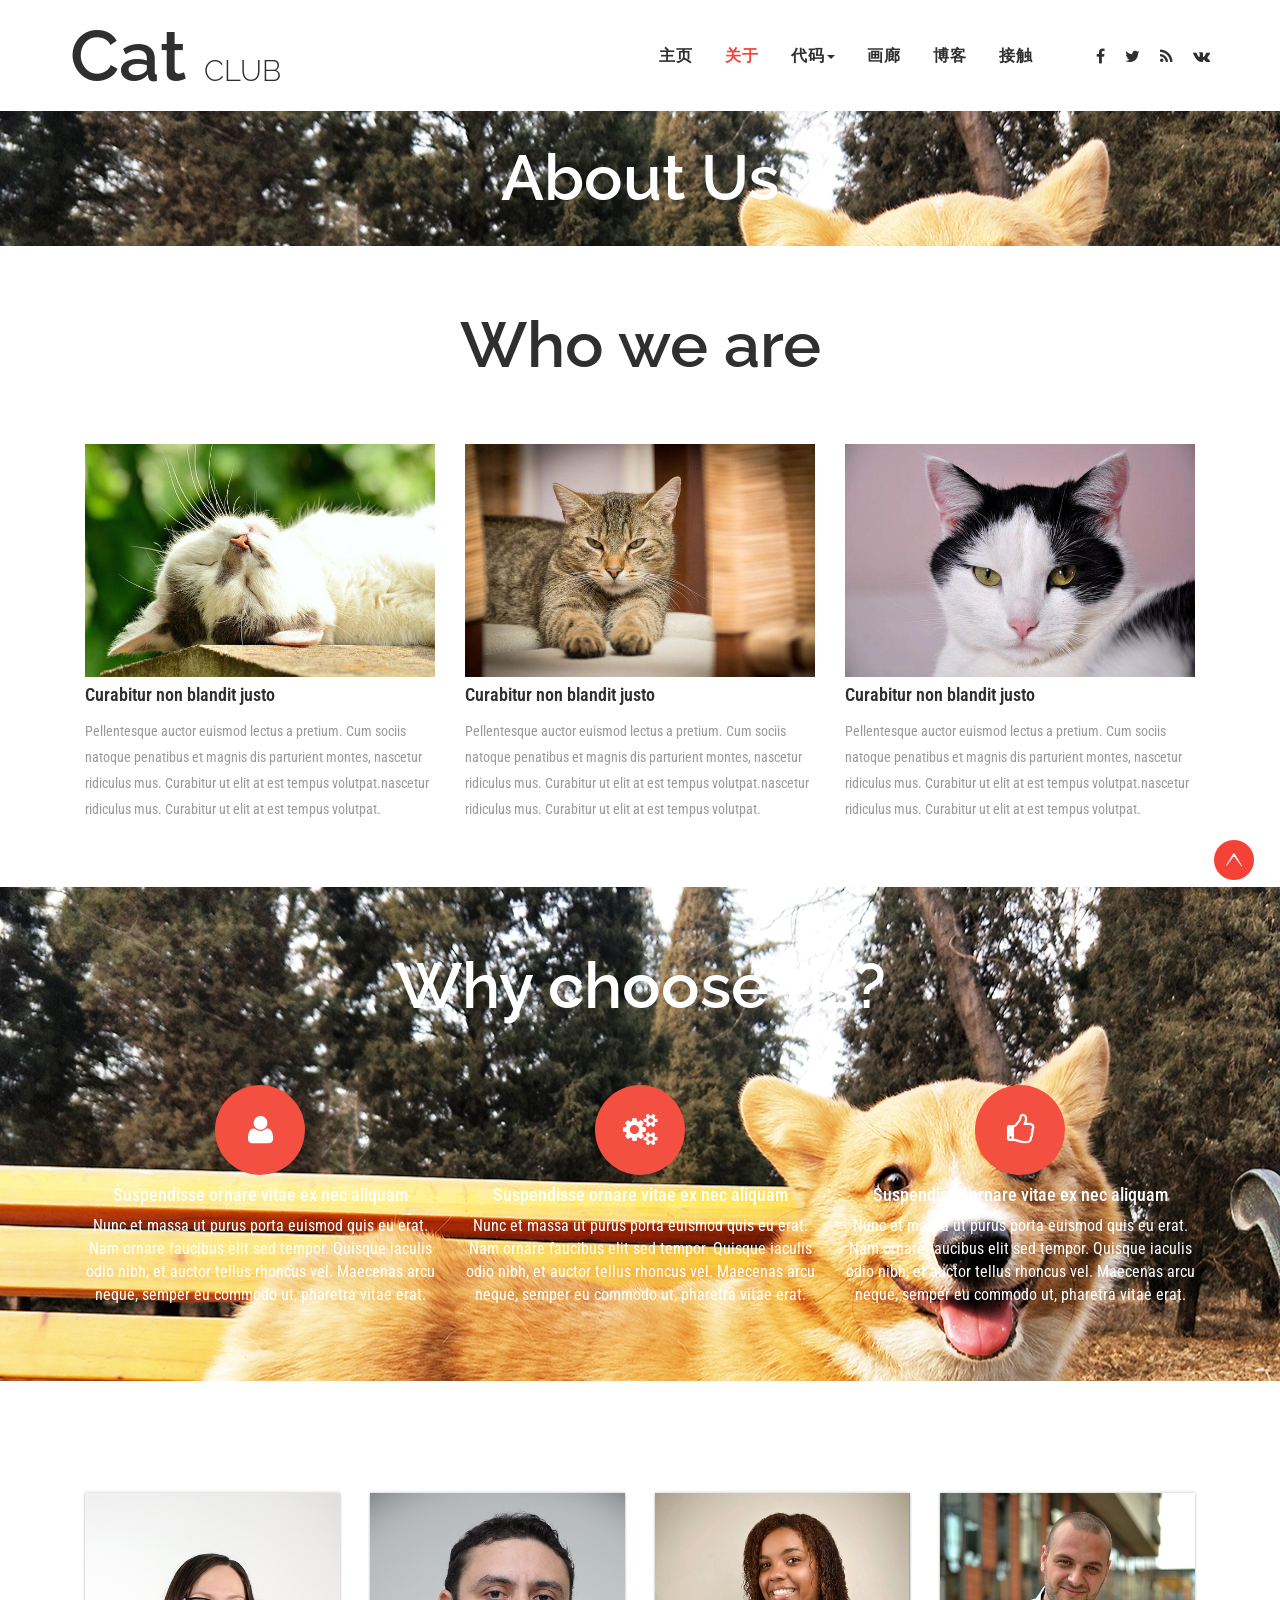
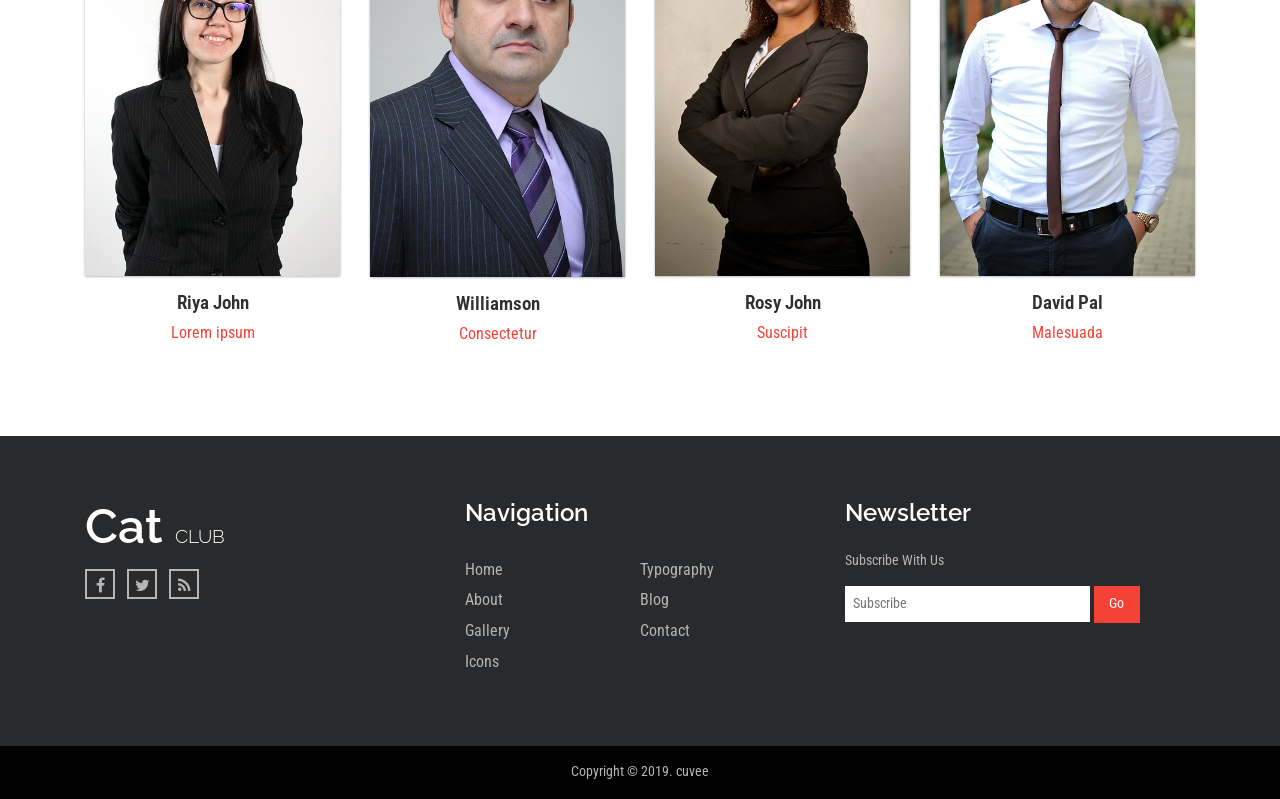
<file: src/main/resources/static/about.html>
<!DOCTYPE html>
<html lang="en">
<head>
<title>About</title>
<meta name="viewport" content="width=device-width, initial-scale=1">
<meta charset="utf-8">
<meta name="keywords" content="" />
<script type="application/x-javascript"> addEventListener("load", function() { setTimeout(hideURLbar, 0); }, false); function hideURLbar(){ window.scrollTo(0,1); } </script>
<!-- bootstrap-css -->
<link href="css/bootstrap.css" rel="stylesheet" type="text/css" media="all" />
<!--// bootstrap-css -->
<!-- css -->
<link rel="stylesheet" href="css/style.css" type="text/css" media="all" />
<!--// css -->
<!-- font-awesome icons -->
<link href="css/font-awesome.css" rel="stylesheet"> 
<!-- //font-awesome icons -->
<!-- font -->
<link href='http://fonts.googleapis.com/css?family=Pacifico' rel='stylesheet' type='text/css'>
<link href="http://fonts.googleapis.com/css?family=Raleway:100,100i,200,200i,300,300i,400,400i,500,500i,600,600i,700,700i,800,800i,900,900i" rel="stylesheet">
<link href='http://fonts.googleapis.com/css?family=Roboto+Condensed:400,700italic,700,400italic,300italic,300' rel='stylesheet' type='text/css'>
<!-- //font -->
<script src="js/jquery-1.11.1.min.js"></script>
<script src="js/bootstrap.js"></script>
<script type="text/javascript">
	jQuery(document).ready(function($) {
		$(".scroll").click(function(event){		
			event.preventDefault();
			$('html,body').animate({scrollTop:$(this.hash).offset().top},1000);
		});
	});
</script> 
<!--[if lt IE 9]>
  <script src="https://oss.maxcdn.com/libs/html5shiv/3.7.0/html5shiv.js"></script>
<![endif]-->
</head>
<body>
	<!-- banner -->
	<div class="banner about-banner">
		<div class="header about-header">
			<div class="container">
				<div class="header-left">
					<div class="w3layouts-logo">
						<h1>
							<a href="index.html">Cat <span>Club</span></a>
						</h1>
					</div>
				</div>
				<div class="header-right">
					<div class="top-nav">
						<nav class="navbar navbar-default">
								<div class="navbar-header">
									<button type="button" class="navbar-toggle collapsed" data-toggle="collapse" data-target="#bs-example-navbar-collapse-1">
										<span class="sr-only">Toggle navigation</span>
										<span class="icon-bar"></span>
										<span class="icon-bar"></span>
										<span class="icon-bar"></span>
									</button>
								</div>
							<!-- Collect the nav links, forms, and other content for toggling -->
							<div class="collapse navbar-collapse" id="bs-example-navbar-collapse-1">
								<ul class="nav navbar-nav">
									<li><a href="index.html">主页</a></li>
									<li><a class="active" href="about.html">关于</a></li>
									<li class=""><a href="#" class="dropdown-toggle hvr-bounce-to-bottom" data-toggle="dropdown" role="button" aria-haspopup="true" aria-expanded="false">代码<span class="caret"></span></a>
										<ul class="dropdown-menu">
											<li><a class="hvr-bounce-to-bottom" href="icons.html">图标</a></li>
											<li><a class="hvr-bounce-to-bottom" href="typography.html">排版</a></li>          
										</ul>
									</li>								
									<li><a href="gallery.html">画廊</a></li>
									<li><a href="blog.html">博客</a></li>
									<li><a href="contact.html">接触</a></li>
								</ul>	
								<div class="clearfix"> </div>
							</div>	
						</nav>		
					</div>
					<div class="agileinfo-social-grids">
						<ul>
							<li><a href="#"><i class="fa fa-facebook"></i></a></li>
							<li><a href="#"><i class="fa fa-twitter"></i></a></li>
							<li><a href="#"><i class="fa fa-rss"></i></a></li>
							<li><a href="#"><i class="fa fa-vk"></i></a></li>
						</ul>
					</div>
					<div class="clearfix"> </div>
				</div>
				<div class="clearfix"> </div>
			</div>
		</div>
		<div class="about-heading">	
			<div class="container">
				<h2>About Us</h2>
			</div>
		</div>
	</div>
	<!-- //banner -->
	<!-- about -->
	<div class="about">
		<!-- about-top -->
		<div class="agileits-about-top">
			<div class="container">
				<div class="agileits-about-top-heading">
					<h3>Who we are</h3>
				</div>
				<div class="agileinfo-top-grids">
					<div class="col-sm-4 wthree-top-grid">
						<img src="images/a1.jpg" alt="" />
						<h4>Curabitur non blandit justo</h4>
						<p>Pellentesque auctor euismod lectus a pretium. Cum sociis natoque penatibus et magnis dis parturient montes, nascetur ridiculus mus. Curabitur ut elit at est tempus volutpat.nascetur ridiculus mus. Curabitur ut elit at est tempus volutpat.</p>
					</div>
					<div class="col-sm-4 wthree-top-grid">
						<img src="images/a2.jpg" alt="" />
						<h4>Curabitur non blandit justo</h4>
						<p>Pellentesque auctor euismod lectus a pretium. Cum sociis natoque penatibus et magnis dis parturient montes, nascetur ridiculus mus. Curabitur ut elit at est tempus volutpat.nascetur ridiculus mus. Curabitur ut elit at est tempus volutpat.</p>
					</div>
					<div class="col-sm-4 wthree-top-grid">
						<img src="images/a3.jpg" alt="" />
						<h4>Curabitur non blandit justo</h4>
						<p>Pellentesque auctor euismod lectus a pretium. Cum sociis natoque penatibus et magnis dis parturient montes, nascetur ridiculus mus. Curabitur ut elit at est tempus volutpat.nascetur ridiculus mus. Curabitur ut elit at est tempus volutpat.</p>
					</div>
					<div class="clearfix"> </div>
				</div>
			</div>
		</div>
		<!-- //about-top -->
		
		<!-- choose -->
		<div class="w3-agileits-choose">
			<div class="container">
				<div class="agileits-about-top-heading agileits-w3layouts-choose-heading">
					<h3>Why choose us?</h3>
				</div>
				<div class="agile-choose-grids">
					<div class="col-sm-4 agile-choose-grid">
						<div class="choose-icon">
							<i class="fa fa-user" aria-hidden="true"></i>
						</div>
						<div class="choose-info">
							<h4>Suspendisse ornare vitae ex nec aliquam</h4>
							<p>Nunc et massa ut purus porta euismod quis eu erat. Nam ornare faucibus elit sed tempor. Quisque iaculis odio nibh, et auctor tellus rhoncus vel. Maecenas arcu neque, semper eu commodo ut, pharetra vitae erat.</p>
						</div>
					</div>
					<div class="col-sm-4 agile-choose-grid">
						<div class="choose-icon">
							<i class="fa fa-cogs" aria-hidden="true"></i>
						</div>
						<div class="choose-info">
							<h4>Suspendisse ornare vitae ex nec aliquam</h4>
							<p>Nunc et massa ut purus porta euismod quis eu erat. Nam ornare faucibus elit sed tempor. Quisque iaculis odio nibh, et auctor tellus rhoncus vel. Maecenas arcu neque, semper eu commodo ut, pharetra vitae erat.</p>
						</div>
					</div>
					<div class="col-sm-4 agile-choose-grid">
						<div class="choose-icon">
							<i class="fa fa-thumbs-o-up" aria-hidden="true"></i>
						</div>
						<div class="choose-info">
							<h4>Suspendisse ornare vitae ex nec aliquam</h4>
							<p>Nunc et massa ut purus porta euismod quis eu erat. Nam ornare faucibus elit sed tempor. Quisque iaculis odio nibh, et auctor tellus rhoncus vel. Maecenas arcu neque, semper eu commodo ut, pharetra vitae erat.</p>
						</div>
					</div>
				</div>	
			</div>
		</div>
		<!-- //choose -->
		<!-- team -->
		<div class="team">
			<div class="container">
				<div class="agile_team_grids">
					<div class="col-md-3 agile_team_grid">
						<div class="agile_team_grid_main">
							<img src="images/t2.jpg" alt=" " class="img-responsive">
							<div class="p-mask">
								<ul class="top-links two">
									<li><a href="#"><i class="fa fa-facebook"></i></a></li>
									<li><a href="#"><i class="fa fa-twitter"></i></a></li>
									<li><a href="#"><i class="fa fa-linkedin"></i></a></li>
									<li><a href="#"><i class="fa fa-google-plus"></i></a></li>
								</ul>
							</div>
						</div>
						<div class="agile_team_grid1">
							<h3>Riya John</h3>
							<p>Lorem ipsum</p>
						</div>
					</div>
					<div class="col-md-3 agile_team_grid">
						<div class="agile_team_grid_main">
							<img src="images/t1.jpg" alt=" " class="img-responsive">
							<div class="p-mask">
								<ul class="top-links two">
									<li><a href="#"><i class="fa fa-facebook"></i></a></li>
									<li><a href="#"><i class="fa fa-twitter"></i></a></li>
									<li><a href="#"><i class="fa fa-linkedin"></i></a></li>
									<li><a href="#"><i class="fa fa-google-plus"></i></a></li>
								</ul>
							</div>
						</div>
						<div class="agile_team_grid1">
							<h3>Williamson </h3>
							<p>Consectetur </p>
						</div>
					</div>
					<div class="col-md-3 agile_team_grid three">
						<div class="agile_team_grid_main">
							<img src="images/t3.jpg" alt=" " class="img-responsive">
							<div class="p-mask">
								<ul class="top-links two">
									<li><a href="#"><i class="fa fa-facebook"></i></a></li>
									<li><a href="#"><i class="fa fa-twitter"></i></a></li>
									<li><a href="#"><i class="fa fa-linkedin"></i></a></li>
									<li><a href="#"><i class="fa fa-google-plus"></i></a></li>
								</ul>
							</div>
						</div>
						<div class="agile_team_grid1">
							<h3>Rosy John</h3>
							<p>Suscipit</p>
						</div>
					</div>
					<div class="col-md-3 agile_team_grid four">
						<div class="agile_team_grid_main">
							<img src="images/t4.jpg" alt=" " class="img-responsive">
							<div class="p-mask">
								<ul class="top-links two">
									<li><a href="#"><i class="fa fa-facebook"></i></a></li>
									<li><a href="#"><i class="fa fa-twitter"></i></a></li>
									<li><a href="#"><i class="fa fa-linkedin"></i></a></li>
									<li><a href="#"><i class="fa fa-google-plus"></i></a></li>
								</ul>
							</div>
						</div>
						<div class="agile_team_grid1">
							<h3>David Pal</h3>
							<p>Malesuada </p>
						</div>
					</div>
					<div class="clearfix"> </div>
				</div>
			</div>
		</div>
		<!-- //team -->
	</div>
	<!-- //about -->
	<!-- footer -->
	<footer>
		<div class="container">
			<div class="agileits-w3layouts-footer-grids">
				<div class="col-md-4 footer-left">
					<h3>
						<a href="index.html">Cat <span>Club</span></a>
					</h3>
					<div class="footer-social-grids">
						<ul>
							<li><a href="#"><i class="fa fa-facebook"></i></a></li>
							<li><a href="#"><i class="fa fa-twitter"></i></a></li>
							<li><a href="#"><i class="fa fa-rss"></i></a></li>
						</ul>
					</div>
				</div>
				<div class="col-md-4 footer-left">
					<h4>Navigation</h4>
					<div class="col-md-6 footer-grid-left">
						<ul>
							<li><a class="active" href="index.html">Home</a></li>
							<li><a href="about.html">About</a></li>								
							<li><a href="gallery.html">Gallery</a></li>
							<li><a href="icons.html">Icons</a></li>
						</ul>
					</div>
					<div class="col-md-6 footer-grid-left">
						<ul>
							<li><a href="typography.html">Typography</a></li>
							<li><a href="blog.html">Blog</a></li>
							<li><a href="contact.html">Contact</a></li>
						</ul>
					</div>
					<div class="clearfix"> </div>
				</div>
				<div class="col-md-4 footer-left">
					<h4>Newsletter</h4>
					<p>Subscribe With Us</p>
					<form action="#" method="post">
						<input type="email" placeholder="Subscribe" name="Subscribe" required="">
						<button class="btn1">Go</button>
					</form>
				</div>
				<div class="clearfix"> </div>
			</div>
		</div>
	</footer>
	<!-- footer -->
	<!-- copyright -->
	<div class="copyright">
		<div class="container">
		<p>Copyright &copy; 2019. cuvee</p>
		</div>
	</div>
	<!-- //copyright -->
	<script src="js/SmoothScroll.min.js"></script>
<script type="text/javascript" src="js/move-top.js"></script>
<script type="text/javascript" src="js/easing.js"></script>
	<!-- here stars scrolling icon -->
	<script type="text/javascript">
		$(document).ready(function() {
			/*
				var defaults = {
				containerID: 'toTop', // fading element id
				containerHoverID: 'toTopHover', // fading element hover id
				scrollSpeed: 1200,
				easingType: 'linear' 
				};
			*/
								
			$().UItoTop({ easingType: 'easeOutQuart' });
								
			});
	</script>
<!-- //here ends scrolling icon -->
</body>	
</html>
</file>
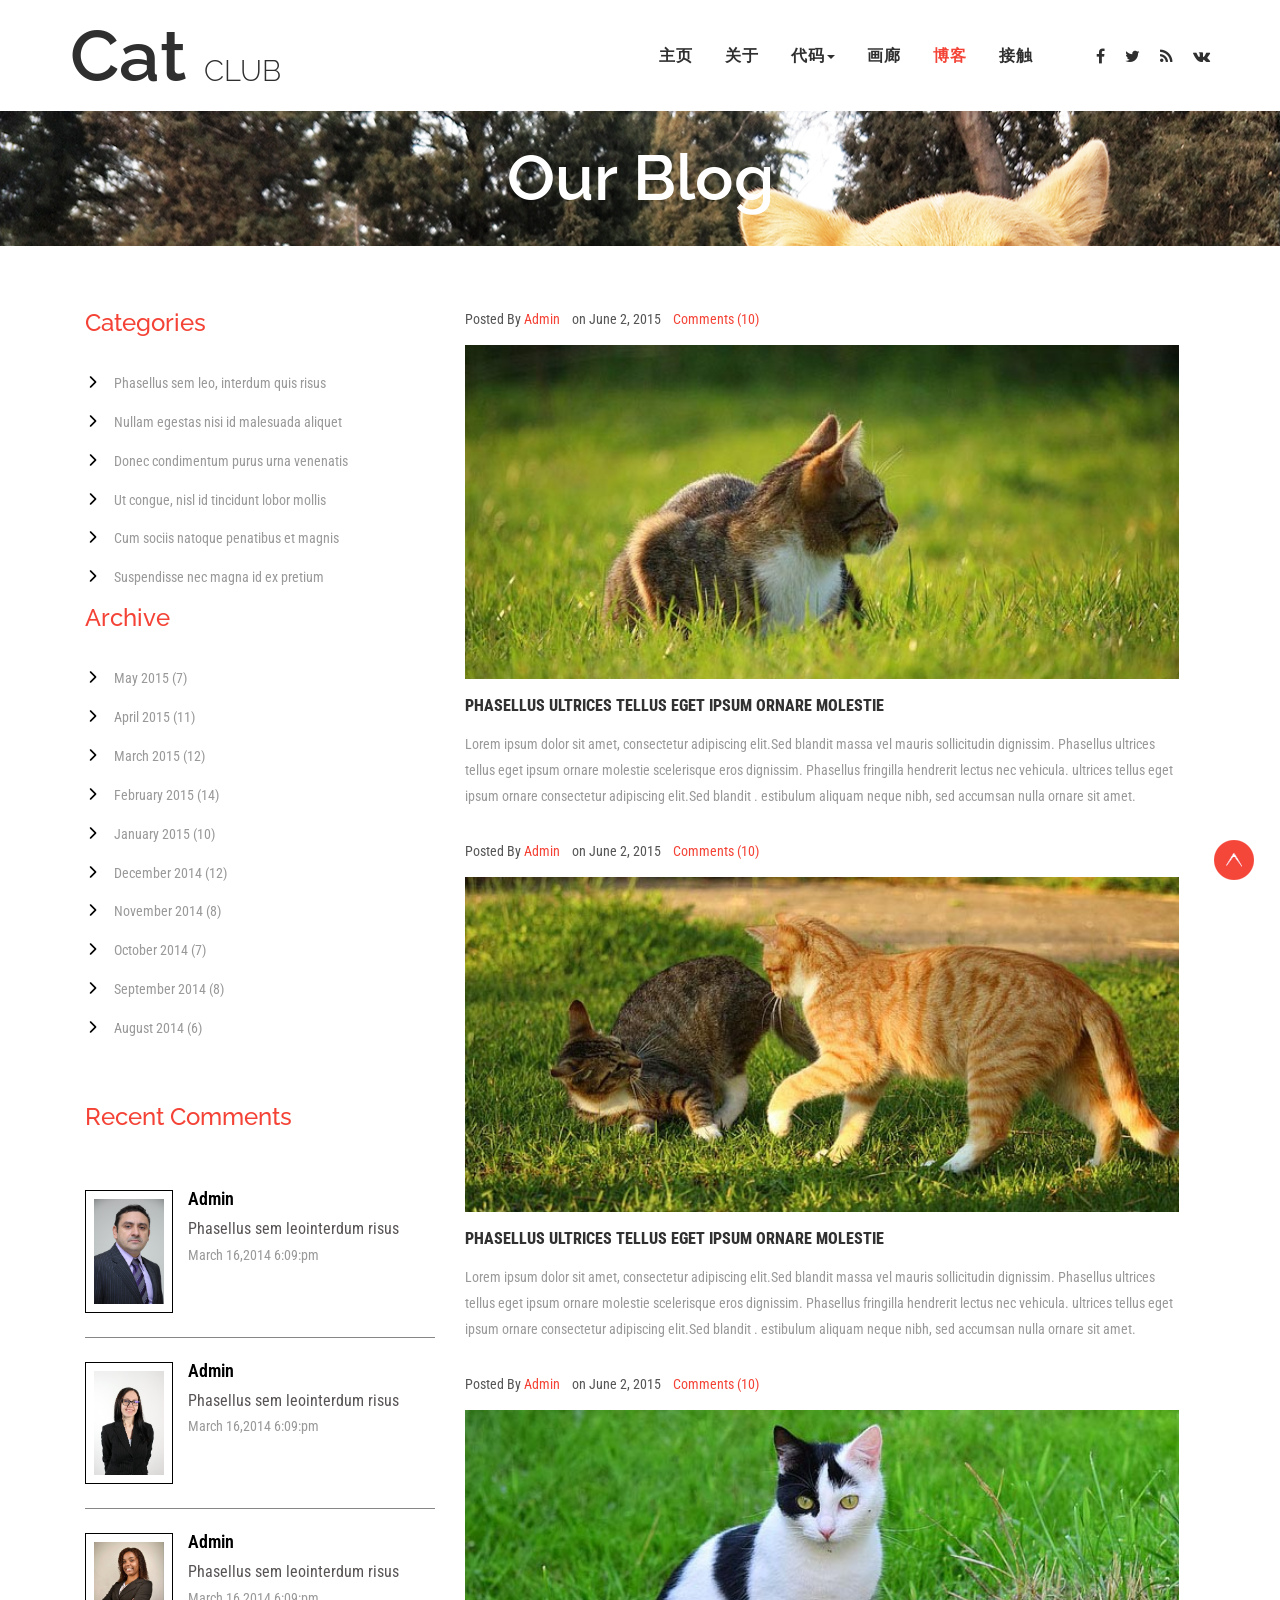
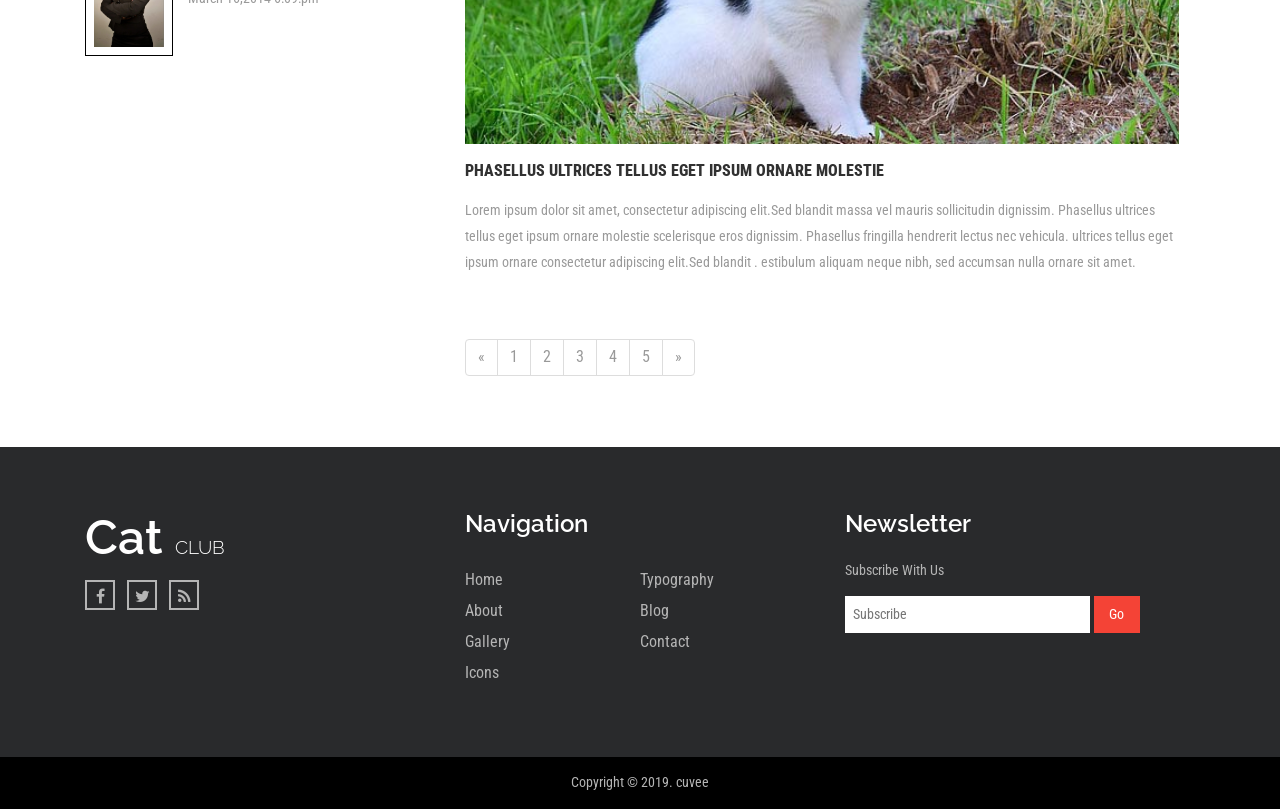
<file: src/main/resources/static/blog.html>
<!DOCTYPE html>
<html lang="en">
<head>
<title>Blog</title>
<meta name="viewport" content="width=device-width, initial-scale=1">
<meta charset="utf-8">
<meta name="keywords" content="" />
<script type="application/x-javascript"> addEventListener("load", function() { setTimeout(hideURLbar, 0); }, false); function hideURLbar(){ window.scrollTo(0,1); } </script>
<!-- bootstrap-css -->
<link href="css/bootstrap.css" rel="stylesheet" type="text/css" media="all" />
<!--// bootstrap-css -->
<!-- css -->
<link rel="stylesheet" href="css/style.css" type="text/css" media="all" />
<!--// css -->
<!-- font-awesome icons -->
<link href="css/font-awesome.css" rel="stylesheet"> 
<!-- //font-awesome icons -->
<!-- font -->
<link href='http://fonts.googleapis.com/css?family=Pacifico' rel='stylesheet' type='text/css'>
<link href="http://fonts.googleapis.com/css?family=Raleway:100,100i,200,200i,300,300i,400,400i,500,500i,600,600i,700,700i,800,800i,900,900i" rel="stylesheet">
<link href='http://fonts.googleapis.com/css?family=Roboto+Condensed:400,700italic,700,400italic,300italic,300' rel='stylesheet' type='text/css'>
<!-- //font -->
<script src="js/jquery-1.11.1.min.js"></script>
<script src="js/bootstrap.js"></script>
<script type="text/javascript">
	jQuery(document).ready(function($) {
		$(".scroll").click(function(event){		
			event.preventDefault();
			$('html,body').animate({scrollTop:$(this.hash).offset().top},1000);
		});
	});
</script> 
<!--[if lt IE 9]>
  <script src="https://oss.maxcdn.com/libs/html5shiv/3.7.0/html5shiv.js"></script>
<![endif]-->
</head>
<body>
	<!-- banner -->
	<div class="banner about-banner">
		<div class="header about-header">
			<div class="container">
				<div class="header-left">
					<div class="w3layouts-logo">
						<h1>
							<a href="index.html">Cat <span>Club</span></a>
						</h1>
					</div>
				</div>
				<div class="header-right">
					<div class="top-nav">
						<nav class="navbar navbar-default">
								<div class="navbar-header">
									<button type="button" class="navbar-toggle collapsed" data-toggle="collapse" data-target="#bs-example-navbar-collapse-1">
										<span class="sr-only">Toggle navigation</span>
										<span class="icon-bar"></span>
										<span class="icon-bar"></span>
										<span class="icon-bar"></span>
									</button>
								</div>
							<!-- Collect the nav links, forms, and other content for toggling -->
							<div class="collapse navbar-collapse" id="bs-example-navbar-collapse-1">
								<ul class="nav navbar-nav">
									<li><a href="index.html">主页</a></li>
									<li><a href="about.html">关于</a></li>
									<li class=""><a href="#" class="dropdown-toggle hvr-bounce-to-bottom" data-toggle="dropdown" role="button" aria-haspopup="true" aria-expanded="false">代码<span class="caret"></span></a>
										<ul class="dropdown-menu">
											<li><a class="hvr-bounce-to-bottom" href="icons.html">图标</a></li>
											<li><a class="hvr-bounce-to-bottom" href="typography.html">排版</a></li>          
										</ul>
									</li>								
									<li><a href="gallery.html">画廊</a></li>
									<li><a class="active" href="blog.html">博客</a></li>
									<li><a href="contact.html">接触</a></li>
								</ul>	
								<div class="clearfix"> </div>
							</div>	
						</nav>		
					</div>
					<div class="agileinfo-social-grids">
						<ul>
							<li><a href="#"><i class="fa fa-facebook"></i></a></li>
							<li><a href="#"><i class="fa fa-twitter"></i></a></li>
							<li><a href="#"><i class="fa fa-rss"></i></a></li>
							<li><a href="#"><i class="fa fa-vk"></i></a></li>
						</ul>
					</div>
					<div class="clearfix"> </div>
				</div>
				<div class="clearfix"> </div>
			</div>
		</div>
		<div class="about-heading">	
			<div class="container">
				<h2>Our Blog</h2>
			</div>
		</div>
	</div>
	<!-- //banner -->
	<!-- blog -->
	<div class="blog">
		<!-- container -->
		<div class="container">
			<div class="blog-top-grids">
				<div class="col-md-8 blog-top-left-grid">
					<div class="left-blog">
						<div class="blog-left">
							<div class="blog-left-left">
								<p>Posted By <a href="#">Admin</a> &nbsp;&nbsp; on June 2, 2015 &nbsp;&nbsp; <a href="#">Comments (10)</a></p>
								<a href="single.html"><img src="images/b1.jpg" alt="" /></a>
							</div>
							<div class="blog-left-right">
								<a href="single.html">Phasellus ultrices tellus eget ipsum ornare molestie </a>
								<p>Lorem ipsum dolor sit amet, consectetur adipiscing elit.Sed blandit massa vel mauris sollicitudin 
								dignissim. Phasellus ultrices tellus eget ipsum ornare molestie scelerisque eros dignissim. Phasellus 
								fringilla hendrerit lectus nec vehicula. ultrices tellus eget ipsum ornare consectetur adipiscing elit.Sed blandit .
								estibulum aliquam neque nibh, sed accumsan nulla ornare sit amet. 
							</p>
							</div>
							<div class="clearfix"> </div>
						</div>
						<div class="blog-left">
							<div class="blog-left-left">
								<p>Posted By <a href="#">Admin</a> &nbsp;&nbsp; on June 2, 2015 &nbsp;&nbsp; <a href="#">Comments (10)</a></p>
								<a href="single.html"><img src="images/b2.jpg" alt="" /></a>
							</div>
							<div class="blog-left-right wow fadeInRight animated animated" data-wow-delay=".5s">
								<a href="single.html">Phasellus ultrices tellus eget ipsum ornare molestie</a>
								<p>Lorem ipsum dolor sit amet, consectetur adipiscing elit.Sed blandit massa vel mauris sollicitudin 
								dignissim. Phasellus ultrices tellus eget ipsum ornare molestie scelerisque eros dignissim. Phasellus 
								fringilla hendrerit lectus nec vehicula. ultrices tellus eget ipsum ornare consectetur adipiscing elit.Sed blandit .
								estibulum aliquam neque nibh, sed accumsan nulla ornare sit amet.
								</p>
							</div>
							<div class="clearfix"> </div>
						</div>
						<div class="blog-left">
							<div class="blog-left-left">
								<p>Posted By <a href="#">Admin</a> &nbsp;&nbsp; on June 2, 2015 &nbsp;&nbsp; <a href="#">Comments (10)</a></p>
								<a href="single.html"><img src="images/b3.jpg" alt="" /></a>
							</div>
							<div class="blog-left-right">
								<a href="single.html">Phasellus ultrices tellus eget ipsum ornare molestie</a>
								<p>Lorem ipsum dolor sit amet, consectetur adipiscing elit.Sed blandit massa vel mauris sollicitudin 
								dignissim. Phasellus ultrices tellus eget ipsum ornare molestie scelerisque eros dignissim. Phasellus 
								fringilla hendrerit lectus nec vehicula. ultrices tellus eget ipsum ornare consectetur adipiscing elit.Sed blandit .
								estibulum aliquam neque nibh, sed accumsan nulla ornare sit amet. 
								</p>
							</div>
							<div class="clearfix"> </div>
						</div>
					</div>
					<nav>
						<ul class="pagination">
							<li>
								<a href="#" aria-label="Previous">
									<span aria-hidden="true">«</span>
								</a>
							</li>
							<li><a href="#">1</a></li>
							<li><a href="#">2</a></li>
							<li><a href="#">3</a></li>
							<li><a href="#">4</a></li>
							<li><a href="#">5</a></li>
							<li>
								<a href="#" aria-label="Next">
									<span aria-hidden="true">»</span>
								</a>
							</li>
						</ul>
					</nav>
				</div>
				<div class="col-md-4 blog-top-right-grid">
					<div class="Categories">
						<h3>Categories</h3>
						<ul>
							<li><a href="#">Phasellus sem leo, interdum quis risus</a></li>
							<li><a href="#">Nullam egestas nisi id malesuada aliquet </a></li>
							<li><a href="#"> Donec condimentum purus urna venenatis</a></li>
							<li><a href="#">Ut congue, nisl id tincidunt lobor mollis</a></li>
							<li><a href="#">Cum sociis natoque penatibus et magnis</a></li>
							<li><a href="#">Suspendisse nec magna id ex pretium</a></li>
						</ul>
					</div>
					<div class="Categories">
						<h3>Archive</h3>
						<ul class="marked-list offs1">
							<li><a href="#">May 2015 (7)</a></li>
							<li><a href="#">April 2015 (11)</a></li>
							<li><a href="#">March 2015 (12)</a></li>
							<li><a href="#">February 2015 (14)</a> </li>
							<li><a href="#">January 2015 (10)</a></li>    
							<li><a href="#">December 2014 (12)</a></li>
							<li><a href="#">November 2014 (8)</a></li>
							<li><a href="#">October 2014 (7)</a> </li>
							<li><a href="#">September 2014 (8)</a></li>
							<li><a href="#">August 2014 (6)</a></li>                          
						</ul>
					</div>
					<div class="comments">
						<h3>Recent Comments</h3>
						<div class="comments-text">
							<div class="col-md-3 comments-left">
								<img src="images/t1.jpg" alt="" />
							</div>
							<div class="col-md-9 comments-right">
								<h5>Admin</h5>
								<a href="#">Phasellus sem leointerdum risus</a> 
								<p>March 16,2014 6:09:pm</p>
							</div>
							<div class="clearfix"> </div>
						</div>
						<div class="comments-text">
							<div class="col-md-3 comments-left">
								<img src="images/t2.jpg" alt="" />
							</div>
							<div class="col-md-9 comments-right">
								<h5>Admin</h5>
								<a href="#">Phasellus sem leointerdum risus</a> 
								<p>March 16,2014 6:09:pm</p>
							</div>
							<div class="clearfix"> </div>
						</div>
						<div class="comments-text">
							<div class="col-md-3 comments-left">
								<img src="images/t3.jpg" alt="" />
							</div>
							<div class="col-md-9 comments-right">
								<h5>Admin</h5>
								<a href="#">Phasellus sem leointerdum risus</a> 
								<p>March 16,2014 6:09:pm</p>
							</div>
							<div class="clearfix"> </div>
						</div>
					</div>
				</div>
				<div class="clearfix"> </div>
			</div>
		</div>
		<!-- //container -->
	</div>
	<!-- //blog -->
	<!-- footer -->
	<footer>
		<div class="container">
			<div class="agileits-w3layouts-footer-grids">
				<div class="col-md-4 footer-left">
					<h3>
						<a href="index.html">Cat <span>Club</span></a>
					</h3>
					<div class="footer-social-grids">
						<ul>
							<li><a href="#"><i class="fa fa-facebook"></i></a></li>
							<li><a href="#"><i class="fa fa-twitter"></i></a></li>
							<li><a href="#"><i class="fa fa-rss"></i></a></li>
						</ul>
					</div>
				</div>
				<div class="col-md-4 footer-left">
					<h4>Navigation</h4>
					<div class="col-md-6 footer-grid-left">
						<ul>
							<li><a class="active" href="index.html">Home</a></li>
							<li><a href="about.html">About</a></li>								
							<li><a href="gallery.html">Gallery</a></li>
							<li><a href="icons.html">Icons</a></li>
						</ul>
					</div>
					<div class="col-md-6 footer-grid-left">
						<ul>
							<li><a href="typography.html">Typography</a></li>
							<li><a href="blog.html">Blog</a></li>
							<li><a href="contact.html">Contact</a></li>
						</ul>
					</div>
					<div class="clearfix"> </div>
				</div>
				<div class="col-md-4 footer-left">
					<h4>Newsletter</h4>
					<p>Subscribe With Us</p>
					<form action="#" method="post">
						<input type="email" placeholder="Subscribe" name="Subscribe" required="">
						<button class="btn1">Go</button>
					</form>
				</div>
				<div class="clearfix"> </div>
			</div>
		</div>
	</footer>
	<!-- footer -->
	<!-- copyright -->
	<div class="copyright">
		<div class="container">
		<p>Copyright &copy; 2019. cuvee</p>
		</div>
	</div>
	<!-- //copyright -->
	<script src="js/SmoothScroll.min.js"></script>
<script type="text/javascript" src="js/move-top.js"></script>
<script type="text/javascript" src="js/easing.js"></script>
	<!-- here stars scrolling icon -->
	<script type="text/javascript">
		$(document).ready(function() {
			/*
				var defaults = {
				containerID: 'toTop', // fading element id
				containerHoverID: 'toTopHover', // fading element hover id
				scrollSpeed: 1200,
				easingType: 'linear' 
				};
			*/
								
			$().UItoTop({ easingType: 'easeOutQuart' });
								
			});
	</script>
<!-- //here ends scrolling icon -->
</body>	
</html>
</file>
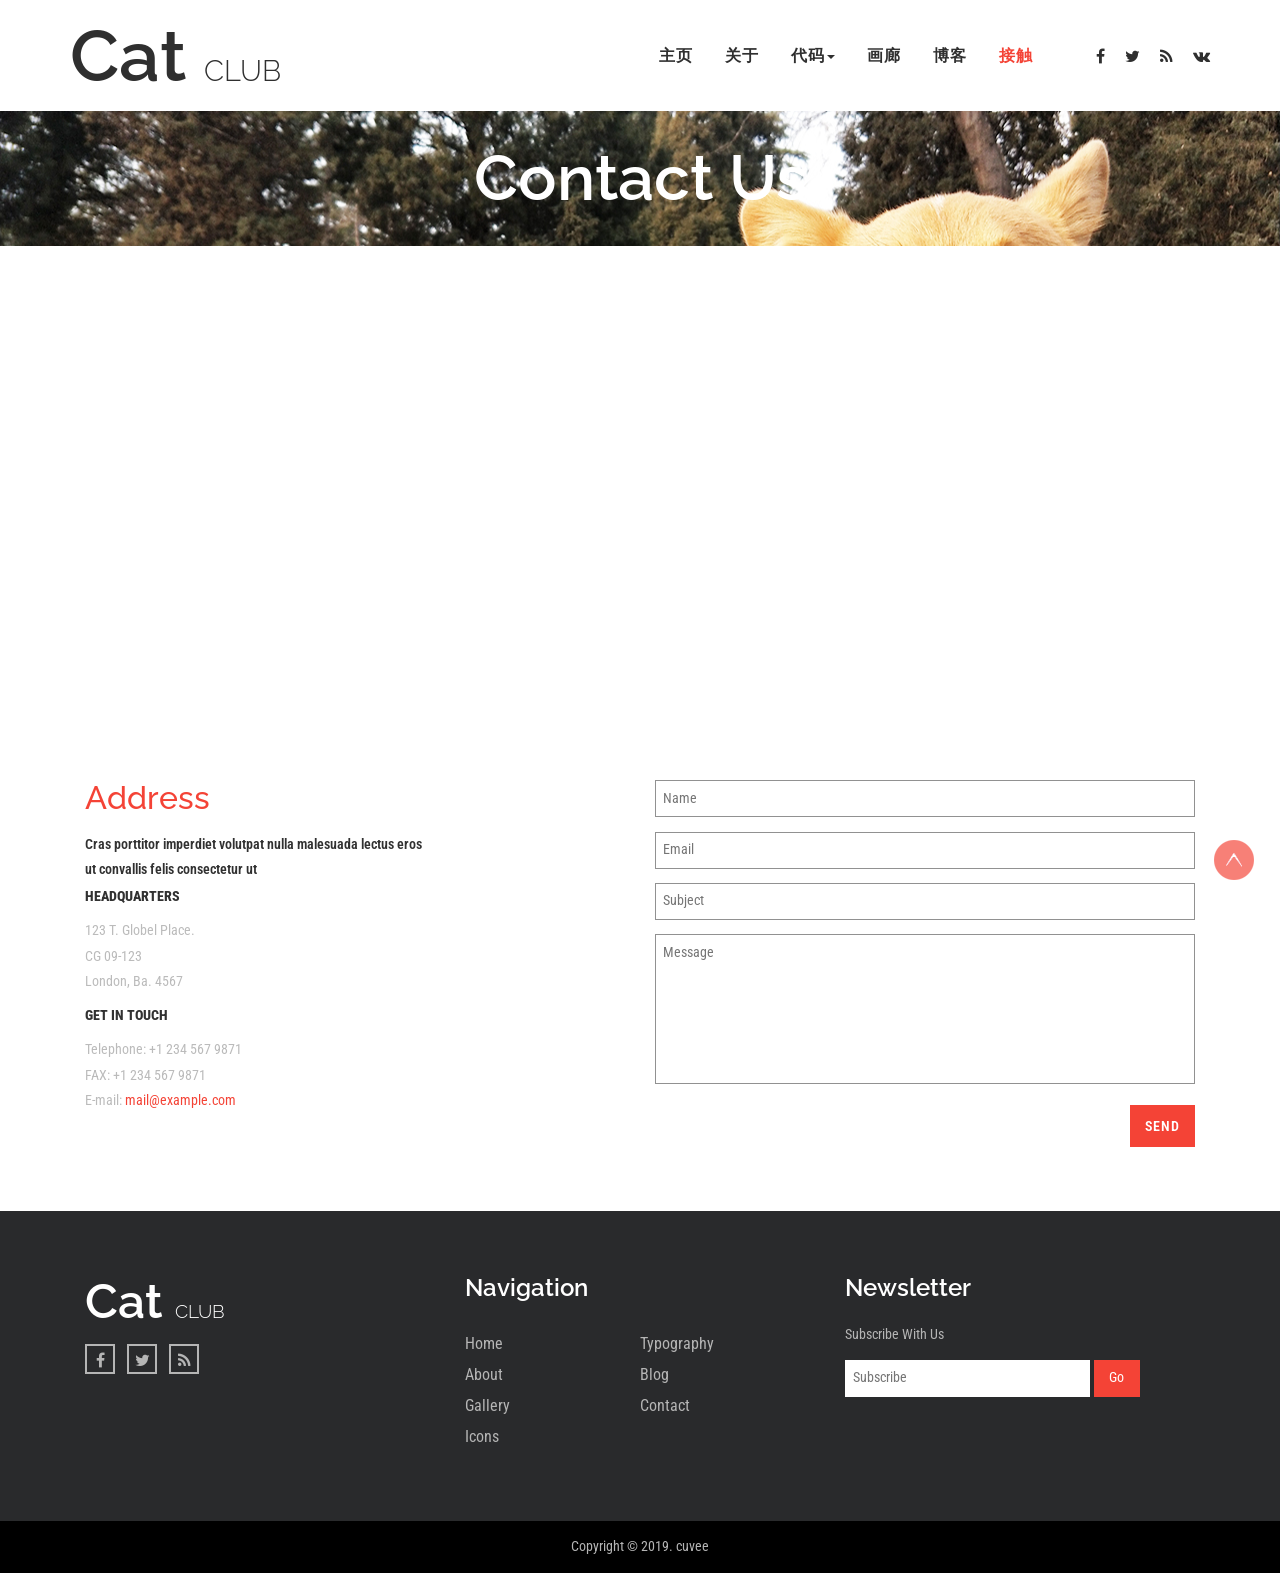
<file: src/main/resources/static/contact.html>
<!DOCTYPE html>
<html lang="en">
<head>
<title>Contact</title>
<meta name="viewport" content="width=device-width, initial-scale=1">
<meta charset="utf-8">
<meta name="keywords" content="" />
<script type="application/x-javascript"> addEventListener("load", function() { setTimeout(hideURLbar, 0); }, false); function hideURLbar(){ window.scrollTo(0,1); } </script>
<!-- bootstrap-css -->
<link href="css/bootstrap.css" rel="stylesheet" type="text/css" media="all" />
<!--// bootstrap-css -->
<!-- css -->
<link rel="stylesheet" href="css/style.css" type="text/css" media="all" />
<!--// css -->
<!-- font-awesome icons -->
<link href="css/font-awesome.css" rel="stylesheet"> 
<!-- //font-awesome icons -->
<!-- font -->
<link href='http://fonts.googleapis.com/css?family=Pacifico' rel='stylesheet' type='text/css'>
<link href="http://fonts.googleapis.com/css?family=Raleway:100,100i,200,200i,300,300i,400,400i,500,500i,600,600i,700,700i,800,800i,900,900i" rel="stylesheet">
<link href='http://fonts.googleapis.com/css?family=Roboto+Condensed:400,700italic,700,400italic,300italic,300' rel='stylesheet' type='text/css'>
<!-- //font -->
<script src="js/jquery-1.11.1.min.js"></script>
<script src="js/bootstrap.js"></script>
<script type="text/javascript">
	jQuery(document).ready(function($) {
		$(".scroll").click(function(event){		
			event.preventDefault();
			$('html,body').animate({scrollTop:$(this.hash).offset().top},1000);
		});
	});
</script> 
<!--[if lt IE 9]>
  <script src="https://oss.maxcdn.com/libs/html5shiv/3.7.0/html5shiv.js"></script>
<![endif]-->
</head>
<body>
	<!-- banner -->
	<div class="banner about-banner">
		<div class="header about-header">
			<div class="container">
				<div class="header-left">
					<div class="w3layouts-logo">
						<h1>
							<a href="index.html">Cat <span>Club</span></a>
						</h1>
					</div>
				</div>
				<div class="header-right">
					<div class="top-nav">
						<nav class="navbar navbar-default">
								<div class="navbar-header">
									<button type="button" class="navbar-toggle collapsed" data-toggle="collapse" data-target="#bs-example-navbar-collapse-1">
										<span class="sr-only">Toggle navigation</span>
										<span class="icon-bar"></span>
										<span class="icon-bar"></span>
										<span class="icon-bar"></span>
									</button>
								</div>
							<!-- Collect the nav links, forms, and other content for toggling -->
							<div class="collapse navbar-collapse" id="bs-example-navbar-collapse-1">
								<ul class="nav navbar-nav">
									<li><a href="index.html">主页</a></li>
									<li><a href="about.html">关于</a></li>
									<li class=""><a href="#" class="dropdown-toggle hvr-bounce-to-bottom" data-toggle="dropdown" role="button" aria-haspopup="true" aria-expanded="false">代码<span class="caret"></span></a>
										<ul class="dropdown-menu">
											<li><a class="hvr-bounce-to-bottom" href="icons.html">图标</a></li>
											<li><a class="hvr-bounce-to-bottom" href="typography.html">排版</a></li>          
										</ul>
									</li>								
									<li><a href="gallery.html">画廊</a></li>
									<li><a href="blog.html">博客</a></li>
									<li><a class="active" href="contact.html">接触</a></li>
								</ul>	
								<div class="clearfix"> </div>
							</div>	
						</nav>		
					</div>
					<div class="agileinfo-social-grids">
						<ul>
							<li><a href="#"><i class="fa fa-facebook"></i></a></li>
							<li><a href="#"><i class="fa fa-twitter"></i></a></li>
							<li><a href="#"><i class="fa fa-rss"></i></a></li>
							<li><a href="#"><i class="fa fa-vk"></i></a></li>
						</ul>
					</div>
					<div class="clearfix"> </div>
				</div>
				<div class="clearfix"> </div>
			</div>
		</div>
		<div class="about-heading">	
			<div class="container">
				<h2>Contact Us</h2>
			</div>
		</div>
	</div>
	<!-- //banner -->
	<!-- contact -->
	<div class="contact-top">
		<!-- container -->
		<div class="container">
			<div class="map">
				<iframe src="https://www.google.com/maps/embed?pb=!1m14!1m12!1m3!1d158858.18237072596!2d-0.10159865000003898!3d51.52864165000001!2m3!1f0!2f0!3f0!3m2!1i1024!2i768!4f13.1!5e0!3m2!1sen!2sin!4v1436514341845" allowfullscreen></iframe>
			</div>
			<div class="mail-grids">
				<div class="col-md-6 mail-grid-left">
					<h3>Address</h3>
					<h5>Cras porttitor imperdiet volutpat nulla malesuada lectus eros <span>ut convallis felis consectetur ut </span></h5>
					<h4>Headquarters</h4>
					<p>123 T. Globel Place.
						<span>CG 09-123</span>
						London, Ba. 4567
					</p>
					<h4>Get In Touch</h4>
					<p>Telephone: +1 234 567 9871
						<span>FAX: +1 234 567 9871</span>
						E-mail: <a href="mailto:info@example.com">mail@example.com</a>
					</p>
				</div>
				<div class="col-md-6 contact-form">
					<form action="#" method="post">
						<input type="text" name="Name" placeholder="Name" required="">
						<input type="email" name="Email" placeholder="Email" required="">
						<input type="text" name="Subject" placeholder="Subject" required="">
						<textarea name="Message" placeholder="Message" required=""></textarea>
						<input type="submit" value="SEND">
					</form>
				</div>
				<div class="clearfix"> </div>
			</div>
		</div>
		<!-- //container -->
	</div>
	<!-- //contact -->
	<!-- footer -->
	<footer>
		<div class="container">
			<div class="agileits-w3layouts-footer-grids">
				<div class="col-md-4 footer-left">
					<h3>
						<a href="index.html">Cat <span>Club</span></a>
					</h3>
					<div class="footer-social-grids">
						<ul>
							<li><a href="#"><i class="fa fa-facebook"></i></a></li>
							<li><a href="#"><i class="fa fa-twitter"></i></a></li>
							<li><a href="#"><i class="fa fa-rss"></i></a></li>
						</ul>
					</div>
				</div>
				<div class="col-md-4 footer-left">
					<h4>Navigation</h4>
					<div class="col-md-6 footer-grid-left">
						<ul>
							<li><a class="active" href="index.html">Home</a></li>
							<li><a href="about.html">About</a></li>								
							<li><a href="gallery.html">Gallery</a></li>
							<li><a href="icons.html">Icons</a></li>
						</ul>
					</div>
					<div class="col-md-6 footer-grid-left">
						<ul>
							<li><a href="typography.html">Typography</a></li>
							<li><a href="blog.html">Blog</a></li>
							<li><a href="contact.html">Contact</a></li>
						</ul>
					</div>
					<div class="clearfix"> </div>
				</div>
				<div class="col-md-4 footer-left">
					<h4>Newsletter</h4>
					<p>Subscribe With Us</p>
					<form action="#" method="post">
						<input type="email" placeholder="Subscribe" name="Subscribe" required="">
						<button class="btn1">Go</button>
					</form>
				</div>
				<div class="clearfix"> </div>
			</div>
		</div>
	</footer>
	<!-- footer -->
	<!-- copyright -->
	<div class="copyright">
		<div class="container">
		<p>Copyright &copy; 2019. cuvee</p>
		</div>
	</div>
	<!-- //copyright -->
	<script src="js/SmoothScroll.min.js"></script>
<script type="text/javascript" src="js/move-top.js"></script>
<script type="text/javascript" src="js/easing.js"></script>
	<!-- here stars scrolling icon -->
	<script type="text/javascript">
		$(document).ready(function() {
			/*
				var defaults = {
				containerID: 'toTop', // fading element id
				containerHoverID: 'toTopHover', // fading element hover id
				scrollSpeed: 1200,
				easingType: 'linear' 
				};
			*/
								
			$().UItoTop({ easingType: 'easeOutQuart' });
								
			});
	</script>
<!-- //here ends scrolling icon -->
</body>	
</html>
</file>
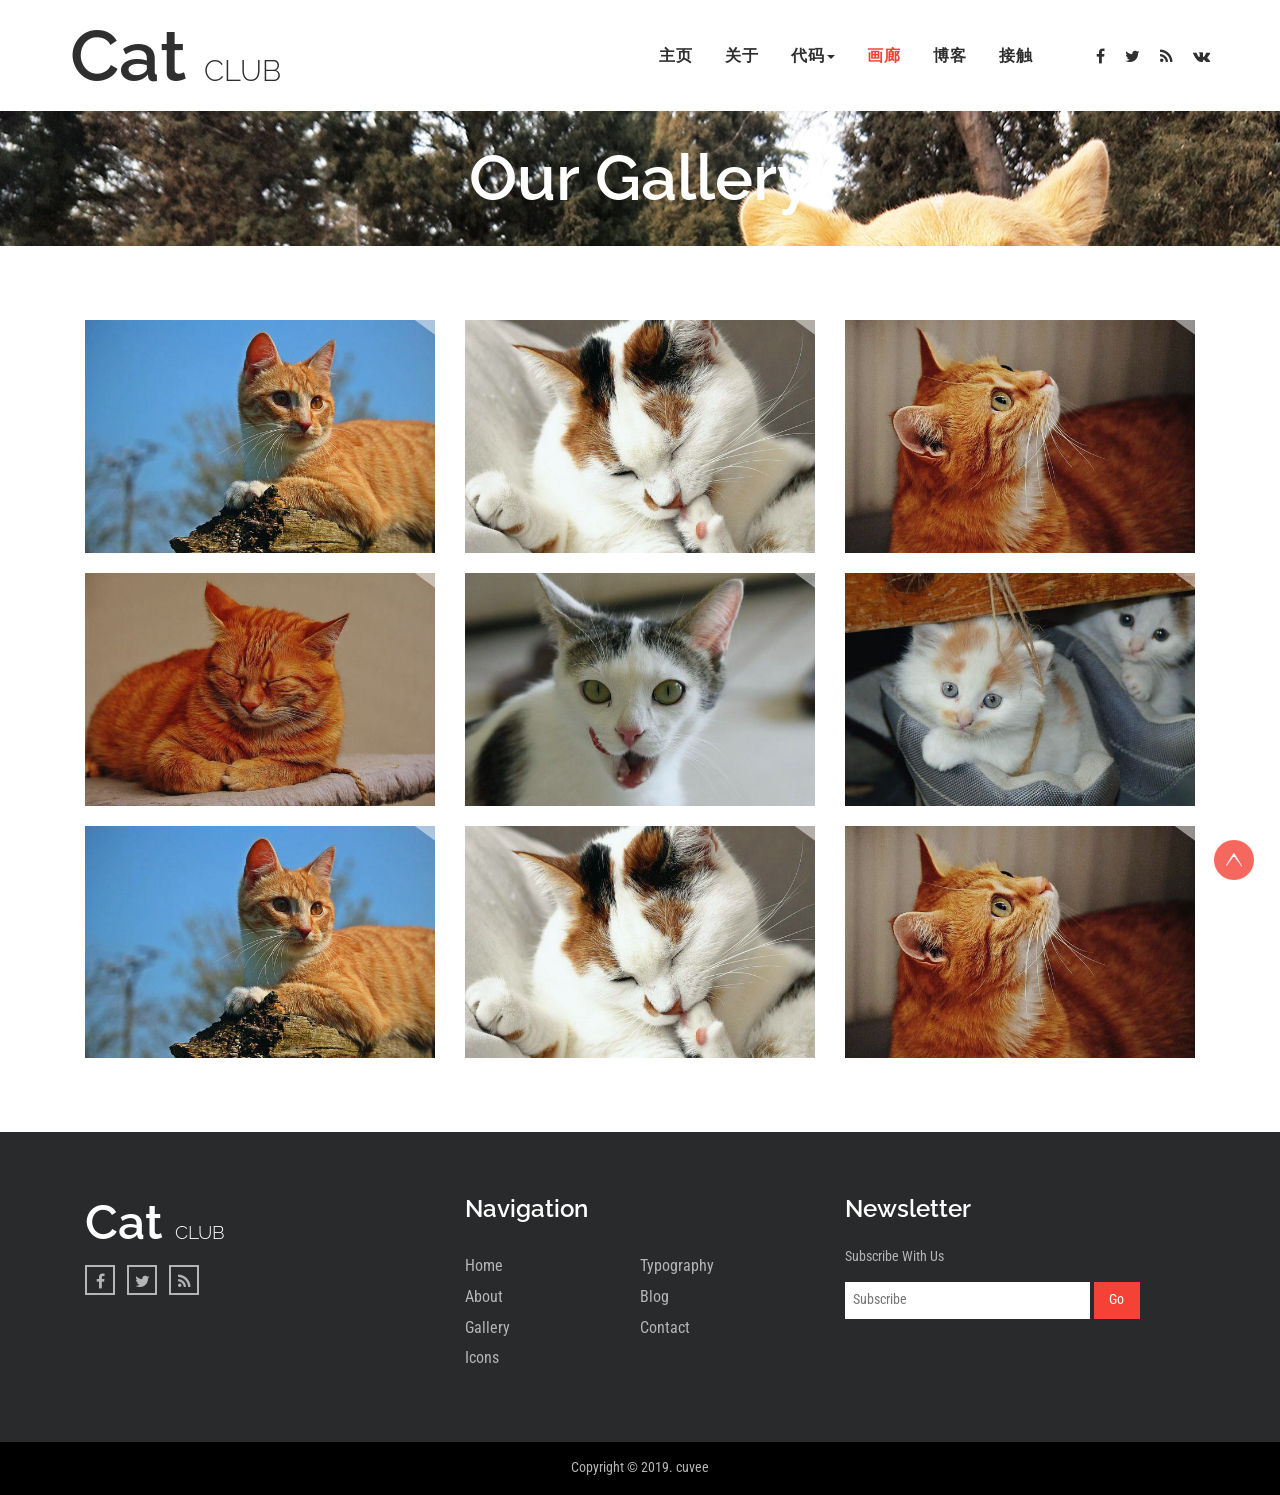
<file: src/main/resources/static/gallery.html>
<!DOCTYPE html>
<html lang="en">
<head>
<title>Gallery</title>
<meta name="viewport" content="width=device-width, initial-scale=1">
<meta charset="utf-8">
<meta name="keywords" content="" />
<script type="application/x-javascript"> addEventListener("load", function() { setTimeout(hideURLbar, 0); }, false); function hideURLbar(){ window.scrollTo(0,1); } </script>
<!-- bootstrap-css -->
<link href="css/bootstrap.css" rel="stylesheet" type="text/css" media="all" />
<!--// bootstrap-css -->
<!-- css -->
<link rel="stylesheet" href="css/style.css" type="text/css" media="all" />
<!--// css -->
<!-- font-awesome icons -->
<link href="css/font-awesome.css" rel="stylesheet"> 
<!-- //font-awesome icons -->
<link rel="stylesheet" href="css/lightbox.css">
<!-- font -->
<link href='http://fonts.googleapis.com/css?family=Pacifico' rel='stylesheet' type='text/css'>
<link href="http://fonts.googleapis.com/css?family=Raleway:100,100i,200,200i,300,300i,400,400i,500,500i,600,600i,700,700i,800,800i,900,900i" rel="stylesheet">
<link href='http://fonts.googleapis.com/css?family=Roboto+Condensed:400,700italic,700,400italic,300italic,300' rel='stylesheet' type='text/css'>
<!-- //font -->
<script src="js/jquery-1.11.1.min.js"></script>
<script src="js/bootstrap.js"></script>
<script type="text/javascript">
	jQuery(document).ready(function($) {
		$(".scroll").click(function(event){		
			event.preventDefault();
			$('html,body').animate({scrollTop:$(this.hash).offset().top},1000);
		});
	});
</script> 
<!--[if lt IE 9]>
  <script src="https://oss.maxcdn.com/libs/html5shiv/3.7.0/html5shiv.js"></script>
<![endif]-->
</head>
<body>
	<!-- banner -->
	<div class="banner about-banner">
		<div class="header about-header">
			<div class="container">
				<div class="header-left">
					<div class="w3layouts-logo">
						<h1>
							<a href="index.html">Cat <span>Club</span></a>
						</h1>
					</div>
				</div>
				<div class="header-right">
					<div class="top-nav">
						<nav class="navbar navbar-default">
								<div class="navbar-header">
									<button type="button" class="navbar-toggle collapsed" data-toggle="collapse" data-target="#bs-example-navbar-collapse-1">
										<span class="sr-only">Toggle navigation</span>
										<span class="icon-bar"></span>
										<span class="icon-bar"></span>
										<span class="icon-bar"></span>
									</button>
								</div>
							<!-- Collect the nav links, forms, and other content for toggling -->
							<div class="collapse navbar-collapse" id="bs-example-navbar-collapse-1">
								<ul class="nav navbar-nav">
									<li><a href="index.html">主页</a></li>
									<li><a href="about.html">关于</a></li>
									<li class=""><a href="#" class="dropdown-toggle hvr-bounce-to-bottom" data-toggle="dropdown" role="button" aria-haspopup="true" aria-expanded="false">代码<span class="caret"></span></a>
										<ul class="dropdown-menu">
											<li><a class="hvr-bounce-to-bottom" href="icons.html">图标</a></li>
											<li><a class="hvr-bounce-to-bottom" href="typography.html">排版</a></li>          
										</ul>
									</li>								
									<li><a class="active" href="gallery.html">画廊</a></li>
									<li><a href="blog.html">博客</a></li>
									<li><a href="contact.html">接触</a></li>
								</ul>	
								<div class="clearfix"> </div>
							</div>	
						</nav>		
					</div>
					<div class="agileinfo-social-grids">
						<ul>
							<li><a href="#"><i class="fa fa-facebook"></i></a></li>
							<li><a href="#"><i class="fa fa-twitter"></i></a></li>
							<li><a href="#"><i class="fa fa-rss"></i></a></li>
							<li><a href="#"><i class="fa fa-vk"></i></a></li>
						</ul>
					</div>
					<div class="clearfix"> </div>
				</div>
				<div class="clearfix"> </div>
			</div>
		</div>
		<div class="about-heading">	
			<div class="container">
				<h2>Our Gallery</h2>
			</div>
		</div>
	</div>
	<!-- //banner -->
	<!-- gallery -->
	<div class="gallery">
		<div class="container">
			<div class="gallery-grids">
					<div class="col-md-4 gallery-grid">
						<div class="grid">
							<figure class="effect-apollo">
								<a class="example-image-link" href="images/g1.jpg" data-lightbox="example-set" data-title="Lorem ipsum dolor sit amet, consectetur adipiscing elit. Duis ut sem ac lectus mattis sagittis. Donec pulvinar quam sit amet est vestibulum volutpat. Phasellus sed nibh odio. Phasellus posuere at purus sit amet porttitor. Cras euismod egestas enim eget molestie. Aenean ornare condimentum odio, in lacinia felis finibus non. Nam faucibus libero et lectus finibus, sed porttitor velit pellentesque.">
									<img src="images/g1.jpg" alt="" />
									<figcaption>
										<p>Proin vitae luctus dui, sit amet ultricies leo</p>
									</figcaption>	
								</a>
							</figure>
						</div>
					</div>
					<div class="col-md-4 gallery-grid">
						<div class="grid">
							<figure class="effect-apollo">
								<a class="example-image-link" href="images/g2.jpg" data-lightbox="example-set" data-title="Lorem ipsum dolor sit amet, consectetur adipiscing elit. Duis ut sem ac lectus mattis sagittis. Donec pulvinar quam sit amet est vestibulum volutpat. Phasellus sed nibh odio. Phasellus posuere at purus sit amet porttitor. Cras euismod egestas enim eget molestie. Aenean ornare condimentum odio, in lacinia felis finibus non. Nam faucibus libero et lectus finibus, sed porttitor velit pellentesque.">
									<img src="images/g2.jpg" alt="" />
									<figcaption>
										<p>Proin vitae luctus dui, sit amet ultricies leo</p>
									</figcaption>	
								</a>
							</figure>
						</div>
					</div>
					<div class="col-md-4 gallery-grid">
						<div class="grid">
							<figure class="effect-apollo">
								<a class="example-image-link" href="images/g3.jpg" data-lightbox="example-set" data-title="Lorem ipsum dolor sit amet, consectetur adipiscing elit. Duis ut sem ac lectus mattis sagittis. Donec pulvinar quam sit amet est vestibulum volutpat. Phasellus sed nibh odio. Phasellus posuere at purus sit amet porttitor. Cras euismod egestas enim eget molestie. Aenean ornare condimentum odio, in lacinia felis finibus non. Nam faucibus libero et lectus finibus, sed porttitor velit pellentesque.">
									<img src="images/g3.jpg" alt="" />
									<figcaption>
										<p>Proin vitae luctus dui, sit amet ultricies leo</p>
									</figcaption>		
								</a>
							</figure>
						</div>
					</div>
					<div class="col-md-4 gallery-grid">
						<div class="grid">
							<figure class="effect-apollo">
								<a class="example-image-link" href="images/g4.jpg" data-lightbox="example-set" data-title="Lorem ipsum dolor sit amet, consectetur adipiscing elit. Duis ut sem ac lectus mattis sagittis. Donec pulvinar quam sit amet est vestibulum volutpat. Phasellus sed nibh odio. Phasellus posuere at purus sit amet porttitor. Cras euismod egestas enim eget molestie. Aenean ornare condimentum odio, in lacinia felis finibus non. Nam faucibus libero et lectus finibus, sed porttitor velit pellentesque.">
									<img src="images/g4.jpg" alt="" />
									<figcaption>
										<p>Proin vitae luctus dui, sit amet ultricies leo</p>
									</figcaption>	
								</a>
							</figure>
						</div>
					</div>
					<div class="col-md-4 gallery-grid">
						<div class="grid">
							<figure class="effect-apollo">
								<a class="example-image-link" href="images/g5.jpg" data-lightbox="example-set" data-title="Lorem ipsum dolor sit amet, consectetur adipiscing elit. Duis ut sem ac lectus mattis sagittis. Donec pulvinar quam sit amet est vestibulum volutpat. Phasellus sed nibh odio. Phasellus posuere at purus sit amet porttitor. Cras euismod egestas enim eget molestie. Aenean ornare condimentum odio, in lacinia felis finibus non. Nam faucibus libero et lectus finibus, sed porttitor velit pellentesque.">
									<img src="images/g5.jpg" alt="" />
									<figcaption>
										<p>Proin vitae luctus dui, sit amet ultricies leo</p>
									</figcaption>	
								</a>
							</figure>
						</div>
					</div>
					<div class="col-md-4 gallery-grid">
						<div class="grid">
							<figure class="effect-apollo">
								<a class="example-image-link" href="images/g6.jpg" data-lightbox="example-set" data-title="Lorem ipsum dolor sit amet, consectetur adipiscing elit. Duis ut sem ac lectus mattis sagittis. Donec pulvinar quam sit amet est vestibulum volutpat. Phasellus sed nibh odio. Phasellus posuere at purus sit amet porttitor. Cras euismod egestas enim eget molestie. Aenean ornare condimentum odio, in lacinia felis finibus non. Nam faucibus libero et lectus finibus, sed porttitor velit pellentesque.">
									<img src="images/g6.jpg" alt="" />
									<figcaption>
										<p>Proin vitae luctus dui, sit amet ultricies leo</p>
									</figcaption>		
								</a>
							</figure>
						</div>
					</div>
					<div class="col-md-4 gallery-grid">
						<div class="grid">
							<figure class="effect-apollo">
								<a class="example-image-link" href="images/g1.jpg" data-lightbox="example-set" data-title="Lorem ipsum dolor sit amet, consectetur adipiscing elit. Duis ut sem ac lectus mattis sagittis. Donec pulvinar quam sit amet est vestibulum volutpat. Phasellus sed nibh odio. Phasellus posuere at purus sit amet porttitor. Cras euismod egestas enim eget molestie. Aenean ornare condimentum odio, in lacinia felis finibus non. Nam faucibus libero et lectus finibus, sed porttitor velit pellentesque.">
									<img src="images/g1.jpg" alt="" />
									<figcaption>
										<p>Proin vitae luctus dui, sit amet ultricies leo</p>
									</figcaption>	
								</a>
							</figure>
						</div>
					</div>
					<div class="col-md-4 gallery-grid">
						<div class="grid">
							<figure class="effect-apollo">
								<a class="example-image-link" href="images/g2.jpg" data-lightbox="example-set" data-title="Lorem ipsum dolor sit amet, consectetur adipiscing elit. Duis ut sem ac lectus mattis sagittis. Donec pulvinar quam sit amet est vestibulum volutpat. Phasellus sed nibh odio. Phasellus posuere at purus sit amet porttitor. Cras euismod egestas enim eget molestie. Aenean ornare condimentum odio, in lacinia felis finibus non. Nam faucibus libero et lectus finibus, sed porttitor velit pellentesque.">
									<img src="images/g2.jpg" alt="" />
									<figcaption>
										<p>Proin vitae luctus dui, sit amet ultricies leo</p>
									</figcaption>	
								</a>
							</figure>
						</div>
					</div>
					<div class="col-md-4 gallery-grid">
						<div class="grid">
							<figure class="effect-apollo">
								<a class="example-image-link" href="images/g3.jpg" data-lightbox="example-set" data-title="Lorem ipsum dolor sit amet, consectetur adipiscing elit. Duis ut sem ac lectus mattis sagittis. Donec pulvinar quam sit amet est vestibulum volutpat. Phasellus sed nibh odio. Phasellus posuere at purus sit amet porttitor. Cras euismod egestas enim eget molestie. Aenean ornare condimentum odio, in lacinia felis finibus non. Nam faucibus libero et lectus finibus, sed porttitor velit pellentesque.">
									<img src="images/g3.jpg" alt="" />
									<figcaption>
										<p>Proin vitae luctus dui, sit amet ultricies leo</p>
									</figcaption>		
								</a>
							</figure>
						</div>
					</div>
					<div class="clearfix"> </div>
					<script src="js/lightbox-plus-jquery.min.js"> </script>
			</div>
		</div>
	</div>
	<!-- //gallery -->
	<!-- footer -->
	<footer>
		<div class="container">
			<div class="agileits-w3layouts-footer-grids">
				<div class="col-md-4 footer-left">
					<h3>
						<a href="index.html">Cat <span>Club</span></a>
					</h3>
					<div class="footer-social-grids">
						<ul>
							<li><a href="#"><i class="fa fa-facebook"></i></a></li>
							<li><a href="#"><i class="fa fa-twitter"></i></a></li>
							<li><a href="#"><i class="fa fa-rss"></i></a></li>
						</ul>
					</div>
				</div>
				<div class="col-md-4 footer-left">
					<h4>Navigation</h4>
					<div class="col-md-6 footer-grid-left">
						<ul>
							<li><a class="active" href="index.html">Home</a></li>
							<li><a href="about.html">About</a></li>								
							<li><a href="gallery.html">Gallery</a></li>
							<li><a href="icons.html">Icons</a></li>
						</ul>
					</div>
					<div class="col-md-6 footer-grid-left">
						<ul>
							<li><a href="typography.html">Typography</a></li>
							<li><a href="blog.html">Blog</a></li>
							<li><a href="contact.html">Contact</a></li>
						</ul>
					</div>
					<div class="clearfix"> </div>
				</div>
				<div class="col-md-4 footer-left">
					<h4>Newsletter</h4>
					<p>Subscribe With Us</p>
					<form action="#" method="post">
						<input type="email" placeholder="Subscribe" name="Subscribe" required="">
						<button class="btn1">Go</button>
					</form>
				</div>
				<div class="clearfix"> </div>
			</div>
		</div>
	</footer>
	<!-- footer -->
	<!-- copyright -->
	<div class="copyright">
		<div class="container">
		<p>Copyright &copy; 2019. cuvee</p>
		</div>
	</div>
	<!-- //copyright -->
	<script src="js/SmoothScroll.min.js"></script>
<script type="text/javascript" src="js/move-top.js"></script>
<script type="text/javascript" src="js/easing.js"></script>
	<!-- here stars scrolling icon -->
	<script type="text/javascript">
		$(document).ready(function() {
			/*
				var defaults = {
				containerID: 'toTop', // fading element id
				containerHoverID: 'toTopHover', // fading element hover id
				scrollSpeed: 1200,
				easingType: 'linear' 
				};
			*/
								
			$().UItoTop({ easingType: 'easeOutQuart' });
								
			});
	</script>
<!-- //here ends scrolling icon -->
</body>	
</html>
</file>
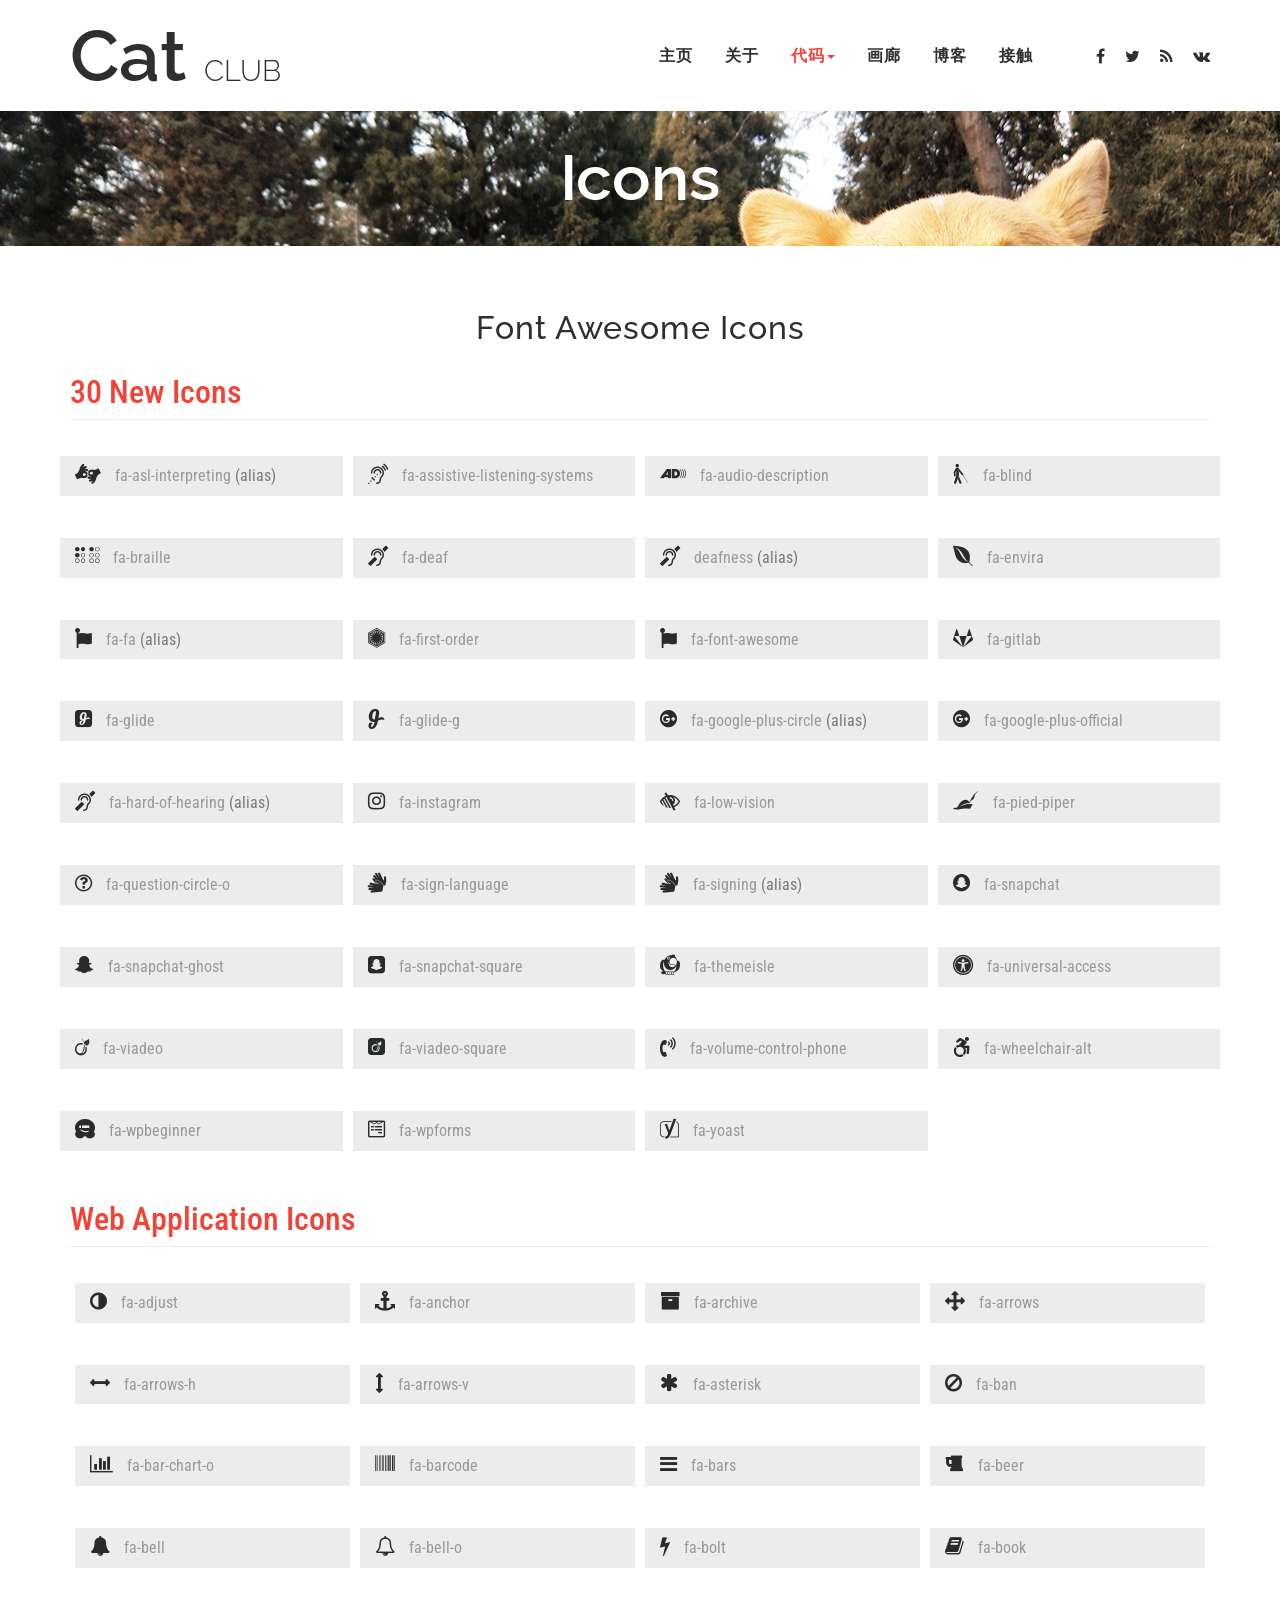
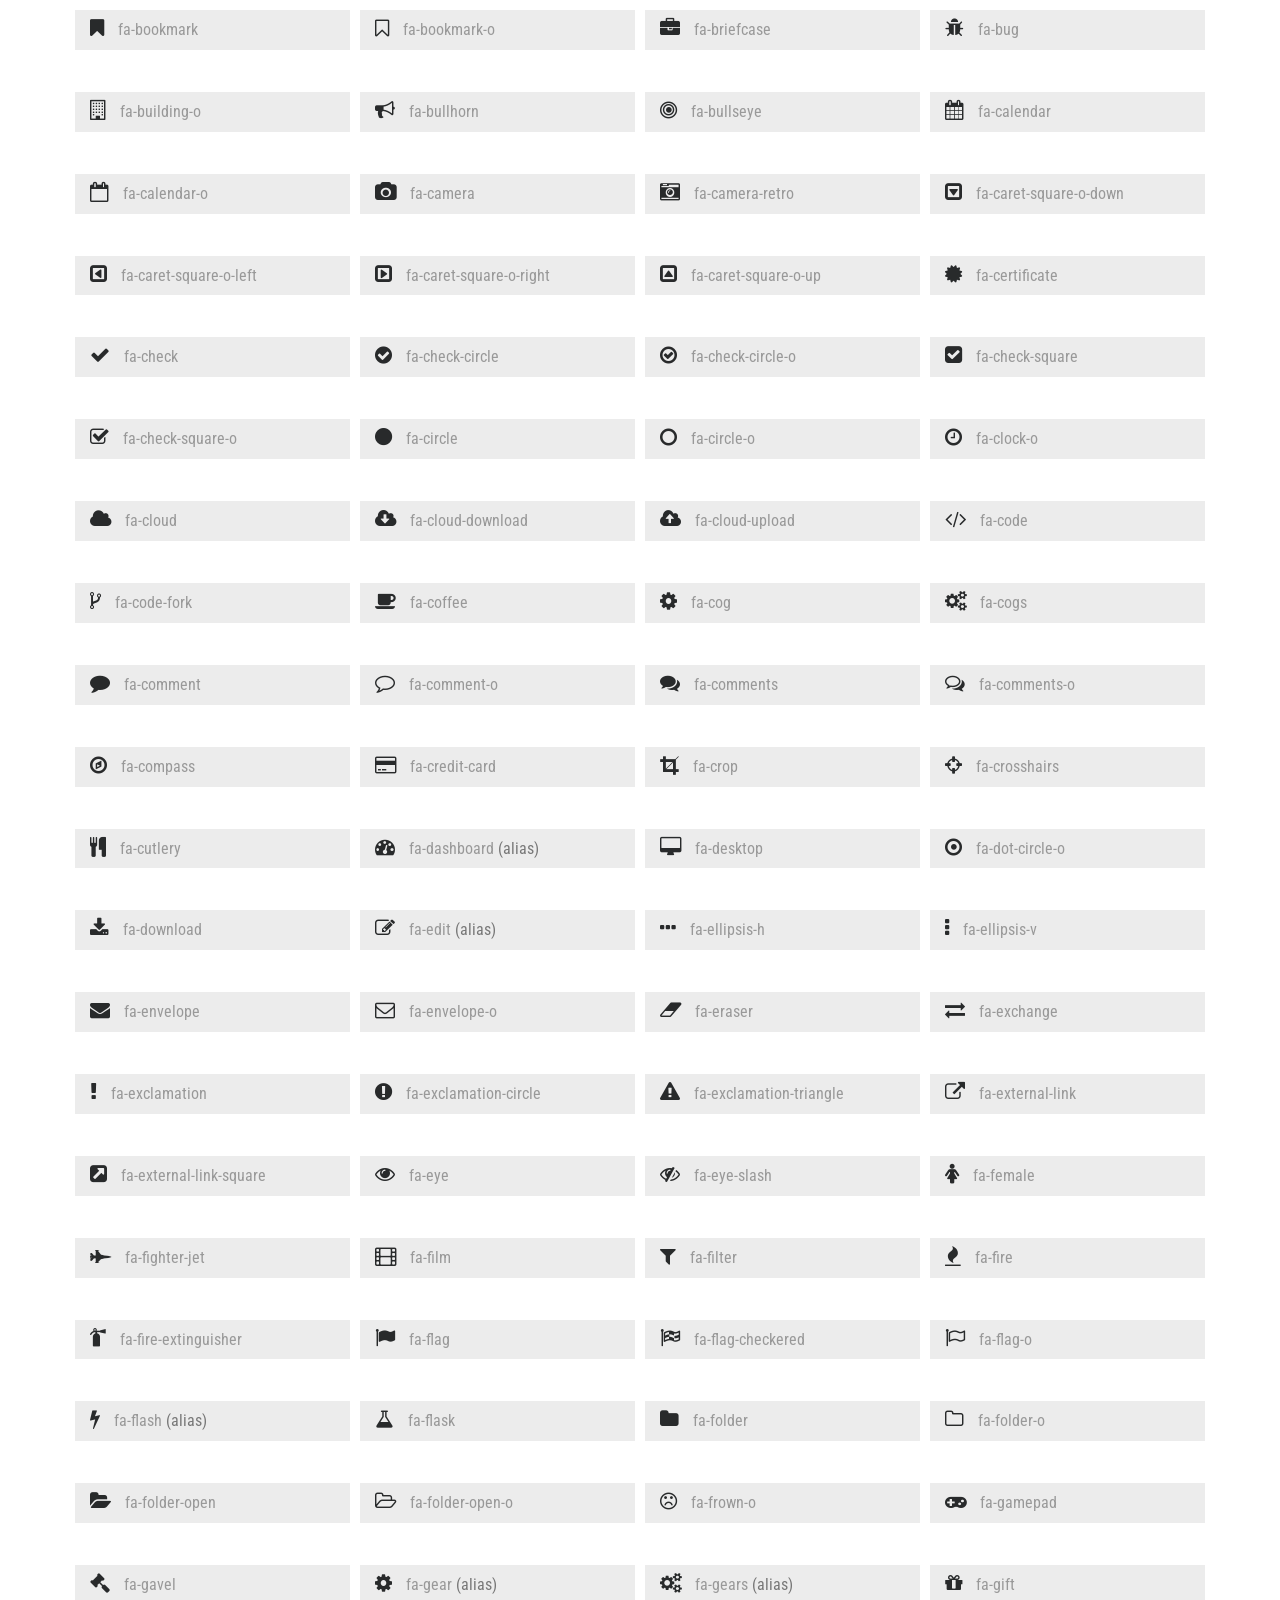
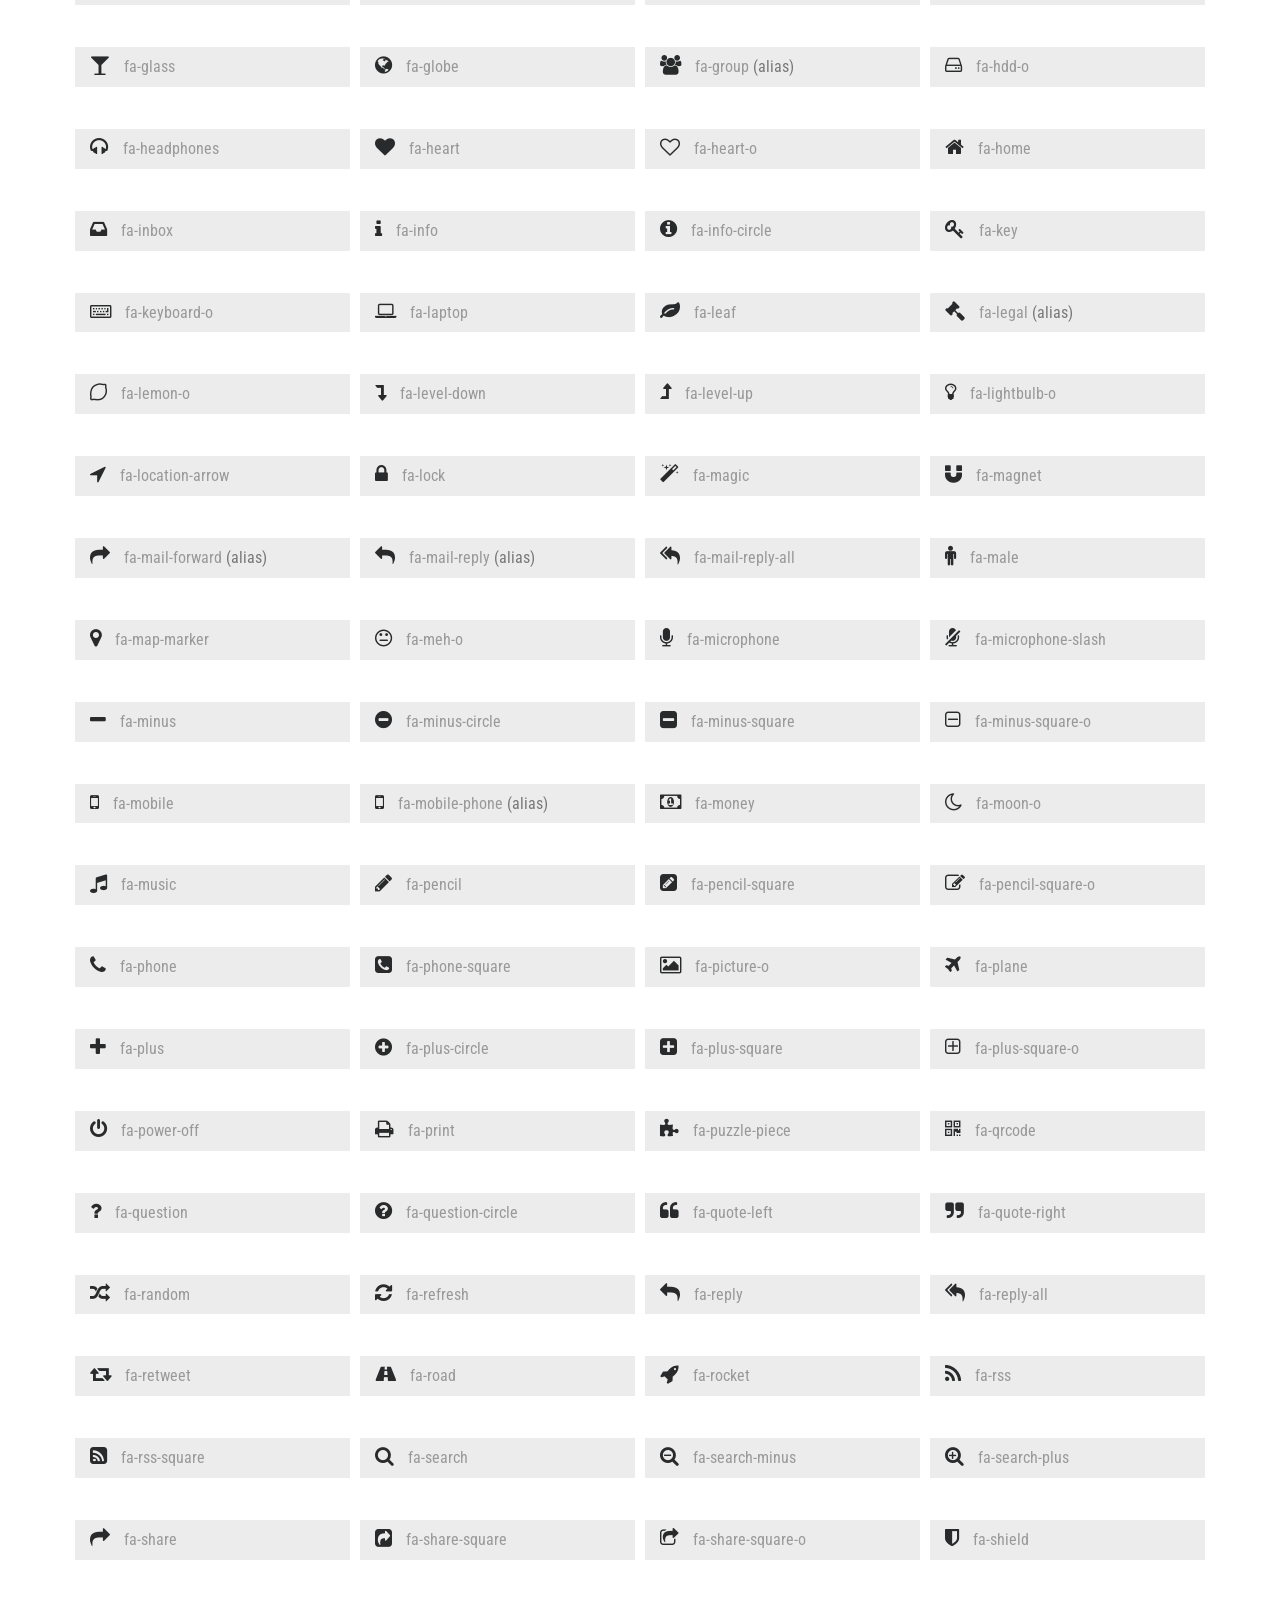
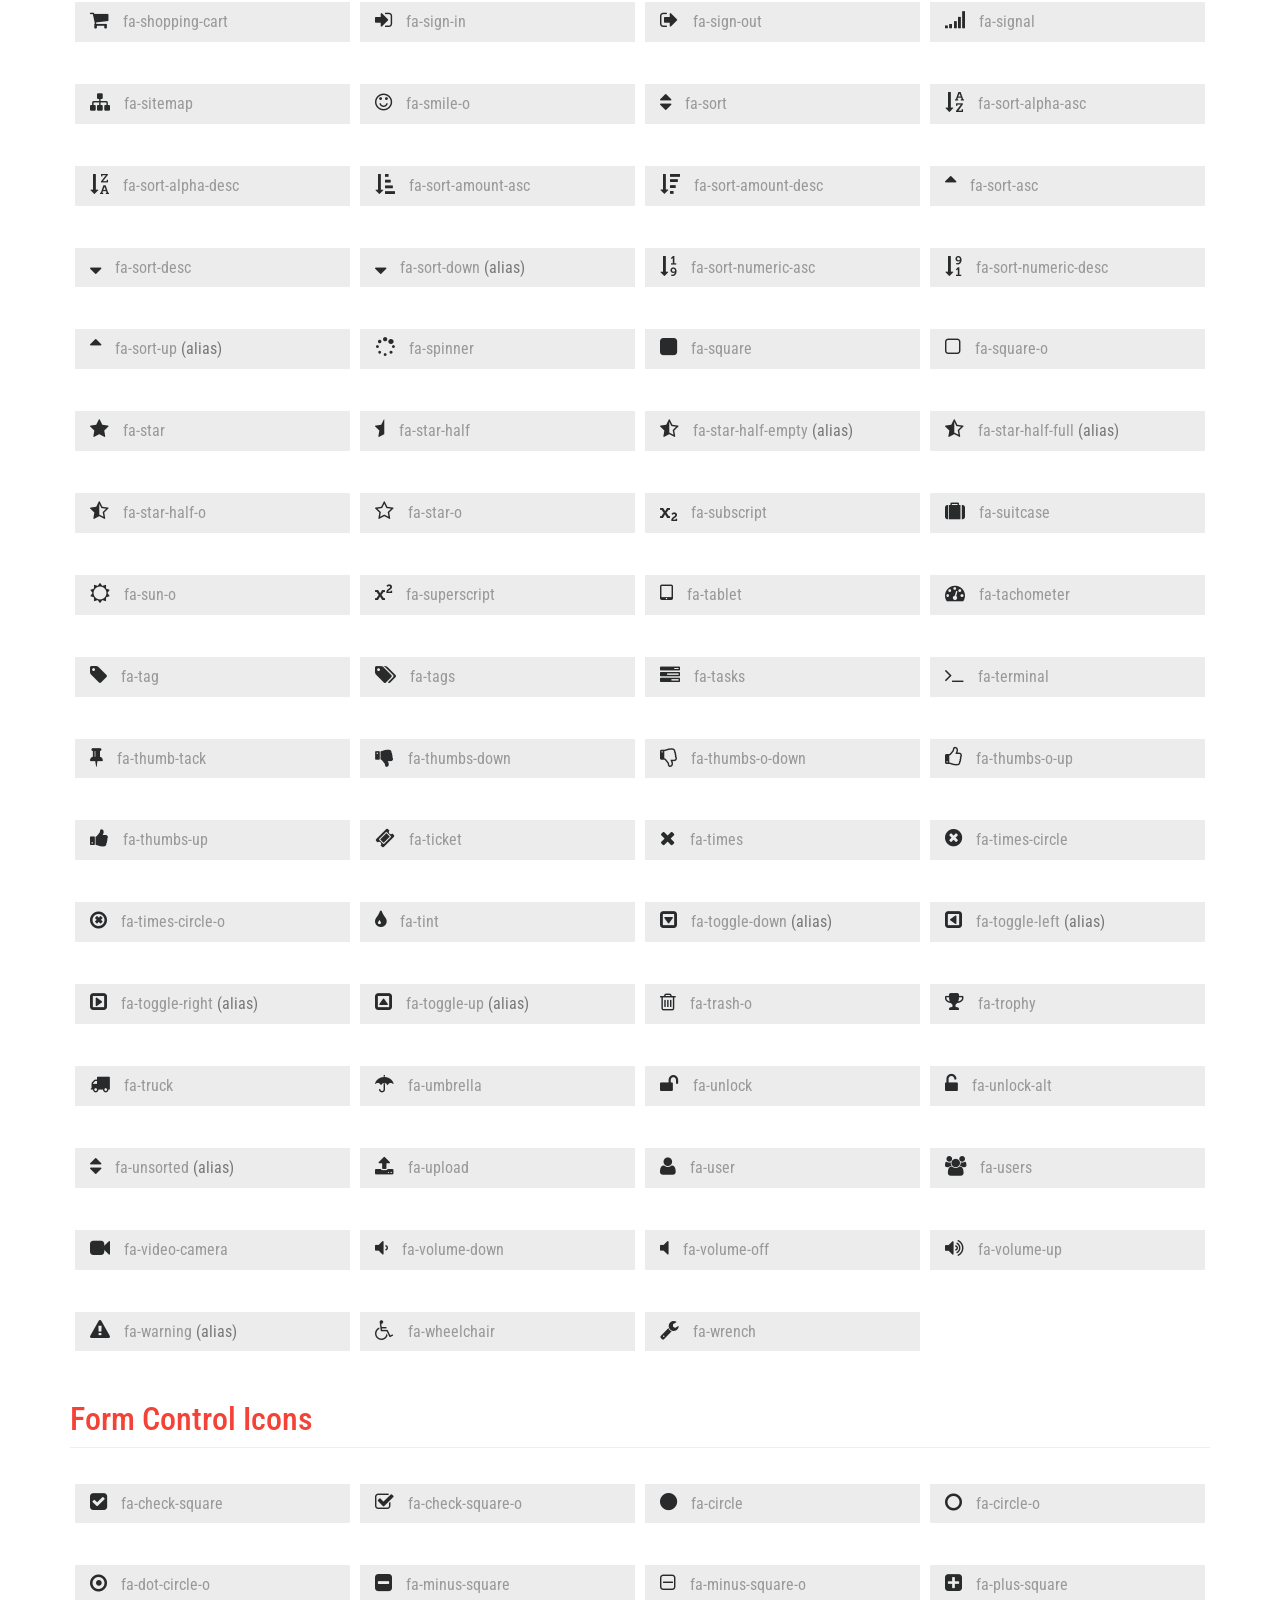
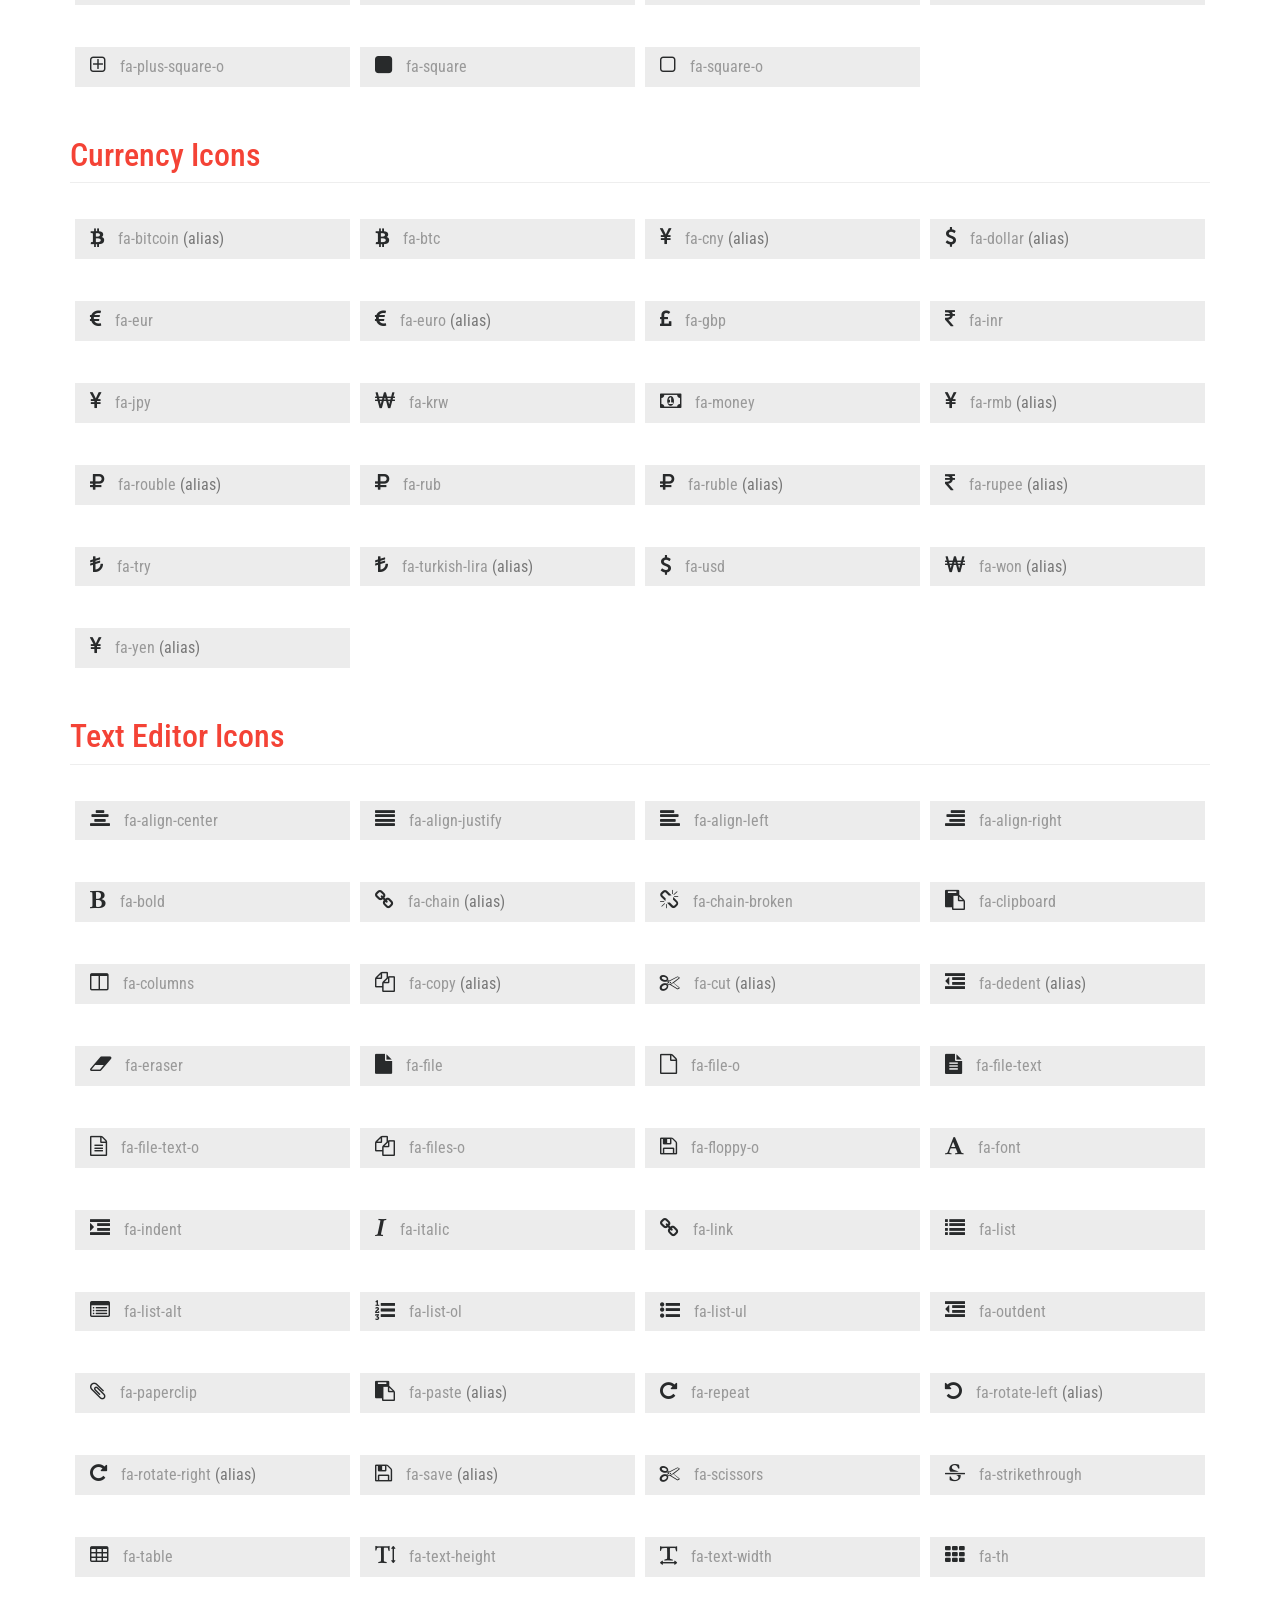
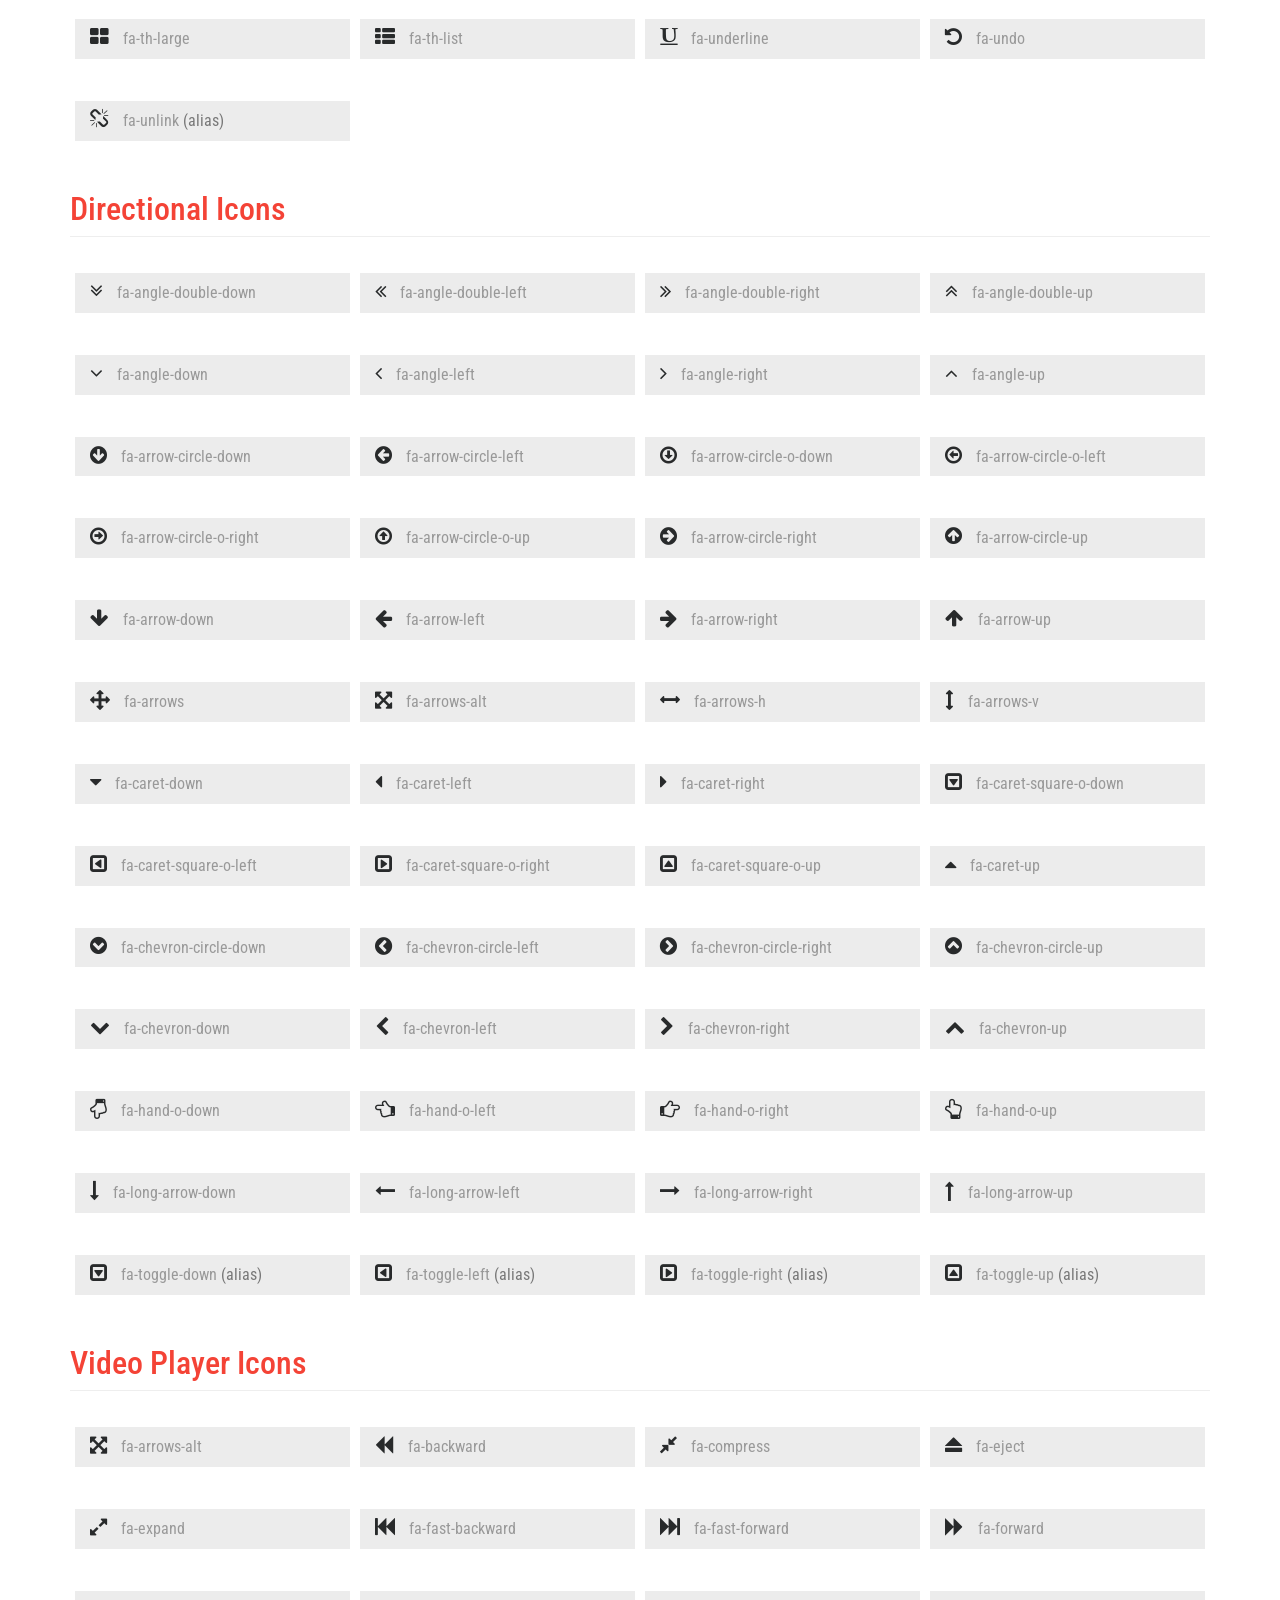
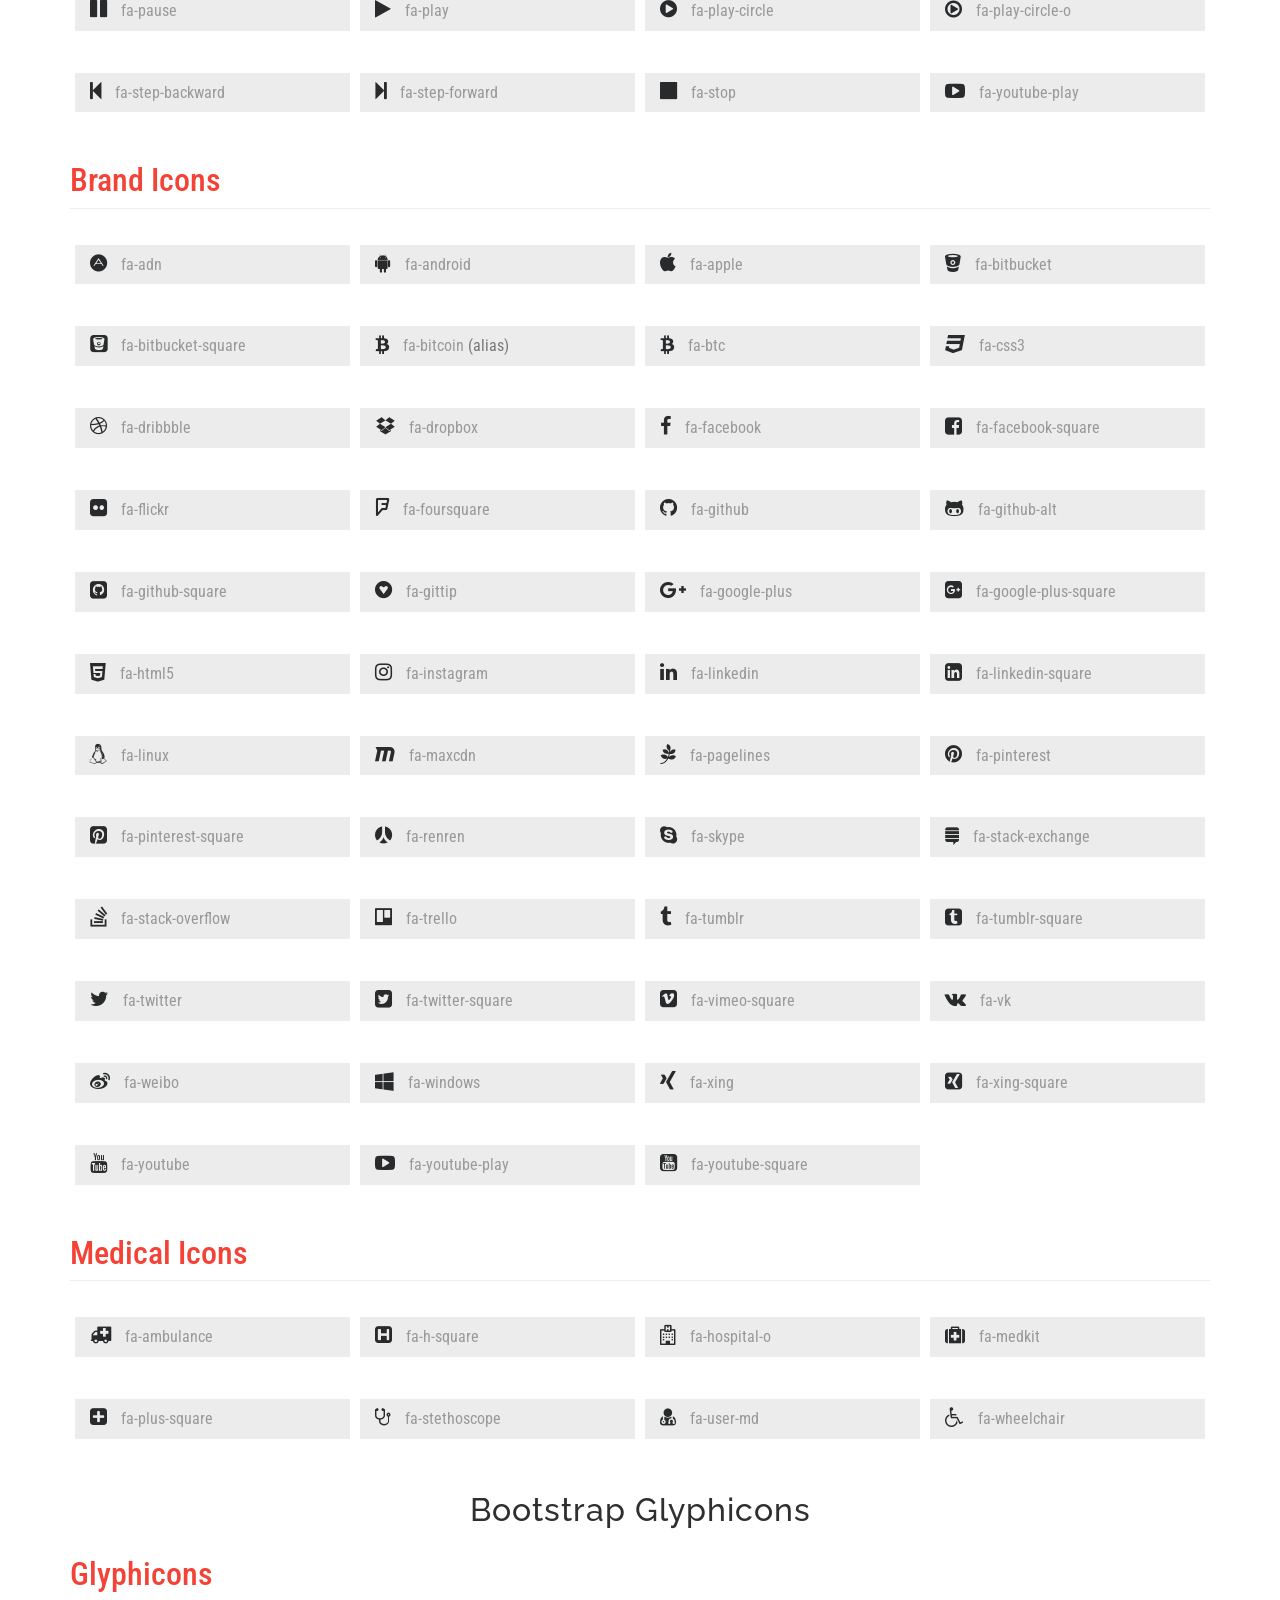
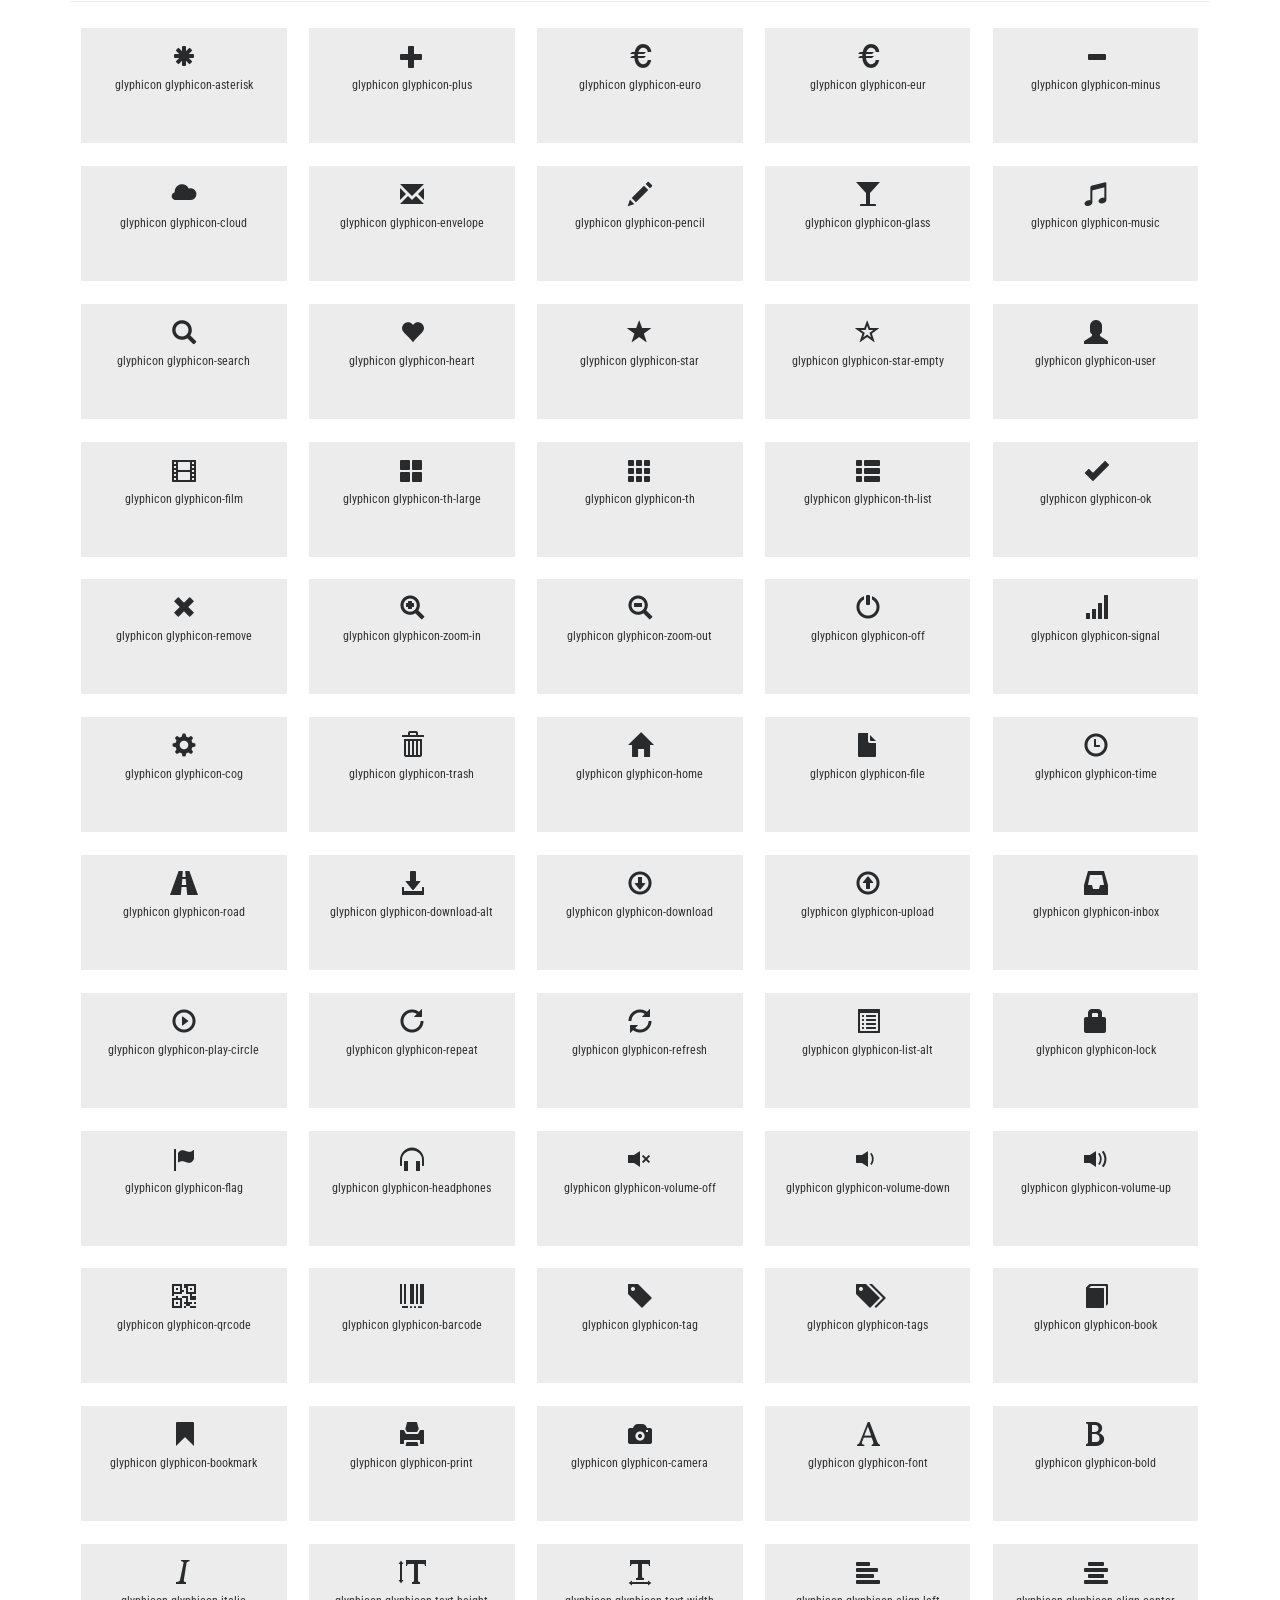
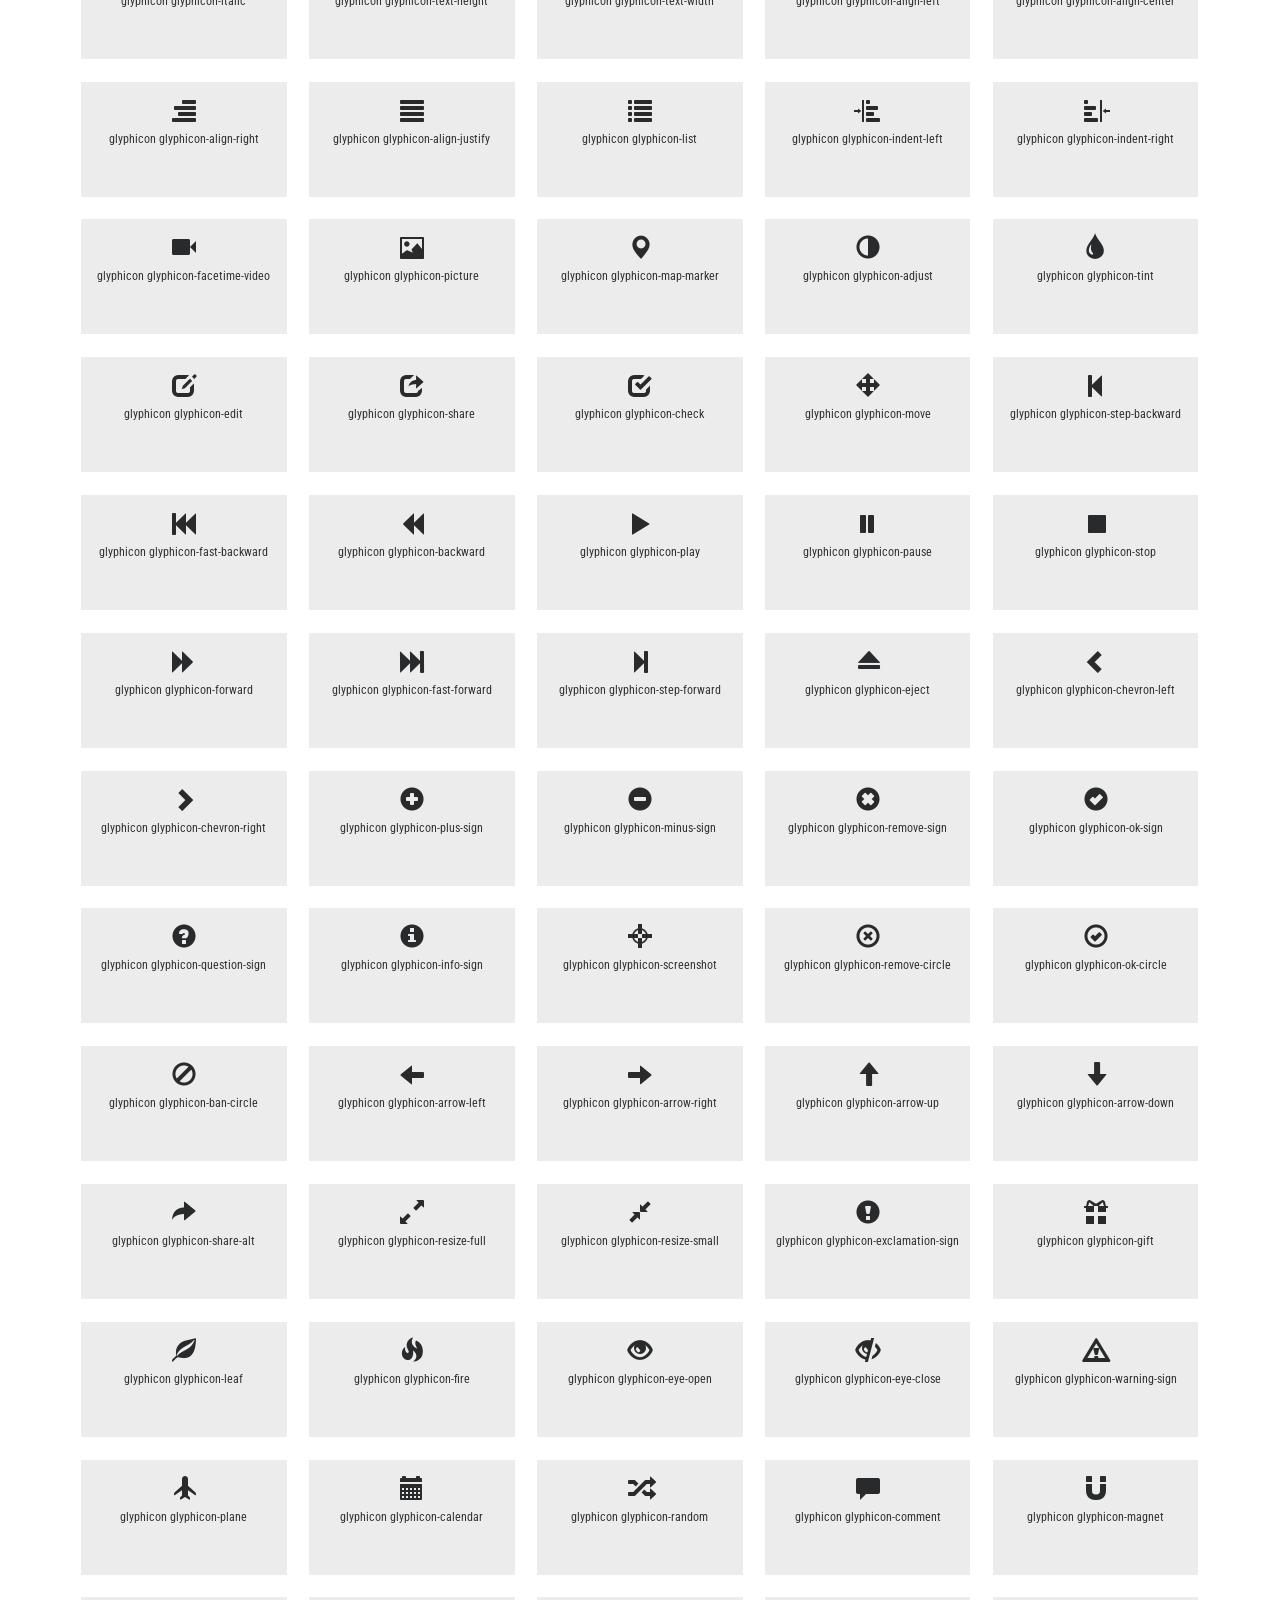
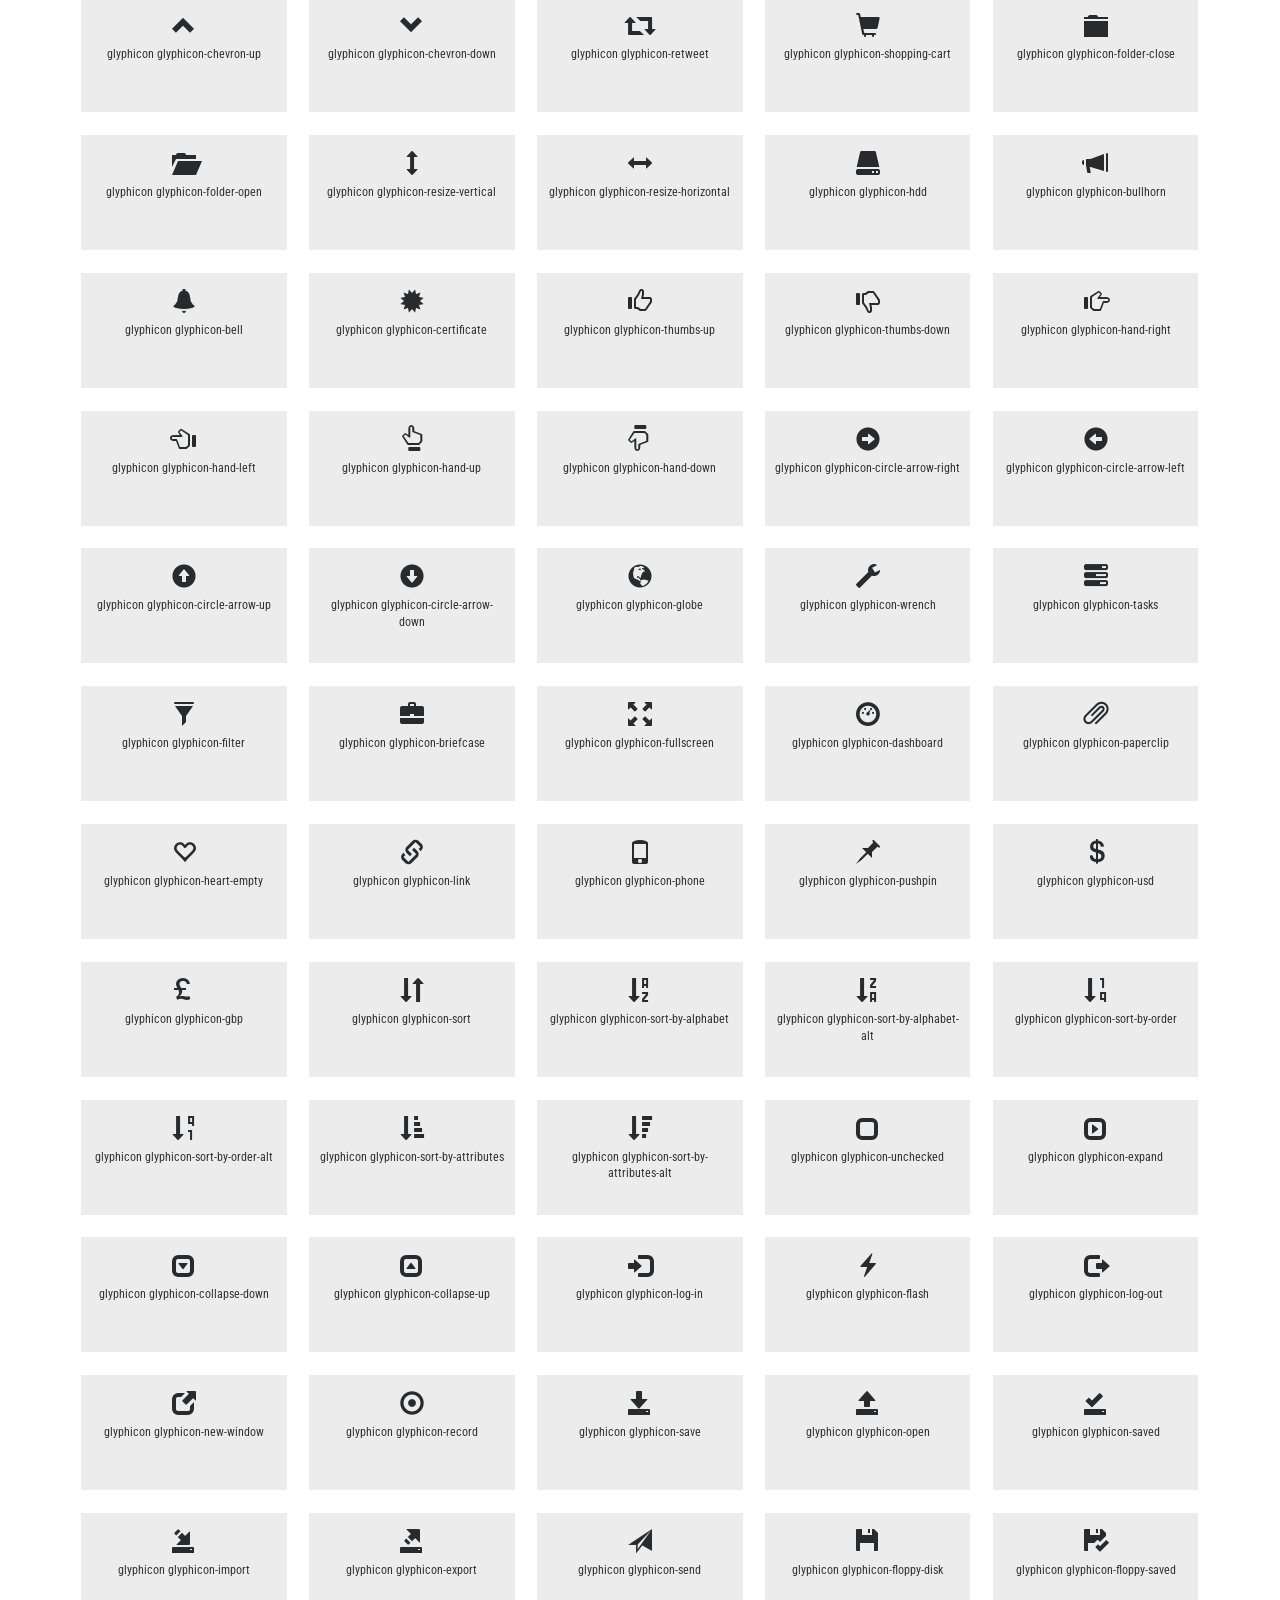
<file: src/main/resources/static/icons.html>
<!DOCTYPE html>
<html lang="en">
<head>
<title>Icons</title>
<meta name="viewport" content="width=device-width, initial-scale=1">
<meta charset="utf-8">
<meta name="keywords" content="" />
<script type="application/x-javascript"> addEventListener("load", function() { setTimeout(hideURLbar, 0); }, false); function hideURLbar(){ window.scrollTo(0,1); } </script>
<!-- bootstrap-css -->
<link href="css/bootstrap.css" rel="stylesheet" type="text/css" media="all" />
<!--// bootstrap-css -->
<!-- css -->
<link rel="stylesheet" href="css/style.css" type="text/css" media="all" />
<!--// css -->
<!-- font-awesome icons -->
<link href="css/font-awesome.css" rel="stylesheet"> 
<!-- //font-awesome icons -->
<!-- font -->
<link href='http://fonts.googleapis.com/css?family=Pacifico' rel='stylesheet' type='text/css'>
<link href="http://fonts.googleapis.com/css?family=Raleway:100,100i,200,200i,300,300i,400,400i,500,500i,600,600i,700,700i,800,800i,900,900i" rel="stylesheet">
<link href='http://fonts.googleapis.com/css?family=Roboto+Condensed:400,700italic,700,400italic,300italic,300' rel='stylesheet' type='text/css'>
<!-- //font -->
<script src="js/jquery-1.11.1.min.js"></script>
<script src="js/bootstrap.js"></script>
<script type="text/javascript">
	jQuery(document).ready(function($) {
		$(".scroll").click(function(event){		
			event.preventDefault();
			$('html,body').animate({scrollTop:$(this.hash).offset().top},1000);
		});
	});
</script> 
<!--[if lt IE 9]>
  <script src="https://oss.maxcdn.com/libs/html5shiv/3.7.0/html5shiv.js"></script>
<![endif]-->
</head>
<body>
	<!-- banner -->
	<div class="banner about-banner">
		<div class="header about-header">
			<div class="container">
				<div class="header-left">
					<div class="w3layouts-logo">
						<h1>
							<a href="index.html">Cat <span>Club</span></a>
						</h1>
					</div>
				</div>
				<div class="header-right">
					<div class="top-nav">
						<nav class="navbar navbar-default">
								<div class="navbar-header">
									<button type="button" class="navbar-toggle collapsed" data-toggle="collapse" data-target="#bs-example-navbar-collapse-1">
										<span class="sr-only">Toggle navigation</span>
										<span class="icon-bar"></span>
										<span class="icon-bar"></span>
										<span class="icon-bar"></span>
									</button>
								</div>
							<!-- Collect the nav links, forms, and other content for toggling -->
							<div class="collapse navbar-collapse" id="bs-example-navbar-collapse-1">
								<ul class="nav navbar-nav">
									<li><a href="index.html">主页</a></li>
									<li><a href="about.html">关于</a></li>
									<li class=""><a class="active" href="#" class="dropdown-toggle hvr-bounce-to-bottom" data-toggle="dropdown" role="button" aria-haspopup="true" aria-expanded="false">代码<span class="caret"></span></a>
										<ul class="dropdown-menu">
											<li><a class="hvr-bounce-to-bottom" href="icons.html">图标</a></li>
											<li><a class="hvr-bounce-to-bottom" href="typography.html">排版</a></li>          
										</ul>
									</li>								
									<li><a href="gallery.html">画廊</a></li>
									<li><a href="blog.html">博客</a></li>
									<li><a href="contact.html">接触</a></li>
								</ul>	
								<div class="clearfix"> </div>
							</div>	
						</nav>		
					</div>
					<div class="agileinfo-social-grids">
						<ul>
							<li><a href="#"><i class="fa fa-facebook"></i></a></li>
							<li><a href="#"><i class="fa fa-twitter"></i></a></li>
							<li><a href="#"><i class="fa fa-rss"></i></a></li>
							<li><a href="#"><i class="fa fa-vk"></i></a></li>
						</ul>
					</div>
					<div class="clearfix"> </div>
				</div>
				<div class="clearfix"> </div>
			</div>
		</div>
		<div class="about-heading">	
			<div class="container">
				<h2>Icons</h2>
			</div>
		</div>
	</div>
	<!-- //banner -->
	<!-- icons -->
	<div class="codes icons main-grid-border">
		<div class="container"> 
			<div class="grid_3 grid_4 w3_agileits_icons_page">
						<div class="icons">
							<h3 class="agileits-icons-title">Font Awesome Icons</h3>
							 <section id="new">
								  <h3 class="page-header page-header icon-subheading">30 New Icons </h3>							  

								  <div class="row fontawesome-icon-list">
									
									
									  <div class="icon-box col-md-3 col-sm-4"><a class="agile-icon" href="#"><i class="fa fa-asl-interpreting" aria-hidden="true"></i> fa-asl-interpreting <span class="text-muted">(alias)</span></a></div>
									
									  <div class="icon-box col-md-3 col-sm-4"><a class="agile-icon" href="#"><i class="fa fa-assistive-listening-systems" aria-hidden="true"></i> fa-assistive-listening-systems</a></div>
									
									  <div class="icon-box col-md-3 col-sm-4"><a class="agile-icon" href="#"><i class="fa fa-audio-description" aria-hidden="true"></i> fa-audio-description</a></div>
									
									  <div class="icon-box col-md-3 col-sm-4"><a class="agile-icon" href="#"><i class="fa fa-blind" aria-hidden="true"></i> fa-blind</a></div>
									
									  <div class="icon-box col-md-3 col-sm-4"><a class="agile-icon" href="#"><i class="fa fa-braille" aria-hidden="true"></i> fa-braille</a></div>
									
									  <div class="icon-box col-md-3 col-sm-4"><a class="agile-icon" href="#"><i class="fa fa-deaf" aria-hidden="true"></i> fa-deaf</a></div>
									
									  <div class="icon-box col-md-3 col-sm-4"><a class="agile-icon" href="#"><i class="fa fa-deafness" aria-hidden="true"></i> deafness <span class="text-muted">(alias)</span></a></div>
									
									  <div class="icon-box col-md-3 col-sm-4"><a class="agile-icon" href="#"><i class="fa fa-envira" aria-hidden="true"></i> fa-envira</a></div>
									
									  <div class="icon-box col-md-3 col-sm-4"><a class="agile-icon" href="#"><i class="fa fa-fa" aria-hidden="true"></i> fa-fa <span class="text-muted">(alias)</span></a></div>
									
									  <div class="icon-box col-md-3 col-sm-4"><a class="agile-icon" href="#"><i class="fa fa-first-order" aria-hidden="true"></i> fa-first-order</a></div>
									
									  <div class="icon-box col-md-3 col-sm-4"><a class="agile-icon" href="#"><i class="fa fa-font-awesome" aria-hidden="true"></i> fa-font-awesome</a></div>
									
									  <div class="icon-box col-md-3 col-sm-4"><a class="agile-icon" href="#"><i class="fa fa-gitlab" aria-hidden="true"></i> fa-gitlab</a></div>
									
									  <div class="icon-box col-md-3 col-sm-4"><a class="agile-icon" href="#"><i class="fa fa-glide" aria-hidden="true"></i> fa-glide</a></div>
									
									  <div class="icon-box col-md-3 col-sm-4"><a class="agile-icon" href="#"><i class="fa fa-glide-g" aria-hidden="true"></i> fa-glide-g</a></div>
									
									  <div class="icon-box col-md-3 col-sm-4"><a class="agile-icon" href="#"><i class="fa fa-google-plus-circle" aria-hidden="true"></i> fa-google-plus-circle <span class="text-muted">(alias)</span></a></div>
									
									  <div class="icon-box col-md-3 col-sm-4"><a class="agile-icon" href="#"><i class="fa fa-google-plus-official" aria-hidden="true"></i> fa-google-plus-official</a></div>
									
									  <div class="icon-box col-md-3 col-sm-4"><a class="agile-icon" href="#"><i class="fa fa-hard-of-hearing" aria-hidden="true"></i> fa-hard-of-hearing <span class="text-muted">(alias)</span></a></div>
									
									  <div class="icon-box col-md-3 col-sm-4"><a class="agile-icon" href="#"><i class="fa fa-instagram" aria-hidden="true"></i> fa-instagram</a></div>
									
									  <div class="icon-box col-md-3 col-sm-4"><a class="agile-icon" href="#"><i class="fa fa-low-vision" aria-hidden="true"></i> fa-low-vision</a></div>
									
									  <div class="icon-box col-md-3 col-sm-4"><a class="agile-icon" href="#"><i class="fa fa-pied-piper" aria-hidden="true"></i> fa-pied-piper</a></div>
									
									  <div class="icon-box col-md-3 col-sm-4"><a class="agile-icon" href="#"><i class="fa fa-question-circle-o" aria-hidden="true"></i> fa-question-circle-o</a></div>
									
									  <div class="icon-box col-md-3 col-sm-4"><a class="agile-icon" href="#"><i class="fa fa-sign-language" aria-hidden="true"></i> fa-sign-language</a></div>
									
									  <div class="icon-box col-md-3 col-sm-4"><a class="agile-icon" href="#"><i class="fa fa-signing" aria-hidden="true"></i> fa-signing <span class="text-muted">(alias)</span></a></div>
									
									  <div class="icon-box col-md-3 col-sm-4"><a class="agile-icon" href="#"><i class="fa fa-snapchat" aria-hidden="true"></i> fa-snapchat</a></div>
									
									  <div class="icon-box col-md-3 col-sm-4"><a class="agile-icon" href="#"><i class="fa fa-snapchat-ghost" aria-hidden="true"></i> fa-snapchat-ghost</a></div>
									
									  <div class="icon-box col-md-3 col-sm-4"><a class="agile-icon" href="#"><i class="fa fa-snapchat-square" aria-hidden="true"></i> fa-snapchat-square</a></div>
									
									  <div class="icon-box col-md-3 col-sm-4"><a class="agile-icon" href="#"><i class="fa fa-themeisle" aria-hidden="true"></i> fa-themeisle</a></div>
									
									  <div class="icon-box col-md-3 col-sm-4"><a class="agile-icon" href="#"><i class="fa fa-universal-access" aria-hidden="true"></i> fa-universal-access</a></div>
									
									  <div class="icon-box col-md-3 col-sm-4"><a class="agile-icon" href="#"><i class="fa fa-viadeo" aria-hidden="true"></i> fa-viadeo</a></div>
									
									  <div class="icon-box col-md-3 col-sm-4"><a class="agile-icon" href="#"><i class="fa fa-viadeo-square" aria-hidden="true"></i> fa-viadeo-square</a></div>
									
									  <div class="icon-box col-md-3 col-sm-4"><a class="agile-icon" href="#"><i class="fa fa-volume-control-phone" aria-hidden="true"></i> fa-volume-control-phone</a></div>
									
									  <div class="icon-box col-md-3 col-sm-4"><a class="agile-icon" href="#"><i class="fa fa-wheelchair-alt" aria-hidden="true"></i> fa-wheelchair-alt</a></div>
									
									  <div class="icon-box col-md-3 col-sm-4"><a class="agile-icon" href="#"><i class="fa fa-wpbeginner" aria-hidden="true"></i> fa-wpbeginner</a></div>
									
									  <div class="icon-box col-md-3 col-sm-4"><a class="agile-icon" href="#"><i class="fa fa-wpforms" aria-hidden="true"></i> fa-wpforms</a></div>
									
									  <div class="icon-box col-md-3 col-sm-4"><a class="agile-icon" href="#"><i class="fa fa-yoast" aria-hidden="true"></i> fa-yoast</a></div>
									
								  </div>

								</section>
							<div class="section group">
									<div class="box"> 
										<div class="title ">
											<h3 class="page-header icon-subheading">Web Application Icons</h3>
										</div>
										<div class="box_content"> 
											<div class="fontawesome-icon-list"> 
												<div class="icon-box col-md-3 col-sm-4"><a class="agile-icon" href="#"><i class="fa fa-adjust"></i> fa-adjust</a></div>
										
												<div class="icon-box col-md-3 col-sm-4"><a class="agile-icon" href="#"><i class="fa fa-anchor"></i> fa-anchor</a></div>
										
												<div class="icon-box col-md-3 col-sm-4"><a class="agile-icon" href="#"><i class="fa fa-archive"></i> fa-archive</a></div>
										
												<div class="icon-box col-md-3 col-sm-4"><a class="agile-icon" href="#"><i class="fa fa-arrows"></i> fa-arrows</a></div>
										
												<div class="icon-box col-md-3 col-sm-4"><a class="agile-icon" href="#"><i class="fa fa-arrows-h"></i> fa-arrows-h</a></div>
										
												<div class="icon-box col-md-3 col-sm-4"><a class="agile-icon" href="#"><i class="fa fa-arrows-v"></i> fa-arrows-v</a></div>
										
												<div class="icon-box col-md-3 col-sm-4"><a class="agile-icon" href="#"><i class="fa fa-asterisk"></i> fa-asterisk</a></div>
										
												<div class="icon-box col-md-3 col-sm-4"><a class="agile-icon" href="#"><i class="fa fa-ban"></i> fa-ban</a></div>
										
												<div class="icon-box col-md-3 col-sm-4"><a class="agile-icon" href="#"><i class="fa fa-bar-chart-o"></i> fa-bar-chart-o</a></div>
										
												<div class="icon-box col-md-3 col-sm-4"><a class="agile-icon" href="#"><i class="fa fa-barcode"></i> fa-barcode</a></div>
										
												<div class="icon-box col-md-3 col-sm-4"><a class="agile-icon" href="#"><i class="fa fa-bars"></i> fa-bars</a></div>
										
												<div class="icon-box col-md-3 col-sm-4"><a class="agile-icon" href="#"><i class="fa fa-beer"></i> fa-beer</a></div>
										
												<div class="icon-box col-md-3 col-sm-4"><a class="agile-icon" href="#"><i class="fa fa-bell"></i> fa-bell</a></div>
										
												<div class="icon-box col-md-3 col-sm-4"><a class="agile-icon" href="#"><i class="fa fa-bell-o"></i> fa-bell-o</a></div>
										
												<div class="icon-box col-md-3 col-sm-4"><a class="agile-icon" href="#"><i class="fa fa-bolt"></i> fa-bolt</a></div>
										
												<div class="icon-box col-md-3 col-sm-4"><a class="agile-icon" href="#"><i class="fa fa-book"></i> fa-book</a></div>
										
												<div class="icon-box col-md-3 col-sm-4"><a class="agile-icon" href="#"><i class="fa fa-bookmark"></i> fa-bookmark</a></div>
										
												<div class="icon-box col-md-3 col-sm-4"><a class="agile-icon" href="#"><i class="fa fa-bookmark-o"></i> fa-bookmark-o</a></div>
										
												<div class="icon-box col-md-3 col-sm-4"><a class="agile-icon" href="#"><i class="fa fa-briefcase"></i> fa-briefcase</a></div>
										
												<div class="icon-box col-md-3 col-sm-4"><a class="agile-icon" href="#"><i class="fa fa-bug"></i> fa-bug</a></div>
										
												<div class="icon-box col-md-3 col-sm-4"><a class="agile-icon" href="#"><i class="fa fa-building-o"></i> fa-building-o</a></div>
										
												<div class="icon-box col-md-3 col-sm-4"><a class="agile-icon" href="#"><i class="fa fa-bullhorn"></i> fa-bullhorn</a></div>
										
												<div class="icon-box col-md-3 col-sm-4"><a class="agile-icon" href="#"><i class="fa fa-bullseye"></i> fa-bullseye</a></div>
										
												<div class="icon-box col-md-3 col-sm-4"><a class="agile-icon" href="#"><i class="fa fa-calendar"></i> fa-calendar</a></div>
										
												<div class="icon-box col-md-3 col-sm-4"><a class="agile-icon" href="#"><i class="fa fa-calendar-o"></i> fa-calendar-o</a></div>
										
												<div class="icon-box col-md-3 col-sm-4"><a class="agile-icon" href="#"><i class="fa fa-camera"></i> fa-camera</a></div>
										
												<div class="icon-box col-md-3 col-sm-4"><a class="agile-icon" href="#"><i class="fa fa-camera-retro"></i> fa-camera-retro</a></div>
										
												<div class="icon-box col-md-3 col-sm-4"><a class="agile-icon" href="#"><i class="fa fa-caret-square-o-down"></i> fa-caret-square-o-down</a></div>
										
												<div class="icon-box col-md-3 col-sm-4"><a class="agile-icon" href="#"><i class="fa fa-caret-square-o-left"></i> fa-caret-square-o-left</a></div>
										
												<div class="icon-box col-md-3 col-sm-4"><a class="agile-icon" href="#"><i class="fa fa-caret-square-o-right"></i> fa-caret-square-o-right</a></div>
										
												<div class="icon-box col-md-3 col-sm-4"><a class="agile-icon" href="#"><i class="fa fa-caret-square-o-up"></i> fa-caret-square-o-up</a></div>
										
												<div class="icon-box col-md-3 col-sm-4"><a class="agile-icon" href="#"><i class="fa fa-certificate"></i> fa-certificate</a></div>
										
												<div class="icon-box col-md-3 col-sm-4"><a class="agile-icon" href="#"><i class="fa fa-check"></i> fa-check</a></div>
										
												<div class="icon-box col-md-3 col-sm-4"><a class="agile-icon" href="#"><i class="fa fa-check-circle"></i> fa-check-circle</a></div>
										
												<div class="icon-box col-md-3 col-sm-4"><a class="agile-icon" href="#"><i class="fa fa-check-circle-o"></i> fa-check-circle-o</a></div>
										
												<div class="icon-box col-md-3 col-sm-4"><a class="agile-icon" href="#"><i class="fa fa-check-square"></i> fa-check-square</a></div>
										
												<div class="icon-box col-md-3 col-sm-4"><a class="agile-icon" href="#"><i class="fa fa-check-square-o"></i> fa-check-square-o</a></div>
										
												<div class="icon-box col-md-3 col-sm-4"><a class="agile-icon" href="#"><i class="fa fa-circle"></i> fa-circle</a></div>
										
												<div class="icon-box col-md-3 col-sm-4"><a class="agile-icon" href="#"><i class="fa fa-circle-o"></i> fa-circle-o</a></div>
										
												<div class="icon-box col-md-3 col-sm-4"><a class="agile-icon" href="#"><i class="fa fa-clock-o"></i> fa-clock-o</a></div>
										
												<div class="icon-box col-md-3 col-sm-4"><a class="agile-icon" href="#"><i class="fa fa-cloud"></i> fa-cloud</a></div>
										
												<div class="icon-box col-md-3 col-sm-4"><a class="agile-icon" href="#"><i class="fa fa-cloud-download"></i> fa-cloud-download</a></div>
										
												<div class="icon-box col-md-3 col-sm-4"><a class="agile-icon" href="#"><i class="fa fa-cloud-upload"></i> fa-cloud-upload</a></div>
										
												<div class="icon-box col-md-3 col-sm-4"><a class="agile-icon" href="#"><i class="fa fa-code"></i> fa-code</a></div>
										
												<div class="icon-box col-md-3 col-sm-4"><a class="agile-icon" href="#"><i class="fa fa-code-fork"></i> fa-code-fork</a></div>
										
												<div class="icon-box col-md-3 col-sm-4"><a class="agile-icon" href="#"><i class="fa fa-coffee"></i> fa-coffee</a></div>
										
												<div class="icon-box col-md-3 col-sm-4"><a class="agile-icon" href="#"><i class="fa fa-cog"></i> fa-cog</a></div>
										
												<div class="icon-box col-md-3 col-sm-4"><a class="agile-icon" href="#"><i class="fa fa-cogs"></i> fa-cogs</a></div>
										
												<div class="icon-box col-md-3 col-sm-4"><a class="agile-icon" href="#"><i class="fa fa-comment"></i> fa-comment</a></div>
										
												<div class="icon-box col-md-3 col-sm-4"><a class="agile-icon" href="#"><i class="fa fa-comment-o"></i> fa-comment-o</a></div>
										
												<div class="icon-box col-md-3 col-sm-4"><a class="agile-icon" href="#"><i class="fa fa-comments"></i> fa-comments</a></div>
										
												<div class="icon-box col-md-3 col-sm-4"><a class="agile-icon" href="#"><i class="fa fa-comments-o"></i> fa-comments-o</a></div>
										
												<div class="icon-box col-md-3 col-sm-4"><a class="agile-icon" href="#"><i class="fa fa-compass"></i> fa-compass</a></div>
										
												<div class="icon-box col-md-3 col-sm-4"><a class="agile-icon" href="#"><i class="fa fa-credit-card"></i> fa-credit-card</a></div>
										
												<div class="icon-box col-md-3 col-sm-4"><a class="agile-icon" href="#"><i class="fa fa-crop"></i> fa-crop</a></div>
										
												<div class="icon-box col-md-3 col-sm-4"><a class="agile-icon" href="#"><i class="fa fa-crosshairs"></i> fa-crosshairs</a></div>
										
												<div class="icon-box col-md-3 col-sm-4"><a class="agile-icon" href="#"><i class="fa fa-cutlery"></i> fa-cutlery</a></div>
										
												<div class="icon-box col-md-3 col-sm-4"><a class="agile-icon" href="#"><i class="fa fa-dashboard"></i> fa-dashboard <span class="text-muted">(alias)</span></a></div>
										
												<div class="icon-box col-md-3 col-sm-4"><a class="agile-icon" href="#"><i class="fa fa-desktop"></i> fa-desktop</a></div>
										
												<div class="icon-box col-md-3 col-sm-4"><a class="agile-icon" href="#"><i class="fa fa-dot-circle-o"></i> fa-dot-circle-o</a></div>
										
												<div class="icon-box col-md-3 col-sm-4"><a class="agile-icon" href="#"><i class="fa fa-download"></i> fa-download</a></div>
										
												<div class="icon-box col-md-3 col-sm-4"><a class="agile-icon" href="#"><i class="fa fa-edit"></i> fa-edit <span class="text-muted">(alias)</span></a></div>
										
												<div class="icon-box col-md-3 col-sm-4"><a class="agile-icon" href="#"><i class="fa fa-ellipsis-h"></i> fa-ellipsis-h</a></div>
										
												<div class="icon-box col-md-3 col-sm-4"><a class="agile-icon" href="#"><i class="fa fa-ellipsis-v"></i> fa-ellipsis-v</a></div>
										
												<div class="icon-box col-md-3 col-sm-4"><a class="agile-icon" href="#"><i class="fa fa-envelope"></i> fa-envelope</a></div>
										
												<div class="icon-box col-md-3 col-sm-4"><a class="agile-icon" href="#"><i class="fa fa-envelope-o"></i> fa-envelope-o</a></div>
										
												<div class="icon-box col-md-3 col-sm-4"><a class="agile-icon" href="#"><i class="fa fa-eraser"></i> fa-eraser</a></div>
										
												<div class="icon-box col-md-3 col-sm-4"><a class="agile-icon" href="#"><i class="fa fa-exchange"></i> fa-exchange</a></div>
										
												<div class="icon-box col-md-3 col-sm-4"><a class="agile-icon" href="#"><i class="fa fa-exclamation"></i> fa-exclamation</a></div>
										
												<div class="icon-box col-md-3 col-sm-4"><a class="agile-icon" href="#"><i class="fa fa-exclamation-circle"></i> fa-exclamation-circle</a></div>
										
												<div class="icon-box col-md-3 col-sm-4"><a class="agile-icon" href="#"><i class="fa fa-exclamation-triangle"></i> fa-exclamation-triangle</a></div>
										
												<div class="icon-box col-md-3 col-sm-4"><a class="agile-icon" href="#"><i class="fa fa-external-link"></i> fa-external-link</a></div>
										
												<div class="icon-box col-md-3 col-sm-4"><a class="agile-icon" href="#"><i class="fa fa-external-link-square"></i> fa-external-link-square</a></div>
										
												<div class="icon-box col-md-3 col-sm-4"><a class="agile-icon" href="#"><i class="fa fa-eye"></i> fa-eye</a></div>
										
												<div class="icon-box col-md-3 col-sm-4"><a class="agile-icon" href="#"><i class="fa fa-eye-slash"></i> fa-eye-slash</a></div>
										
												<div class="icon-box col-md-3 col-sm-4"><a class="agile-icon" href="#"><i class="fa fa-female"></i> fa-female</a></div>
										
												<div class="icon-box col-md-3 col-sm-4"><a class="agile-icon" href="#"><i class="fa fa-fighter-jet"></i> fa-fighter-jet</a></div>
										
												<div class="icon-box col-md-3 col-sm-4"><a class="agile-icon" href="#"><i class="fa fa-film"></i> fa-film</a></div>
										
												<div class="icon-box col-md-3 col-sm-4"><a class="agile-icon" href="#"><i class="fa fa-filter"></i> fa-filter</a></div>
										
												<div class="icon-box col-md-3 col-sm-4"><a class="agile-icon" href="#"><i class="fa fa-fire"></i> fa-fire</a></div>
										
												<div class="icon-box col-md-3 col-sm-4"><a class="agile-icon" href="#"><i class="fa fa-fire-extinguisher"></i> fa-fire-extinguisher</a></div>
										
												<div class="icon-box col-md-3 col-sm-4"><a class="agile-icon" href="#"><i class="fa fa-flag"></i> fa-flag</a></div>
										
												<div class="icon-box col-md-3 col-sm-4"><a class="agile-icon" href="#"><i class="fa fa-flag-checkered"></i> fa-flag-checkered</a></div>
										
												<div class="icon-box col-md-3 col-sm-4"><a class="agile-icon" href="#"><i class="fa fa-flag-o"></i> fa-flag-o</a></div>
										
												<div class="icon-box col-md-3 col-sm-4"><a class="agile-icon" href="#"><i class="fa fa-flash"></i> fa-flash <span class="text-muted">(alias)</span></a></div>
										
												<div class="icon-box col-md-3 col-sm-4"><a class="agile-icon" href="#"><i class="fa fa-flask"></i> fa-flask</a></div>
										
												<div class="icon-box col-md-3 col-sm-4"><a class="agile-icon" href="#"><i class="fa fa-folder"></i> fa-folder</a></div>
										
												<div class="icon-box col-md-3 col-sm-4"><a class="agile-icon" href="#"><i class="fa fa-folder-o"></i> fa-folder-o</a></div>
										
												<div class="icon-box col-md-3 col-sm-4"><a class="agile-icon" href="#"><i class="fa fa-folder-open"></i> fa-folder-open</a></div>
										
												<div class="icon-box col-md-3 col-sm-4"><a class="agile-icon" href="#"><i class="fa fa-folder-open-o"></i> fa-folder-open-o</a></div>
										
												<div class="icon-box col-md-3 col-sm-4"><a class="agile-icon" href="#"><i class="fa fa-frown-o"></i> fa-frown-o</a></div>
										
												<div class="icon-box col-md-3 col-sm-4"><a class="agile-icon" href="#"><i class="fa fa-gamepad"></i> fa-gamepad</a></div>
										
												<div class="icon-box col-md-3 col-sm-4"><a class="agile-icon" href="#"><i class="fa fa-gavel"></i> fa-gavel</a></div>
										
												<div class="icon-box col-md-3 col-sm-4"><a class="agile-icon" href="#"><i class="fa fa-gear"></i> fa-gear <span class="text-muted">(alias)</span></a></div>
										
												<div class="icon-box col-md-3 col-sm-4"><a class="agile-icon" href="#"><i class="fa fa-gears"></i> fa-gears <span class="text-muted">(alias)</span></a></div>
										
												<div class="icon-box col-md-3 col-sm-4"><a class="agile-icon" href="#"><i class="fa fa-gift"></i> fa-gift</a></div>
										
												<div class="icon-box col-md-3 col-sm-4"><a class="agile-icon" href="#"><i class="fa fa-glass"></i> fa-glass</a></div>
										
												<div class="icon-box col-md-3 col-sm-4"><a class="agile-icon" href="#"><i class="fa fa-globe"></i> fa-globe</a></div>
										
												<div class="icon-box col-md-3 col-sm-4"><a class="agile-icon" href="#"><i class="fa fa-group"></i> fa-group <span class="text-muted">(alias)</span></a></div>
										
												<div class="icon-box col-md-3 col-sm-4"><a class="agile-icon" href="#"><i class="fa fa-hdd-o"></i> fa-hdd-o</a></div>
										
												<div class="icon-box col-md-3 col-sm-4"><a class="agile-icon" href="#"><i class="fa fa-headphones"></i> fa-headphones</a></div>
										
												<div class="icon-box col-md-3 col-sm-4"><a class="agile-icon" href="#"><i class="fa fa-heart"></i> fa-heart</a></div>
										
												<div class="icon-box col-md-3 col-sm-4"><a class="agile-icon" href="#"><i class="fa fa-heart-o"></i> fa-heart-o</a></div>
										
												<div class="icon-box col-md-3 col-sm-4"><a class="agile-icon" href="#"><i class="fa fa-home"></i> fa-home</a></div>
										
												<div class="icon-box col-md-3 col-sm-4"><a class="agile-icon" href="#"><i class="fa fa-inbox"></i> fa-inbox</a></div>
										
												<div class="icon-box col-md-3 col-sm-4"><a class="agile-icon" href="#"><i class="fa fa-info"></i> fa-info</a></div>
										
												<div class="icon-box col-md-3 col-sm-4"><a class="agile-icon" href="#info-circle"><i class="fa fa-info-circle"></i> fa-info-circle</a></div>
										
												<div class="icon-box col-md-3 col-sm-4"><a class="agile-icon" href="#key"><i class="fa fa-key"></i> fa-key</a></div>
										
												<div class="icon-box col-md-3 col-sm-4"><a class="agile-icon" href="#keyboard-o"><i class="fa fa-keyboard-o"></i> fa-keyboard-o</a></div>
										
												<div class="icon-box col-md-3 col-sm-4"><a class="agile-icon" href="#laptop"><i class="fa fa-laptop"></i> fa-laptop</a></div>
										
												<div class="icon-box col-md-3 col-sm-4"><a class="agile-icon" href="#leaf"><i class="fa fa-leaf"></i> fa-leaf</a></div>
										
												<div class="icon-box col-md-3 col-sm-4"><a class="agile-icon" href="#gavel"><i class="fa fa-legal"></i> fa-legal <span class="text-muted">(alias)</span></a></div>
										
												<div class="icon-box col-md-3 col-sm-4"><a class="agile-icon" href="#lemon-o"><i class="fa fa-lemon-o"></i> fa-lemon-o</a></div>
										
												<div class="icon-box col-md-3 col-sm-4"><a class="agile-icon" href="#level-down"><i class="fa fa-level-down"></i> fa-level-down</a></div>
										
												<div class="icon-box col-md-3 col-sm-4"><a class="agile-icon" href="#level-up"><i class="fa fa-level-up"></i> fa-level-up</a></div>
										
												<div class="icon-box col-md-3 col-sm-4"><a class="agile-icon" href="#lightbulb-o"><i class="fa fa-lightbulb-o"></i> fa-lightbulb-o</a></div>
										
												<div class="icon-box col-md-3 col-sm-4"><a class="agile-icon" href="#location-arrow"><i class="fa fa-location-arrow"></i> fa-location-arrow</a></div>
										
												<div class="icon-box col-md-3 col-sm-4"><a class="agile-icon" href="#lock"><i class="fa fa-lock"></i> fa-lock</a></div>
										
												<div class="icon-box col-md-3 col-sm-4"><a class="agile-icon" href="#magic"><i class="fa fa-magic"></i> fa-magic</a></div>
										
												<div class="icon-box col-md-3 col-sm-4"><a class="agile-icon" href="#magnet"><i class="fa fa-magnet"></i> fa-magnet</a></div>
										
												<div class="icon-box col-md-3 col-sm-4"><a class="agile-icon" href="#share"><i class="fa fa-mail-forward"></i> fa-mail-forward <span class="text-muted">(alias)</span></a></div>
										
												<div class="icon-box col-md-3 col-sm-4"><a class="agile-icon" href="#reply"><i class="fa fa-mail-reply"></i> fa-mail-reply <span class="text-muted">(alias)</span></a></div>
										
												<div class="icon-box col-md-3 col-sm-4"><a class="agile-icon" href="#mail-reply-all"><i class="fa fa-mail-reply-all"></i> fa-mail-reply-all</a></div>
										
												<div class="icon-box col-md-3 col-sm-4"><a class="agile-icon" href="#male"><i class="fa fa-male"></i> fa-male</a></div>
										
												<div class="icon-box col-md-3 col-sm-4"><a class="agile-icon" href="#map-marker"><i class="fa fa-map-marker"></i> fa-map-marker</a></div>
										
												<div class="icon-box col-md-3 col-sm-4"><a class="agile-icon" href="#meh-o"><i class="fa fa-meh-o"></i> fa-meh-o</a></div>
										
												<div class="icon-box col-md-3 col-sm-4"><a class="agile-icon" href="#microphone"><i class="fa fa-microphone"></i> fa-microphone</a></div>
										
												<div class="icon-box col-md-3 col-sm-4"><a class="agile-icon" href="#microphone-slash"><i class="fa fa-microphone-slash"></i> fa-microphone-slash</a></div>
										
												<div class="icon-box col-md-3 col-sm-4"><a class="agile-icon" href="#minus"><i class="fa fa-minus"></i> fa-minus</a></div>
										
												<div class="icon-box col-md-3 col-sm-4"><a class="agile-icon" href="#minus-circle"><i class="fa fa-minus-circle"></i> fa-minus-circle</a></div>
										
												<div class="icon-box col-md-3 col-sm-4"><a class="agile-icon" href="#minus-square"><i class="fa fa-minus-square"></i> fa-minus-square</a></div>
										
												<div class="icon-box col-md-3 col-sm-4"><a class="agile-icon" href="#minus-square-o"><i class="fa fa-minus-square-o"></i> fa-minus-square-o</a></div>
										
												<div class="icon-box col-md-3 col-sm-4"><a class="agile-icon" href="#mobile"><i class="fa fa-mobile"></i> fa-mobile</a></div>
										
												<div class="icon-box col-md-3 col-sm-4"><a class="agile-icon" href="#mobile"><i class="fa fa-mobile-phone"></i> fa-mobile-phone <span class="text-muted">(alias)</span></a></div>
										
												<div class="icon-box col-md-3 col-sm-4"><a class="agile-icon" href="#money"><i class="fa fa-money"></i> fa-money</a></div>
										
												<div class="icon-box col-md-3 col-sm-4"><a class="agile-icon" href="#moon-o"><i class="fa fa-moon-o"></i> fa-moon-o</a></div>
										
												<div class="icon-box col-md-3 col-sm-4"><a class="agile-icon" href="#music"><i class="fa fa-music"></i> fa-music</a></div>
										
												<div class="icon-box col-md-3 col-sm-4"><a class="agile-icon" href="#pencil"><i class="fa fa-pencil"></i> fa-pencil</a></div>
										
												<div class="icon-box col-md-3 col-sm-4"><a class="agile-icon" href="#pencil-square"><i class="fa fa-pencil-square"></i> fa-pencil-square</a></div>
										
												<div class="icon-box col-md-3 col-sm-4"><a class="agile-icon" href="#pencil-square-o"><i class="fa fa-pencil-square-o"></i> fa-pencil-square-o</a></div>
										
												<div class="icon-box col-md-3 col-sm-4"><a class="agile-icon" href="#phone"><i class="fa fa-phone"></i> fa-phone</a></div>
										
												<div class="icon-box col-md-3 col-sm-4"><a class="agile-icon" href="#phone-square"><i class="fa fa-phone-square"></i> fa-phone-square</a></div>
										
												<div class="icon-box col-md-3 col-sm-4"><a class="agile-icon" href="#picture-o"><i class="fa fa-picture-o"></i> fa-picture-o</a></div>
										
												<div class="icon-box col-md-3 col-sm-4"><a class="agile-icon" href="#plane"><i class="fa fa-plane"></i> fa-plane</a></div>
										
												<div class="icon-box col-md-3 col-sm-4"><a class="agile-icon" href="#plus"><i class="fa fa-plus"></i> fa-plus</a></div>
										
												<div class="icon-box col-md-3 col-sm-4"><a class="agile-icon" href="#plus-circle"><i class="fa fa-plus-circle"></i> fa-plus-circle</a></div>
										
												<div class="icon-box col-md-3 col-sm-4"><a class="agile-icon" href="#plus-square"><i class="fa fa-plus-square"></i> fa-plus-square</a></div>
										
												<div class="icon-box col-md-3 col-sm-4"><a class="agile-icon" href="#plus-square-o"><i class="fa fa-plus-square-o"></i> fa-plus-square-o</a></div>
										
												<div class="icon-box col-md-3 col-sm-4"><a class="agile-icon" href="#power-off"><i class="fa fa-power-off"></i> fa-power-off</a></div>
										
												<div class="icon-box col-md-3 col-sm-4"><a class="agile-icon" href="#print"><i class="fa fa-print"></i> fa-print</a></div>
										
												<div class="icon-box col-md-3 col-sm-4"><a class="agile-icon" href="#puzzle-piece"><i class="fa fa-puzzle-piece"></i> fa-puzzle-piece</a></div>
										
												<div class="icon-box col-md-3 col-sm-4"><a class="agile-icon" href="#qrcode"><i class="fa fa-qrcode"></i> fa-qrcode</a></div>
										
												<div class="icon-box col-md-3 col-sm-4"><a class="agile-icon" href="#question"><i class="fa fa-question"></i> fa-question</a></div>
										
												<div class="icon-box col-md-3 col-sm-4"><a class="agile-icon" href="#question-circle"><i class="fa fa-question-circle"></i> fa-question-circle</a></div>
										
												<div class="icon-box col-md-3 col-sm-4"><a class="agile-icon" href="#quote-left"><i class="fa fa-quote-left"></i> fa-quote-left</a></div>
										
												<div class="icon-box col-md-3 col-sm-4"><a class="agile-icon" href="#quote-right"><i class="fa fa-quote-right"></i> fa-quote-right</a></div>
										
												<div class="icon-box col-md-3 col-sm-4"><a class="agile-icon" href="#random"><i class="fa fa-random"></i> fa-random</a></div>
										
												<div class="icon-box col-md-3 col-sm-4"><a class="agile-icon" href="#refresh"><i class="fa fa-refresh"></i> fa-refresh</a></div>
										
												<div class="icon-box col-md-3 col-sm-4"><a class="agile-icon" href="#reply"><i class="fa fa-reply"></i> fa-reply</a></div>
										
												<div class="icon-box col-md-3 col-sm-4"><a class="agile-icon" href="#reply-all"><i class="fa fa-reply-all"></i> fa-reply-all</a></div>
										
												<div class="icon-box col-md-3 col-sm-4"><a class="agile-icon" href="#retweet"><i class="fa fa-retweet"></i> fa-retweet</a></div>
										
												<div class="icon-box col-md-3 col-sm-4"><a class="agile-icon" href="#road"><i class="fa fa-road"></i> fa-road</a></div>
										
												<div class="icon-box col-md-3 col-sm-4"><a class="agile-icon" href="#rocket"><i class="fa fa-rocket"></i> fa-rocket</a></div>
										
												<div class="icon-box col-md-3 col-sm-4"><a class="agile-icon" href="#rss"><i class="fa fa-rss"></i> fa-rss</a></div>
										
												<div class="icon-box col-md-3 col-sm-4"><a class="agile-icon" href="#rss-square"><i class="fa fa-rss-square"></i> fa-rss-square</a></div>
										
												<div class="icon-box col-md-3 col-sm-4"><a class="agile-icon" href="#search"><i class="fa fa-search"></i> fa-search</a></div>
										
												<div class="icon-box col-md-3 col-sm-4"><a class="agile-icon" href="#search-minus"><i class="fa fa-search-minus"></i> fa-search-minus</a></div>
										
												<div class="icon-box col-md-3 col-sm-4"><a class="agile-icon" href="#search-plus"><i class="fa fa-search-plus"></i> fa-search-plus</a></div>
										
												<div class="icon-box col-md-3 col-sm-4"><a class="agile-icon" href="#share"><i class="fa fa-share"></i> fa-share</a></div>
										
												<div class="icon-box col-md-3 col-sm-4"><a class="agile-icon" href="#share-square"><i class="fa fa-share-square"></i> fa-share-square</a></div>
										
												<div class="icon-box col-md-3 col-sm-4"><a class="agile-icon" href="#share-square-o"><i class="fa fa-share-square-o"></i> fa-share-square-o</a></div>
										
												<div class="icon-box col-md-3 col-sm-4"><a class="agile-icon" href="#shield"><i class="fa fa-shield"></i> fa-shield</a></div>
										
												<div class="icon-box col-md-3 col-sm-4"><a class="agile-icon" href="#shopping-cart"><i class="fa fa-shopping-cart"></i> fa-shopping-cart</a></div>
										
												<div class="icon-box col-md-3 col-sm-4"><a class="agile-icon" href="#sign-in"><i class="fa fa-sign-in"></i> fa-sign-in</a></div>
										
												<div class="icon-box col-md-3 col-sm-4"><a class="agile-icon" href="#sign-out"><i class="fa fa-sign-out"></i> fa-sign-out</a></div>
										
												<div class="icon-box col-md-3 col-sm-4"><a class="agile-icon" href="#signal"><i class="fa fa-signal"></i> fa-signal</a></div>
										
												<div class="icon-box col-md-3 col-sm-4"><a class="agile-icon" href="#sitemap"><i class="fa fa-sitemap"></i> fa-sitemap</a></div>
										
												<div class="icon-box col-md-3 col-sm-4"><a class="agile-icon" href="#smile-o"><i class="fa fa-smile-o"></i> fa-smile-o</a></div>
										
												<div class="icon-box col-md-3 col-sm-4"><a class="agile-icon" href="#sort"><i class="fa fa-sort"></i> fa-sort</a></div>
										
												<div class="icon-box col-md-3 col-sm-4"><a class="agile-icon" href="#sort-alpha-asc"><i class="fa fa-sort-alpha-asc"></i> fa-sort-alpha-asc</a></div>
										
												<div class="icon-box col-md-3 col-sm-4"><a class="agile-icon" href="#sort-alpha-desc"><i class="fa fa-sort-alpha-desc"></i> fa-sort-alpha-desc</a></div>
										
												<div class="icon-box col-md-3 col-sm-4"><a class="agile-icon" href="#sort-amount-asc"><i class="fa fa-sort-amount-asc"></i> fa-sort-amount-asc</a></div>
										
												<div class="icon-box col-md-3 col-sm-4"><a class="agile-icon" href="#sort-amount-desc"><i class="fa fa-sort-amount-desc"></i> fa-sort-amount-desc</a></div>
										
												<div class="icon-box col-md-3 col-sm-4"><a class="agile-icon" href="#sort-asc"><i class="fa fa-sort-asc"></i> fa-sort-asc</a></div>
										
												<div class="icon-box col-md-3 col-sm-4"><a class="agile-icon" href="#sort-desc"><i class="fa fa-sort-desc"></i> fa-sort-desc</a></div>
										
												<div class="icon-box col-md-3 col-sm-4"><a class="agile-icon" href="#sort-asc"><i class="fa fa-sort-down"></i> fa-sort-down <span class="text-muted">(alias)</span></a></div>
										
												<div class="icon-box col-md-3 col-sm-4"><a class="agile-icon" href="#sort-numeric-asc"><i class="fa fa-sort-numeric-asc"></i> fa-sort-numeric-asc</a></div>
										
												<div class="icon-box col-md-3 col-sm-4"><a class="agile-icon" href="#sort-numeric-desc"><i class="fa fa-sort-numeric-desc"></i> fa-sort-numeric-desc</a></div>
										
												<div class="icon-box col-md-3 col-sm-4"><a class="agile-icon" href="#sort-desc"><i class="fa fa-sort-up"></i> fa-sort-up <span class="text-muted">(alias)</span></a></div>
										
												<div class="icon-box col-md-3 col-sm-4"><a class="agile-icon" href="#spinner"><i class="fa fa-spinner"></i> fa-spinner</a></div>
										
												<div class="icon-box col-md-3 col-sm-4"><a class="agile-icon" href="#square"><i class="fa fa-square"></i> fa-square</a></div>
										
												<div class="icon-box col-md-3 col-sm-4"><a class="agile-icon" href="#square-o"><i class="fa fa-square-o"></i> fa-square-o</a></div>
										
												<div class="icon-box col-md-3 col-sm-4"><a class="agile-icon" href="#star"><i class="fa fa-star"></i> fa-star</a></div>
										
												<div class="icon-box col-md-3 col-sm-4"><a class="agile-icon" href="#star-half"><i class="fa fa-star-half"></i> fa-star-half</a></div>
										
												<div class="icon-box col-md-3 col-sm-4"><a class="agile-icon" href="#star-half-o"><i class="fa fa-star-half-empty"></i> fa-star-half-empty <span class="text-muted">(alias)</span></a></div>
										
												<div class="icon-box col-md-3 col-sm-4"><a class="agile-icon" href="#star-half-o"><i class="fa fa-star-half-full"></i> fa-star-half-full <span class="text-muted">(alias)</span></a></div>
										
												<div class="icon-box col-md-3 col-sm-4"><a class="agile-icon" href="#star-half-o"><i class="fa fa-star-half-o"></i> fa-star-half-o</a></div>
										
												<div class="icon-box col-md-3 col-sm-4"><a class="agile-icon" href="#star-o"><i class="fa fa-star-o"></i> fa-star-o</a></div>
										
												<div class="icon-box col-md-3 col-sm-4"><a class="agile-icon" href="#subscript"><i class="fa fa-subscript"></i> fa-subscript</a></div>
										
												<div class="icon-box col-md-3 col-sm-4"><a class="agile-icon" href="#suitcase"><i class="fa fa-suitcase"></i> fa-suitcase</a></div>
										
												<div class="icon-box col-md-3 col-sm-4"><a class="agile-icon" href="#sun-o"><i class="fa fa-sun-o"></i> fa-sun-o</a></div>
										
												<div class="icon-box col-md-3 col-sm-4"><a class="agile-icon" href="#superscript"><i class="fa fa-superscript"></i> fa-superscript</a></div>
										
												<div class="icon-box col-md-3 col-sm-4"><a class="agile-icon" href="#tablet"><i class="fa fa-tablet"></i> fa-tablet</a></div>
										
												<div class="icon-box col-md-3 col-sm-4"><a class="agile-icon" href="#tachometer"><i class="fa fa-tachometer"></i> fa-tachometer</a></div>
										
												<div class="icon-box col-md-3 col-sm-4"><a class="agile-icon" href="#tag"><i class="fa fa-tag"></i> fa-tag</a></div>
										
												<div class="icon-box col-md-3 col-sm-4"><a class="agile-icon" href="#tags"><i class="fa fa-tags"></i> fa-tags</a></div>
										
												<div class="icon-box col-md-3 col-sm-4"><a class="agile-icon" href="#tasks"><i class="fa fa-tasks"></i> fa-tasks</a></div>
										
												<div class="icon-box col-md-3 col-sm-4"><a class="agile-icon" href="#terminal"><i class="fa fa-terminal"></i> fa-terminal</a></div>
										
												<div class="icon-box col-md-3 col-sm-4"><a class="agile-icon" href="#thumb-tack"><i class="fa fa-thumb-tack"></i> fa-thumb-tack</a></div>
										
												<div class="icon-box col-md-3 col-sm-4"><a class="agile-icon" href="#thumbs-down"><i class="fa fa-thumbs-down"></i> fa-thumbs-down</a></div>
										
												<div class="icon-box col-md-3 col-sm-4"><a class="agile-icon" href="#thumbs-o-down"><i class="fa fa-thumbs-o-down"></i> fa-thumbs-o-down</a></div>
										
												<div class="icon-box col-md-3 col-sm-4"><a class="agile-icon" href="#thumbs-o-up"><i class="fa fa-thumbs-o-up"></i> fa-thumbs-o-up</a></div>
										
												<div class="icon-box col-md-3 col-sm-4"><a class="agile-icon" href="#thumbs-up"><i class="fa fa-thumbs-up"></i> fa-thumbs-up</a></div>
										
												<div class="icon-box col-md-3 col-sm-4"><a class="agile-icon" href="#ticket"><i class="fa fa-ticket"></i> fa-ticket</a></div>
										
												<div class="icon-box col-md-3 col-sm-4"><a class="agile-icon" href="#times"><i class="fa fa-times"></i> fa-times</a></div>
										
												<div class="icon-box col-md-3 col-sm-4"><a class="agile-icon" href="#times-circle"><i class="fa fa-times-circle"></i> fa-times-circle</a></div>
										
												<div class="icon-box col-md-3 col-sm-4"><a class="agile-icon" href="#times-circle-o"><i class="fa fa-times-circle-o"></i> fa-times-circle-o</a></div>
										
												<div class="icon-box col-md-3 col-sm-4"><a class="agile-icon" href="#tint"><i class="fa fa-tint"></i> fa-tint</a></div>
										
												<div class="icon-box col-md-3 col-sm-4"><a class="agile-icon" href="#caret-square-o-down"><i class="fa fa-toggle-down"></i> fa-toggle-down <span class="text-muted">(alias)</span></a></div>
										
												<div class="icon-box col-md-3 col-sm-4"><a class="agile-icon" href="#caret-square-o-left"><i class="fa fa-toggle-left"></i> fa-toggle-left <span class="text-muted">(alias)</span></a></div>
										
												<div class="icon-box col-md-3 col-sm-4"><a class="agile-icon" href="#caret-square-o-right"><i class="fa fa-toggle-right"></i> fa-toggle-right <span class="text-muted">(alias)</span></a></div>
										
												<div class="icon-box col-md-3 col-sm-4"><a class="agile-icon" href="#caret-square-o-up"><i class="fa fa-toggle-up"></i> fa-toggle-up <span class="text-muted">(alias)</span></a></div>
										
												<div class="icon-box col-md-3 col-sm-4"><a class="agile-icon" href="#trash-o"><i class="fa fa-trash-o"></i> fa-trash-o</a></div>
										
												<div class="icon-box col-md-3 col-sm-4"><a class="agile-icon" href="#trophy"><i class="fa fa-trophy"></i> fa-trophy</a></div>
										
												<div class="icon-box col-md-3 col-sm-4"><a class="agile-icon" href="#truck"><i class="fa fa-truck"></i> fa-truck</a></div>
										
												<div class="icon-box col-md-3 col-sm-4"><a class="agile-icon" href="#umbrella"><i class="fa fa-umbrella"></i> fa-umbrella</a></div>
										
												<div class="icon-box col-md-3 col-sm-4"><a class="agile-icon" href="#unlock"><i class="fa fa-unlock"></i> fa-unlock</a></div>
										
												<div class="icon-box col-md-3 col-sm-4"><a class="agile-icon" href="#unlock-alt"><i class="fa fa-unlock-alt"></i> fa-unlock-alt</a></div>
										
												<div class="icon-box col-md-3 col-sm-4"><a class="agile-icon" href="#sort"><i class="fa fa-unsorted"></i> fa-unsorted <span class="text-muted">(alias)</span></a></div>
										
												<div class="icon-box col-md-3 col-sm-4"><a class="agile-icon" href="#upload"><i class="fa fa-upload"></i> fa-upload</a></div>
										
												<div class="icon-box col-md-3 col-sm-4"><a class="agile-icon" href="#user"><i class="fa fa-user"></i> fa-user</a></div>
										
												<div class="icon-box col-md-3 col-sm-4"><a class="agile-icon" href="#users"><i class="fa fa-users"></i> fa-users</a></div>
										
												<div class="icon-box col-md-3 col-sm-4"><a class="agile-icon" href="#video-camera"><i class="fa fa-video-camera"></i> fa-video-camera</a></div>
										
												<div class="icon-box col-md-3 col-sm-4"><a class="agile-icon" href="#volume-down"><i class="fa fa-volume-down"></i> fa-volume-down</a></div>
										
												<div class="icon-box col-md-3 col-sm-4"><a class="agile-icon" href="#volume-off"><i class="fa fa-volume-off"></i> fa-volume-off</a></div>
										
												<div class="icon-box col-md-3 col-sm-4"><a class="agile-icon" href="#volume-up"><i class="fa fa-volume-up"></i> fa-volume-up</a></div>
										
												<div class="icon-box col-md-3 col-sm-4"><a class="agile-icon" href="#exclamation-triangle"><i class="fa fa-warning"></i> fa-warning <span class="text-muted">(alias)</span></a></div>
										
												<div class="icon-box col-md-3 col-sm-4"><a class="agile-icon" href="#wheelchair"><i class="fa fa-wheelchair"></i> fa-wheelchair</a></div>
										
												<div class="icon-box col-md-3 col-sm-4"><a class="agile-icon" href="#wrench"><i class="fa fa-wrench"></i> fa-wrench</a></div>
												<div class="clearfix"></div>
											</div> 
											<div class="title margin-top">
												<h3 class="page-header icon-subheading">Form Control Icons</h3>
											</div>
											<div class="box_content">
												<div class="fontawesome-icon-list"> 
													<div class="icon-box col-md-3 col-sm-4"><a class="agile-icon" href="#check-square"><i class="fa fa-check-square"></i> fa-check-square</a></div>
									
													<div class="icon-box col-md-3 col-sm-4"><a class="agile-icon" href="#check-square-o"><i class="fa fa-check-square-o"></i> fa-check-square-o</a></div>
									
													<div class="icon-box col-md-3 col-sm-4"><a class="agile-icon" href="#circle"><i class="fa fa-circle"></i> fa-circle</a></div>
									
													<div class="icon-box col-md-3 col-sm-4"><a class="agile-icon" href="#circle-o"><i class="fa fa-circle-o"></i> fa-circle-o</a></div>
									
													<div class="icon-box col-md-3 col-sm-4"><a class="agile-icon" href="#dot-circle-o"><i class="fa fa-dot-circle-o"></i> fa-dot-circle-o</a></div>
									
													<div class="icon-box col-md-3 col-sm-4"><a class="agile-icon" href="#minus-square"><i class="fa fa-minus-square"></i> fa-minus-square</a></div>
									
													<div class="icon-box col-md-3 col-sm-4"><a class="agile-icon" href="#minus-square-o"><i class="fa fa-minus-square-o"></i> fa-minus-square-o</a></div>
									
													<div class="icon-box col-md-3 col-sm-4"><a class="agile-icon" href="#plus-square"><i class="fa fa-plus-square"></i> fa-plus-square</a></div>
									
													<div class="icon-box col-md-3 col-sm-4"><a class="agile-icon" href="#plus-square-o"><i class="fa fa-plus-square-o"></i> fa-plus-square-o</a></div>
									
													<div class="icon-box col-md-3 col-sm-4"><a class="agile-icon" href="#square"><i class="fa fa-square"></i> fa-square</a></div>
									
													<div class="icon-box col-md-3 col-sm-4"><a class="agile-icon" href="#square-o"><i class="fa fa-square-o"></i> fa-square-o</a></div>
													<div class="clearfix"></div>
												</div>
											</div> 
											<div class="title  margin-top">
												<h3 class="page-header icon-subheading">Currency Icons</h3>
											</div>
											<div class="box_content">
												<div class="fontawesome-icon-list">
													<div class="icon-box col-md-3 col-sm-4"><a class="agile-icon" href="#btc"><i class="fa fa-bitcoin"></i> fa-bitcoin <span class="text-muted">(alias)</span></a></div>
									
													<div class="icon-box col-md-3 col-sm-4"><a class="agile-icon" href="#btc"><i class="fa fa-btc"></i> fa-btc</a></div>
									
													<div class="icon-box col-md-3 col-sm-4"><a class="agile-icon" href="#jpy"><i class="fa fa-cny"></i> fa-cny <span class="text-muted">(alias)</span></a></div>
									
													<div class="icon-box col-md-3 col-sm-4"><a class="agile-icon" href="#usd"><i class="fa fa-dollar"></i> fa-dollar <span class="text-muted">(alias)</span></a></div>
									
													<div class="icon-box col-md-3 col-sm-4"><a class="agile-icon" href="#eur"><i class="fa fa-eur"></i> fa-eur</a></div>
									
													<div class="icon-box col-md-3 col-sm-4"><a class="agile-icon" href="#eur"><i class="fa fa-euro"></i> fa-euro <span class="text-muted">(alias)</span></a></div>
									
													<div class="icon-box col-md-3 col-sm-4"><a class="agile-icon" href="#gbp"><i class="fa fa-gbp"></i> fa-gbp</a></div>
									
													<div class="icon-box col-md-3 col-sm-4"><a class="agile-icon" href="#inr"><i class="fa fa-inr"></i> fa-inr</a></div>
									
													<div class="icon-box col-md-3 col-sm-4"><a class="agile-icon" href="#jpy"><i class="fa fa-jpy"></i> fa-jpy</a></div>
									
													<div class="icon-box col-md-3 col-sm-4"><a class="agile-icon" href="#krw"><i class="fa fa-krw"></i> fa-krw</a></div>
									
													<div class="icon-box col-md-3 col-sm-4"><a class="agile-icon" href="#money"><i class="fa fa-money"></i> fa-money</a></div>
									
													<div class="icon-box col-md-3 col-sm-4"><a class="agile-icon" href="#jpy"><i class="fa fa-rmb"></i> fa-rmb <span class="text-muted">(alias)</span></a></div>
									
													<div class="icon-box col-md-3 col-sm-4"><a class="agile-icon" href="#rub"><i class="fa fa-rouble"></i> fa-rouble <span class="text-muted">(alias)</span></a></div>
									
													<div class="icon-box col-md-3 col-sm-4"><a class="agile-icon" href="#rub"><i class="fa fa-rub"></i> fa-rub</a></div>
									
													<div class="icon-box col-md-3 col-sm-4"><a class="agile-icon" href="#rub"><i class="fa fa-ruble"></i> fa-ruble <span class="text-muted">(alias)</span></a></div>
									
													<div class="icon-box col-md-3 col-sm-4"><a class="agile-icon" href="#inr"><i class="fa fa-rupee"></i> fa-rupee <span class="text-muted">(alias)</span></a></div>
									
													<div class="icon-box col-md-3 col-sm-4"><a class="agile-icon" href="#try"><i class="fa fa-try"></i> fa-try</a></div>
									
													<div class="icon-box col-md-3 col-sm-4"><a class="agile-icon" href="#try"><i class="fa fa-turkish-lira"></i> fa-turkish-lira <span class="text-muted">(alias)</span></a></div>
									
													<div class="icon-box col-md-3 col-sm-4"><a class="agile-icon" href="#usd"><i class="fa fa-usd"></i> fa-usd</a></div>
									
													<div class="icon-box col-md-3 col-sm-4"><a class="agile-icon" href="#krw"><i class="fa fa-won"></i> fa-won <span class="text-muted">(alias)</span></a></div>
									
													<div class="icon-box col-md-3 col-sm-4"><a class="agile-icon" href="#jpy"><i class="fa fa-yen"></i> fa-yen <span class="text-muted">(alias)</span></a></div>
													<div class="clearfix"></div>
												</div>
											</div> 
											<div class="title margin-top">
												 <h3 class="page-header icon-subheading">Text Editor Icons</h3>
											</div>
											<div class="box_content">
												<div class="fontawesome-icon-list">
													<div class="icon-box col-md-3 col-sm-4"><a class="agile-icon" href="#align-center"><i class="fa fa-align-center"></i> fa-align-center</a></div>
									
													<div class="icon-box col-md-3 col-sm-4"><a class="agile-icon" href="#align-justify"><i class="fa fa-align-justify"></i> fa-align-justify</a></div>
									
													<div class="icon-box col-md-3 col-sm-4"><a class="agile-icon" href="#align-left"><i class="fa fa-align-left"></i> fa-align-left</a></div>
									
													<div class="icon-box col-md-3 col-sm-4"><a class="agile-icon" href="#align-right"><i class="fa fa-align-right"></i> fa-align-right</a></div>
									
													<div class="icon-box col-md-3 col-sm-4"><a class="agile-icon" href="#bold"><i class="fa fa-bold"></i> fa-bold</a></div>
									
													<div class="icon-box col-md-3 col-sm-4"><a class="agile-icon" href="#link"><i class="fa fa-chain"></i> fa-chain <span class="text-muted">(alias)</span></a></div>
									
													<div class="icon-box col-md-3 col-sm-4"><a class="agile-icon" href="#chain-broken"><i class="fa fa-chain-broken"></i> fa-chain-broken</a></div>
									
													<div class="icon-box col-md-3 col-sm-4"><a class="agile-icon" href="#clipboard"><i class="fa fa-clipboard"></i> fa-clipboard</a></div>
									
													<div class="icon-box col-md-3 col-sm-4"><a class="agile-icon" href="#columns"><i class="fa fa-columns"></i> fa-columns</a></div>
									
													<div class="icon-box col-md-3 col-sm-4"><a class="agile-icon" href="#files-o"><i class="fa fa-copy"></i> fa-copy <span class="text-muted">(alias)</span></a></div>
									
													<div class="icon-box col-md-3 col-sm-4"><a class="agile-icon" href="#scissors"><i class="fa fa-cut"></i> fa-cut <span class="text-muted">(alias)</span></a></div>
									
													<div class="icon-box col-md-3 col-sm-4"><a class="agile-icon" href="#outdent"><i class="fa fa-dedent"></i> fa-dedent <span class="text-muted">(alias)</span></a></div>
									
													<div class="icon-box col-md-3 col-sm-4"><a class="agile-icon" href="#eraser"><i class="fa fa-eraser"></i> fa-eraser</a></div>
									
													<div class="icon-box col-md-3 col-sm-4"><a class="agile-icon" href="#file"><i class="fa fa-file"></i> fa-file</a></div>
									
													<div class="icon-box col-md-3 col-sm-4"><a class="agile-icon" href="#file-o"><i class="fa fa-file-o"></i> fa-file-o</a></div>
									
													<div class="icon-box col-md-3 col-sm-4"><a class="agile-icon" href="#file-text"><i class="fa fa-file-text"></i> fa-file-text</a></div>
									
													<div class="icon-box col-md-3 col-sm-4"><a class="agile-icon" href="#file-text-o"><i class="fa fa-file-text-o"></i> fa-file-text-o</a></div>
									
													<div class="icon-box col-md-3 col-sm-4"><a class="agile-icon" href="#files-o"><i class="fa fa-files-o"></i> fa-files-o</a></div>
									
													<div class="icon-box col-md-3 col-sm-4"><a class="agile-icon" href="#floppy-o"><i class="fa fa-floppy-o"></i> fa-floppy-o</a></div>
									
													<div class="icon-box col-md-3 col-sm-4"><a class="agile-icon" href="#font"><i class="fa fa-font"></i> fa-font</a></div>
									
													<div class="icon-box col-md-3 col-sm-4"><a class="agile-icon" href="#indent"><i class="fa fa-indent"></i> fa-indent</a></div>
									
													<div class="icon-box col-md-3 col-sm-4"><a class="agile-icon" href="#italic"><i class="fa fa-italic"></i> fa-italic</a></div>
									
													<div class="icon-box col-md-3 col-sm-4"><a class="agile-icon" href="#link"><i class="fa fa-link"></i> fa-link</a></div>
									
													<div class="icon-box col-md-3 col-sm-4"><a class="agile-icon" href="#list"><i class="fa fa-list"></i> fa-list</a></div>
									
													<div class="icon-box col-md-3 col-sm-4"><a class="agile-icon" href="#list-alt"><i class="fa fa-list-alt"></i> fa-list-alt</a></div>
									
													<div class="icon-box col-md-3 col-sm-4"><a class="agile-icon" href="#list-ol"><i class="fa fa-list-ol"></i> fa-list-ol</a></div>
									
													<div class="icon-box col-md-3 col-sm-4"><a class="agile-icon" href="#list-ul"><i class="fa fa-list-ul"></i> fa-list-ul</a></div>
									
													<div class="icon-box col-md-3 col-sm-4"><a class="agile-icon" href="#outdent"><i class="fa fa-outdent"></i> fa-outdent</a></div>
									
													<div class="icon-box col-md-3 col-sm-4"><a class="agile-icon" href="#paperclip"><i class="fa fa-paperclip"></i> fa-paperclip</a></div>
									
													<div class="icon-box col-md-3 col-sm-4"><a class="agile-icon" href="#clipboard"><i class="fa fa-paste"></i> fa-paste <span class="text-muted">(alias)</span></a></div>
									
													<div class="icon-box col-md-3 col-sm-4"><a class="agile-icon" href="#repeat"><i class="fa fa-repeat"></i> fa-repeat</a></div>
									
													<div class="icon-box col-md-3 col-sm-4"><a class="agile-icon" href="#undo"><i class="fa fa-rotate-left"></i> fa-rotate-left <span class="text-muted">(alias)</span></a></div>
									
													<div class="icon-box col-md-3 col-sm-4"><a class="agile-icon" href="#repeat"><i class="fa fa-rotate-right"></i> fa-rotate-right <span class="text-muted">(alias)</span></a></div>
									
													<div class="icon-box col-md-3 col-sm-4"><a class="agile-icon" href="#floppy-o"><i class="fa fa-save"></i> fa-save <span class="text-muted">(alias)</span></a></div>
									
													<div class="icon-box col-md-3 col-sm-4"><a class="agile-icon" href="#scissors"><i class="fa fa-scissors"></i> fa-scissors</a></div>
									
													<div class="icon-box col-md-3 col-sm-4"><a class="agile-icon" href="#strikethrough"><i class="fa fa-strikethrough"></i> fa-strikethrough</a></div>
									
													<div class="icon-box col-md-3 col-sm-4"><a class="agile-icon" href="#table"><i class="fa fa-table"></i> fa-table</a></div>
									
													<div class="icon-box col-md-3 col-sm-4"><a class="agile-icon" href="#text-height"><i class="fa fa-text-height"></i> fa-text-height</a></div>
									
													<div class="icon-box col-md-3 col-sm-4"><a class="agile-icon" href="#text-width"><i class="fa fa-text-width"></i> fa-text-width</a></div>
									
													<div class="icon-box col-md-3 col-sm-4"><a class="agile-icon" href="#th"><i class="fa fa-th"></i> fa-th</a></div>
									
													<div class="icon-box col-md-3 col-sm-4"><a class="agile-icon" href="#th-large"><i class="fa fa-th-large"></i> fa-th-large</a></div>
									
													<div class="icon-box col-md-3 col-sm-4"><a class="agile-icon" href="#th-list"><i class="fa fa-th-list"></i> fa-th-list</a></div>
									
													<div class="icon-box col-md-3 col-sm-4"><a class="agile-icon" href="#underline"><i class="fa fa-underline"></i> fa-underline</a></div>
									
													<div class="icon-box col-md-3 col-sm-4"><a class="agile-icon" href="#undo"><i class="fa fa-undo"></i> fa-undo</a></div>
									
													<div class="icon-box col-md-3 col-sm-4"><a class="agile-icon" href="#chain-broken"><i class="fa fa-unlink"></i> fa-unlink <span class="text-muted">(alias)</span></a></div>
													<div class="clearfix"></div>
												</div>
											</div> 
											<div class="title margin-top">
												<h3 class="page-header icon-subheading">Directional Icons</h3>
											</div>
											<div class="box_content">
												<div class="fontawesome-icon-list">
													<div class="icon-box col-md-3 col-sm-4"><a class="agile-icon" href="#angle-double-down"><i class="fa fa-angle-double-down"></i> fa-angle-double-down</a></div>
									
													<div class="icon-box col-md-3 col-sm-4"><a class="agile-icon" href="#angle-double-left"><i class="fa fa-angle-double-left"></i> fa-angle-double-left</a></div>
									
													<div class="icon-box col-md-3 col-sm-4"><a class="agile-icon" href="#angle-double-right"><i class="fa fa-angle-double-right"></i> fa-angle-double-right</a></div>
									
													<div class="icon-box col-md-3 col-sm-4"><a class="agile-icon" href="#angle-double-up"><i class="fa fa-angle-double-up"></i> fa-angle-double-up</a></div>
									
													<div class="icon-box col-md-3 col-sm-4"><a class="agile-icon" href="#angle-down"><i class="fa fa-angle-down"></i> fa-angle-down</a></div>
									
													<div class="icon-box col-md-3 col-sm-4"><a class="agile-icon" href="#angle-left"><i class="fa fa-angle-left"></i> fa-angle-left</a></div>
									
													<div class="icon-box col-md-3 col-sm-4"><a class="agile-icon" href="#angle-right"><i class="fa fa-angle-right"></i> fa-angle-right</a></div>
									
													<div class="icon-box col-md-3 col-sm-4"><a class="agile-icon" href="#angle-up"><i class="fa fa-angle-up"></i> fa-angle-up</a></div>
									
													<div class="icon-box col-md-3 col-sm-4"><a class="agile-icon" href="#arrow-circle-down"><i class="fa fa-arrow-circle-down"></i> fa-arrow-circle-down</a></div>
									
													<div class="icon-box col-md-3 col-sm-4"><a class="agile-icon" href="#arrow-circle-left"><i class="fa fa-arrow-circle-left"></i> fa-arrow-circle-left</a></div>
									
													<div class="icon-box col-md-3 col-sm-4"><a class="agile-icon" href="#arrow-circle-o-down"><i class="fa fa-arrow-circle-o-down"></i> fa-arrow-circle-o-down</a></div>
									
													<div class="icon-box col-md-3 col-sm-4"><a class="agile-icon" href="#arrow-circle-o-left"><i class="fa fa-arrow-circle-o-left"></i> fa-arrow-circle-o-left</a></div>
									
													<div class="icon-box col-md-3 col-sm-4"><a class="agile-icon" href="#arrow-circle-o-right"><i class="fa fa-arrow-circle-o-right"></i> fa-arrow-circle-o-right</a></div>
									
													<div class="icon-box col-md-3 col-sm-4"><a class="agile-icon" href="#arrow-circle-o-up"><i class="fa fa-arrow-circle-o-up"></i> fa-arrow-circle-o-up</a></div>
									
													<div class="icon-box col-md-3 col-sm-4"><a class="agile-icon" href="#arrow-circle-right"><i class="fa fa-arrow-circle-right"></i> fa-arrow-circle-right</a></div>
									
													<div class="icon-box col-md-3 col-sm-4"><a class="agile-icon" href="#arrow-circle-up"><i class="fa fa-arrow-circle-up"></i> fa-arrow-circle-up</a></div>
									
													<div class="icon-box col-md-3 col-sm-4"><a class="agile-icon" href="#arrow-down"><i class="fa fa-arrow-down"></i> fa-arrow-down</a></div>
									
													<div class="icon-box col-md-3 col-sm-4"><a class="agile-icon" href="#arrow-left"><i class="fa fa-arrow-left"></i> fa-arrow-left</a></div>
									
													<div class="icon-box col-md-3 col-sm-4"><a class="agile-icon" href="#arrow-right"><i class="fa fa-arrow-right"></i> fa-arrow-right</a></div>
									
													<div class="icon-box col-md-3 col-sm-4"><a class="agile-icon" href="#arrow-up"><i class="fa fa-arrow-up"></i> fa-arrow-up</a></div>
									
													<div class="icon-box col-md-3 col-sm-4"><a class="agile-icon" href="#arrows"><i class="fa fa-arrows"></i> fa-arrows</a></div>
									
													<div class="icon-box col-md-3 col-sm-4"><a class="agile-icon" href="#arrows-alt"><i class="fa fa-arrows-alt"></i> fa-arrows-alt</a></div>
									
													<div class="icon-box col-md-3 col-sm-4"><a class="agile-icon" href="#arrows-h"><i class="fa fa-arrows-h"></i> fa-arrows-h</a></div>
									
													<div class="icon-box col-md-3 col-sm-4"><a class="agile-icon" href="#arrows-v"><i class="fa fa-arrows-v"></i> fa-arrows-v</a></div>
									
													<div class="icon-box col-md-3 col-sm-4"><a class="agile-icon" href="#caret-down"><i class="fa fa-caret-down"></i> fa-caret-down</a></div>
									
													<div class="icon-box col-md-3 col-sm-4"><a class="agile-icon" href="#caret-left"><i class="fa fa-caret-left"></i> fa-caret-left</a></div>
									
													<div class="icon-box col-md-3 col-sm-4"><a class="agile-icon" href="#caret-right"><i class="fa fa-caret-right"></i> fa-caret-right</a></div>
									
													<div class="icon-box col-md-3 col-sm-4"><a class="agile-icon" href="#caret-square-o-down"><i class="fa fa-caret-square-o-down"></i> fa-caret-square-o-down</a></div>
									
													<div class="icon-box col-md-3 col-sm-4"><a class="agile-icon" href="#caret-square-o-left"><i class="fa fa-caret-square-o-left"></i> fa-caret-square-o-left</a></div>
									
													<div class="icon-box col-md-3 col-sm-4"><a class="agile-icon" href="#caret-square-o-right"><i class="fa fa-caret-square-o-right"></i> fa-caret-square-o-right</a></div>
									
													<div class="icon-box col-md-3 col-sm-4"><a class="agile-icon" href="#caret-square-o-up"><i class="fa fa-caret-square-o-up"></i> fa-caret-square-o-up</a></div>
									
													<div class="icon-box col-md-3 col-sm-4"><a class="agile-icon" href="#caret-up"><i class="fa fa-caret-up"></i> fa-caret-up</a></div>
									
													<div class="icon-box col-md-3 col-sm-4"><a class="agile-icon" href="#chevron-circle-down"><i class="fa fa-chevron-circle-down"></i> fa-chevron-circle-down</a></div>
									
													<div class="icon-box col-md-3 col-sm-4"><a class="agile-icon" href="#chevron-circle-left"><i class="fa fa-chevron-circle-left"></i> fa-chevron-circle-left</a></div>
									
													<div class="icon-box col-md-3 col-sm-4"><a class="agile-icon" href="#chevron-circle-right"><i class="fa fa-chevron-circle-right"></i> fa-chevron-circle-right</a></div>
									
													<div class="icon-box col-md-3 col-sm-4"><a class="agile-icon" href="#chevron-circle-up"><i class="fa fa-chevron-circle-up"></i> fa-chevron-circle-up</a></div>
									
													<div class="icon-box col-md-3 col-sm-4"><a class="agile-icon" href="#chevron-down"><i class="fa fa-chevron-down"></i> fa-chevron-down</a></div>
									
													<div class="icon-box col-md-3 col-sm-4"><a class="agile-icon" href="#chevron-left"><i class="fa fa-chevron-left"></i> fa-chevron-left</a></div>
									
													<div class="icon-box col-md-3 col-sm-4"><a class="agile-icon" href="#chevron-right"><i class="fa fa-chevron-right"></i> fa-chevron-right</a></div>
									
													<div class="icon-box col-md-3 col-sm-4"><a class="agile-icon" href="#chevron-up"><i class="fa fa-chevron-up"></i> fa-chevron-up</a></div>
									
													<div class="icon-box col-md-3 col-sm-4"><a class="agile-icon" href="#hand-o-down"><i class="fa fa-hand-o-down"></i> fa-hand-o-down</a></div>
									
													<div class="icon-box col-md-3 col-sm-4"><a class="agile-icon" href="#hand-o-left"><i class="fa fa-hand-o-left"></i> fa-hand-o-left</a></div>
									
													<div class="icon-box col-md-3 col-sm-4"><a class="agile-icon" href="#hand-o-right"><i class="fa fa-hand-o-right"></i> fa-hand-o-right</a></div>
									
													<div class="icon-box col-md-3 col-sm-4"><a class="agile-icon" href="#hand-o-up"><i class="fa fa-hand-o-up"></i> fa-hand-o-up</a></div>
									
													<div class="icon-box col-md-3 col-sm-4"><a class="agile-icon" href="#long-arrow-down"><i class="fa fa-long-arrow-down"></i> fa-long-arrow-down</a></div>
									
													<div class="icon-box col-md-3 col-sm-4"><a class="agile-icon" href="#long-arrow-left"><i class="fa fa-long-arrow-left"></i> fa-long-arrow-left</a></div>
									
													<div class="icon-box col-md-3 col-sm-4"><a class="agile-icon" href="#long-arrow-right"><i class="fa fa-long-arrow-right"></i> fa-long-arrow-right</a></div>
									
													<div class="icon-box col-md-3 col-sm-4"><a class="agile-icon" href="#long-arrow-up"><i class="fa fa-long-arrow-up"></i> fa-long-arrow-up</a></div>
									
													<div class="icon-box col-md-3 col-sm-4"><a class="agile-icon" href="#caret-square-o-down"><i class="fa fa-toggle-down"></i> fa-toggle-down <span class="text-muted">(alias)</span></a></div>
									
													<div class="icon-box col-md-3 col-sm-4"><a class="agile-icon" href="#caret-square-o-left"><i class="fa fa-toggle-left"></i> fa-toggle-left <span class="text-muted">(alias)</span></a></div>
									
													<div class="icon-box col-md-3 col-sm-4"><a class="agile-icon" href="#caret-square-o-right"><i class="fa fa-toggle-right"></i> fa-toggle-right <span class="text-muted">(alias)</span></a></div>
									
													<div class="icon-box col-md-3 col-sm-4"><a class="agile-icon" href="#caret-square-o-up"><i class="fa fa-toggle-up"></i> fa-toggle-up <span class="text-muted">(alias)</span></a></div>
													<div class="clearfix"></div>
												</div>
											</div>	
										   
											<div class="title margin-top">
												 <h3 class="page-header icon-subheading">Video Player Icons</h3>
											</div>
										   <div class="box_content">
											<div class="fontawesome-icon-list">
													<div class="icon-box col-md-3 col-sm-4"><a class="agile-icon" href="#arrows-alt"><i class="fa fa-arrows-alt"></i> fa-arrows-alt</a></div>
									
													<div class="icon-box col-md-3 col-sm-4"><a class="agile-icon" href="#backward"><i class="fa fa-backward"></i> fa-backward</a></div>
									
													<div class="icon-box col-md-3 col-sm-4"><a class="agile-icon" href="#compress"><i class="fa fa-compress"></i> fa-compress</a></div>
									
													<div class="icon-box col-md-3 col-sm-4"><a class="agile-icon" href="#eject"><i class="fa fa-eject"></i> fa-eject</a></div>
									
													<div class="icon-box col-md-3 col-sm-4"><a class="agile-icon" href="#expand"><i class="fa fa-expand"></i> fa-expand</a></div>
									
													<div class="icon-box col-md-3 col-sm-4"><a class="agile-icon" href="#fast-backward"><i class="fa fa-fast-backward"></i> fa-fast-backward</a></div>
									
													<div class="icon-box col-md-3 col-sm-4"><a class="agile-icon" href="#fast-forward"><i class="fa fa-fast-forward"></i> fa-fast-forward</a></div>
									
													<div class="icon-box col-md-3 col-sm-4"><a class="agile-icon" href="#forward"><i class="fa fa-forward"></i> fa-forward</a></div>
									
													<div class="icon-box col-md-3 col-sm-4"><a class="agile-icon" href="#pause"><i class="fa fa-pause"></i> fa-pause</a></div>
									
													<div class="icon-box col-md-3 col-sm-4"><a class="agile-icon" href="#play"><i class="fa fa-play"></i> fa-play</a></div>
									
													<div class="icon-box col-md-3 col-sm-4"><a class="agile-icon" href="#play-circle"><i class="fa fa-play-circle"></i> fa-play-circle</a></div>
									
													<div class="icon-box col-md-3 col-sm-4"><a class="agile-icon" href="#play-circle-o"><i class="fa fa-play-circle-o"></i> fa-play-circle-o</a></div>
									
													<div class="icon-box col-md-3 col-sm-4"><a class="agile-icon" href="#step-backward"><i class="fa fa-step-backward"></i> fa-step-backward</a></div>
									
													<div class="icon-box col-md-3 col-sm-4"><a class="agile-icon" href="#step-forward"><i class="fa fa-step-forward"></i> fa-step-forward</a></div>
									
													<div class="icon-box col-md-3 col-sm-4"><a class="agile-icon" href="#stop"><i class="fa fa-stop"></i> fa-stop</a></div>
									
													<div class="icon-box col-md-3 col-sm-4"><a class="agile-icon" href="#youtube-play"><i class="fa fa-youtube-play"></i> fa-youtube-play</a></div>
													<div class="clearfix"></div>
												</div>
											</div> 
											<div class="title margin-top">
												<h3 class="page-header icon-subheading">Brand Icons</h3>
											</div>
											<div class="box_content">
												<div class="fontawesome-icon-list">
													<div class="icon-box col-md-3 col-sm-4"><a class="agile-icon" href="#adn"><i class="fa fa-adn"></i> fa-adn</a></div>
									
													<div class="icon-box col-md-3 col-sm-4"><a class="agile-icon" href="#android"><i class="fa fa-android"></i> fa-android</a></div>
									
													<div class="icon-box col-md-3 col-sm-4"><a class="agile-icon" href="#apple"><i class="fa fa-apple"></i> fa-apple</a></div>
									
													<div class="icon-box col-md-3 col-sm-4"><a class="agile-icon" href="#bitbucket"><i class="fa fa-bitbucket"></i> fa-bitbucket</a></div>
									
													<div class="icon-box col-md-3 col-sm-4"><a class="agile-icon" href="#bitbucket-square"><i class="fa fa-bitbucket-square"></i> fa-bitbucket-square</a></div>
									
													<div class="icon-box col-md-3 col-sm-4"><a class="agile-icon" href="#btc"><i class="fa fa-bitcoin"></i> fa-bitcoin <span class="text-muted">(alias)</span></a></div>
									
													<div class="icon-box col-md-3 col-sm-4"><a class="agile-icon" href="#btc"><i class="fa fa-btc"></i> fa-btc</a></div>
									
													<div class="icon-box col-md-3 col-sm-4"><a class="agile-icon" href="#css3"><i class="fa fa-css3"></i> fa-css3</a></div>
									
													<div class="icon-box col-md-3 col-sm-4"><a class="agile-icon" href="#dribbble"><i class="fa fa-dribbble"></i> fa-dribbble</a></div>
									
													<div class="icon-box col-md-3 col-sm-4"><a class="agile-icon" href="#dropbox"><i class="fa fa-dropbox"></i> fa-dropbox</a></div>
									
													<div class="icon-box col-md-3 col-sm-4"><a class="agile-icon" href="#facebook"><i class="fa fa-facebook"></i> fa-facebook</a></div>
									
													<div class="icon-box col-md-3 col-sm-4"><a class="agile-icon" href="#facebook-square"><i class="fa fa-facebook-square"></i> fa-facebook-square</a></div>
									
													<div class="icon-box col-md-3 col-sm-4"><a class="agile-icon" href="#flickr"><i class="fa fa-flickr"></i> fa-flickr</a></div>
									
													<div class="icon-box col-md-3 col-sm-4"><a class="agile-icon" href="#foursquare"><i class="fa fa-foursquare"></i> fa-foursquare</a></div>
									
													<div class="icon-box col-md-3 col-sm-4"><a class="agile-icon" href="#github"><i class="fa fa-github"></i> fa-github</a></div>
									
													<div class="icon-box col-md-3 col-sm-4"><a class="agile-icon" href="#github-alt"><i class="fa fa-github-alt"></i> fa-github-alt</a></div>
									
													<div class="icon-box col-md-3 col-sm-4"><a class="agile-icon" href="#github-square"><i class="fa fa-github-square"></i> fa-github-square</a></div>
									
													<div class="icon-box col-md-3 col-sm-4"><a class="agile-icon" href="#gittip"><i class="fa fa-gittip"></i> fa-gittip</a></div>
									
													<div class="icon-box col-md-3 col-sm-4"><a class="agile-icon" href="#google-plus"><i class="fa fa-google-plus"></i> fa-google-plus</a></div>
									
													<div class="icon-box col-md-3 col-sm-4"><a class="agile-icon" href="#google-plus-square"><i class="fa fa-google-plus-square"></i> fa-google-plus-square</a></div>
									
													<div class="icon-box col-md-3 col-sm-4"><a class="agile-icon" href="#html5"><i class="fa fa-html5"></i> fa-html5</a></div>
									
													<div class="icon-box col-md-3 col-sm-4"><a class="agile-icon" href="#instagram"><i class="fa fa-instagram"></i> fa-instagram</a></div>
									
													<div class="icon-box col-md-3 col-sm-4"><a class="agile-icon" href="#linkedin"><i class="fa fa-linkedin"></i> fa-linkedin</a></div>
									
													<div class="icon-box col-md-3 col-sm-4"><a class="agile-icon" href="#linkedin-square"><i class="fa fa-linkedin-square"></i> fa-linkedin-square</a></div>
									
													<div class="icon-box col-md-3 col-sm-4"><a class="agile-icon" href="#linux"><i class="fa fa-linux"></i> fa-linux</a></div>
									
													<div class="icon-box col-md-3 col-sm-4"><a class="agile-icon" href="#maxcdn"><i class="fa fa-maxcdn"></i> fa-maxcdn</a></div>
									
													<div class="icon-box col-md-3 col-sm-4"><a class="agile-icon" href="#pagelines"><i class="fa fa-pagelines"></i> fa-pagelines</a></div>
									
													<div class="icon-box col-md-3 col-sm-4"><a class="agile-icon" href="#pinterest"><i class="fa fa-pinterest"></i> fa-pinterest</a></div>
									
													<div class="icon-box col-md-3 col-sm-4"><a class="agile-icon" href="#pinterest-square"><i class="fa fa-pinterest-square"></i> fa-pinterest-square</a></div>
									
													<div class="icon-box col-md-3 col-sm-4"><a class="agile-icon" href="#renren"><i class="fa fa-renren"></i> fa-renren</a></div>
									
													<div class="icon-box col-md-3 col-sm-4"><a class="agile-icon" href="#skype"><i class="fa fa-skype"></i> fa-skype</a></div>
									
													<div class="icon-box col-md-3 col-sm-4"><a class="agile-icon" href="#stack-exchange"><i class="fa fa-stack-exchange"></i> fa-stack-exchange</a></div>
									
													<div class="icon-box col-md-3 col-sm-4"><a class="agile-icon" href="#stack-overflow"><i class="fa fa-stack-overflow"></i> fa-stack-overflow</a></div>
									
													<div class="icon-box col-md-3 col-sm-4"><a class="agile-icon" href="#trello"><i class="fa fa-trello"></i> fa-trello</a></div>
									
													<div class="icon-box col-md-3 col-sm-4"><a class="agile-icon" href="#tumblr"><i class="fa fa-tumblr"></i> fa-tumblr</a></div>
									
													<div class="icon-box col-md-3 col-sm-4"><a class="agile-icon" href="#tumblr-square"><i class="fa fa-tumblr-square"></i> fa-tumblr-square</a></div>
									
													<div class="icon-box col-md-3 col-sm-4"><a class="agile-icon" href="#twitter"><i class="fa fa-twitter"></i> fa-twitter</a></div>
									
													<div class="icon-box col-md-3 col-sm-4"><a class="agile-icon" href="#twitter-square"><i class="fa fa-twitter-square"></i> fa-twitter-square</a></div>
									
													<div class="icon-box col-md-3 col-sm-4"><a class="agile-icon" href="#vimeo-square"><i class="fa fa-vimeo-square"></i> fa-vimeo-square</a></div>
									
													<div class="icon-box col-md-3 col-sm-4"><a class="agile-icon" href="#vk"><i class="fa fa-vk"></i> fa-vk</a></div>
									
													<div class="icon-box col-md-3 col-sm-4"><a class="agile-icon" href="#weibo"><i class="fa fa-weibo"></i> fa-weibo</a></div>
									
													<div class="icon-box col-md-3 col-sm-4"><a class="agile-icon" href="#windows"><i class="fa fa-windows"></i> fa-windows</a></div>
									
													<div class="icon-box col-md-3 col-sm-4"><a class="agile-icon" href="#xing"><i class="fa fa-xing"></i> fa-xing</a></div>
									
													<div class="icon-box col-md-3 col-sm-4"><a class="agile-icon" href="#xing-square"><i class="fa fa-xing-square"></i> fa-xing-square</a></div>
									
													<div class="icon-box col-md-3 col-sm-4"><a class="agile-icon" href="#youtube"><i class="fa fa-youtube"></i> fa-youtube</a></div>
									
													<div class="icon-box col-md-3 col-sm-4"><a class="agile-icon" href="#youtube-play"><i class="fa fa-youtube-play"></i> fa-youtube-play</a></div>
									
													<div class="icon-box col-md-3 col-sm-4"><a class="agile-icon" href="#youtube-square"><i class="fa fa-youtube-square"></i> fa-youtube-square</a></div>
													<div class="clearfix"></div>
												</div>
											</div> 
											<div class="title margin-top">
												<h3 class="page-header icon-subheading">Medical Icons</h3>
											</div>
											<div class="box_content">
												<div class="fontawesome-icon-list">
													<div class="icon-box col-md-3 col-sm-4"><a class="agile-icon" href="#ambulance"><i class="fa fa-ambulance"></i> fa-ambulance</a></div>
									
													<div class="icon-box col-md-3 col-sm-4"><a class="agile-icon" href="#h-square"><i class="fa fa-h-square"></i> fa-h-square</a></div>
									
													<div class="icon-box col-md-3 col-sm-4"><a class="agile-icon" href="#hospital-o"><i class="fa fa-hospital-o"></i> fa-hospital-o</a></div>
									
													<div class="icon-box col-md-3 col-sm-4"><a class="agile-icon" href="#medkit"><i class="fa fa-medkit"></i> fa-medkit</a></div>
									
													<div class="icon-box col-md-3 col-sm-4"><a class="agile-icon" href="#plus-square"><i class="fa fa-plus-square"></i> fa-plus-square</a></div>
									
													<div class="icon-box col-md-3 col-sm-4"><a class="agile-icon" href="#stethoscope"><i class="fa fa-stethoscope"></i> fa-stethoscope</a></div>
									
													<div class="icon-box col-md-3 col-sm-4"><a class="agile-icon" href="#user-md"><i class="fa fa-user-md"></i> fa-user-md</a></div>
									
													<div class="icon-box col-md-3 col-sm-4"><a class="agile-icon" href="#wheelchair"><i class="fa fa-wheelchair"></i> fa-wheelchair</a></div>
													<div class="clearfix"></div>
												</div>
											</div>   
										</div>
									</div>
							</div> 
						</div>
					</div>
					<div class="grid_3 grid_4">
						<h3 class="agileits-icons-title">Bootstrap Glyphicons</h3>
						<h3 class="page-header icon-subheading">Glyphicons</h3>
						<div class="bs-glyphicons"> 
						<ul class="bs-glyphicons-list"> 
						<li> <span class="glyphicon glyphicon-asterisk" aria-hidden="true"></span> <span class="glyphicon-class">glyphicon glyphicon-asterisk</span> </li> 
						<li> <span class="glyphicon glyphicon-plus" aria-hidden="true"></span> <span class="glyphicon-class">glyphicon glyphicon-plus</span> </li> 
						<li> <span class="glyphicon glyphicon-euro" aria-hidden="true"></span> <span class="glyphicon-class">glyphicon glyphicon-euro</span> </li> 
						<li> <span class="glyphicon glyphicon-eur" aria-hidden="true"></span> <span class="glyphicon-class">glyphicon glyphicon-eur</span> </li>
						<li> <span class="glyphicon glyphicon-minus" aria-hidden="true"></span> <span class="glyphicon-class">glyphicon glyphicon-minus</span> </li> <li> <span class="glyphicon glyphicon-cloud" aria-hidden="true"></span> <span class="glyphicon-class">glyphicon glyphicon-cloud</span> </li> <li> <span class="glyphicon glyphicon-envelope" aria-hidden="true"></span> <span class="glyphicon-class">glyphicon glyphicon-envelope</span> </li> <li> <span class="glyphicon glyphicon-pencil" aria-hidden="true"></span> <span class="glyphicon-class">glyphicon glyphicon-pencil</span> </li> <li> <span class="glyphicon glyphicon-glass" aria-hidden="true"></span> <span class="glyphicon-class">glyphicon glyphicon-glass</span> </li> <li> <span class="glyphicon glyphicon-music" aria-hidden="true"></span> <span class="glyphicon-class">glyphicon glyphicon-music</span> </li> <li> <span class="glyphicon glyphicon-search" aria-hidden="true"></span> <span class="glyphicon-class">glyphicon glyphicon-search</span> </li> <li> <span class="glyphicon glyphicon-heart" aria-hidden="true"></span> <span class="glyphicon-class">glyphicon glyphicon-heart</span> </li> <li> <span class="glyphicon glyphicon-star" aria-hidden="true"></span> <span class="glyphicon-class">glyphicon glyphicon-star</span> </li> <li> <span class="glyphicon glyphicon-star-empty" aria-hidden="true"></span> <span class="glyphicon-class">glyphicon glyphicon-star-empty</span> </li> <li> <span class="glyphicon glyphicon-user" aria-hidden="true"></span> <span class="glyphicon-class">glyphicon glyphicon-user</span> </li> <li> <span class="glyphicon glyphicon-film" aria-hidden="true"></span> <span class="glyphicon-class">glyphicon glyphicon-film</span> </li> <li> <span class="glyphicon glyphicon-th-large" aria-hidden="true"></span> <span class="glyphicon-class">glyphicon glyphicon-th-large</span> </li> <li> <span class="glyphicon glyphicon-th" aria-hidden="true"></span> <span class="glyphicon-class">glyphicon glyphicon-th</span> </li> <li> <span class="glyphicon glyphicon-th-list" aria-hidden="true"></span> <span class="glyphicon-class">glyphicon glyphicon-th-list</span> </li> <li> <span class="glyphicon glyphicon-ok" aria-hidden="true"></span> <span class="glyphicon-class">glyphicon glyphicon-ok</span> </li> <li> <span class="glyphicon glyphicon-remove" aria-hidden="true"></span> <span class="glyphicon-class">glyphicon glyphicon-remove</span> </li> <li> <span class="glyphicon glyphicon-zoom-in" aria-hidden="true"></span> <span class="glyphicon-class">glyphicon glyphicon-zoom-in</span> </li> <li> <span class="glyphicon glyphicon-zoom-out" aria-hidden="true"></span> <span class="glyphicon-class">glyphicon glyphicon-zoom-out</span> </li> <li> <span class="glyphicon glyphicon-off" aria-hidden="true"></span> <span class="glyphicon-class">glyphicon glyphicon-off</span> </li> <li> <span class="glyphicon glyphicon-signal" aria-hidden="true"></span> <span class="glyphicon-class">glyphicon glyphicon-signal</span> </li> <li> <span class="glyphicon glyphicon-cog" aria-hidden="true"></span> <span class="glyphicon-class">glyphicon glyphicon-cog</span> </li> <li> <span class="glyphicon glyphicon-trash" aria-hidden="true"></span> <span class="glyphicon-class">glyphicon glyphicon-trash</span> </li> <li> <span class="glyphicon glyphicon-home" aria-hidden="true"></span> <span class="glyphicon-class">glyphicon glyphicon-home</span> </li> <li> <span class="glyphicon glyphicon-file" aria-hidden="true"></span> <span class="glyphicon-class">glyphicon glyphicon-file</span> </li> <li> <span class="glyphicon glyphicon-time" aria-hidden="true"></span> <span class="glyphicon-class">glyphicon glyphicon-time</span> </li> <li> <span class="glyphicon glyphicon-road" aria-hidden="true"></span> <span class="glyphicon-class">glyphicon glyphicon-road</span> </li> <li> <span class="glyphicon glyphicon-download-alt" aria-hidden="true"></span> <span class="glyphicon-class">glyphicon glyphicon-download-alt</span> </li> <li> <span class="glyphicon glyphicon-download" aria-hidden="true"></span> <span class="glyphicon-class">glyphicon glyphicon-download</span> </li> <li> <span class="glyphicon glyphicon-upload" aria-hidden="true"></span> <span class="glyphicon-class">glyphicon glyphicon-upload</span> </li> <li> <span class="glyphicon glyphicon-inbox" aria-hidden="true"></span> <span class="glyphicon-class">glyphicon glyphicon-inbox</span> </li> <li> <span class="glyphicon glyphicon-play-circle" aria-hidden="true"></span> <span class="glyphicon-class">glyphicon glyphicon-play-circle</span> </li> <li> <span class="glyphicon glyphicon-repeat" aria-hidden="true"></span> <span class="glyphicon-class">glyphicon glyphicon-repeat</span> </li> <li> <span class="glyphicon glyphicon-refresh" aria-hidden="true"></span> <span class="glyphicon-class">glyphicon glyphicon-refresh</span> </li> <li> <span class="glyphicon glyphicon-list-alt" aria-hidden="true"></span> <span class="glyphicon-class">glyphicon glyphicon-list-alt</span> </li> <li> <span class="glyphicon glyphicon-lock" aria-hidden="true"></span> <span class="glyphicon-class">glyphicon glyphicon-lock</span> </li> <li> <span class="glyphicon glyphicon-flag" aria-hidden="true"></span> <span class="glyphicon-class">glyphicon glyphicon-flag</span> </li> <li> <span class="glyphicon glyphicon-headphones" aria-hidden="true"></span> <span class="glyphicon-class">glyphicon glyphicon-headphones</span> </li> <li> <span class="glyphicon glyphicon-volume-off" aria-hidden="true"></span> <span class="glyphicon-class">glyphicon glyphicon-volume-off</span> </li> <li> <span class="glyphicon glyphicon-volume-down" aria-hidden="true"></span> <span class="glyphicon-class">glyphicon glyphicon-volume-down</span> </li> <li> <span class="glyphicon glyphicon-volume-up" aria-hidden="true"></span> <span class="glyphicon-class">glyphicon glyphicon-volume-up</span> </li> <li> <span class="glyphicon glyphicon-qrcode" aria-hidden="true"></span> <span class="glyphicon-class">glyphicon glyphicon-qrcode</span> </li> <li> <span class="glyphicon glyphicon-barcode" aria-hidden="true"></span> <span class="glyphicon-class">glyphicon glyphicon-barcode</span> </li> <li> <span class="glyphicon glyphicon-tag" aria-hidden="true"></span> <span class="glyphicon-class">glyphicon glyphicon-tag</span> </li> <li> <span class="glyphicon glyphicon-tags" aria-hidden="true"></span> <span class="glyphicon-class">glyphicon glyphicon-tags</span> </li> <li> <span class="glyphicon glyphicon-book" aria-hidden="true"></span> <span class="glyphicon-class">glyphicon glyphicon-book</span> </li> <li> <span class="glyphicon glyphicon-bookmark" aria-hidden="true"></span> <span class="glyphicon-class">glyphicon glyphicon-bookmark</span> </li> <li> <span class="glyphicon glyphicon-print" aria-hidden="true"></span> <span class="glyphicon-class">glyphicon glyphicon-print</span> </li> <li> <span class="glyphicon glyphicon-camera" aria-hidden="true"></span> <span class="glyphicon-class">glyphicon glyphicon-camera</span> </li> <li> <span class="glyphicon glyphicon-font" aria-hidden="true"></span> <span class="glyphicon-class">glyphicon glyphicon-font</span> </li> <li> <span class="glyphicon glyphicon-bold" aria-hidden="true"></span> <span class="glyphicon-class">glyphicon glyphicon-bold</span> </li> <li> <span class="glyphicon glyphicon-italic" aria-hidden="true"></span> <span class="glyphicon-class">glyphicon glyphicon-italic</span> </li> <li> <span class="glyphicon glyphicon-text-height" aria-hidden="true"></span> <span class="glyphicon-class">glyphicon glyphicon-text-height</span> </li> <li> <span class="glyphicon glyphicon-text-width" aria-hidden="true"></span> <span class="glyphicon-class">glyphicon glyphicon-text-width</span> </li> <li> <span class="glyphicon glyphicon-align-left" aria-hidden="true"></span> <span class="glyphicon-class">glyphicon glyphicon-align-left</span> </li> <li> <span class="glyphicon glyphicon-align-center" aria-hidden="true"></span> <span class="glyphicon-class">glyphicon glyphicon-align-center</span> </li> <li> <span class="glyphicon glyphicon-align-right" aria-hidden="true"></span> <span class="glyphicon-class">glyphicon glyphicon-align-right</span> </li> <li> <span class="glyphicon glyphicon-align-justify" aria-hidden="true"></span> <span class="glyphicon-class">glyphicon glyphicon-align-justify</span> </li> <li> <span class="glyphicon glyphicon-list" aria-hidden="true"></span> <span class="glyphicon-class">glyphicon glyphicon-list</span> </li> <li> <span class="glyphicon glyphicon-indent-left" aria-hidden="true"></span> <span class="glyphicon-class">glyphicon glyphicon-indent-left</span> </li> <li> <span class="glyphicon glyphicon-indent-right" aria-hidden="true"></span> <span class="glyphicon-class">glyphicon glyphicon-indent-right</span> </li> <li> <span class="glyphicon glyphicon-facetime-video" aria-hidden="true"></span> <span class="glyphicon-class">glyphicon glyphicon-facetime-video</span> </li> <li> <span class="glyphicon glyphicon-picture" aria-hidden="true"></span> <span class="glyphicon-class">glyphicon glyphicon-picture</span> </li> <li> <span class="glyphicon glyphicon-map-marker" aria-hidden="true"></span> <span class="glyphicon-class">glyphicon glyphicon-map-marker</span> </li> <li> <span class="glyphicon glyphicon-adjust" aria-hidden="true"></span> <span class="glyphicon-class">glyphicon glyphicon-adjust</span> </li> <li> <span class="glyphicon glyphicon-tint" aria-hidden="true"></span> <span class="glyphicon-class">glyphicon glyphicon-tint</span> </li> <li> <span class="glyphicon glyphicon-edit" aria-hidden="true"></span> <span class="glyphicon-class">glyphicon glyphicon-edit</span> </li> <li> <span class="glyphicon glyphicon-share" aria-hidden="true"></span> <span class="glyphicon-class">glyphicon glyphicon-share</span> </li> <li> <span class="glyphicon glyphicon-check" aria-hidden="true"></span> <span class="glyphicon-class">glyphicon glyphicon-check</span> </li> <li> <span class="glyphicon glyphicon-move" aria-hidden="true"></span> <span class="glyphicon-class">glyphicon glyphicon-move</span> </li> <li> <span class="glyphicon glyphicon-step-backward" aria-hidden="true"></span> <span class="glyphicon-class">glyphicon glyphicon-step-backward</span> </li> <li> <span class="glyphicon glyphicon-fast-backward" aria-hidden="true"></span> <span class="glyphicon-class">glyphicon glyphicon-fast-backward</span> </li> <li> <span class="glyphicon glyphicon-backward" aria-hidden="true"></span> <span class="glyphicon-class">glyphicon glyphicon-backward</span> </li> <li> <span class="glyphicon glyphicon-play" aria-hidden="true"></span> <span class="glyphicon-class">glyphicon glyphicon-play</span> </li> <li> <span class="glyphicon glyphicon-pause" aria-hidden="true"></span> <span class="glyphicon-class">glyphicon glyphicon-pause</span> </li> <li> <span class="glyphicon glyphicon-stop" aria-hidden="true"></span> <span class="glyphicon-class">glyphicon glyphicon-stop</span> </li> <li> <span class="glyphicon glyphicon-forward" aria-hidden="true"></span> <span class="glyphicon-class">glyphicon glyphicon-forward</span> </li> <li> <span class="glyphicon glyphicon-fast-forward" aria-hidden="true"></span> <span class="glyphicon-class">glyphicon glyphicon-fast-forward</span> </li> <li> <span class="glyphicon glyphicon-step-forward" aria-hidden="true"></span> <span class="glyphicon-class">glyphicon glyphicon-step-forward</span> </li> <li> <span class="glyphicon glyphicon-eject" aria-hidden="true"></span> <span class="glyphicon-class">glyphicon glyphicon-eject</span> </li> <li> <span class="glyphicon glyphicon-chevron-left" aria-hidden="true"></span> <span class="glyphicon-class">glyphicon glyphicon-chevron-left</span> </li> <li> <span class="glyphicon glyphicon-chevron-right" aria-hidden="true"></span> <span class="glyphicon-class">glyphicon glyphicon-chevron-right</span> </li> <li> <span class="glyphicon glyphicon-plus-sign" aria-hidden="true"></span> <span class="glyphicon-class">glyphicon glyphicon-plus-sign</span> </li> <li> <span class="glyphicon glyphicon-minus-sign" aria-hidden="true"></span> <span class="glyphicon-class">glyphicon glyphicon-minus-sign</span> </li> <li> <span class="glyphicon glyphicon-remove-sign" aria-hidden="true"></span> <span class="glyphicon-class">glyphicon glyphicon-remove-sign</span> </li> <li> <span class="glyphicon glyphicon-ok-sign" aria-hidden="true"></span> <span class="glyphicon-class">glyphicon glyphicon-ok-sign</span> </li> <li> <span class="glyphicon glyphicon-question-sign" aria-hidden="true"></span> <span class="glyphicon-class">glyphicon glyphicon-question-sign</span> </li> <li> <span class="glyphicon glyphicon-info-sign" aria-hidden="true"></span> <span class="glyphicon-class">glyphicon glyphicon-info-sign</span> </li> <li> <span class="glyphicon glyphicon-screenshot" aria-hidden="true"></span> <span class="glyphicon-class">glyphicon glyphicon-screenshot</span> </li> <li> <span class="glyphicon glyphicon-remove-circle" aria-hidden="true"></span> <span class="glyphicon-class">glyphicon glyphicon-remove-circle</span> </li> <li> <span class="glyphicon glyphicon-ok-circle" aria-hidden="true"></span> <span class="glyphicon-class">glyphicon glyphicon-ok-circle</span> </li> <li> <span class="glyphicon glyphicon-ban-circle" aria-hidden="true"></span> <span class="glyphicon-class">glyphicon glyphicon-ban-circle</span> </li> <li> <span class="glyphicon glyphicon-arrow-left" aria-hidden="true"></span> <span class="glyphicon-class">glyphicon glyphicon-arrow-left</span> </li> <li> <span class="glyphicon glyphicon-arrow-right" aria-hidden="true"></span> <span class="glyphicon-class">glyphicon glyphicon-arrow-right</span> </li> <li> <span class="glyphicon glyphicon-arrow-up" aria-hidden="true"></span> <span class="glyphicon-class">glyphicon glyphicon-arrow-up</span> </li> <li> <span class="glyphicon glyphicon-arrow-down" aria-hidden="true"></span> <span class="glyphicon-class">glyphicon glyphicon-arrow-down</span> </li> <li> <span class="glyphicon glyphicon-share-alt" aria-hidden="true"></span> <span class="glyphicon-class">glyphicon glyphicon-share-alt</span> </li> <li> <span class="glyphicon glyphicon-resize-full" aria-hidden="true"></span> <span class="glyphicon-class">glyphicon glyphicon-resize-full</span> </li> <li> <span class="glyphicon glyphicon-resize-small" aria-hidden="true"></span> <span class="glyphicon-class">glyphicon glyphicon-resize-small</span> </li> <li> <span class="glyphicon glyphicon-exclamation-sign" aria-hidden="true"></span> <span class="glyphicon-class">glyphicon glyphicon-exclamation-sign</span> </li> <li> <span class="glyphicon glyphicon-gift" aria-hidden="true"></span> <span class="glyphicon-class">glyphicon glyphicon-gift</span> </li> <li> <span class="glyphicon glyphicon-leaf" aria-hidden="true"></span> <span class="glyphicon-class">glyphicon glyphicon-leaf</span> </li> <li> <span class="glyphicon glyphicon-fire" aria-hidden="true"></span> <span class="glyphicon-class">glyphicon glyphicon-fire</span> </li> <li> <span class="glyphicon glyphicon-eye-open" aria-hidden="true"></span> <span class="glyphicon-class">glyphicon glyphicon-eye-open</span> </li> <li> <span class="glyphicon glyphicon-eye-close" aria-hidden="true"></span> <span class="glyphicon-class">glyphicon glyphicon-eye-close</span> </li> <li> <span class="glyphicon glyphicon-warning-sign" aria-hidden="true"></span> <span class="glyphicon-class">glyphicon glyphicon-warning-sign</span> </li> <li> <span class="glyphicon glyphicon-plane" aria-hidden="true"></span> <span class="glyphicon-class">glyphicon glyphicon-plane</span> </li> <li> <span class="glyphicon glyphicon-calendar" aria-hidden="true"></span> <span class="glyphicon-class">glyphicon glyphicon-calendar</span> </li> <li> <span class="glyphicon glyphicon-random" aria-hidden="true"></span> <span class="glyphicon-class">glyphicon glyphicon-random</span> </li> <li> <span class="glyphicon glyphicon-comment" aria-hidden="true"></span> <span class="glyphicon-class">glyphicon glyphicon-comment</span> </li> <li> <span class="glyphicon glyphicon-magnet" aria-hidden="true"></span> <span class="glyphicon-class">glyphicon glyphicon-magnet</span> </li> <li> <span class="glyphicon glyphicon-chevron-up" aria-hidden="true"></span> <span class="glyphicon-class">glyphicon glyphicon-chevron-up</span> </li> <li> <span class="glyphicon glyphicon-chevron-down" aria-hidden="true"></span> <span class="glyphicon-class">glyphicon glyphicon-chevron-down</span> </li> <li> <span class="glyphicon glyphicon-retweet" aria-hidden="true"></span> <span class="glyphicon-class">glyphicon glyphicon-retweet</span> </li> <li> <span class="glyphicon glyphicon-shopping-cart" aria-hidden="true"></span> <span class="glyphicon-class">glyphicon glyphicon-shopping-cart</span> </li> <li> <span class="glyphicon glyphicon-folder-close" aria-hidden="true"></span> <span class="glyphicon-class">glyphicon glyphicon-folder-close</span> </li> <li> <span class="glyphicon glyphicon-folder-open" aria-hidden="true"></span> <span class="glyphicon-class">glyphicon glyphicon-folder-open</span> </li> <li> <span class="glyphicon glyphicon-resize-vertical" aria-hidden="true"></span> <span class="glyphicon-class">glyphicon glyphicon-resize-vertical</span> </li> <li> <span class="glyphicon glyphicon-resize-horizontal" aria-hidden="true"></span> <span class="glyphicon-class">glyphicon glyphicon-resize-horizontal</span> </li> <li> <span class="glyphicon glyphicon-hdd" aria-hidden="true"></span> <span class="glyphicon-class">glyphicon glyphicon-hdd</span> </li> <li> <span class="glyphicon glyphicon-bullhorn" aria-hidden="true"></span> <span class="glyphicon-class">glyphicon glyphicon-bullhorn</span> </li> <li> <span class="glyphicon glyphicon-bell" aria-hidden="true"></span> <span class="glyphicon-class">glyphicon glyphicon-bell</span> </li> <li> <span class="glyphicon glyphicon-certificate" aria-hidden="true"></span> <span class="glyphicon-class">glyphicon glyphicon-certificate</span> </li> <li> <span class="glyphicon glyphicon-thumbs-up" aria-hidden="true"></span> <span class="glyphicon-class">glyphicon glyphicon-thumbs-up</span> </li> <li> <span class="glyphicon glyphicon-thumbs-down" aria-hidden="true"></span> <span class="glyphicon-class">glyphicon glyphicon-thumbs-down</span> </li> <li> <span class="glyphicon glyphicon-hand-right" aria-hidden="true"></span> <span class="glyphicon-class">glyphicon glyphicon-hand-right</span> </li> <li> <span class="glyphicon glyphicon-hand-left" aria-hidden="true"></span> <span class="glyphicon-class">glyphicon glyphicon-hand-left</span> </li> <li> <span class="glyphicon glyphicon-hand-up" aria-hidden="true"></span> <span class="glyphicon-class">glyphicon glyphicon-hand-up</span> </li> <li> <span class="glyphicon glyphicon-hand-down" aria-hidden="true"></span> <span class="glyphicon-class">glyphicon glyphicon-hand-down</span> </li> <li> <span class="glyphicon glyphicon-circle-arrow-right" aria-hidden="true"></span> <span class="glyphicon-class">glyphicon glyphicon-circle-arrow-right</span> </li> <li> <span class="glyphicon glyphicon-circle-arrow-left" aria-hidden="true"></span> <span class="glyphicon-class">glyphicon glyphicon-circle-arrow-left</span> </li> <li> <span class="glyphicon glyphicon-circle-arrow-up" aria-hidden="true"></span> <span class="glyphicon-class">glyphicon glyphicon-circle-arrow-up</span> </li> <li> <span class="glyphicon glyphicon-circle-arrow-down" aria-hidden="true"></span> <span class="glyphicon-class">glyphicon glyphicon-circle-arrow-down</span> </li> <li> <span class="glyphicon glyphicon-globe" aria-hidden="true"></span> <span class="glyphicon-class">glyphicon glyphicon-globe</span> </li> <li> <span class="glyphicon glyphicon-wrench" aria-hidden="true"></span> <span class="glyphicon-class">glyphicon glyphicon-wrench</span> </li> <li> <span class="glyphicon glyphicon-tasks" aria-hidden="true"></span> <span class="glyphicon-class">glyphicon glyphicon-tasks</span> </li> <li> <span class="glyphicon glyphicon-filter" aria-hidden="true"></span> <span class="glyphicon-class">glyphicon glyphicon-filter</span> </li> <li> <span class="glyphicon glyphicon-briefcase" aria-hidden="true"></span> <span class="glyphicon-class">glyphicon glyphicon-briefcase</span> </li> <li> <span class="glyphicon glyphicon-fullscreen" aria-hidden="true"></span> <span class="glyphicon-class">glyphicon glyphicon-fullscreen</span> </li> <li> <span class="glyphicon glyphicon-dashboard" aria-hidden="true"></span> <span class="glyphicon-class">glyphicon glyphicon-dashboard</span> </li> <li> <span class="glyphicon glyphicon-paperclip" aria-hidden="true"></span> <span class="glyphicon-class">glyphicon glyphicon-paperclip</span> </li> <li> <span class="glyphicon glyphicon-heart-empty" aria-hidden="true"></span> <span class="glyphicon-class">glyphicon glyphicon-heart-empty</span> </li> <li> <span class="glyphicon glyphicon-link" aria-hidden="true"></span> <span class="glyphicon-class">glyphicon glyphicon-link</span> </li> <li> <span class="glyphicon glyphicon-phone" aria-hidden="true"></span> <span class="glyphicon-class">glyphicon glyphicon-phone</span> </li> <li> <span class="glyphicon glyphicon-pushpin" aria-hidden="true"></span> <span class="glyphicon-class">glyphicon glyphicon-pushpin</span> </li> <li> <span class="glyphicon glyphicon-usd" aria-hidden="true"></span> <span class="glyphicon-class">glyphicon glyphicon-usd</span> </li> <li> <span class="glyphicon glyphicon-gbp" aria-hidden="true"></span> <span class="glyphicon-class">glyphicon glyphicon-gbp</span> </li> <li> <span class="glyphicon glyphicon-sort" aria-hidden="true"></span> <span class="glyphicon-class">glyphicon glyphicon-sort</span> </li> <li> <span class="glyphicon glyphicon-sort-by-alphabet" aria-hidden="true"></span> <span class="glyphicon-class">glyphicon glyphicon-sort-by-alphabet</span> </li> <li> <span class="glyphicon glyphicon-sort-by-alphabet-alt" aria-hidden="true"></span> <span class="glyphicon-class">glyphicon glyphicon-sort-by-alphabet-alt</span> </li> <li> <span class="glyphicon glyphicon-sort-by-order" aria-hidden="true"></span> <span class="glyphicon-class">glyphicon glyphicon-sort-by-order</span> </li> <li> <span class="glyphicon glyphicon-sort-by-order-alt" aria-hidden="true"></span> <span class="glyphicon-class">glyphicon glyphicon-sort-by-order-alt</span> </li> <li> <span class="glyphicon glyphicon-sort-by-attributes" aria-hidden="true"></span> <span class="glyphicon-class">glyphicon glyphicon-sort-by-attributes</span> </li> <li> <span class="glyphicon glyphicon-sort-by-attributes-alt" aria-hidden="true"></span> <span class="glyphicon-class">glyphicon glyphicon-sort-by-attributes-alt</span> </li> <li> <span class="glyphicon glyphicon-unchecked" aria-hidden="true"></span> <span class="glyphicon-class">glyphicon glyphicon-unchecked</span> </li> <li> <span class="glyphicon glyphicon-expand" aria-hidden="true"></span> <span class="glyphicon-class">glyphicon glyphicon-expand</span> </li> <li> <span class="glyphicon glyphicon-collapse-down" aria-hidden="true"></span> <span class="glyphicon-class">glyphicon glyphicon-collapse-down</span> </li> <li> <span class="glyphicon glyphicon-collapse-up" aria-hidden="true"></span> <span class="glyphicon-class">glyphicon glyphicon-collapse-up</span> </li> <li> <span class="glyphicon glyphicon-log-in" aria-hidden="true"></span> <span class="glyphicon-class">glyphicon glyphicon-log-in</span> </li> <li> <span class="glyphicon glyphicon-flash" aria-hidden="true"></span> <span class="glyphicon-class">glyphicon glyphicon-flash</span> </li> <li> <span class="glyphicon glyphicon-log-out" aria-hidden="true"></span> <span class="glyphicon-class">glyphicon glyphicon-log-out</span> </li> <li> <span class="glyphicon glyphicon-new-window" aria-hidden="true"></span> <span class="glyphicon-class">glyphicon glyphicon-new-window</span> </li> <li> <span class="glyphicon glyphicon-record" aria-hidden="true"></span> <span class="glyphicon-class">glyphicon glyphicon-record</span> </li> <li> <span class="glyphicon glyphicon-save" aria-hidden="true"></span> <span class="glyphicon-class">glyphicon glyphicon-save</span> </li> <li> <span class="glyphicon glyphicon-open" aria-hidden="true"></span> <span class="glyphicon-class">glyphicon glyphicon-open</span> </li> <li> <span class="glyphicon glyphicon-saved" aria-hidden="true"></span> <span class="glyphicon-class">glyphicon glyphicon-saved</span> </li> <li> <span class="glyphicon glyphicon-import" aria-hidden="true"></span> <span class="glyphicon-class">glyphicon glyphicon-import</span> </li> <li> <span class="glyphicon glyphicon-export" aria-hidden="true"></span> <span class="glyphicon-class">glyphicon glyphicon-export</span> </li> <li> <span class="glyphicon glyphicon-send" aria-hidden="true"></span> <span class="glyphicon-class">glyphicon glyphicon-send</span> </li> <li> <span class="glyphicon glyphicon-floppy-disk" aria-hidden="true"></span> <span class="glyphicon-class">glyphicon glyphicon-floppy-disk</span> </li> <li> <span class="glyphicon glyphicon-floppy-saved" aria-hidden="true"></span> <span class="glyphicon-class">glyphicon glyphicon-floppy-saved</span> </li> <li> <span class="glyphicon glyphicon-floppy-remove" aria-hidden="true"></span> <span class="glyphicon-class">glyphicon glyphicon-floppy-remove</span> </li> <li> <span class="glyphicon glyphicon-floppy-save" aria-hidden="true"></span> <span class="glyphicon-class">glyphicon glyphicon-floppy-save</span> </li> <li> <span class="glyphicon glyphicon-floppy-open" aria-hidden="true"></span> <span class="glyphicon-class">glyphicon glyphicon-floppy-open</span> </li> <li> <span class="glyphicon glyphicon-credit-card" aria-hidden="true"></span> <span class="glyphicon-class">glyphicon glyphicon-credit-card</span> </li> <li> <span class="glyphicon glyphicon-transfer" aria-hidden="true"></span> <span class="glyphicon-class">glyphicon glyphicon-transfer</span> </li> <li> <span class="glyphicon glyphicon-cutlery" aria-hidden="true"></span> <span class="glyphicon-class">glyphicon glyphicon-cutlery</span> </li> <li> <span class="glyphicon glyphicon-header" aria-hidden="true"></span> <span class="glyphicon-class">glyphicon glyphicon-header</span> </li> <li> <span class="glyphicon glyphicon-compressed" aria-hidden="true"></span> <span class="glyphicon-class">glyphicon glyphicon-compressed</span> </li> <li> <span class="glyphicon glyphicon-earphone" aria-hidden="true"></span> <span class="glyphicon-class">glyphicon glyphicon-earphone</span> </li> <li> <span class="glyphicon glyphicon-phone-alt" aria-hidden="true"></span> <span class="glyphicon-class">glyphicon glyphicon-phone-alt</span> </li> <li> <span class="glyphicon glyphicon-tower" aria-hidden="true"></span> <span class="glyphicon-class">glyphicon glyphicon-tower</span> </li> <li> <span class="glyphicon glyphicon-stats" aria-hidden="true"></span> <span class="glyphicon-class">glyphicon glyphicon-stats</span> </li> <li> <span class="glyphicon glyphicon-sd-video" aria-hidden="true"></span> <span class="glyphicon-class">glyphicon glyphicon-sd-video</span> </li> <li> <span class="glyphicon glyphicon-hd-video" aria-hidden="true"></span> <span class="glyphicon-class">glyphicon glyphicon-hd-video</span> </li> <li> <span class="glyphicon glyphicon-subtitles" aria-hidden="true"></span> <span class="glyphicon-class">glyphicon glyphicon-subtitles</span> </li> <li> <span class="glyphicon glyphicon-sound-stereo" aria-hidden="true"></span> <span class="glyphicon-class">glyphicon glyphicon-sound-stereo</span> </li> <li> <span class="glyphicon glyphicon-sound-dolby" aria-hidden="true"></span> <span class="glyphicon-class">glyphicon glyphicon-sound-dolby</span> </li> <li> <span class="glyphicon glyphicon-sound-5-1" aria-hidden="true"></span> <span class="glyphicon-class">glyphicon glyphicon-sound-5-1</span> </li> <li> <span class="glyphicon glyphicon-sound-6-1" aria-hidden="true"></span> <span class="glyphicon-class">glyphicon glyphicon-sound-6-1</span> </li> <li> <span class="glyphicon glyphicon-sound-7-1" aria-hidden="true"></span> <span class="glyphicon-class">glyphicon glyphicon-sound-7-1</span> </li> <li> <span class="glyphicon glyphicon-copyright-mark" aria-hidden="true"></span> <span class="glyphicon-class">glyphicon glyphicon-copyright-mark</span> </li> <li> <span class="glyphicon glyphicon-registration-mark" aria-hidden="true"></span> <span class="glyphicon-class">glyphicon glyphicon-registration-mark</span> </li> <li> <span class="glyphicon glyphicon-cloud-download" aria-hidden="true"></span> <span class="glyphicon-class">glyphicon glyphicon-cloud-download</span> </li> <li> <span class="glyphicon glyphicon-cloud-upload" aria-hidden="true"></span> <span class="glyphicon-class">glyphicon glyphicon-cloud-upload</span> </li> <li> <span class="glyphicon glyphicon-tree-conifer" aria-hidden="true"></span> <span class="glyphicon-class">glyphicon glyphicon-tree-conifer</span> </li> <li> <span class="glyphicon glyphicon-tree-deciduous" aria-hidden="true"></span> <span class="glyphicon-class">glyphicon glyphicon-tree-deciduous</span> </li> <li> <span class="glyphicon glyphicon-cd" aria-hidden="true"></span> <span class="glyphicon-class">glyphicon glyphicon-cd</span> </li> <li> <span class="glyphicon glyphicon-save-file" aria-hidden="true"></span> <span class="glyphicon-class">glyphicon glyphicon-save-file</span> </li> <li> <span class="glyphicon glyphicon-open-file" aria-hidden="true"></span> <span class="glyphicon-class">glyphicon glyphicon-open-file</span> </li> <li> <span class="glyphicon glyphicon-level-up" aria-hidden="true"></span> <span class="glyphicon-class">glyphicon glyphicon-level-up</span> </li> <li> <span class="glyphicon glyphicon-copy" aria-hidden="true"></span> <span class="glyphicon-class">glyphicon glyphicon-copy</span> </li> <li> <span class="glyphicon glyphicon-paste" aria-hidden="true"></span> <span class="glyphicon-class">glyphicon glyphicon-paste</span> </li> <li> <span class="glyphicon glyphicon-alert" aria-hidden="true"></span> <span class="glyphicon-class">glyphicon glyphicon-alert</span> </li> <li> <span class="glyphicon glyphicon-equalizer" aria-hidden="true"></span> <span class="glyphicon-class">glyphicon glyphicon-equalizer</span> </li> <li> <span class="glyphicon glyphicon-king" aria-hidden="true"></span> <span class="glyphicon-class">glyphicon glyphicon-king</span> </li> <li> <span class="glyphicon glyphicon-queen" aria-hidden="true"></span> <span class="glyphicon-class">glyphicon glyphicon-queen</span> </li> <li> <span class="glyphicon glyphicon-pawn" aria-hidden="true"></span> <span class="glyphicon-class">glyphicon glyphicon-pawn</span> </li> <li> <span class="glyphicon glyphicon-bishop" aria-hidden="true"></span> <span class="glyphicon-class">glyphicon glyphicon-bishop</span> </li> <li> <span class="glyphicon glyphicon-knight" aria-hidden="true"></span> <span class="glyphicon-class">glyphicon glyphicon-knight</span> </li> <li> <span class="glyphicon glyphicon-baby-formula" aria-hidden="true"></span> <span class="glyphicon-class">glyphicon glyphicon-baby-formula</span> </li> <li> <span class="glyphicon glyphicon-tent" aria-hidden="true"></span> <span class="glyphicon-class">glyphicon glyphicon-tent</span> </li> <li> <span class="glyphicon glyphicon-blackboard" aria-hidden="true"></span> <span class="glyphicon-class">glyphicon glyphicon-blackboard</span> </li> <li> <span class="glyphicon glyphicon-bed" aria-hidden="true"></span> <span class="glyphicon-class">glyphicon glyphicon-bed</span> </li> <li> <span class="glyphicon glyphicon-apple" aria-hidden="true"></span> <span class="glyphicon-class">glyphicon glyphicon-apple</span> </li> <li> <span class="glyphicon glyphicon-erase" aria-hidden="true"></span> <span class="glyphicon-class">glyphicon glyphicon-erase</span> </li> <li> <span class="glyphicon glyphicon-hourglass" aria-hidden="true"></span> <span class="glyphicon-class">glyphicon glyphicon-hourglass</span> </li> <li> <span class="glyphicon glyphicon-lamp" aria-hidden="true"></span> <span class="glyphicon-class">glyphicon glyphicon-lamp</span> </li> <li> <span class="glyphicon glyphicon-duplicate" aria-hidden="true"></span> <span class="glyphicon-class">glyphicon glyphicon-duplicate</span> </li> <li> <span class="glyphicon glyphicon-piggy-bank" aria-hidden="true"></span> <span class="glyphicon-class">glyphicon glyphicon-piggy-bank</span> </li> <li> <span class="glyphicon glyphicon-scissors" aria-hidden="true"></span> <span class="glyphicon-class">glyphicon glyphicon-scissors</span> </li> <li> <span class="glyphicon glyphicon-bitcoin" aria-hidden="true"></span> <span class="glyphicon-class">glyphicon glyphicon-bitcoin</span> </li> <li> <span class="glyphicon glyphicon-btc" aria-hidden="true"></span> <span class="glyphicon-class">glyphicon glyphicon-btc</span> </li> <li> <span class="glyphicon glyphicon-xbt" aria-hidden="true"></span> <span class="glyphicon-class">glyphicon glyphicon-xbt</span> </li> <li> <span class="glyphicon glyphicon-yen" aria-hidden="true"></span> <span class="glyphicon-class">glyphicon glyphicon-yen</span> </li> <li> <span class="glyphicon glyphicon-jpy" aria-hidden="true"></span> <span class="glyphicon-class">glyphicon glyphicon-jpy</span> </li> <li> <span class="glyphicon glyphicon-ruble" aria-hidden="true"></span> <span class="glyphicon-class">glyphicon glyphicon-ruble</span> </li> <li> <span class="glyphicon glyphicon-rub" aria-hidden="true"></span> <span class="glyphicon-class">glyphicon glyphicon-rub</span> </li> <li> <span class="glyphicon glyphicon-scale" aria-hidden="true"></span> <span class="glyphicon-class">glyphicon glyphicon-scale</span> </li> <li> <span class="glyphicon glyphicon-ice-lolly" aria-hidden="true"></span> <span class="glyphicon-class">glyphicon glyphicon-ice-lolly</span> </li> <li> <span class="glyphicon glyphicon-ice-lolly-tasted" aria-hidden="true"></span> <span class="glyphicon-class">glyphicon glyphicon-ice-lolly-tasted</span> </li> <li> <span class="glyphicon glyphicon-education" aria-hidden="true"></span> <span class="glyphicon-class">glyphicon glyphicon-education</span> </li> <li> <span class="glyphicon glyphicon-option-horizontal" aria-hidden="true"></span> <span class="glyphicon-class">glyphicon glyphicon-option-horizontal</span> </li> <li> <span class="glyphicon glyphicon-option-vertical" aria-hidden="true"></span> <span class="glyphicon-class">glyphicon glyphicon-option-vertical</span> </li> <li> <span class="glyphicon glyphicon-menu-hamburger" aria-hidden="true"></span> <span class="glyphicon-class">glyphicon glyphicon-menu-hamburger</span> </li> <li> <span class="glyphicon glyphicon-modal-window" aria-hidden="true"></span> <span class="glyphicon-class">glyphicon glyphicon-modal-window</span> </li> <li> <span class="glyphicon glyphicon-oil" aria-hidden="true"></span> <span class="glyphicon-class">glyphicon glyphicon-oil</span> </li> <li> <span class="glyphicon glyphicon-grain" aria-hidden="true"></span> <span class="glyphicon-class">glyphicon glyphicon-grain</span> </li> <li> <span class="glyphicon glyphicon-sunglasses" aria-hidden="true"></span> <span class="glyphicon-class">glyphicon glyphicon-sunglasses</span> </li> <li> <span class="glyphicon glyphicon-text-size" aria-hidden="true"></span> <span class="glyphicon-class">glyphicon glyphicon-text-size</span> </li> <li> <span class="glyphicon glyphicon-text-color" aria-hidden="true"></span> <span class="glyphicon-class">glyphicon glyphicon-text-color</span> </li> <li> <span class="glyphicon glyphicon-text-background" aria-hidden="true"></span> <span class="glyphicon-class">glyphicon glyphicon-text-background</span> </li> <li> <span class="glyphicon glyphicon-object-align-top" aria-hidden="true"></span> <span class="glyphicon-class">glyphicon glyphicon-object-align-top</span> </li> <li> <span class="glyphicon glyphicon-object-align-bottom" aria-hidden="true"></span> <span class="glyphicon-class">glyphicon glyphicon-object-align-bottom</span> </li> <li> <span class="glyphicon glyphicon-object-align-horizontal" aria-hidden="true"></span> <span class="glyphicon-class">glyphicon glyphicon-object-align-horizontal</span> </li> <li> <span class="glyphicon glyphicon-object-align-left" aria-hidden="true"></span> <span class="glyphicon-class">glyphicon glyphicon-object-align-left</span> </li> <li> <span class="glyphicon glyphicon-object-align-vertical" aria-hidden="true"></span> <span class="glyphicon-class">glyphicon glyphicon-object-align-vertical</span> </li> <li> <span class="glyphicon glyphicon-object-align-right" aria-hidden="true"></span> <span class="glyphicon-class">glyphicon glyphicon-object-align-right</span> </li> <li> <span class="glyphicon glyphicon-triangle-right" aria-hidden="true"></span> <span class="glyphicon-class">glyphicon glyphicon-triangle-right</span> </li> <li> <span class="glyphicon glyphicon-triangle-left" aria-hidden="true"></span> <span class="glyphicon-class">glyphicon glyphicon-triangle-left</span> </li> <li> <span class="glyphicon glyphicon-triangle-bottom" aria-hidden="true"></span> <span class="glyphicon-class">glyphicon glyphicon-triangle-bottom</span> </li> <li> <span class="glyphicon glyphicon-triangle-top" aria-hidden="true"></span> <span class="glyphicon-class">glyphicon glyphicon-triangle-top</span> </li> <li> <span class="glyphicon glyphicon-console" aria-hidden="true"></span> <span class="glyphicon-class">glyphicon glyphicon-console</span> </li> <li> <span class="glyphicon glyphicon-superscript" aria-hidden="true"></span> <span class="glyphicon-class">glyphicon glyphicon-superscript</span> </li> <li> <span class="glyphicon glyphicon-subscript" aria-hidden="true"></span> <span class="glyphicon-class">glyphicon glyphicon-subscript</span> </li> <li> <span class="glyphicon glyphicon-menu-left" aria-hidden="true"></span> <span class="glyphicon-class">glyphicon glyphicon-menu-left</span> </li> <li> <span class="glyphicon glyphicon-menu-right" aria-hidden="true"></span> <span class="glyphicon-class">glyphicon glyphicon-menu-right</span> </li> <li> <span class="glyphicon glyphicon-menu-down" aria-hidden="true"></span> <span class="glyphicon-class">glyphicon glyphicon-menu-down</span> </li> <li> <span class="glyphicon glyphicon-menu-up" aria-hidden="true"></span> <span class="glyphicon-class">glyphicon glyphicon-menu-up</span> </li> 
						<div class="clearfix"> </div>
						</ul> </div>
						
					</div>

		</div>	
	</div>
	<!-- //icons -->
	<!-- footer -->
	<footer>
		<div class="container">
			<div class="agileits-w3layouts-footer-grids">
				<div class="col-md-4 footer-left">
					<h3>
						<a href="index.html">Cat <span>Club</span></a>
					</h3>
					<div class="footer-social-grids">
						<ul>
							<li><a href="#"><i class="fa fa-facebook"></i></a></li>
							<li><a href="#"><i class="fa fa-twitter"></i></a></li>
							<li><a href="#"><i class="fa fa-rss"></i></a></li>
						</ul>
					</div>
				</div>
				<div class="col-md-4 footer-left">
					<h4>Navigation</h4>
					<div class="col-md-6 footer-grid-left">
						<ul>
							<li><a class="active" href="index.html">Home</a></li>
							<li><a href="about.html">About</a></li>								
							<li><a href="gallery.html">Gallery</a></li>
							<li><a href="icons.html">Icons</a></li>
						</ul>
					</div>
					<div class="col-md-6 footer-grid-left">
						<ul>
							<li><a href="typography.html">Typography</a></li>
							<li><a href="blog.html">Blog</a></li>
							<li><a href="contact.html">Contact</a></li>
						</ul>
					</div>
					<div class="clearfix"> </div>
				</div>
				<div class="col-md-4 footer-left">
					<h4>Newsletter</h4>
					<p>Subscribe With Us</p>
					<form action="#" method="post">
						<input type="email" placeholder="Subscribe" name="Subscribe" required="">
						<button class="btn1">Go</button>
					</form>
				</div>
				<div class="clearfix"> </div>
			</div>
		</div>
	</footer>
	<!-- footer -->
	<!-- copyright -->
	<div class="copyright">
		<div class="container">
		<p>Copyright &copy; 2019. cuvee</p>
		</div>
	</div>
	<!-- //copyright -->
	<script src="js/SmoothScroll.min.js"></script>
<script type="text/javascript" src="js/move-top.js"></script>
<script type="text/javascript" src="js/easing.js"></script>
	<!-- here stars scrolling icon -->
	<script type="text/javascript">
		$(document).ready(function() {
			/*
				var defaults = {
				containerID: 'toTop', // fading element id
				containerHoverID: 'toTopHover', // fading element hover id
				scrollSpeed: 1200,
				easingType: 'linear' 
				};
			*/
								
			$().UItoTop({ easingType: 'easeOutQuart' });
								
			});
	</script>
<!-- //here ends scrolling icon -->
</body>	
</html>
</file>
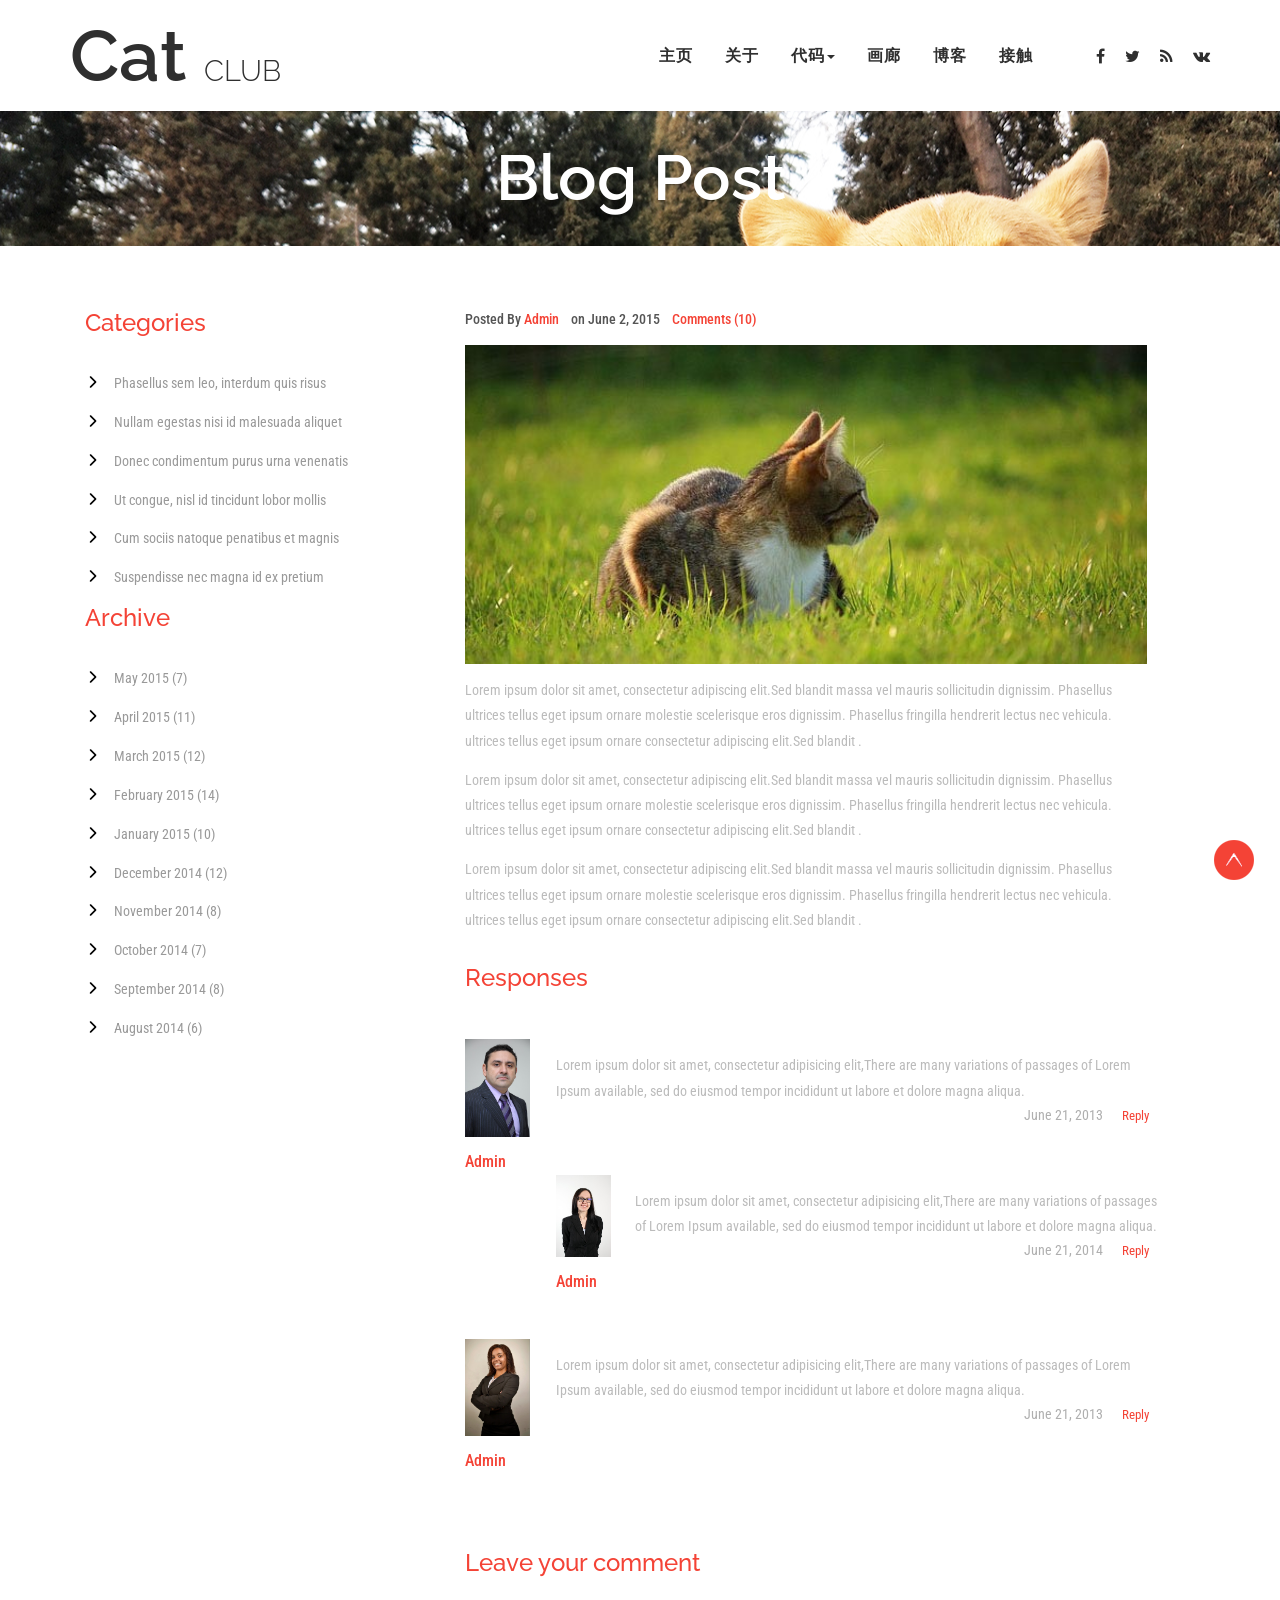
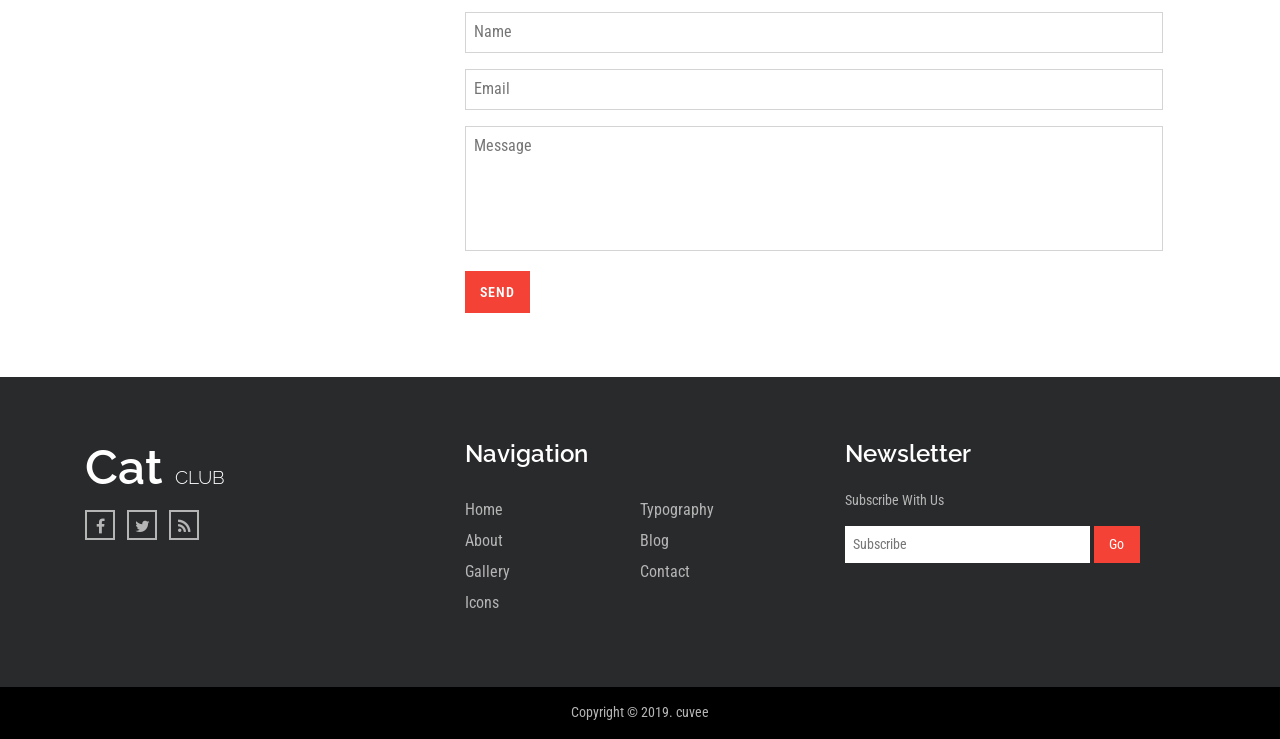
<file: src/main/resources/static/single.html>
<!DOCTYPE html>
<html lang="en">
<head>
<title>Single</title>
<meta name="viewport" content="width=device-width, initial-scale=1">
<meta charset="utf-8">
<meta name="keywords" content="" />
<script type="application/x-javascript"> addEventListener("load", function() { setTimeout(hideURLbar, 0); }, false); function hideURLbar(){ window.scrollTo(0,1); } </script>
<!-- bootstrap-css -->
<link href="css/bootstrap.css" rel="stylesheet" type="text/css" media="all" />
<!--// bootstrap-css -->
<!-- css -->
<link rel="stylesheet" href="css/style.css" type="text/css" media="all" />
<!--// css -->
<!-- font-awesome icons -->
<link href="css/font-awesome.css" rel="stylesheet"> 
<!-- //font-awesome icons -->
<link rel="stylesheet" href="css/lightbox.css">
<!-- font -->
<link href='http://fonts.googleapis.com/css?family=Pacifico' rel='stylesheet' type='text/css'>
<link href="http://fonts.googleapis.com/css?family=Raleway:100,100i,200,200i,300,300i,400,400i,500,500i,600,600i,700,700i,800,800i,900,900i" rel="stylesheet">
<link href='http://fonts.googleapis.com/css?family=Roboto+Condensed:400,700italic,700,400italic,300italic,300' rel='stylesheet' type='text/css'>
<!-- //font -->
<script src="js/jquery-1.11.1.min.js"></script>
<script src="js/bootstrap.js"></script>
<script type="text/javascript">
	jQuery(document).ready(function($) {
		$(".scroll").click(function(event){		
			event.preventDefault();
			$('html,body').animate({scrollTop:$(this.hash).offset().top},1000);
		});
	});
</script> 
<!--[if lt IE 9]>
  <script src="https://oss.maxcdn.com/libs/html5shiv/3.7.0/html5shiv.js"></script>
<![endif]-->
</head>
<body>
	<!-- banner -->
	<div class="banner about-banner">
		<div class="header about-header">
			<div class="container">
				<div class="header-left">
					<div class="w3layouts-logo">
						<h1>
							<a href="index.html">Cat <span>Club</span></a>
						</h1>
					</div>
				</div>
				<div class="header-right">
					<div class="top-nav">
						<nav class="navbar navbar-default">
								<div class="navbar-header">
									<button type="button" class="navbar-toggle collapsed" data-toggle="collapse" data-target="#bs-example-navbar-collapse-1">
										<span class="sr-only">Toggle navigation</span>
										<span class="icon-bar"></span>
										<span class="icon-bar"></span>
										<span class="icon-bar"></span>
									</button>
								</div>
							<!-- Collect the nav links, forms, and other content for toggling -->
							<div class="collapse navbar-collapse" id="bs-example-navbar-collapse-1">
								<ul class="nav navbar-nav">
									<li><a href="index.html">主页</a></li>
									<li><a href="about.html">关于</a></li>
									<li class=""><a href="#" class="dropdown-toggle hvr-bounce-to-bottom" data-toggle="dropdown" role="button" aria-haspopup="true" aria-expanded="false">代码<span class="caret"></span></a>
										<ul class="dropdown-menu">
											<li><a class="hvr-bounce-to-bottom" href="icons.html">图标</a></li>
											<li><a class="hvr-bounce-to-bottom" href="typography.html">排版</a></li>          
										</ul>
									</li>								
									<li><a href="gallery.html">画廊</a></li>
									<li><a href="blog.html">博客</a></li>
									<li><a href="contact.html">接触</a></li>
								</ul>	
								<div class="clearfix"> </div>
							</div>	
						</nav>		
					</div>
					<div class="agileinfo-social-grids">
						<ul>
							<li><a href="#"><i class="fa fa-facebook"></i></a></li>
							<li><a href="#"><i class="fa fa-twitter"></i></a></li>
							<li><a href="#"><i class="fa fa-rss"></i></a></li>
							<li><a href="#"><i class="fa fa-vk"></i></a></li>
						</ul>
					</div>
					<div class="clearfix"> </div>
				</div>
				<div class="clearfix"> </div>
			</div>
		</div>
		<div class="about-heading">	
			<div class="container">
				<h2>Blog Post</h2>
			</div>
		</div>
	</div>
	<!-- //banner -->
	<!-- blog -->
	<div class="blog">
			<!-- container -->
			<div class="container">
				<div class="col-md-8 blog-top-left-grid">
					<div class="left-blog left-single">
						<div class="blog-left">
							<div class="single-left-left">
								<p>Posted By <a href="#">Admin</a> &nbsp;&nbsp; on June 2, 2015 &nbsp;&nbsp; <a href="#">Comments (10)</a></p>
								<img src="images/b1.jpg" alt="" />
							</div>
							<div class="blog-left-bottom">
								<p>Lorem ipsum dolor sit amet, consectetur adipiscing elit.Sed blandit massa vel mauris sollicitudin 
									dignissim. Phasellus ultrices tellus eget ipsum ornare molestie scelerisque eros dignissim. Phasellus 
									fringilla hendrerit lectus nec vehicula. ultrices tellus eget ipsum ornare consectetur adipiscing elit.Sed blandit .
								</p>
							</div>
							<div class="blog-left-bottom left-bottom">
								<p>Lorem ipsum dolor sit amet, consectetur adipiscing elit.Sed blandit massa vel mauris sollicitudin 
									dignissim. Phasellus ultrices tellus eget ipsum ornare molestie scelerisque eros dignissim. Phasellus 
									fringilla hendrerit lectus nec vehicula. ultrices tellus eget ipsum ornare consectetur adipiscing elit.Sed blandit .
								</p>
							</div>
							<div class="blog-left-bottom left-bottom">
								<p>Lorem ipsum dolor sit amet, consectetur adipiscing elit.Sed blandit massa vel mauris sollicitudin 
									dignissim. Phasellus ultrices tellus eget ipsum ornare molestie scelerisque eros dignissim. Phasellus 
									fringilla hendrerit lectus nec vehicula. ultrices tellus eget ipsum ornare consectetur adipiscing elit.Sed blandit .
								</p>
							</div>
						</div>
						<div class="response">
							<h3>Responses</h3>
							<div class="media response-info">
								<div class="media-left response-text-left">
									<a href="#">
										<img class="media-object" src="images/t1.jpg" alt="">
									</a>
									<h5><a href="#">Admin</a></h5>
								</div>
								<div class="media-body response-text-right">
									<p>Lorem ipsum dolor sit amet, consectetur adipisicing elit,There are many variations of passages of Lorem Ipsum available, 
										sed do eiusmod tempor incididunt ut labore et dolore magna aliqua.</p>
									<ul>
										<li>June 21, 2013</li>
										<li><a href="single.html">Reply</a></li>
									</ul>
									<div class="media response-info">
										<div class="media-left response-text-left">
											<a href="#">
												<img class="media-object" src="images/t2.jpg" alt="">
											</a>
											<h5><a href="#">Admin</a></h5>
										</div>
										<div class="media-body response-text-right">
											<p>Lorem ipsum dolor sit amet, consectetur adipisicing elit,There are many variations of passages of Lorem Ipsum available, 
												sed do eiusmod tempor incididunt ut labore et dolore magna aliqua.</p>
											<ul>
												<li>June 21, 2014</li>
												<li><a href="single.html">Reply</a></li>
											</ul>		
										</div>
										<div class="clearfix"> </div>
									</div>
								</div>
								<div class="clearfix"> </div>
							</div>
							<div class="media response-info">
								<div class="media-left response-text-left">
									<a href="#">
										<img class="media-object" src="images/t3.jpg" alt="">
									</a>
									<h5><a href="#">Admin</a></h5>
								</div>
								<div class="media-body response-text-right">
									<p>Lorem ipsum dolor sit amet, consectetur adipisicing elit,There are many variations of passages of Lorem Ipsum available, 
										sed do eiusmod tempor incididunt ut labore et dolore magna aliqua.</p>
									<ul>
										<li>June 21, 2013</li>
										<li><a href="single.html">Reply</a></li>
									</ul>		
								</div>
								<div class="clearfix"> </div>
							</div>
						</div>
						<div class="opinion">
							<h3>Leave your comment</h3>
							<form action="#" method="post">
								<input type="text" name="Name" placeholder="Name" required="">
								<input type="email" name="Email" placeholder="Email" required="">
								<textarea name="Message" placeholder="Message" required=""></textarea>
								<input type="submit" value="SEND">
							</form>
						</div>
					</div>
				</div>
				<div class="col-md-4 blog-top-right-grid">
					<div class="Categories">
						<h3>Categories</h3>
						<ul>
							<li><a href="#">Phasellus sem leo, interdum quis risus</a></li>
							<li><a href="#">Nullam egestas nisi id malesuada aliquet </a></li>
							<li><a href="#"> Donec condimentum purus urna venenatis</a></li>
							<li><a href="#">Ut congue, nisl id tincidunt lobor mollis</a></li>
							<li><a href="#">Cum sociis natoque penatibus et magnis</a></li>
							<li><a href="#">Suspendisse nec magna id ex pretium</a></li>
						</ul>
					</div>
					<div class="Categories">
						<h3>Archive</h3>
						<ul class="marked-list offs1">
							<li><a href="#">May 2015 (7)</a></li>
							<li><a href="#">April 2015 (11)</a></li>
							<li><a href="#">March 2015 (12)</a></li>
							<li><a href="#">February 2015 (14)</a> </li>
							<li><a href="#">January 2015 (10)</a></li>    
							<li><a href="#">December 2014 (12)</a></li>
							<li><a href="#">November 2014 (8)</a></li>
							<li><a href="#">October 2014 (7)</a> </li>
							<li><a href="#">September 2014 (8)</a></li>
							<li><a href="#">August 2014 (6)</a></li>                          
						</ul>
					</div>
				</div>
				<div class="clearfix"> </div>
			</div>
			<!-- //container -->
	</div>
	<!-- //blog -->
	<!-- footer -->
	<footer>
		<div class="container">
			<div class="agileits-w3layouts-footer-grids">
				<div class="col-md-4 footer-left">
					<h3>
						<a href="index.html">Cat <span>Club</span></a>
					</h3>
					<div class="footer-social-grids">
						<ul>
							<li><a href="#"><i class="fa fa-facebook"></i></a></li>
							<li><a href="#"><i class="fa fa-twitter"></i></a></li>
							<li><a href="#"><i class="fa fa-rss"></i></a></li>
						</ul>
					</div>
				</div>
				<div class="col-md-4 footer-left">
					<h4>Navigation</h4>
					<div class="col-md-6 footer-grid-left">
						<ul>
							<li><a class="active" href="index.html">Home</a></li>
							<li><a href="about.html">About</a></li>								
							<li><a href="gallery.html">Gallery</a></li>
							<li><a href="icons.html">Icons</a></li>
						</ul>
					</div>
					<div class="col-md-6 footer-grid-left">
						<ul>
							<li><a href="typography.html">Typography</a></li>
							<li><a href="blog.html">Blog</a></li>
							<li><a href="contact.html">Contact</a></li>
						</ul>
					</div>
					<div class="clearfix"> </div>
				</div>
				<div class="col-md-4 footer-left">
					<h4>Newsletter</h4>
					<p>Subscribe With Us</p>
					<form action="#" method="post">
						<input type="email" placeholder="Subscribe" name="Subscribe" required="">
						<button class="btn1">Go</button>
					</form>
				</div>
				<div class="clearfix"> </div>
			</div>
		</div>
	</footer>
	<!-- footer -->
	<!-- copyright -->
	<div class="copyright">
		<div class="container">
		<p>Copyright &copy; 2019. cuvee</p>
		</div>
	</div>
	<!-- //copyright -->
	<script src="js/SmoothScroll.min.js"></script>
<script type="text/javascript" src="js/move-top.js"></script>
<script type="text/javascript" src="js/easing.js"></script>
	<!-- here stars scrolling icon -->
	<script type="text/javascript">
		$(document).ready(function() {
			/*
				var defaults = {
				containerID: 'toTop', // fading element id
				containerHoverID: 'toTopHover', // fading element hover id
				scrollSpeed: 1200,
				easingType: 'linear' 
				};
			*/
								
			$().UItoTop({ easingType: 'easeOutQuart' });
								
			});
	</script>
<!-- //here ends scrolling icon -->
</body>	
</html>
</file>
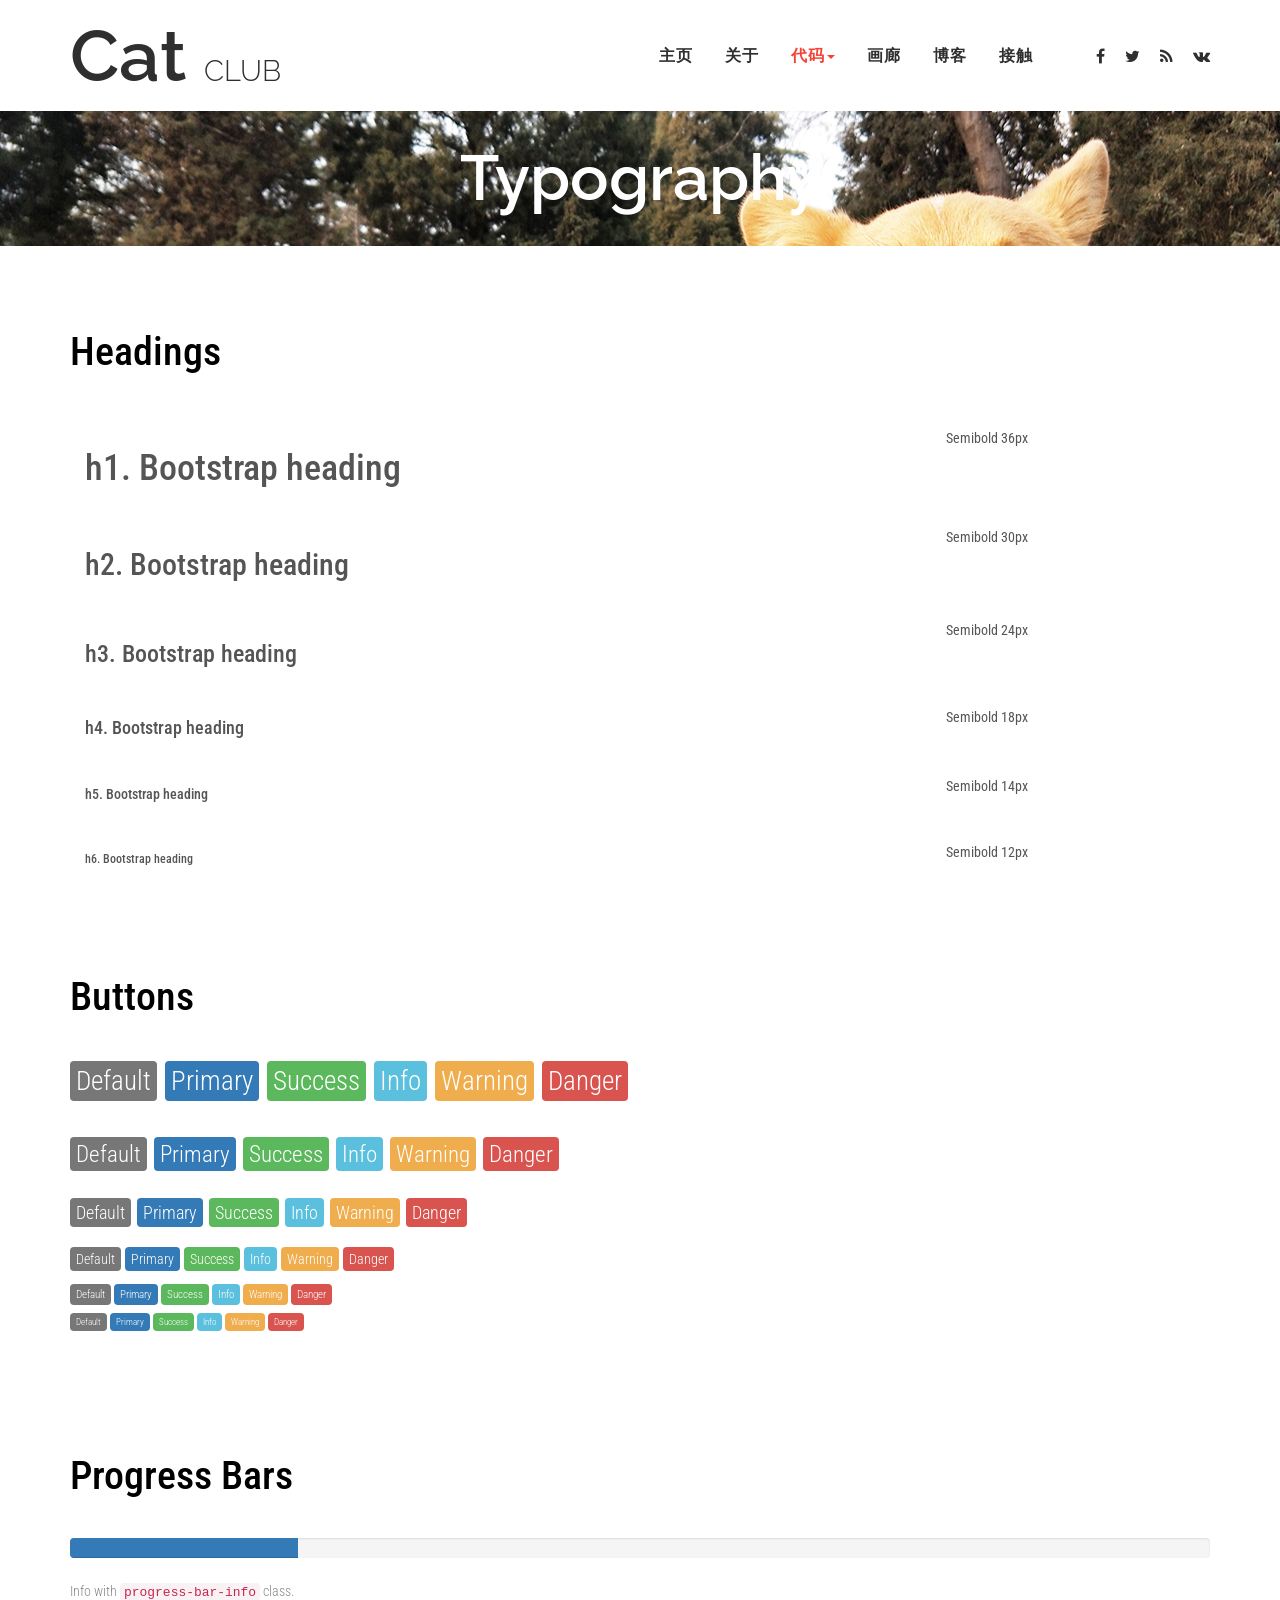
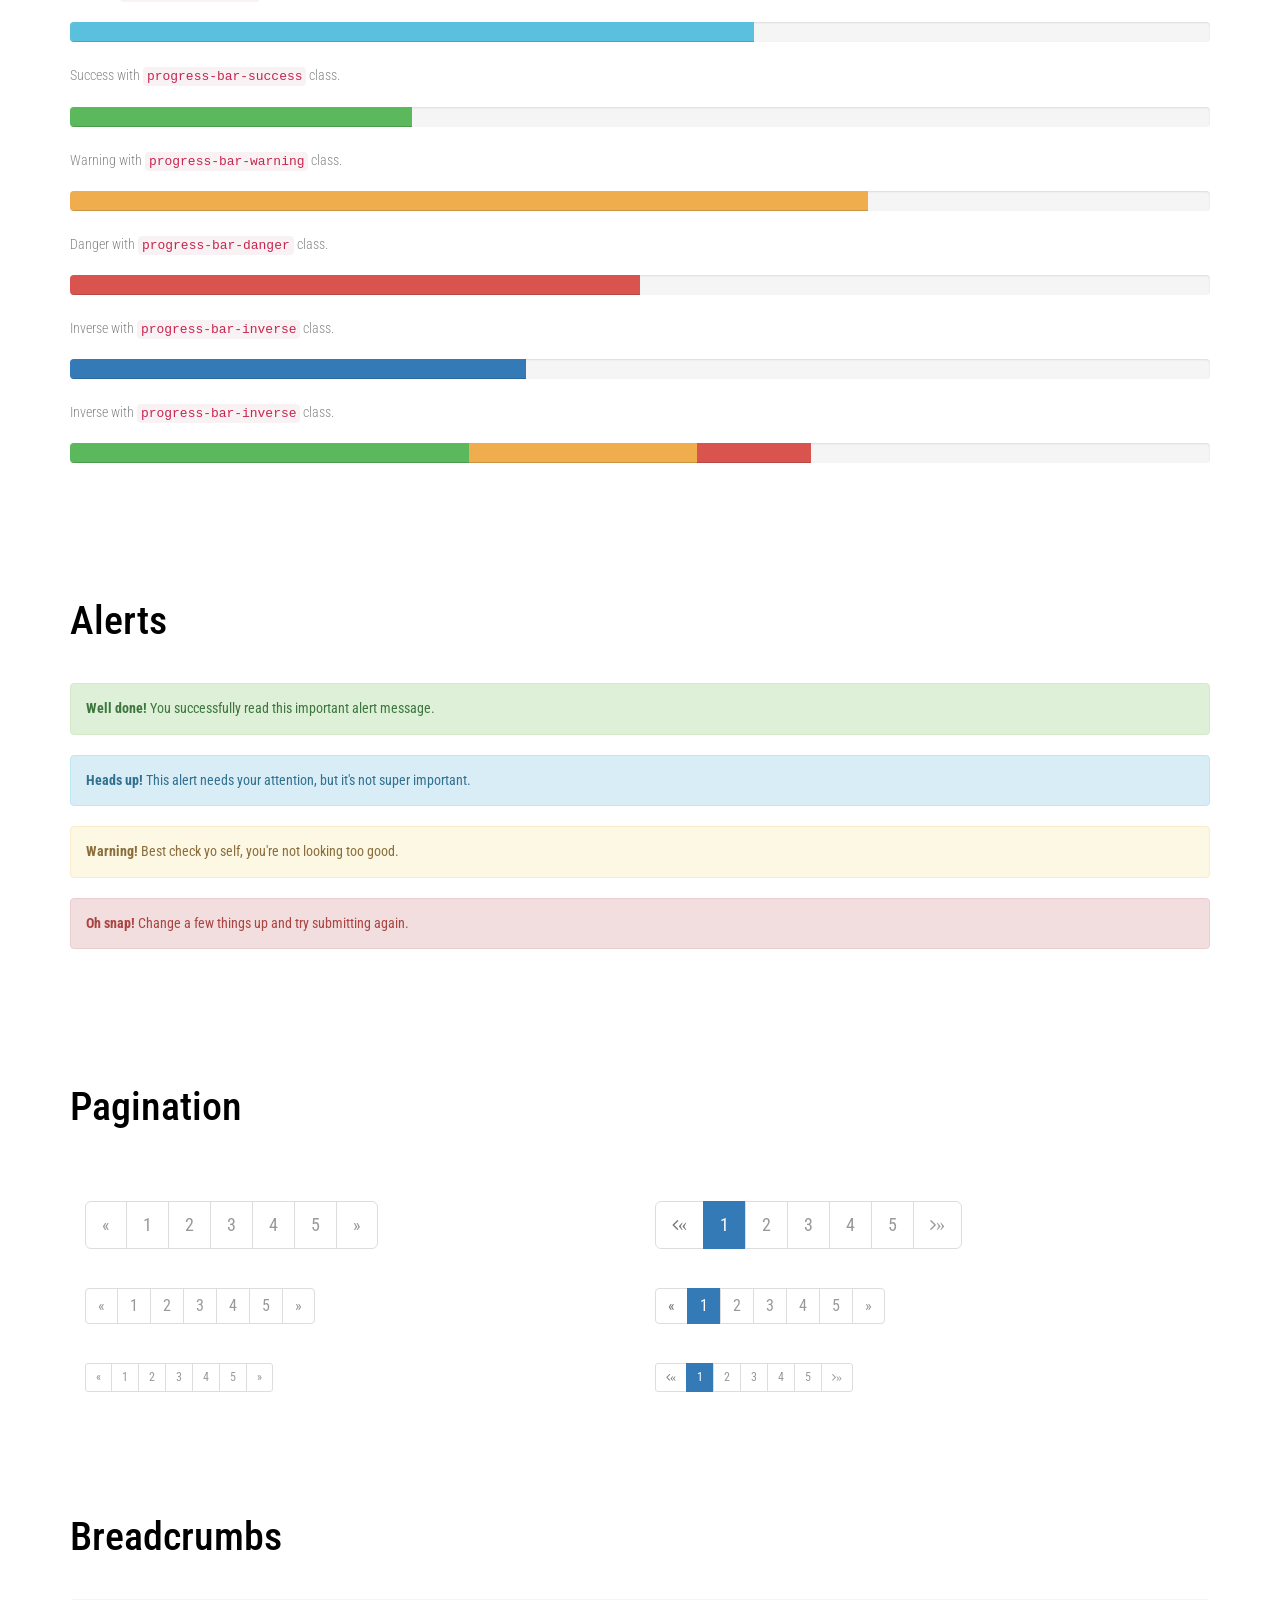
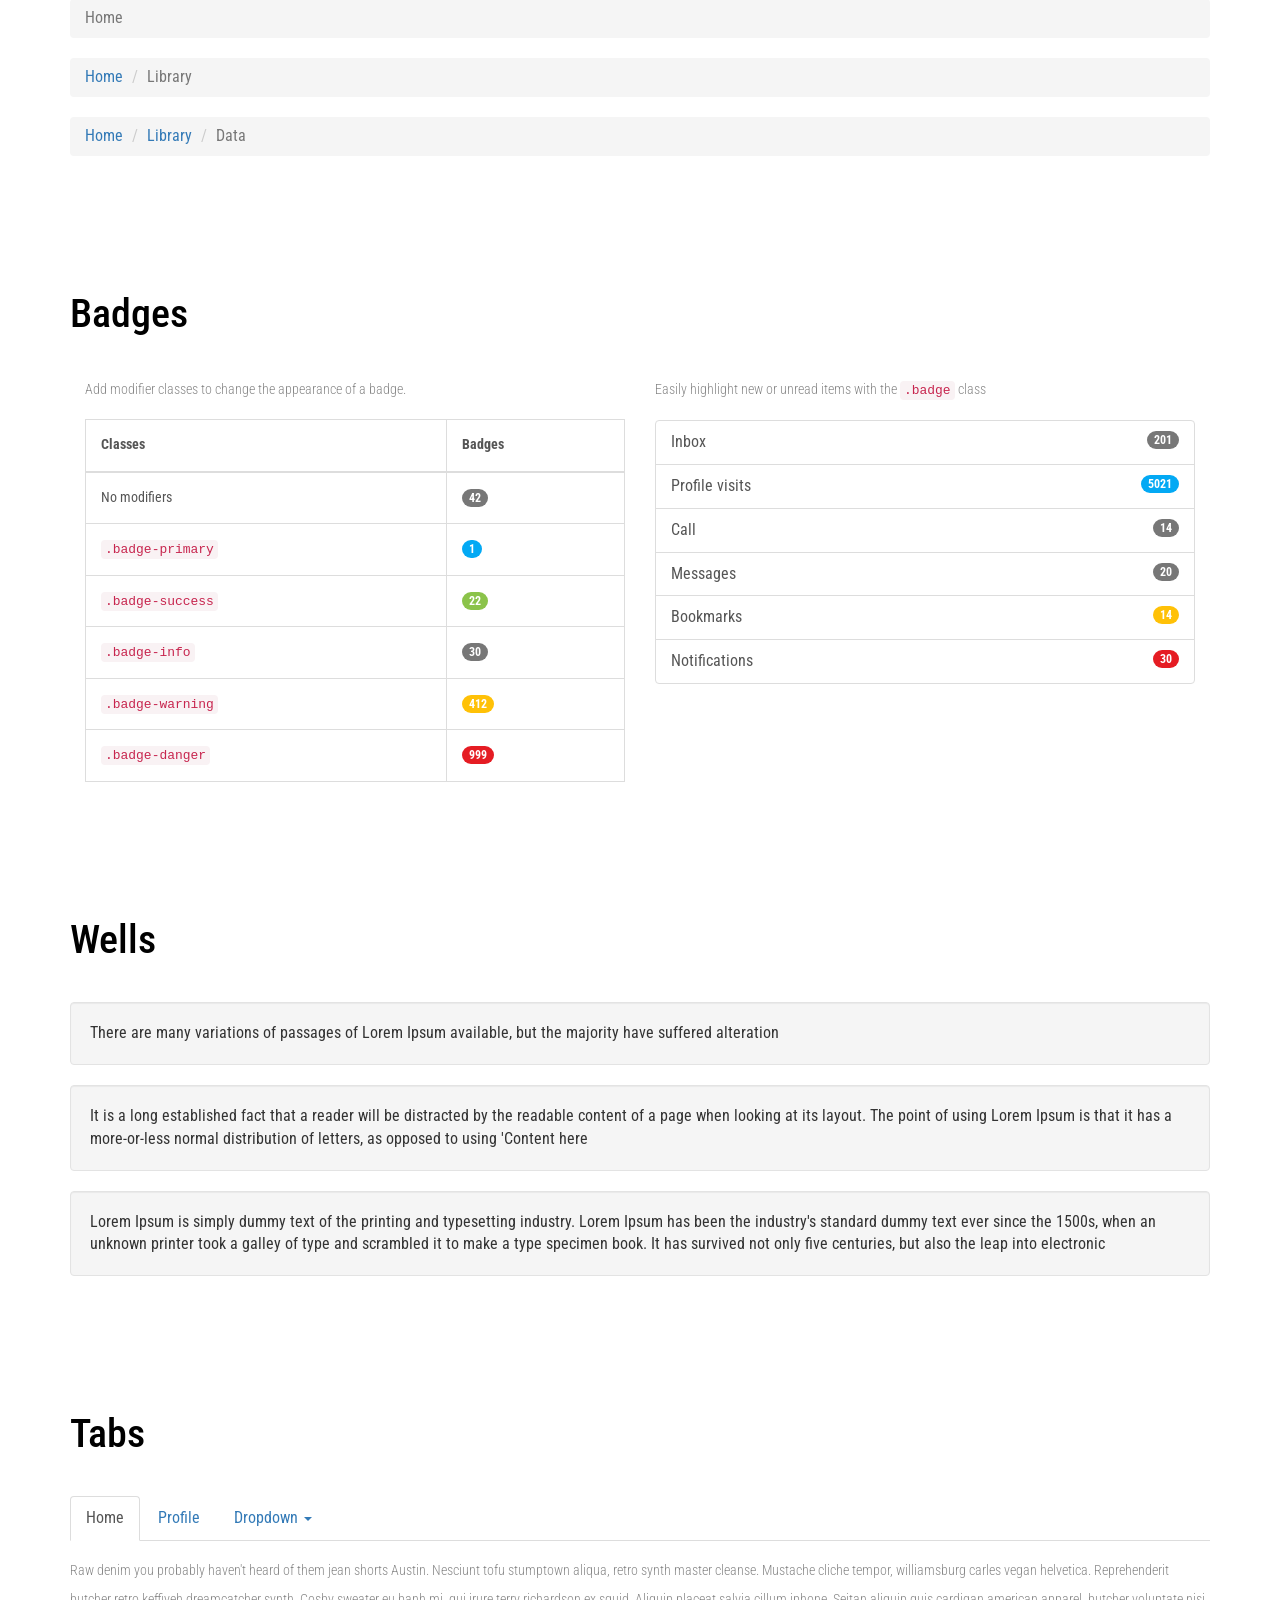
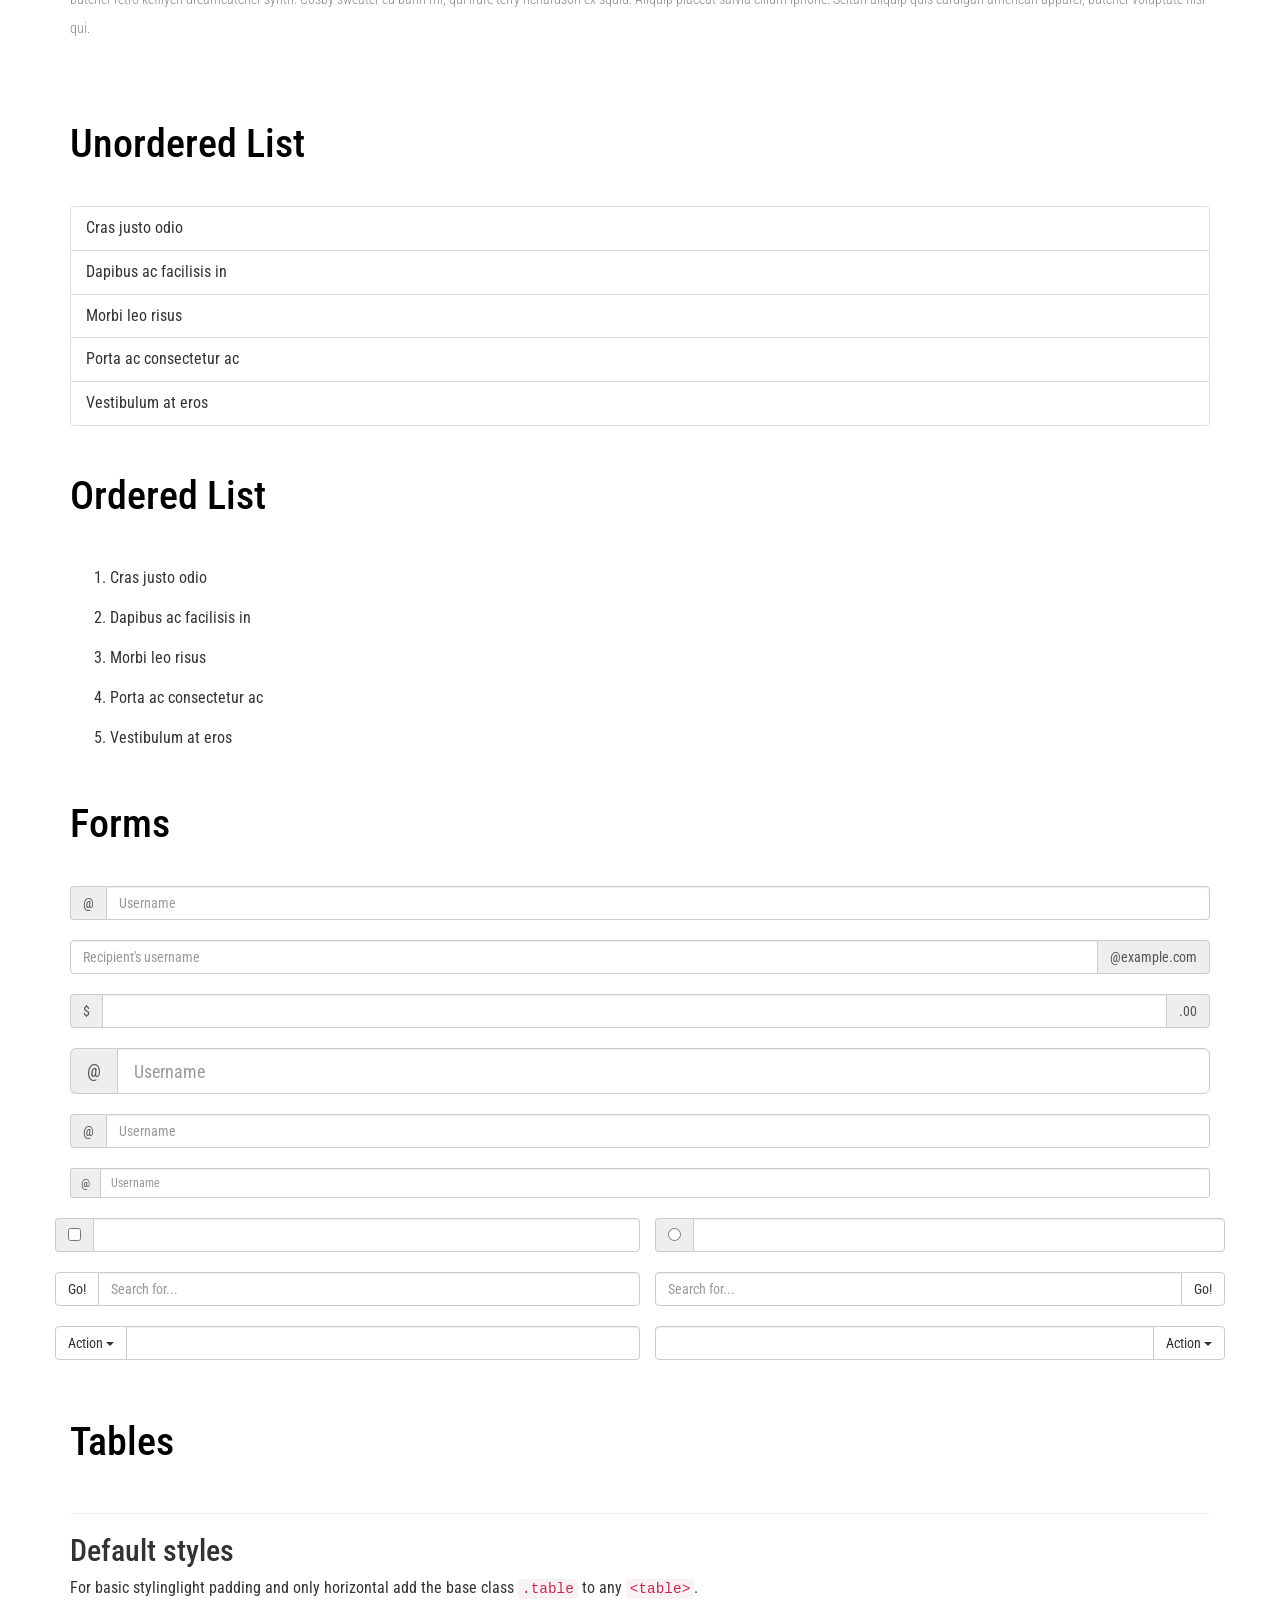
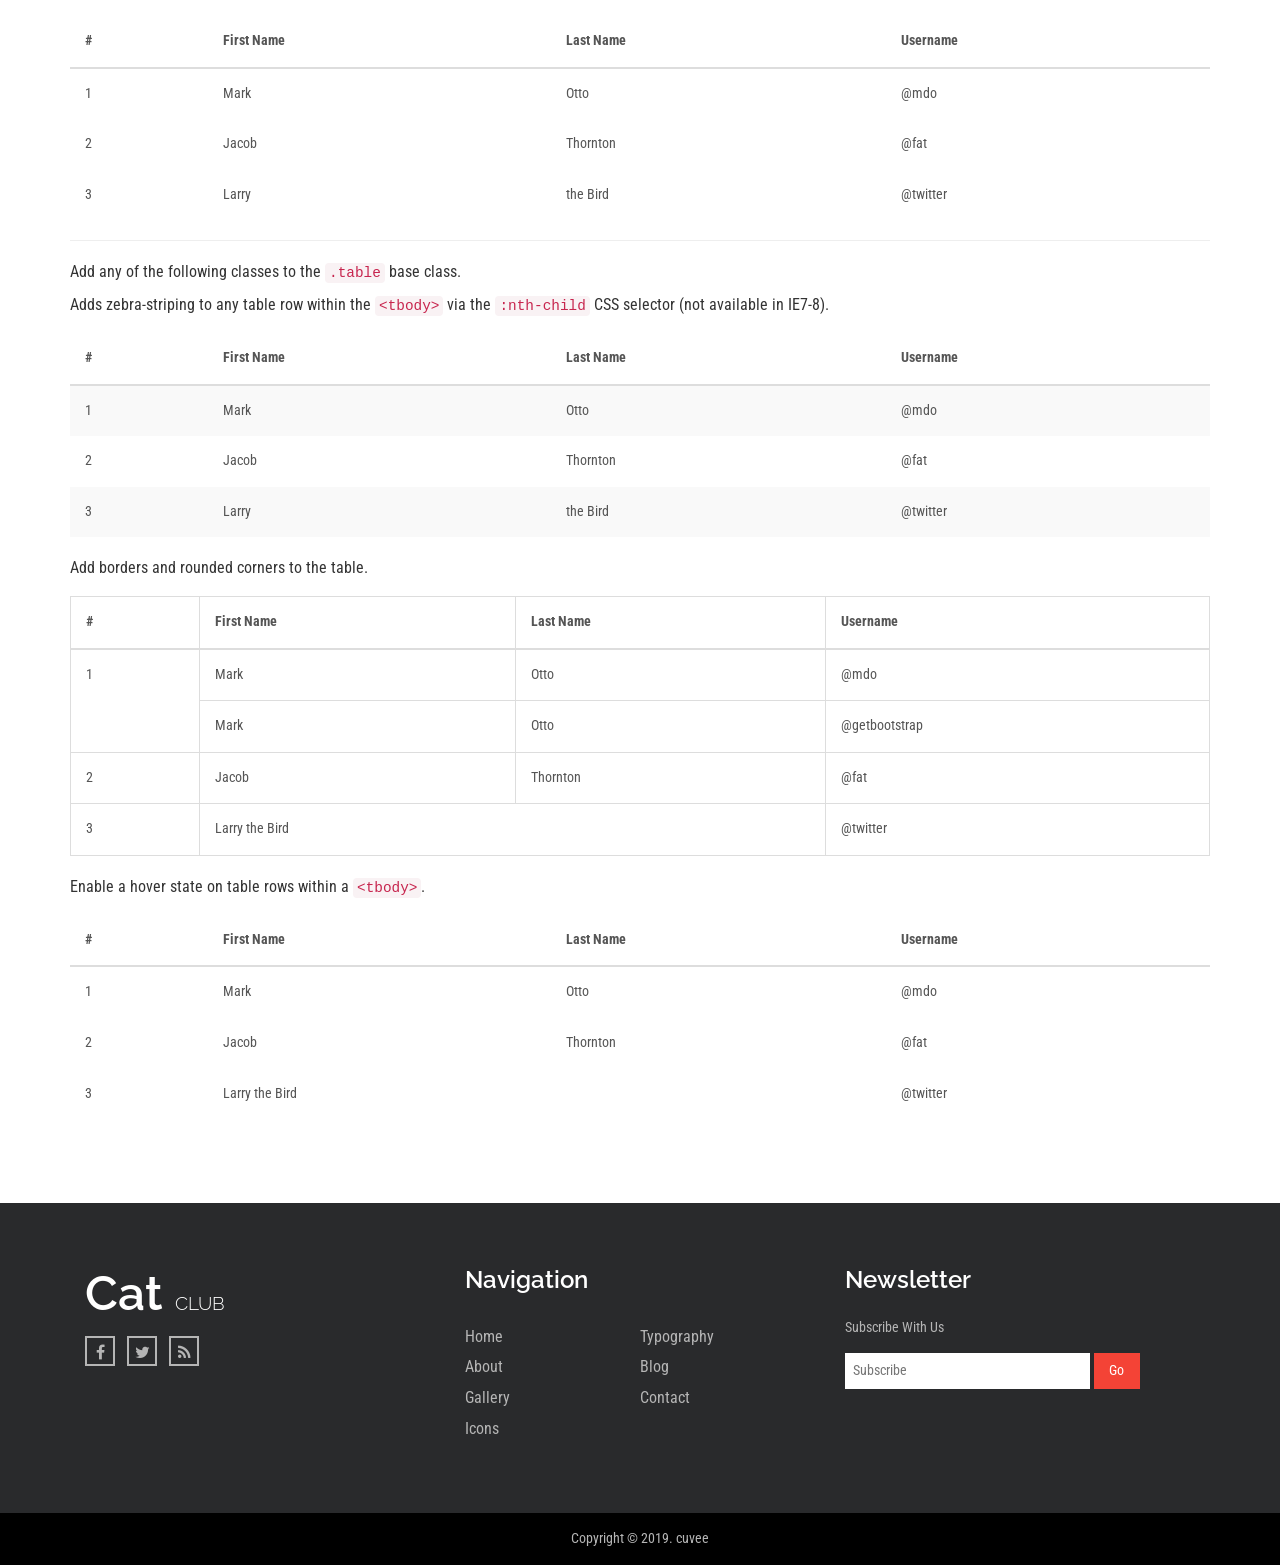
<file: src/main/resources/static/typography.html>
<!DOCTYPE html>
<html lang="en">
<head>
<title>Typography</title>
<meta name="viewport" content="width=device-width, initial-scale=1">
<meta charset="utf-8">
<meta name="keywords" content="" />
<script type="application/x-javascript"> addEventListener("load", function() { setTimeout(hideURLbar, 0); }, false); function hideURLbar(){ window.scrollTo(0,1); } </script>
<!-- bootstrap-css -->
<link href="css/bootstrap.css" rel="stylesheet" type="text/css" media="all" />
<!--// bootstrap-css -->
<!-- css -->
<link rel="stylesheet" href="css/style.css" type="text/css" media="all" />
<!--// css -->
<!-- font-awesome icons -->
<link href="css/font-awesome.css" rel="stylesheet"> 
<!-- //font-awesome icons -->
<!-- font -->
<link href='http://fonts.googleapis.com/css?family=Pacifico' rel='stylesheet' type='text/css'>
<link href="http://fonts.googleapis.com/css?family=Raleway:100,100i,200,200i,300,300i,400,400i,500,500i,600,600i,700,700i,800,800i,900,900i" rel="stylesheet">
<link href='http://fonts.googleapis.com/css?family=Roboto+Condensed:400,700italic,700,400italic,300italic,300' rel='stylesheet' type='text/css'>
<!-- //font -->
<script src="js/jquery-1.11.1.min.js"></script>
<script src="js/bootstrap.js"></script>
<script type="text/javascript">
	jQuery(document).ready(function($) {
		$(".scroll").click(function(event){		
			event.preventDefault();
			$('html,body').animate({scrollTop:$(this.hash).offset().top},1000);
		});
	});
</script> 
<!--[if lt IE 9]>
  <script src="https://oss.maxcdn.com/libs/html5shiv/3.7.0/html5shiv.js"></script>
<![endif]-->
</head>
<body>
	<!-- banner -->
	<div class="banner about-banner">
		<div class="header about-header">
			<div class="container">
				<div class="header-left">
					<div class="w3layouts-logo">
						<h1>
							<a href="index.html">Cat <span>Club</span></a>
						</h1>
					</div>
				</div>
				<div class="header-right">
					<div class="top-nav">
						<nav class="navbar navbar-default">
								<div class="navbar-header">
									<button type="button" class="navbar-toggle collapsed" data-toggle="collapse" data-target="#bs-example-navbar-collapse-1">
										<span class="sr-only">Toggle navigation</span>
										<span class="icon-bar"></span>
										<span class="icon-bar"></span>
										<span class="icon-bar"></span>
									</button>
								</div>
							<!-- Collect the nav links, forms, and other content for toggling -->
							<div class="collapse navbar-collapse" id="bs-example-navbar-collapse-1">
								<ul class="nav navbar-nav">
									<li><a  href="index.html">主页</a></li>
									<li><a href="about.html">关于</a></li>
									<li class=""><a class="active" href="#" class="dropdown-toggle hvr-bounce-to-bottom" data-toggle="dropdown" role="button" aria-haspopup="true" aria-expanded="false">代码<span class="caret"></span></a>
										<ul class="dropdown-menu">
											<li><a class="hvr-bounce-to-bottom" href="icons.html">图标</a></li>
											<li><a class="hvr-bounce-to-bottom" href="typography.html">排版</a></li>          
										</ul>
									</li>								
									<li><a href="gallery.html">画廊</a></li>
									<li><a href="blog.html">博客</a></li>
									<li><a href="contact.html">接触</a></li>
								</ul>
								<div class="clearfix"> </div>
							</div>	
						</nav>		
					</div>
					<div class="agileinfo-social-grids">
						<ul>
							<li><a href="#"><i class="fa fa-facebook"></i></a></li>
							<li><a href="#"><i class="fa fa-twitter"></i></a></li>
							<li><a href="#"><i class="fa fa-rss"></i></a></li>
							<li><a href="#"><i class="fa fa-vk"></i></a></li>
						</ul>
					</div>
					<div class="clearfix"> </div>
				</div>
				<div class="clearfix"> </div>
			</div>
		</div>
		<div class="about-heading">	
			<div class="container">
				<h2>Typography</h2>
			</div>
		</div>
	</div>
	<!-- //banner -->
	<!-- typography -->
	<div class="typography">
				<div class="container">
					<div class="grid_3 grid_4">
						<h3 class="hdg">Headings</h3>
						<div class="bs-example">
							<table class="table">
								<tbody>
									<tr>
										<td><h1 id="h1.-bootstrap-heading">h1. Bootstrap heading<a class="anchorjs-link" href="#h1.-bootstrap-heading"><span class="anchorjs-icon"></span></a></h1></td>
										<td class="type-info">Semibold 36px</td>
									</tr>
									<tr>
										<td><h2 id="h2.-bootstrap-heading">h2. Bootstrap heading<a class="anchorjs-link" href="#h2.-bootstrap-heading"><span class="anchorjs-icon"></span></a></h2></td>
										<td class="type-info">Semibold 30px</td>
									</tr>
									<tr>
										<td><h3 id="h3.-bootstrap-heading">h3. Bootstrap heading<a class="anchorjs-link" href="#h3.-bootstrap-heading"><span class="anchorjs-icon"></span></a></h3></td>
										<td class="type-info">Semibold 24px</td>
									</tr>
									<tr>
										<td><h4 id="h4.-bootstrap-heading">h4. Bootstrap heading<a class="anchorjs-link" href="#h4.-bootstrap-heading"><span class="anchorjs-icon"></span></a></h4></td>
										<td class="type-info">Semibold 18px</td>
									</tr>
									<tr>
										<td><h5 id="h5.-bootstrap-heading">h5. Bootstrap heading<a class="anchorjs-link" href="#h5.-bootstrap-heading"><span class="anchorjs-icon"></span></a></h5></td>
										<td class="type-info">Semibold 14px</td>
									</tr>
									<tr>
										<td><h6>h6. Bootstrap heading</h6></td>
										<td class="type-info">Semibold 12px</td>
									</tr>
								</tbody>
							</table>
						</div>
					</div>
					
					<div class="grid_3 grid_5 wow fadeInUp animated" data-wow-delay=".5s">
						<h3 class="hdg">Buttons</h3>
						<h1>
							<a href="#"><span class="label label-default">Default</span></a>
							<a href="#"><span class="label label-primary">Primary</span></a>
							<a href="#"><span class="label label-success">Success</span></a>
							<a href="#"><span class="label label-info">Info</span></a>
							<a href="#"><span class="label label-warning">Warning</span></a>
							<a href="#"><span class="label label-danger">Danger</span></a>
						</h1>
						<h2>
							<a href="#"><span class="label label-default">Default</span></a>
							<a href="#"><span class="label label-primary">Primary</span></a>
							<a href="#"><span class="label label-success">Success</span></a>
							<a href="#"><span class="label label-info">Info</span></a>
							<a href="#"><span class="label label-warning">Warning</span></a>
							<a href="#"><span class="label label-danger">Danger</span></a>
						</h2>
						<h3>
							<a href="#"><span class="label label-default">Default</span></a>
							<a href="#"><span class="label label-primary">Primary</span></a>
							<a href="#"><span class="label label-success">Success</span></a>
							<a href="#"><span class="label label-info">Info</span></a>
							<a href="#"><span class="label label-warning">Warning</span></a>
							<a href="#"><span class="label label-danger">Danger</span></a>
						</h3>
						<h4>
							<a href="#"><span class="label label-default">Default</span></a>
							<a href="#"><span class="label label-primary">Primary</span></a>
							<a href="#"><span class="label label-success">Success</span></a>
							<a href="#"><span class="label label-info">Info</span></a>
							<a href="#"><span class="label label-warning">Warning</span></a>
							<a href="#"><span class="label label-danger">Danger</span></a>
						</h4>
						<h5>
							<a href="#"><span class="label label-default">Default</span></a>
							<a href="#"><span class="label label-primary">Primary</span></a>
							<a href="#"><span class="label label-success">Success</span></a>
							<a href="#"><span class="label label-info">Info</span></a>
							<a href="#"><span class="label label-warning">Warning</span></a>
							<a href="#"><span class="label label-danger">Danger</span></a>
						</h5>
						<h6>
							<a href="#"><span class="label label-default">Default</span></a>
							<a href="#"><span class="label label-primary">Primary</span></a>
							<a href="#"><span class="label label-success">Success</span></a>
							<a href="#"><span class="label label-info">Info</span></a>
							<a href="#"><span class="label label-warning">Warning</span></a>
							<a href="#"><span class="label label-danger">Danger</span></a>
						</h6>
					</div>		
					
					<div class="grid_3 grid_5 wow fadeInUp animated" data-wow-delay=".5s">
						<h3 class="hdg">Progress Bars</h3>
						<div class="tab-content">
							<div class="tab-pane active" id="domprogress">
								<div class="progress">    
									<div class="progress-bar progress-bar-primary" style="width: 20%"></div>
								</div>
								<p>Info with <code>progress-bar-info</code> class.</p>
								<div class="progress">    
									<div class="progress-bar progress-bar-info" style="width: 60%"></div>
								</div>
								<p>Success with <code>progress-bar-success</code> class.</p>
								<div class="progress">
									<div class="progress-bar progress-bar-success" style="width: 30%"></div>
								</div>
								<p>Warning with <code>progress-bar-warning</code> class.</p>
								<div class="progress">
									<div class="progress-bar progress-bar-warning" style="width: 70%"></div>
								</div>
								<p>Danger with <code>progress-bar-danger</code> class.</p>
								<div class="progress">
									<div class="progress-bar progress-bar-danger" style="width: 50%"></div>
								</div>
								<p>Inverse with <code>progress-bar-inverse</code> class.</p>
								<div class="progress">
									<div class="progress-bar progress-bar-inverse" style="width: 40%"></div>
								</div>
								<p>Inverse with <code>progress-bar-inverse</code> class.</p>
								<div class="progress">
									<div class="progress-bar progress-bar-success" style="width: 35%"><span class="sr-only">35% Complete (success)</span></div>
									<div class="progress-bar progress-bar-warning" style="width: 20%"><span class="sr-only">20% Complete (warning)</span></div>
									<div class="progress-bar progress-bar-danger" style="width: 10%"><span class="sr-only">10% Complete (danger)</span></div>
								</div>
							</div>
						</div>
					</div>
					<div class="grid_3 grid_5 wow fadeInUp animated" data-wow-delay=".5s">
						<h3 class="hdg">Alerts</h3>
						<div class="alert alert-success" role="alert">
							<strong>Well done!</strong> You successfully read this important alert message.
						</div>
						<div class="alert alert-info" role="alert">
							<strong>Heads up!</strong> This alert needs your attention, but it's not super important.
						</div>
						<div class="alert alert-warning" role="alert">
							<strong>Warning!</strong> Best check yo self, you're not looking too good.
						</div>
						<div class="alert alert-danger" role="alert">
							<strong>Oh snap!</strong> Change a few things up and try submitting again.
						</div>
					</div>
					<div class="grid_3 grid_5 wow fadeInUp animated" data-wow-delay=".5s">
						<h3 class="hdg">Pagination</h3>
						<div class="col-md-6">
							<nav>
								<ul class="pagination pagination-lg">
									<li><a href="#" aria-label="Previous"><span aria-hidden="true">«</span></a></li>
									<li><a href="#">1</a></li>
									<li><a href="#">2</a></li>
									<li><a href="#">3</a></li>
									<li><a href="#">4</a></li>
									<li><a href="#">5</a></li>
									<li><a href="#" aria-label="Next"><span aria-hidden="true">»</span></a></li>
								</ul>
							</nav>
							<nav>
								<ul class="pagination">
									<li><a href="#" aria-label="Previous"><span aria-hidden="true">«</span></a></li>
									<li><a href="#">1</a></li>
									<li><a href="#">2</a></li>
									<li><a href="#">3</a></li>
									<li><a href="#">4</a></li>
									<li><a href="#">5</a></li>
									<li><a href="#" aria-label="Next"><span aria-hidden="true">»</span></a></li>
								</ul>
							</nav>
							<nav>
								<ul class="pagination pagination-sm">
									<li><a href="#" aria-label="Previous"><span aria-hidden="true">«</span></a></li>
									<li><a href="#">1</a></li>
									<li><a href="#">2</a></li>
									<li><a href="#">3</a></li>
									<li><a href="#">4</a></li>
									<li><a href="#">5</a></li>
									<li><a href="#" aria-label="Next"><span aria-hidden="true">»</span></a></li>
								</ul>
							</nav>
						</div>
						<div class="col-md-6">
							<ul class="pagination pagination-lg">
								<li class="disabled"><a href="#"><i class="fa fa-angle-left">«</i></a></li>
								<li class="active"><a href="#">1</a></li>
								<li><a href="#">2</a></li>
								<li><a href="#">3</a></li>
								<li><a href="#">4</a></li>
								<li><a href="#">5</a></li>
								<li><a href="#"><i class="fa fa-angle-right">»</i></a></li>
							</ul>
							<nav>
								<ul class="pagination">
									<li class="disabled"><a href="#" aria-label="Previous"><span aria-hidden="true">«</span></a></li>
									<li class="active"><a href="#">1 <span class="sr-only">(current)</span></a></li>
									<li><a href="#">2</a></li>
									<li><a href="#">3</a></li>
									<li><a href="#">4</a></li>
									<li><a href="#">5</a></li>
									<li><a href="#" aria-label="Next"><span aria-hidden="true">»</span></a></li>
								</ul>
							</nav>
							<ul class="pagination pagination-sm">
								<li class="disabled"><a href="#"><i class="fa fa-angle-left">«</i></a></li>
								<li class="active"><a href="#">1</a></li>
								<li><a href="#">2</a></li>
								<li><a href="#">3</a></li>
								<li><a href="#">4</a></li>
								<li><a href="#">5</a></li>
								<li><a href="#"><i class="fa fa-angle-right">»</i></a></li>
							</ul>
						</div>
						<div class="clearfix"> </div>
					</div>
					<div class="grid_3 grid_5 wow fadeInUp animated" data-wow-delay=".5s">
						<h3 class="hdg">Breadcrumbs</h3>
						<ol class="breadcrumb">
							<li class="active">Home</li>
						</ol>
						<ol class="breadcrumb">
							<li><a href="#">Home</a></li>
							<li class="active">Library</li>
						</ol>
						<ol class="breadcrumb">
							<li><a href="#">Home</a></li>
							<li><a href="#">Library</a></li>
							<li class="active">Data</li>
						</ol>
					</div>
					<div class="grid_3 grid_5 wow fadeInUp animated" data-wow-delay=".5s">
						<h3 class="hdg">Badges</h3>
						<div class="col-md-6">
							<p>Add modifier classes to change the appearance of a badge.</p>
							<table class="table table-bordered">
								<thead>
									<tr>
										<th>Classes</th>
										<th>Badges</th>
									</tr>
								</thead>
								<tbody>
									<tr>
										<td>No modifiers</td>
										<td><span class="badge">42</span></td>
									</tr>
									<tr>
										<td><code>.badge-primary</code></td>
										<td><span class="badge badge-primary">1</span></td>
									</tr>
									<tr>
										<td><code>.badge-success</code></td>
										<td><span class="badge badge-success">22</span></td>
									</tr>
									<tr>
										<td><code>.badge-info</code></td>
										<td><span class="badge badge-info">30</span></td>
									</tr>
									<tr>
										<td><code>.badge-warning</code></td>
										<td><span class="badge badge-warning">412</span></td>
									</tr>
									<tr>
										<td><code>.badge-danger</code></td>
										<td><span class="badge badge-danger">999</span></td>
									</tr>
								</tbody>
							</table>                    
						</div>
						<div class="col-md-6">
							<p>Easily highlight new or unread items with the <code>.badge</code> class</p>
							<div class="list-group list-group-alternate"> 
								<a href="#" class="list-group-item"><span class="badge">201</span> <i class="ti ti-email"></i> Inbox </a> 
								<a href="#" class="list-group-item"><span class="badge badge-primary">5021</span> <i class="ti ti-eye"></i> Profile visits </a> 
								<a href="#" class="list-group-item"><span class="badge">14</span> <i class="ti ti-headphone-alt"></i> Call </a> 
								<a href="#" class="list-group-item"><span class="badge">20</span> <i class="ti ti-comments"></i> Messages </a> 
								<a href="#" class="list-group-item"><span class="badge badge-warning">14</span> <i class="ti ti-bookmark"></i> Bookmarks </a> 
								<a href="#" class="list-group-item"><span class="badge badge-danger">30</span> <i class="ti ti-bell"></i> Notifications </a> 
							</div>
						</div>
					   <div class="clearfix"> </div>
					</div>	 
					<div class="grid_3 grid_5 wow fadeInUp animated" data-wow-delay=".5s">
						<h3 class="hdg">Wells</h3>
						<div class="well">
							There are many variations of passages of Lorem Ipsum available, but the majority have suffered alteration
						</div>
						<div class="well">
							It is a long established fact that a reader will be distracted by the readable content of a page when looking at its layout. The point of using Lorem Ipsum is that it has a more-or-less normal distribution of letters, as opposed to using 'Content here
						</div>
						<div class="well">
								Lorem Ipsum is simply dummy text of the printing and typesetting industry. Lorem Ipsum has been the industry's standard dummy text ever since the 1500s, when an unknown printer took a galley of type and scrambled it to make a type specimen book. It has survived not only five centuries, but also the leap into electronic
						</div>
					</div>
					<div class="grid_3 grid_5 wow fadeInUp animated" data-wow-delay=".5s">
						<h3 class="hdg">Tabs</h3>
						<div class="bs-example bs-example-tabs" role="tabpanel" data-example-id="togglable-tabs">
							<ul id="myTab" class="nav nav-tabs" role="tablist">
								<li role="presentation" class="active"><a href="#home" id="home-tab" role="tab" data-toggle="tab" aria-controls="home" aria-expanded="true">Home</a></li>
								<li role="presentation"><a href="#profile" role="tab" id="profile-tab" data-toggle="tab" aria-controls="profile">Profile</a></li>
								<li role="presentation" class="dropdown">
									<a href="#" id="myTabDrop1" class="dropdown-toggle" data-toggle="dropdown" aria-controls="myTabDrop1-contents">Dropdown <span class="caret"></span></a>
									<ul class="dropdown-menu" role="menu" aria-labelledby="myTabDrop1" id="myTabDrop1-contents">
										<li><a href="#dropdown1" tabindex="-1" role="tab" id="dropdown1-tab" data-toggle="tab" aria-controls="dropdown1">@fat</a></li>
										<li><a href="#dropdown2" tabindex="-1" role="tab" id="dropdown2-tab" data-toggle="tab" aria-controls="dropdown2">@mdo</a></li>
									</ul>
								</li>
							</ul>
							<div id="myTabContent" class="tab-content">
								<div role="tabpanel" class="tab-pane fade in active" id="home" aria-labelledby="home-tab">
									<p>Raw denim you probably haven't heard of them jean shorts Austin. Nesciunt tofu stumptown aliqua, retro synth master cleanse. Mustache cliche tempor, williamsburg carles vegan helvetica. Reprehenderit butcher retro keffiyeh dreamcatcher synth. Cosby sweater eu banh mi, qui irure terry richardson ex squid. Aliquip placeat salvia cillum iphone. Seitan aliquip quis cardigan american apparel, butcher voluptate nisi qui.</p>
								</div>
								<div role="tabpanel" class="tab-pane fade" id="profile" aria-labelledby="profile-tab">
									<p>Food truck fixie locavore, accusamus mcsweeney's marfa nulla single-origin coffee squid. Exercitation +1 labore velit, blog sartorial PBR leggings next level wes anderson artisan four loko farm-to-table craft beer twee. Qui photo booth letterpress, commodo enim craft beer mlkshk aliquip jean shorts ullamco ad vinyl cillum PBR. Homo nostrud organic, assumenda labore aesthetic magna delectus mollit. Keytar helvetica VHS salvia yr, vero magna velit sapiente labore stumptown. Vegan fanny pack odio cillum wes anderson 8-bit, sustainable jean shorts beard ut DIY ethical culpa terry richardson biodiesel. Art party scenester stumptown, tumblr butcher vero sint qui sapiente accusamus tattooed echo park.</p>
								</div>
								<div role="tabpanel" class="tab-pane fade" id="dropdown1" aria-labelledby="dropdown1-tab">
									<p>Etsy mixtape wayfarers, ethical wes anderson tofu before they sold out mcsweeney's organic lomo retro fanny pack lo-fi farm-to-table readymade. Messenger bag gentrify pitchfork tattooed craft beer, iphone skateboard locavore carles etsy salvia banksy hoodie helvetica. DIY synth PBR banksy irony. Leggings gentrify squid 8-bit cred pitchfork. Williamsburg banh mi whatever gluten-free, carles pitchfork biodiesel fixie etsy retro mlkshk vice blog. Scenester cred you probably haven't heard of them, vinyl craft beer blog stumptown. Pitchfork sustainable tofu synth chambray yr.</p>
								</div>
								<div role="tabpanel" class="tab-pane fade" id="dropdown2" aria-labelledby="dropdown2-tab">
									<p>Trust fund seitan letterpress, keytar raw denim keffiyeh etsy art party before they sold out master cleanse gluten-free squid scenester freegan cosby sweater. Fanny pack portland seitan DIY, art party locavore wolf cliche high life echo park Austin. Cred vinyl keffiyeh DIY salvia PBR, banh mi before they sold out farm-to-table VHS viral locavore cosby sweater. Lomo wolf viral, mustache readymade thundercats keffiyeh craft beer marfa ethical. Wolf salvia freegan, sartorial keffiyeh echo park vegan.</p>
								</div>
							</div>
						</div>
					</div>
					<h3 class="hdg wow fadeInUp animated" data-wow-delay=".5s">Unordered List</h3>
					<ul class="list-group wow fadeInUp animated" data-wow-delay=".5s">
					  <li class="list-group-item">Cras justo odio</li>
					  <li class="list-group-item">Dapibus ac facilisis in</li>
					  <li class="list-group-item">Morbi leo risus</li>
					  <li class="list-group-item">Porta ac consectetur ac</li>
					  <li class="list-group-item">Vestibulum at eros</li>
					</ul>
					<h3 class="hdg wow fadeInUp animated" data-wow-delay=".5s">Ordered List</h3>
					<ol class="wow fadeInUp animated" data-wow-delay=".5s">
						<li class="list-group-item1">Cras justo odio</li>
						<li class="list-group-item1">Dapibus ac facilisis in</li>
						<li class="list-group-item1">Morbi leo risus</li>
						<li class="list-group-item1">Porta ac consectetur ac</li>
						<li class="list-group-item1">Vestibulum at eros</li>
					</ol>
					<h3 class="hdg wow fadeInUp animated" data-wow-delay=".5s">Forms</h3>
					<div class="input-group wow fadeInUp animated" data-wow-delay=".5s">
						<span class="input-group-addon" id="basic-addon1">@</span>
						<input type="text" class="form-control" placeholder="Username" aria-describedby="basic-addon1">
					</div>
					<div class="input-group wow fadeInUp animated" data-wow-delay=".5s">
						<input type="text" class="form-control" placeholder="Recipient's username" aria-describedby="basic-addon2">
						<span class="input-group-addon" id="basic-addon2">@example.com</span>
					</div>
					<div class="input-group wow fadeInUp animated" data-wow-delay=".5s">
						<span class="input-group-addon">$</span>
							<input type="text" class="form-control" aria-label="Amount (to the nearest dollar)">
						<span class="input-group-addon">.00</span>
					</div>
					<div class="input-group input-group-lg wow fadeInUp animated" data-wow-delay=".5s">
						<span class="input-group-addon" id="sizing-addon1">@</span>
						<input type="text" class="form-control" placeholder="Username" aria-describedby="sizing-addon1">
					</div>
					<div class="input-group wow fadeInUp animated" data-wow-delay=".5s">
						<span class="input-group-addon" id="sizing-addon2">@</span>
						<input type="text" class="form-control" placeholder="Username" aria-describedby="sizing-addon2">
					</div>
					<div class="input-group input-group-sm wow fadeInUp animated" data-wow-delay=".5s">
						<span class="input-group-addon" id="sizing-addon3">@</span>
						<input type="text" class="form-control" placeholder="Username" aria-describedby="sizing-addon3">
					</div>
					<div class="row wow fadeInUp animated" data-wow-delay=".5s">
						<div class="col-lg-6 in-gp-tl">
							<div class="input-group">
								<span class="input-group-addon">
									<input type="checkbox" aria-label="...">
								</span>
								<input type="text" class="form-control" aria-label="...">
							</div><!-- /input-group -->
						</div><!-- /.col-lg-6 -->
						<div class="col-lg-6 in-gp-tb">
							<div class="input-group">
								<span class="input-group-addon">
									<input type="radio" aria-label="...">
								</span>
								<input type="text" class="form-control" aria-label="...">
							</div><!-- /input-group -->
						</div><!-- /.col-lg-6 -->
					</div><!-- /.row -->
					<div class="row wow fadeInUp animated" data-wow-delay=".5s">
						<div class="col-lg-6 in-gp-tl">
							<div class="input-group">
								<span class="input-group-btn">
									<button class="btn btn-default" type="button">Go!</button>
								</span>
								<input type="text" class="form-control" placeholder="Search for...">
							</div><!-- /input-group -->
						</div><!-- /.col-lg-6 -->
						<div class="col-lg-6 in-gp-tb">
							<div class="input-group">
								<input type="text" class="form-control" placeholder="Search for...">
								<span class="input-group-btn">
									<button class="btn btn-default" type="button">Go!</button>
								</span>
							</div><!-- /input-group -->
						</div><!-- /.col-lg-6 -->
					</div><!-- /.row -->
					<div class="row wow fadeInUp animated" data-wow-delay=".5s">
						<div class="col-lg-6 in-gp-tl">
							<div class="input-group">
								<div class="input-group-btn">
									<button type="button" class="btn btn-default dropdown-toggle" data-toggle="dropdown" aria-haspopup="true" aria-expanded="false">Action <span class="caret"></span></button>
									<ul class="dropdown-menu">
										<li><a href="#">Action</a></li>
										<li><a href="#">Another action</a></li>
										<li><a href="#">Something else here</a></li>
										<li role="separator" class="divider"></li>
										<li><a href="#">Separated link</a></li>
									</ul>
								</div><!-- /btn-group -->
								<input type="text" class="form-control" aria-label="...">
							</div><!-- /input-group -->
						</div><!-- /.col-lg-6 -->
						<div class="col-lg-6 in-gp-tb">
							<div class="input-group">
								<input type="text" class="form-control" aria-label="...">
								<div class="input-group-btn">
									<button type="button" class="btn btn-default dropdown-toggle" data-toggle="dropdown" aria-haspopup="true" aria-expanded="false">Action <span class="caret"></span></button>
									<ul class="dropdown-menu dropdown-menu-right">
										<li><a href="#">Action</a></li>
										<li><a href="#">Another action</a></li>
										<li><a href="#">Something else here</a></li>
										<li role="separator" class="divider"></li>
										<li><a href="#">Separated link</a></li>
									</ul>
								</div><!-- /btn-group -->
							</div><!-- /input-group -->
						</div><!-- /.col-lg-6 -->
					</div><!-- /.row -->
					<div class="page-header wow fadeInUp animated" data-wow-delay=".5s">
						<h3 class="hdg">Tables</h3>
					</div>
					<h2 class="typoh2 wow fadeInUp animated" data-wow-delay=".5s">Default styles</h2>
					<p class="wow fadeInUp animated" data-wow-delay=".5s">For basic stylinglight padding and only horizontal add the base class <code>.table</code> to any <code>&lt;table&gt;</code>.</p>
					<div class="bs-docs-example wow fadeInUp animated" data-wow-delay=".5s">
						<table class="table">
							<thead>
								<tr>
									<th>#</th>
									<th>First Name</th>
									<th>Last Name</th>
									<th>Username</th>
								</tr>
							</thead>
							<tbody>
								<tr>
									<td>1</td>
									<td>Mark</td>
									<td>Otto</td>
									<td>@mdo</td>
								</tr>
								<tr>
									<td>2</td>
									<td>Jacob</td>
									<td>Thornton</td>
									<td>@fat</td>
								</tr>
								<tr>
									<td>3</td>
									<td>Larry</td>
									<td>the Bird</td>
									<td>@twitter</td>
								</tr>
							</tbody>
						</table>
					</div>
					<hr class="bs-docs-separator">
					<p class="wow fadeInUp animated" data-wow-delay=".5s">Add any of the following classes to the <code>.table</code> base class.</p>
					<p class="wow fadeInUp animated" data-wow-delay=".5s">Adds zebra-striping to any table row within the <code>&lt;tbody&gt;</code> via the <code>:nth-child</code> CSS selector (not available in IE7-8).</p>
					<div class="bs-docs-example wow fadeInUp animated" data-wow-delay=".5s">
						<table class="table table-striped">
							<thead>
								<tr>
									<th>#</th>
									<th>First Name</th>
									<th>Last Name</th>
									<th>Username</th>
								</tr>
							</thead>
							<tbody>
								<tr>
									<td>1</td>
									<td>Mark</td>
									<td>Otto</td>
									<td>@mdo</td>
								</tr>
								<tr>
									<td>2</td>
									<td>Jacob</td>
									<td>Thornton</td>
									<td>@fat</td>
								</tr>
								<tr>
									<td>3</td>
									<td>Larry</td>
									<td>the Bird</td>
									<td>@twitter</td>
								</tr>
							</tbody>
						</table>
					</div>
					<p class="wow fadeInUp animated" data-wow-delay=".5s">Add borders and rounded corners to the table.</p>
					<div class="bs-docs-example wow fadeInUp animated" data-wow-delay=".5s">
						<table class="table table-bordered">
							<thead>
								<tr>
									<th>#</th>
									<th>First Name</th>
									<th>Last Name</th>
									<th>Username</th>
								</tr>
							</thead>
							<tbody>
								<tr>
									<td rowspan="2">1</td>
									<td>Mark</td>
									<td>Otto</td>
									<td>@mdo</td>
								</tr>
								<tr>
									<td>Mark</td>
									<td>Otto</td>
									<td>@getbootstrap</td>
								</tr>
								<tr>
									<td>2</td>
									<td>Jacob</td>
									<td>Thornton</td>
									<td>@fat</td>
								</tr>
								<tr>
									<td>3</td>
									<td colspan="2">Larry the Bird</td>
									<td>@twitter</td>
								</tr>
							</tbody>
						</table>
					</div>
					<p class="wow fadeInUp animated" data-wow-delay=".5s">Enable a hover state on table rows within a <code>&lt;tbody&gt;</code>.</p>
					<div class="bs-docs-example wow fadeInUp animated" data-wow-delay=".5s">
						<table class="table table-hover">
							<thead>
								<tr>
								  <th>#</th>
								  <th>First Name</th>
								  <th>Last Name</th>
								  <th>Username</th>
								</tr>
							</thead>
							<tbody>
								<tr>
								  <td>1</td>
								  <td>Mark</td>
								  <td>Otto</td>
								  <td>@mdo</td>
								</tr>
								<tr>
								  <td>2</td>
								  <td>Jacob</td>
								  <td>Thornton</td>
								  <td>@fat</td>
								</tr>
								<tr>
								  <td>3</td>
								  <td colspan="2">Larry the Bird</td>
								  <td>@twitter</td>
								</tr>
							</tbody>
						</table>
					</div>
				</div>
	</div>
	<!-- //typography -->
	<!-- footer -->
	<footer>
		<div class="container">
			<div class="agileits-w3layouts-footer-grids">
				<div class="col-md-4 footer-left">
					<h3>
						<a href="index.html">Cat <span>Club</span></a>
					</h3>
					<div class="footer-social-grids">
						<ul>
							<li><a href="#"><i class="fa fa-facebook"></i></a></li>
							<li><a href="#"><i class="fa fa-twitter"></i></a></li>
							<li><a href="#"><i class="fa fa-rss"></i></a></li>
						</ul>
					</div>
				</div>
				<div class="col-md-4 footer-left">
					<h4>Navigation</h4>
					<div class="col-md-6 footer-grid-left">
						<ul>
							<li><a class="active" href="index.html">Home</a></li>
							<li><a href="about.html">About</a></li>								
							<li><a href="gallery.html">Gallery</a></li>
							<li><a href="icons.html">Icons</a></li>
						</ul>
					</div>
					<div class="col-md-6 footer-grid-left">
						<ul>
							<li><a href="typography.html">Typography</a></li>
							<li><a href="blog.html">Blog</a></li>
							<li><a href="contact.html">Contact</a></li>
						</ul>
					</div>
					<div class="clearfix"> </div>
				</div>
				<div class="col-md-4 footer-left">
					<h4>Newsletter</h4>
					<p>Subscribe With Us</p>
					<form action="#" method="post">
						<input type="email" placeholder="Subscribe" name="Subscribe" required="">
						<button class="btn1">Go</button>
					</form>
				</div>
				<div class="clearfix"> </div>
			</div>
		</div>
	</footer>
	<!-- footer -->
	<!-- copyright -->
	<div class="copyright">
		<div class="container">
		<p>Copyright &copy; 2019. cuvee</p>
		</div>
	</div>
	<!-- //copyright -->
	<script src="js/SmoothScroll.min.js"></script>
<script type="text/javascript" src="js/move-top.js"></script>
<script type="text/javascript" src="js/easing.js"></script>
	<!-- here stars scrolling icon -->
	<script type="text/javascript">
		$(document).ready(function() {
			/*
				var defaults = {
				containerID: 'toTop', // fading element id
				containerHoverID: 'toTopHover', // fading element hover id
				scrollSpeed: 1200,
				easingType: 'linear' 
				};
			*/
								
			$().UItoTop({ easingType: 'easeOutQuart' });
								
			});
	</script>
<!-- //here ends scrolling icon -->
</body>	
</html>
</file>
<file: src/main/resources/static/css/style.css>
body a {
  transition: 0.5s all;
  -webkit-transition: 0.5s all;
  -o-transition: 0.5s all;
  -moz-transition: 0.5s all;
  -ms-transition: 0.5s all;
}
html, body{
    font-size: 100%;
	font-family: 'Roboto Condensed', sans-serif;
}
body{
	background:#FFFFFF;
}
/*-- banner --*/
.banner{
	background: url(../images/1.jpg) no-repeat 0px 0px;
    background-size: cover;
    padding: 0em 0 4em;
}
/*-- header-left --*/
.header {
    background: #ffffff;
    padding: 1em 0;
}
.header-left{
	float: left;
}
.w3layouts-logo h1 {
    margin: 0;
}
.w3layouts-logo h1 a {
    color: #2f2f2f;
    font-size: 2em;
    text-decoration: none;
    font-weight: 600;
    font-family: 'Raleway', sans-serif;
}
.w3layouts-logo h1 a span{
    font-weight: 300;
    font-size: .4em;
    text-transform: uppercase;
}
/*-- //header-left --*/
.header-right{
	float: right;
    margin: 1.4em 0 0 0;
}
/*-- top-nav --*/
.top-nav{
    margin: .5em 0 0 0;
    float: left;
}
.top-nav ul{
    padding: 0;
    margin: 0;
}
.top-nav ul li{
    display: inline-block;
    margin: 0 1em;
    float: left;
}
.top-nav ul li:nth-child(6){
	margin-right:0;
}
ul.nav.navbar-nav {
    float: right;
}
.navbar-default{
    background: none;
    border: none;
    margin: 0;
}
.tlinks{text-indent:-9999px;height:0;line-height:0;font-size:0;overflow:hidden;}
.navbar {
    min-height: 0;
}
.navbar-default .navbar-nav > .open > a, .navbar-default .navbar-nav > .open > a:hover, .navbar-default .navbar-nav > .open > a:focus {
    background: none !important;
    box-shadow: 1px 0px 0px 0px rgba(72, 72, 72, 0);
}
.top-nav ul li a{
    color: #2f2f2f !important;
    font-size: 1em;
    margin: 0;
    text-decoration: none;
    padding: 0;
    font-weight: 600;
    font-family: 'Roboto Condensed', sans-serif;
    letter-spacing: 1px;
}
.top-nav ul li a:hover{
    color: #F44336 !important;
}
.top-nav ul li a.active{
    color: #F44336 !important;
}
ul.dropdown-menu {
	background: rgba(0, 0, 0, 0.27);
    box-shadow: 0 0 0;
    border: none;
    margin: 0;
    top: 3em;
    left: 0;
    min-width: 90px;
}
.dropdown-menu > li > a {
    display: block;
    padding: 0px 0px !important;
    clear: both;
    margin: .2em 0 !important;
    font-weight: normal;
    line-height: 1.42857143;
    color: #FFF !important;
    border: none !important;
}
.dropdown-menu > li > a:hover, .dropdown-menu > li > a:focus {
    background: none;
}
.dropdown-submenu {
    position: relative;
}

.dropdown-submenu>.dropdown-menu {
    top: 0;
    left: 103%;
    margin-top: -6px;
    margin-left: -1px;
    -webkit-border-radius: 0 6px 6px 6px;
    -moz-border-radius: 0 6px 6px;
    border-radius: 0 6px 6px 6px;
}

.dropdown-submenu:hover>.dropdown-menu {
    display: block;
}

.dropdown-submenu>a:after {
    display: block;
    content: " ";
    float: right;
    width: 0;
    height: 0;
    border-color: transparent;
    border-width: 5px 0 5px 5px;
    margin-top: 5px;
    margin-right: -10px;
}

.dropdown-submenu:hover>a:after {
    border-left-color: #fff;
}

.dropdown-submenu.pull-left {
    float: none;
}

.dropdown-submenu.pull-left>.dropdown-menu {
    left: -100%;
    margin-left: 10px;
    -webkit-border-radius: 6px 0 6px 6px;
    -moz-border-radius: 6px 0 6px 6px;
    border-radius: 6px 0 6px 6px;
}
/*-- //top-nav --*/
/*-- social-icons --*/
.agileinfo-social-grids{
    float: right;
    margin-left: 3em;
}
.agileinfo-social-grids ul{
	padding:0;
	margin:0;
}
.agileinfo-social-grids ul li{
    display: inline-block;
}
.agileinfo-social-grids ul li a {
	color: #333;
    text-align: center;
}
.agileinfo-social-grids ul li a i.fa.fa-facebook{
    color: #2f2f2f;
    transition: 0.5s all;
    -webkit-transition: 0.5s all;
    -moz-transition: 0.5s all;
    -o-transition: 0.5s all;
    -ms-transition: 0.5s all;
}
.agileinfo-social-grids ul li a i.fa.fa-facebook:hover {
    color: #3b5998;
}
.agileinfo-social-grids ul li a i.fa.fa-twitter{
	margin:0 1em;
    color: #2f2f2f;
    transition: 0.5s all;
    -webkit-transition: 0.5s all;
    -moz-transition: 0.5s all;
    -o-transition: 0.5s all;
    -ms-transition: 0.5s all;
}
.agileinfo-social-grids ul li a i.fa.fa-twitter:hover{
	color: #55acee;
}
.agileinfo-social-grids ul li a i.fa.fa-rss{
	margin:0 1em 0 0;
    color: #2f2f2f;
    transition: 0.5s all;
    -webkit-transition: 0.5s all;
    -moz-transition: 0.5s all;
    -o-transition: 0.5s all;
    -ms-transition: 0.5s all;
}
.agileinfo-social-grids ul li a i.fa.fa-rss:hover{
	color: #f26522;
}
.agileinfo-social-grids ul li a i.fa.fa-vk{
    color: #2f2f2f;
    transition: 0.5s all;
    -webkit-transition: 0.5s all;
    -moz-transition: 0.5s all;
    -o-transition: 0.5s all;
    -ms-transition: 0.5s all;
}
.agileinfo-social-grids ul li a i.fa.fa-vk:hover{
	color: #45668e;
}
.agileinfo-social-grids ul li:nth-child(2){
	margin:.5em 0;
}
.agileinfo-social-grids ul li:nth-child(3){
	margin:0 0 .5em 0;
}
/*-- //social-icons --*/
.w3layouts-banner-slider {
    margin: 8em 0;
}
.agileits-banner-info {
	text-align:center;
}
.agileits-banner-info h3{
	color: rgba(255, 255, 255, 0.57);
    font-size: 7em;
    margin: 0;
    font-family: 'Raleway', sans-serif;
}
.agileits-banner-info h3 span{
    display: block;
    font-size: .15em !important;
    margin: 2.5em 0 1em 0;
    font-family: 'Roboto Condensed', sans-serif;
    text-transform: uppercase;
    letter-spacing: 12px;
    font-weight: 600;
    color: #FFFFFF !important;
}
.w3-button{
    margin: 2em 0 1em 0;
}
.w3-button a{
	color: #FFFFFF;
    font-size: 1em;
    text-decoration: none;
    padding: .5em 2em;
    background: #F44336;
    text-align: center;
    border: solid 2px #F44336;
}
.w3-button a:hover{
	background:none;
	border: solid 2px #FFFFFF;
}
/*--slider--*/
#slider2,
#slider3 {
  box-shadow: none;
  -moz-box-shadow: none;
  -webkit-box-shadow: none;
  margin: 0 auto;
}
.rslides_tabs li:first-child {
  margin-left: 0;
}
.rslides_tabs .rslides_here a {
  background: rgba(255,255,255,.1);
  color: #fff;
  font-weight: bold;
}
.events {
  list-style: none;
}
.callbacks_container {
  position: relative;
  float: left;
  width: 100%;
}
.callbacks {
  position: relative;
  list-style: none;
  overflow: hidden;
  width: 100%;
  padding: 0;
  margin: 0;
}
.callbacks li {
  position: absolute;
  width: 100%;
}
.callbacks img {
  position: relative;
  z-index: 1;
  height: auto;
  border: 0;
}
.callbacks .caption {
	display: block;
	position: absolute;
	z-index: 2;
	font-size: 20px;
	text-shadow: none;
	color: #fff;
	left: 0;
	right: 0;
	padding: 10px 20px;
	margin: 0;
	max-width: none;
	top: 10%;
	text-align: center;
}
.callbacks_nav {
    position: absolute;
    -webkit-tap-highlight-color: rgba(0,0,0,0);
    bottom: 109px;
    left: 0;
    z-index: 3;
    text-indent: -9999px;
    overflow: hidden;
    text-decoration: none;
    width: 50px;
    height: 50px;
    background: transparent url(../images/arrows.png) no-repeat left top;
}
.callbacks_nav.next {
  left: auto;
    background-position: right top;
  left: 95.5%;
 }
 .callbacks_nav.prev {
    right: auto;
    background-position: left top;
    left: 0;
}
#slider3-pager a {
  display: inline-block;
}
#slider3-pager span{
  float: left;
}
#slider3-pager span{
	width:100px;
	height:15px;
	background:#fff;
	display:inline-block;
	border-radius:30em;
	opacity:0.6;
}
#slider3-pager .rslides_here a {
  background: #FFF;
  border-radius:30em;
  opacity:1;
}
#slider3-pager a {
  padding: 0;
}
#slider3-pager li{
	display:inline-block;
}
.rslides {
  position: relative;
  list-style: none;
  overflow: hidden;
  width: 100%;
  padding: 0;
}
.rslides li {
  -webkit-backface-visibility: hidden;
  position: absolute;
  display:none;
  width: 100%;
  left: 0;
  top: 0;
}
.rslides li{
  position: relative;
  display: block;
  float: left;
}
.rslides img {
  height: auto;
  border: 0;
  }
.callbacks_tabs{
    list-style: none;
    position: absolute;
    top: 124%;
    left: 48%;
    padding: 0;
    margin: 0;
    display: block;
    z-index: 999;
}
.slider-top span{
	font-weight:600;
}
.callbacks_tabs li{
    display: inline-block;
    margin: 0;
}
/*----*/
.callbacks_tabs a{
 visibility: hidden;
}
.callbacks_tabs a:after {
    content: "\f111";
    font-size: 0;
    font-family: FontAwesome;
    visibility: visible;
    display: block;
    height: 10px;
    width: 10px;
    display: inline-block;
    background: #ffffff;
    border: 2px solid #ffffff;
    border-radius: 50%;
    -webkit-border-radius: 50%;
    -o-border-radius: 50%;
    -moz-border-radius: 50%;
    -ms-border-radius: 50%;
}
.callbacks_here a:after{
    background: #f44336;
    border: 2px solid #f44336;
}
/*-- //slider --*/
/*-- banner-bottom --*/
.welcome,.services,.news,footer,.team,.codes,.typography,.gallery,.blog,.contact-top{
	padding:4em 0;
}
.w3ls-heading h2,.w3ls-heading h3,.agileits-about-top-heading h3{
	color: #2f2f2f;
    font-size: 4em;
    margin: 0;
    font-family: 'Raleway', sans-serif;
    font-weight: 600;
}
.welcome-grids{
	margin:4em 0 0 0;
}
/* Common style */
.grid figure {
    position: relative;
    float: left;
    overflow: hidden;
    height: auto;
    background: #3085a3;
    text-align: center;
}

.grid figure img {
	position: relative;
	display: block;
	max-width: 100%;
	opacity: 0.8;
}

.grid figure figcaption {
	padding: 2em;
	color: #fff;
	-webkit-backface-visibility: hidden;
	backface-visibility: hidden;
}

.grid figure figcaption::before,
.grid figure figcaption::after {
	pointer-events: none;
}

.grid figure figcaption,
.grid figure figcaption > a {
	position: absolute;
	top: 0;
	left: 0;
	width: 100%;
	height: 100%;
}
/*---------------*/
/***** Chico *****/
/*---------------*/

figure.effect-chico img {
	-webkit-transition: opacity 0.35s, -webkit-transform 0.35s;
	transition: opacity 0.35s, transform 0.35s;
	-webkit-transform: scale(1.12);
	transform: scale(1.12);
}

figure.effect-chico:hover img {
	opacity: 0.5;
	-webkit-transform: scale(1);
	transform: scale(1);
}

figure.effect-chico figcaption {
	padding: 3em;
}

figure.effect-chico figcaption::before {
	position: absolute;
	top: 30px;
	right: 30px;
	bottom: 30px;
	left: 30px;
	border: 1px solid #fff;
	content: '';
	-webkit-transform: scale(1.1);
	transform: scale(1.1);
}

figure.effect-chico figcaption::before,
figure.effect-chico p {
	opacity: 0;
	-webkit-transition: opacity 0.35s, -webkit-transform 0.35s;
	transition: opacity 0.35s, transform 0.35s;
}

figure.effect-chico h4 {
    margin: 1.5em 0 1em 0;
    font-size: 1.5em;
    color: #FFFFFF;
    font-family: 'Raleway', sans-serif;
    text-transform: capitalize;
}

figure.effect-chico p {
	margin: 0 auto !important;
    max-width: 200px;
    -webkit-transform: scale(1.5);
    transform: scale(1.5);
}

figure.effect-chico:hover figcaption::before,
figure.effect-chico:hover p {
	opacity: 1;
	-webkit-transform: scale(1);
	transform: scale(1);
}
.grid {
    position: relative;
}
.agileits-left img{
	width:100%;
}
.agileits-left {
    padding-left: 0;
}
.agile-welcome-grid {
    padding-left: 0;
}
.agileinfo-welcome-right h4{
	color:#2f2f2f;
	font-size:1em;
	font-weight:600;
	margin:0;
	line-height:1.5em;
}
.agileinfo-welcome-right p{
	color:#999999;
	font-size:.9em;
	margin:1em 0 0 0;
	line-height:1.8em;
}
.agileinfo-welcome-right p span{
    display: block;
    margin: 1em 0 0 0;
}
/*-- //banner-bottom --*/
/*-- services --*/
.services{
    background: #cf9f58;
}
.wthree-services-grids{
	margin:4em 0 0 0;
}
.icon-left{
    float: left;
    width: 70px;
    height: 70px;
    border: solid 1px #ffffff;
    text-align: center;
    padding: 1.2em 0 0 0;
    margin-right: 1.5em;
}
.icon-right{
    float: left;
    width: 80%;
}
.icon-left i.fa.fa-cog,.icon-left i.fa.fa-heart,.icon-left i.fa.fa-paper-plane,.icon-left i.fa.fa-user,.icon-left i.fa.fa-thumbs-up,.icon-left i.fa.fa-bell{
    color: #ffffff;
    font-size: 2em;
}
.icon-right h5{
	color: #2f2f2f;
    font-size: 1.1em;
    font-weight: 600;
    margin: 0 0 .5em 0;
}
.icon-right p{
    color: #ffffff;
    font-size: .9em;
    line-height: 1.8em;
    margin: 0;
}
.agileits-icon-grid:nth-child(2){
	margin:2em 0;
}

/* Radial Out */
.hvr-radial-out {
  display: inline-block;
  vertical-align: middle;
  -webkit-transform: translateZ(0);
  transform: translateZ(0);
  box-shadow: 0 0 1px rgba(0, 0, 0, 0);
  -webkit-backface-visibility: hidden;
  backface-visibility: hidden;
  -moz-osx-font-smoothing: grayscale;
  position: relative;
  overflow: hidden;
  background: none;
  -webkit-transition-property: color;
  transition-property: color;
  -webkit-transition-duration: 0.3s;
  transition-duration: 0.3s;
}
.hvr-radial-out:before {
    content: "";
    position: absolute;
    z-index: -1;
    top: 0;
    left: 0;
    right: 0;
    bottom: 0;
    background: #2f2f2f;
    border-radius: 100%;
    -webkit-transform: scale(0);
    transform: scale(0);
    -webkit-transition-property: transform;
    transition-property: transform;
    -webkit-transition-duration: 0.3s;
    transition-duration: 0.3s;
    -webkit-transition-timing-function: ease-out;
    transition-timing-function: ease-out;
}
.hvr-radial-out:hover, .hvr-radial-out:focus, .hvr-radial-out:active {
  color: #FFFFFF;
}
.agileits-icon-grid:hover div.hvr-radial-out:before{
  -webkit-transform: scale(2);
  transform: scale(2);	
  color:#FFFFFF;
    transition: 0.5s all;
  -webkit-transition: 0.5s all;
  -o-transition: 0.5s all;
  -moz-transition: 0.5s all;
  -ms-transition: 0.5s all;
}
.agileits-icon-grid:hover i.fa.fa-cog,.agileits-icon-grid:hover i.fa.fa-heart,.agileits-icon-grid:hover i.fa.fa-paper-plane,.agileits-icon-grid:hover i.fa.fa-user,.agileits-icon-grid:hover i.fa.fa-thumbs-up,.agileits-icon-grid:hover i.fa.fa-bell{
	color:#FFFFFF;
  transition: 0.5s all;
  -webkit-transition: 0.5s all;
  -o-transition: 0.5s all;
  -moz-transition: 0.5s all;
  -ms-transition: 0.5s all;	
}
/*-- //services --*/
/*-- news --*/
.w3-agileits-news-grids{
	margin:4em 0 0 0;
}
.w3-agile-news-date{
    float: left;
    width: 20%;
}
.agile-news-icon{
	text-align: right;
    padding: 1em 0;
}
.w3-agile-news-img{
	float: right;
    width: 75%;
}
.agile-news-icon i.fa.fa-calendar,.agile-news-icon a i.fa.fa-comments-o,.agile-news-icon a i.fa.fa-thumbs-o-up{
    color: #999999;
    font-size: 1.5em;
	text-decoration:none;
}
.agile-news-icon p{
	color:#999999;
	font-size:1em;
	margin:.2em 0 0 0;
}
.agileits-line {
    height: 2px;
    background: #F44336;
    width: 30%;
    margin: 0 0 0 auto;
    top: 11px;
}
.w3-agile-news-img a img{
	width:100%;
	margin:0 0 1em 0;
}
.w3-agile-news-img h4{
    margin: 0;
    font-size: 1.1em;
}
.w3-agile-news-img h4 a{
    color: #2f2f2f;
    font-size: 1em;
    font-weight: 600;
    text-decoration: none;
    line-height: 1.5em;
}
.w3-agile-news-img h4 a:hover{
	color:#F44336;
}
.w3-agile-news-img p{
	color:#999999;
	font-size:.9em;
	margin:1em 0 0 0;
	line-height:1.8em;
}
.news-right-grid a{
    color: #2f2f2f;
    font-size: 1.1em;
    font-weight: 600;
    text-decoration: none;
    line-height: 1.5em;
}
.news-right-grid a:hover{
	color:#F44336;	
}
.news-right-grid h5{
	color:#F44336;
	font-size:.9em;
	margin:.5em 0;
}
.news-right-grid p{
	color:#999999;
	font-size:.9em;
	margin:1em 0 0 0;
	line-height:1.8em;	
}
.news-right-grid:nth-child(2){
	margin:1em 0;
}
/*-- //news --*/
/*-- footer --*/
footer{
	background:#292a2c;
}
.footer-left h3{
	margin:0;
}
.footer-left h3 a {
	color: #FFFFFF;
    font-size: 2em;
    text-decoration: none;
    font-weight: 600;
    font-family: 'Raleway', sans-serif;
}
.footer-left h3 a span {
    font-weight: 300;
    font-size: .4em;
    text-transform: uppercase;
}
.footer-social-grids {
    margin: 1em 0 0 0;
}
.footer-social-grids ul {
    padding: 0;
    margin: 0;
}
.footer-social-grids ul li {
    display: inline-block !important;
    margin: 0 .5em 0 0 !important;
}
.footer-social-grids ul li a {
    text-align: center;
}
.footer-social-grids ul li a i.fa.fa-facebook, .footer-social-grids ul li a i.fa.fa-twitter, .footer-social-grids ul li a i.fa.fa-rss{
    height: 30px;
    width: 30px;
    border: solid 2px #b5b5b5;
    line-height: 29px;
    background: none;
    color: #b5b5b5;
    transition: 0.5s all;
    -webkit-transition: 0.5s all;
    -moz-transition: 0.5s all;
    -o-transition: 0.5s all;
    -ms-transition: 0.5s all;
}
.footer-social-grids ul li a i.fa.fa-facebook:hover {
	border: solid 2px #3b5998;
	background:#3b5998;
    color: #FFFFFF;
}
.footer-social-grids ul li a i.fa.fa-twitter:hover{
	border: solid 2px #55acee;
	background:#55acee;
	color: #FFFFFF;
}
.footer-social-grids ul li a i.fa.fa-rss:hover{
	border: solid 2px #f26522;
	background:#f26522;
	color: #FFFFFF;
}
.footer-left h4{
	color:#FFFFFF;
	font-size:1.5em;
	font-weight:600;
	margin:0 0 1em 0;
	font-family: 'Raleway', sans-serif;
}
.footer-left ul{
	padding:0;
	margin:0;
}
.footer-left ul li{
	display:block;
	margin:.5em 0;
}
.footer-left ul li a{
	color: #b5b5b5;
    font-size: 1em;
    text-decoration: none;
}
.footer-left ul li a:hover{
	color:#FFFFFF;
}
.footer-grid-left {
    padding-left: 0;
}
.footer-left p {
    color: #b5b5b5;
    font-size: .9em;
    margin: 0 0 1em 0;
}
.footer-left input[type="email"] {
    display: inline-block;
    background: #FFFFFF;
    width: 70%;
    outline: none;
    padding: .5em;
    font-size: .9em;
    color: #999999;
    border: solid 1px #FFFFFF;
}
.footer-left button.btn1 {
    color: #FFFFFF;
    font-size: .9em;
    border: none;
    padding: .5em 1em;
    text-align: center;
    text-decoration: none;
    background: #F44336;
    border: solid 1px #F44336;
    transition: 0.5s all;
    -webkit-transition: 0.5s all;
    -moz-transition: 0.5s all;
    -o-transition: 0.5s all;
    -ms-transition: 0.5s all;
}
.footer-left button.btn1:hover {
    background: none;
    color: #FFFFFF;
    border: solid 1px #FFFFFF;
}
/*-- //footer --*/
/*-- copyright --*/
.copyright{
	padding:1em 0;
	background:#000000;
}
.copyright p{
	color:#b5b5b5;
	font-size:.9em;
	margin:0;
	text-align:center;
}
.copyright p a{
	color:#FFFFFF;
	text-decoration:none;
}
.copyright p a:hover{
	color:#F44336;
}
/*-- //copyright --*/
/*-- about --*/
.about-header{
	margin:0 0 2em 0;
}
.about-banner{
    padding: 0em 0 2em 0;
}
.about-heading h2{
	color: #FFFFFF;
    font-size: 4em;
    margin: 0;
    font-family: 'Raleway', sans-serif;
    font-weight: 600;
	text-align:center;
}
/*-- about-top --*/
.agileits-about-top{
	padding:4em 0;
	background:#FFFFFF;
}
.agileinfo-top-grids {
    margin: 4em 0 0 0;
}
.agileits-about-top-heading{
	text-align:center;
}
.wthree-top-grid img{
	width:100%;
}
.wthree-top-grid h4{
	color: #2f2f2f;
    font-size: 1.1em;
    font-weight: 600;
    margin: .5em 0;
}
.wthree-top-grid p{
    color: #999999;
    font-size: .9em;
    margin: 1em 0 0 0;
    line-height: 1.8em;
}
/*-- //about-top --*/
/*-- choose --*/
.w3-agileits-choose{
    padding: 4em 0;
    background: url(../images/1.jpg) no-repeat 0px 0px;
    background-size: cover;	
}
.agileits-w3layouts-choose-heading h3{
	color:#FFFFFF !important;
}
.agile-choose-grids{
	margin:4em 0 0 0;
}
.agile-choose-grid{
	text-align:center;
}
.choose-info h4{
	color:#FFFFFF;
}
.choose-info p{
	color:#FFFFFF;
}
.choose-icon i.fa.fa-user,.choose-icon i.fa.fa-cogs,.choose-icon i.fa.fa-thumbs-o-up {
    background: #f35041;
    padding: .9em 0 0 0;
    width: 90px;
    height: 90px;
    color: #FFFFFF;
    font-size: 2em;
    border-radius: 50%;
    -webkit-border-radius: 50%;
    -moz-border-radius: 50%;
    -ms-border-radius: 50%;
    -o-border-radius: 50%;
    transition: 0.5s all;
    -webkit-transition: 0.5s all;
    -o-transition: 0.5s all;
    -moz-transition: 0.5s all;
    -ms-transition: 0.5s all;
}
/*-- //choose --*/
.agile_team_grids{
	margin:3em 0 0;
}
.agile_team_grid1{
	padding: 1em 0;
    text-align: center;
}
.agile_team_grid1 h3{
    font-size: 1.2em;
    color: #2f2f2f;
    margin-bottom: .3em;
    font-weight: 600;
    margin: 0 0 .5em 0;
}
.agile_team_grid1 p{
    color: #F44336;
    font-size: 1em;
}
.agile_team_grid_main{
    position: relative;
    overflow: hidden;
    box-shadow: 0 -1px 3px rgba(0,0,0,.12),0 1px 2px rgba(0,0,0,.24);
}
.agile_team_grid_main img{
	width:100%;
}
.agile_team_grid_main .p-mask{
    opacity: 0;
    visibility: hidden;
    background: rgba(0, 0, 0, 0.72);
    bottom: 0%;
    position: absolute;
    padding:1em 0 .6em;
    width: 100%;
    -webkit-transform: translate3d( 0px, 100%, 0px );
    -moz-transform: translate3d( 0px, 100%, 0px );
    -ms-transform: translate3d( 0px, 100%, 0px );
    -o-transform: translate3d( 0px, 100%, 0px );
    transform: translate3d( 0px, 100%, 0px );
    -webkit-transition: all .5s ease 0s;
    -moz-transition: all .5s ease 0s;
    transition: all .5s ease 0s;
    text-align: center;
}
.agile_team_grid:hover .p-mask{
    opacity: 1;
    visibility: visible;
    -webkit-transform: translate3d( 0px, 0px, 0px );
    -moz-transform: translate3d( 0px, 0px, 0px );
    -ms-transform: translate3d( 0px, 0px, 0px );
    -o-transform: translate3d( 0px, 0px, 0px );
    transform: translate3d( 0px, 0px, 0px );
}
#team {
    padding: 5em 0;
	text-align:center;
}
.t-head {
    text-align: center;
    margin-bottom: 3em;
}
.p-mask ul {
    padding: 0;
    margin: 0;
}
.p-mask ul li {
    display: inline-block !important;
    margin: 0 .5em 0 0 !important;
}
.p-mask ul li a {
    text-align: center;
}
.p-mask ul li a i.fa.fa-facebook, .p-mask ul li a i.fa.fa-twitter, .p-mask ul li a i.fa.fa-linkedin,.p-mask ul li a i.fa.fa-google-plus{
    height: 30px;
    width: 30px;
    border: solid 2px #FFFFFF;
    line-height: 29px;
    background: none;
    color: #FFFFFF;
    transition: 0.5s all;
    -webkit-transition: 0.5s all;
    -moz-transition: 0.5s all;
    -o-transition: 0.5s all;
    -ms-transition: 0.5s all;
}
.p-mask ul li a i.fa.fa-facebook:hover {
	border: solid 2px #3b5998;
	background:#3b5998;
    color: #FFFFFF;
}
.p-mask ul li a i.fa.fa-twitter:hover{
	border: solid 2px #55acee;
	background:#55acee;
	color: #FFFFFF;
}
.p-mask ul li a i.fa.fa-linkedin:hover{
	border: solid 2px #0077b5;
	background:#0077b5;
	color: #FFFFFF;
}
.p-mask ul li a i.fa.fa-google-plus:hover{
	border: solid 2px #dd4b39;
	background:#dd4b39;
	color: #FFFFFF;
}
/*-- //about --*/
/*-- icons --*/
.codes a {
    color: #999;
}
.icon-box {
    padding: 8px 15px;
    background: rgba(149, 149, 149, 0.18);
    margin: 1em 0 1em 0;
    border: 5px solid #ffffff;
    text-align: left;
    -moz-box-sizing: border-box;
    -webkit-box-sizing: border-box;
    box-sizing: border-box;
    font-size: 1em;
    transition: 0.5s all;
    -webkit-transition: 0.5s all;
    -o-transition: 0.5s all;
    -ms-transition: 0.5s all;
    -moz-transition: 0.5s all;
    cursor: pointer;
} 
.icon-box:hover {
	background: #f44336;
    transition: 0.5s all;
    -webkit-transition: 0.5s all;
    -o-transition: 0.5s all;
    -ms-transition: 0.5s all;
    -moz-transition: 0.5s all;
}
.icon-box:hover i.fa {
	color:#fff !important;
}
.icon-box:hover a.agile-icon {
	color:#fff !important;
}
.codes .bs-glyphicons li {
    float: left;
    width: 12.5%;
    height: 115px;
    padding: 10px; 
    line-height: 1.4;
    text-align: center;  
    font-size: 12px;
    list-style-type: none;	
}
.codes .bs-glyphicons .glyphicon {
    margin-top: 5px;
    margin-bottom: 10px;
    font-size: 24px;
}
.codes .glyphicon {
    position: relative;
    top: 1px;
    display: inline-block;
    font-family: 'Glyphicons Halflings';
    font-style: normal;
    font-weight: 400;
    line-height: 1;
    -webkit-font-smoothing: antialiased;
    -moz-osx-font-smoothing: grayscale;
	color: #777;
} 
.codes .bs-glyphicons .glyphicon-class {
    display: block;
    text-align: center;
    word-wrap: break-word;
}
h3.icon-subheading {
    font-size: 2em;
    color: #f44336 !important;
    margin: 30px 0 15px;
}
h3.agileits-icons-title {
    text-align: center;
    font-size: 2em;
    color: #2f2f2f;
    margin: 0;
    letter-spacing: 1px;
    font-family: 'Raleway', sans-serif;
}
.icons a {
    color: #999;
}
.icon-box i {
    margin-right: 10px !important;
    font-size: 20px !important;
    color: #282a2b !important;
}
.icons .bs-glyphicons li {
    float: left;
    width: 18%;
    height: 115px;
    padding: 10px;
    line-height: 1.4;
    text-align: center;
    font-size: 12px;
    list-style-type: none;
    background:rgba(149, 149, 149, 0.18);
    margin: 1%;
}
.icons .bs-glyphicons .glyphicon {
    margin-top: 5px;
    margin-bottom: 10px;
    font-size: 24px;
	color: #282a2b;
}
.icons .glyphicon {
    position: relative;
    top: 1px;
    display: inline-block;
    font-family: 'Glyphicons Halflings';
    font-style: normal;
    font-weight: 400;
    line-height: 1;
    -webkit-font-smoothing: antialiased;
    -moz-osx-font-smoothing: grayscale;
	color: #777;
} 
.icons .bs-glyphicons .glyphicon-class {
    display: block;
    text-align: center;
    word-wrap: break-word;
}
ul.bs-glyphicons-list {
    padding: 0;
    margin: 0;
}
/*-- //icons --*/
/*-- typography --*/
h3.hdg {
    font-size: 2.5em;
	color:#000 !important;
}
.show-grid [class^=col-] {
    background: #fff;
  text-align: center;
  margin-bottom: 10px;
  line-height: 2em;
  border: 10px solid #f0f0f0;
}
.show-grid [class*="col-"]:hover {
  background: #e0e0e0;
}
.grid_3{
	margin-bottom:2em;
}
.xs h3, h3.m_1{
	color:#000;
	font-size:1.7em;
	font-weight:300;
	margin-bottom: 1em;
}
.grid_3 p{
  color: #555;
  font-size: 0.85em;
  margin-bottom: 1em;
  font-weight: 300;
}
.grid_4{
	background:none;
}
.label {
  font-weight: 300 !important;
  border-radius:4px;
}  
.grid_5{
	background:none;
	padding:2em 0;
}
.grid_5 h3, .grid_5 h2, .grid_5 h1, .grid_5 h4, .grid_5 h5, h3.hdg {
	margin-bottom:1em;
	color: #333;
}
.table > thead > tr > th, .table > tbody > tr > th, .table > tfoot > tr > th, .table > thead > tr > td, .table > tbody > tr > td, .table > tfoot > tr > td {
  border-top: none !important;
}
.tab-content > .active {
  display: block;
  visibility: visible;
}
.pagination > .active > a, .pagination > .active > span, .pagination > .active > a:hover, .pagination > .active > span:hover, .pagination > .active > a:focus, .pagination > .active > span:focus {
  z-index: 0;
}
.badge-primary {
  background-color: #03a9f4;
}
.badge-success {
  background-color: #8bc34a;
}
.badge-warning {
  background-color: #ffc107;
}
.badge-danger {
  background-color: #e51c23;
}
.grid_3 p{
  line-height: 2em;
  color: #888;
  font-size: 0.9em;
  margin-bottom: 1em;
  font-weight: 300;
}
.bs-docs-example {
  margin: 1em 0;
}
section#tables  p {
 margin-top: 1em;
}
.tab-container .tab-content {
  border-radius: 0 2px 2px 2px;
  border: 1px solid #e0e0e0;
  padding: 16px;
  background-color: #ffffff;
}
.table td, .table>tbody>tr>td, .table>tbody>tr>th, .table>tfoot>tr>td, .table>tfoot>tr>th, .table>thead>tr>td, .table>thead>tr>th {
  padding: 15px!important;
}
.table > thead > tr > th, .table > tbody > tr > th, .table > tfoot > tr > th, .table > thead > tr > td, .table > tbody > tr > td, .table > tfoot > tr > td {
  font-size: 0.9em;
  color: #555;
  border-top: none !important;
}
.tab-content > .active {
  display: block;
  visibility: visible;
}
.label {
  font-weight: 300 !important;
}
.label {
  padding: 4px 6px;
  border: none;
  text-shadow: none;
}
.nav-tabs {
  margin-bottom: 1em;
}
.alert {
  font-size: 0.85em;
}
h1.t-button,h2.t-button,h3.t-button,h4.t-button,h5.t-button {
	line-height:1.8em;
  margin-top:0.5em;
  margin-bottom: 0.5em;
}
li.list-group-item1 {
  line-height: 2.5em;
}
.input-group {
  margin-bottom: 20px;
  }
.in-gp-tl{
	padding:0;
}
.in-gp-tb{
	padding-right:0;
}
.list-group {
  margin-bottom: 48px;
}
ol {
  margin-bottom: 44px;
}
h2.typoh2{
    margin: 0 0 10px;
}
@media (max-width:768px){
.grid_5 {
	padding: 0 0 1em;
}
.grid_3 {
	margin-bottom: 0em;
}
}
@media (max-width:640px){
	h1, .h1, h2, .h2, h3, .h3 {
		margin-top: 0px;
		margin-bottom: 0px;
	}
	.grid_5 h3, .grid_5 h2, .grid_5 h1, .grid_5 h4, .grid_5 h5, h3.hdg, h3.bars {
		margin-bottom: .5em;
	}
	.progress {
		height: 10px;
		margin-bottom: 10px;
	}
	ol.breadcrumb li,.grid_3 p,ul.list-group li,li.list-group-item1 {
		font-size: 14px;
	}
	.breadcrumb {
		margin-bottom: 10px;
	}
	.well {
		font-size: 14px;
		margin-bottom: 10px;
	}
	h2.typoh2 {
		font-size: 1.5em;
	}
}
@media (max-width:480px){
	.table h1 {
		font-size: 26px;
	}
	.table h2 {
		font-size: 23px;
	}
	.table h3 {
		font-size: 20px;
	}
	.label {
		font-size: 53%;
	}
	.alert,p {
		font-size: 14px;
	}
	.pagination {
		margin: 20px 0 0px;
	}
}
@media (max-width: 320px){
	.grid_4 {
		margin-top: 18px;
	}
	.alert, p,ol.breadcrumb li, .grid_3 p,.well, ul.list-group li, li.list-group-item1,a.list-group-item {
		font-size: 13px;
	}
	.alert {
		padding: 10px;
		margin-bottom: 10px;
	}
	ul.pagination li a {
		font-size: 14px;
		padding: 5px 11px !important;
	}
	.list-group {
		margin-bottom: 10px;
	}
	.well {
		padding: 10px;
	}
	.table > thead > tr > th, .table > tbody > tr > th, .table > tfoot > tr > th, .table > thead > tr > td, .table > tbody > tr > td, .table > tfoot > tr > td {
		font-size: 0.81em;
	}
	.table td, .table>tbody>tr>td, .table>tbody>tr>th, .table>tfoot>tr>td, .table>tfoot>tr>th, .table>thead>tr>td, .table>thead>tr>th {
		padding: 12px!important;
	}
	.codes .row {
		margin: 0;
	}
}
/*-- //typography --*/
/*-- gallery --*/
.grid {
	position: relative;
	clear: both;
	margin: 0 auto;
	max-width: 1000px;
	list-style: none;
	text-align: center;
}

/* Common style */
.grid figure {
	position: relative;	
	overflow: hidden;
	margin: 10px 0;
	height: auto;
	text-align: center;
	cursor: pointer;
}

.grid figure img {
	position: relative;
	display: block;
	width: 100%;
	opacity: 0.8;
}

.grid figure figcaption {
	padding: 2em;
	color: #fff;
	text-transform: uppercase;
	font-size: 1.25em;
	-webkit-backface-visibility: hidden;
	backface-visibility: hidden;
}

.grid figure figcaption::before,
.grid figure figcaption::after {
	pointer-events: none;
}

.grid figure figcaption,
.grid figure figcaption > a {
	position: absolute;
	top: 0;
	left: 0;
	width: 100%;
	height: 100%;
}

/* Anchor will cover the whole item by default */
/* For some effects it will show as a button */
.grid figure figcaption > a {
	z-index: 1000;
	text-indent: 200%;
	white-space: nowrap;
	font-size: 0;
	opacity: 0;
}

.grid figure h3 {
    word-spacing: -0.15em;
    font-size: 1.5em;
    margin-top: 18%;
    color: #FFF;
    font-weight: 600;
}

.grid figure h2 span {
	font-weight: 800;
}

.grid figure h2,
.grid figure p {
	margin: 0;
}

.grid figure p {
	letter-spacing: 1px;
	font-size: 68.5%;
}
/*-----------------*/
/***** Apollo *****/
/*-----------------*/


figure.effect-apollo img {
	opacity: 0.95;
	-webkit-transition: opacity 0.35s, -webkit-transform 0.35s;
	transition: opacity 0.35s, transform 0.35s;
	-webkit-transform: scale3d(1.05,1.05,1);
	transform: scale3d(1.05,1.05,1);
}

figure.effect-apollo figcaption::before {
	position: absolute;
	top: 0;
	left: 0;
	width: 100%;
	height: 100%;
	background: rgba(255,255,255,0.5);
	content: '';
	-webkit-transition: -webkit-transform 0.6s;
	transition: transform 0.6s;
	-webkit-transform: scale3d(1.9,1.4,1) rotate3d(0,0,1,45deg) translate3d(0,-100%,0);
	transform: scale3d(1.9,1.4,1) rotate3d(0,0,1,45deg) translate3d(0,-100%,0);
}

figure.effect-apollo p {
	position: absolute;
	right: 0;
	bottom: 0;
	margin: 3em;
	padding: 0 1em;
	max-width: 150px;
	border-right: 4px solid #fff;
	text-align: right;
	opacity: 0;
	-webkit-transition: opacity 0.35s;
	transition: opacity 0.35s;
}

figure.effect-apollo h2 {
	text-align: left;
}

figure.effect-apollo:hover img {
	opacity: 0.6;
	-webkit-transform: scale3d(1,1,1);
	transform: scale3d(1,1,1);
}

figure.effect-apollo:hover figcaption::before {
	-webkit-transform: scale3d(1.9,1.4,1) rotate3d(0,0,1,45deg) translate3d(0,100%,0);
	transform: scale3d(1.9,1.4,1) rotate3d(0,0,1,45deg) translate3d(0,100%,0);
}

figure.effect-apollo:hover p {
	opacity: 1;
	-webkit-transition-delay: 0.1s;
	transition-delay: 0.1s;
}
/*-- //gallery --*/
/*-- blog --*/
.blog-info{
	text-align:center;
}
.blog-left {
  margin: 0em 0 2em 0;
  padding-right: 1em;
}
.blog-left-right {
  margin-top: 1em;
}
.blog-left-right a{
    text-decoration: none;
    margin: 1em 0 1em 0;
    font-size: 1em;
    color: #313131;
    text-transform: uppercase;
    font-weight: 800;
}
.blog-left-right a:hover{
    text-decoration: none;
    color: #F44336;
}
.blog-left-left {
	padding: 0 !important;
}
.blog-left-left p{
    margin: 0 0 1em;
    font-size: .9em;
    color: #555555;
}
.blog-left-left p a {
    color: #F44336;
    text-decoration: none;
}
.blog-left-left a img{
	width:100%;
}
.blog-left-right p{
    margin: 1em 0 0 0;
    color: #999999;
    font-size: .9em;
    line-height: 1.8em;
}
ul.pagination {
  margin: 2em 0 0;
}
.blog-top-left-grid {
    float: right;
}
.blog-top-right-grid {
    float: left;
}
.Categories {
	margin:0;
}
.Categories h3{
    font-size: 1.5em;
    margin: 0 0 1em 0;
    padding-bottom: .5em;
    color: #F44336;
    font-family: 'Raleway', sans-serif;
}
.Categories ul{
	margin:0;
	padding:0;
}
.Categories ul li{
    display: block;
    background: url(../images/arrow1.png) no-repeat 0px 2px;
    margin-bottom: 1em;
}
.Categories ul li a{
    font-size: .9em;
    margin: 0;
    color: #999999;
    padding-left: 2em;
}
.Categories ul li a:hover{
	color: #F44336;
    text-decoration: none;
    transition: .5s all;
    -webkit-transition: .5s all;
    -moz-transition: .5s all;
    -o-transition: .5s all;
    -ms-transition: .5s all;
}
.comments{
	margin: 4em 0;
}
.comments h3{
    font-size: 1.5em;
    margin: 0 0 1em 0;
    padding-bottom: .5em;
    color: #F44336;
    font-family: 'Raleway', sans-serif;
}
.comments-left{
    padding: .5em;
    border: 1px solid #000000;
}
.comments-left img{
	width:100%;
}
.comments-right h5{
    font-size: 1.1em;
    margin: 0 0 .5em 0;
    color: #000000;
    font-weight: 600;
}
.comments-right a{
    font-size: 1em;
    margin: 0;
    color: #575353;
    text-decoration: none;
}
.comments-right a:hover{
	text-decoration:none;
}
.comments-right p{
	display: block;
    color: #999999;
    margin: .3em 0 0 0;
    font-size: .9em;
}
.comments-text {
	padding: 1.5em 0;
	border-bottom: 1px solid #868686;
}
.comments-text:nth-child(4) {
	border: none;
}
.pagination > li > a, .pagination > li > span {
    color: #999999;
}
/*-- single --*/
.single-left-left p{
    margin: 0 0 1em;
    font-size: .9em;
    font-weight: 500;
    color: #555555;
}
.single-left-left p a {
    color: #F44336;
    text-decoration: none;
}
.single-left-left img{
	width:100%;
}
.left-single{
	padding-right: 2em;
}
.response {
    margin-bottom: 5em;
}
.response h3 {
    font-size: 1.5em;
    margin: 0 0 1em 0;
    color: #F44336;
    font-family: 'Raleway', sans-serif;
}
.media.response-info {
    margin-top: 3em;
}
.media-left.response-text-left {
    width: 13%;
    float: left;
}
.media-left.response-text-left a img {
    width: 80%;
}
.media-left.response-text-left h5 a {
    color: #F44336;
}
.response-text-left h5 {
    font-size: 1em;
    margin: 1em 0 0 0;
    color: #000;
}
.response-text-right p {
    margin: 1em 0 0 0;
    color: #BBBBBB;
    font-size: .875em;
    line-height: 1.8em;
}
.response-text-right ul {
    padding: 0;
    text-align: right;
}
.response-text-right ul li {
    display: inline-block;
    color: #AFAFAF;
    font-size: .9em;
    margin-right: 1em;
}
.response-text-right ul li a {
    color: #F44336;
    font-size: .9em;
    text-decoration: none;
}
.media.response-info {
    margin-top: 3em;
}
.opinion h3{
    font-size: 1.5em;
    margin: 0 0 1em 0;
    padding-bottom: .5em;
    color: #F44336;
    font-family: 'Raleway', sans-serif;
}
.opinion form input[type="text"],.opinion form input[type="email"]{
    width: 100%;
    color: #898888;
    outline: none;
    font-size: 1em;
    padding: .5em;
    margin: 0 .5em 1em 0;
    border: solid 1px #D5D4D4;
    -webkit-appearance: none;
}
.opinion form textarea {
	resize: none;
	width: 100%;
	color: #898888;
	font-size: 1em;
	outline: none;
	resize:none;
	padding: .5em;
	border: solid 1px #D5D4D4;
	min-height: 125px;
	-webkit-appearance: none;
}
.opinion form input[type="submit"] {
	outline: none;
    -webkit-appearance: none;
    border: solid 1px #F44336;
    font-size: .875em;
    color: #ffffff;
    font-weight: 600;
    padding: .7em 1em;
    text-decoration: none;
    letter-spacing: 1px;
    background: #F44336;
    margin: 1em 0 0;
	transition: .5s all;
	-webkit-transition: .5s all;
	-moz-transition: .5s all;
	-o-transition: .5s all;
	-ms-transition: .5s all;
}
.opinion form input[type="submit"]:hover {
	color:#2f2f2f;
	border: solid 1px #2f2f2f;
	background:none;
}
.blog-left-bottom p{
    margin: 1em 0 0 0;
    color: #BBBBBB;
    font-size: .875em;
    line-height: 1.8em;
}
.blog-left-bottom {
	margin: .5em 0;
}
/*-- //blog --*/
/*-- contact --*/
.contact-info {
  margin: 3em 0;
  text-align: center;
}
.contact-info p {
  color: #B2B2B2;
  font-size: .9em;
  margin: 1em auto 0;
  line-height: 1.8em;
  width: 70%;
}
.map iframe {
  width: 100%;
  min-height: 400px;
  border: none;
}
.mail-grids {
	margin: 4em 0 0 0;
}
.mail-grid-left h3 {
	font-size: 2em;
    margin: 0 0 .5em 0;
    color: #F44336;
    font-family: 'Raleway', sans-serif;
}
.mail-grid-left h5 {
    color: #313131;
    font-size: .875em;
    margin: 0;
    font-weight: 600;
    line-height: 1.8em;
}
.mail-grid-left h5 span {
  display: block;
}
.mail-grid-left h4 {
    color: #313131;
    font-size: .875em;
    font-weight: 800;
    text-transform: uppercase;
    margin: .5em 0;
}
.mail-grid-left p {
    color: #BBBBBB;
    font-size: .875em;
    margin: 1em 0;
    line-height: 1.8em;
}
.mail-grid-left p a{
    color: #F44336;
    text-decoration: none;
}
.mail-grid-left p span {
  display: block;
}
.contact-form form {
  text-align: right;
}
.contact-form input[type="text"],.contact-form input[type="email"] {
  width: 100%;
  color: #919191;
  background: none;
  outline: none;
  font-size: .9em;
  padding: .5em;
  margin-bottom: 1em;
  border: solid 1px #919191;
  -webkit-appearance: none;
}
.contact-form textarea {
  resize: none;
  width: 100%;
  background: none;
  color: #919191;
  font-size: .9em;
  outline: none;
  padding: .5em;
  border: solid 1px #919191;
  min-height: 150px;
  -webkit-appearance: none;
}
.contact-form input[type="submit"] {
    outline: none;
    -webkit-appearance: none;
    border: solid 1px #F44336;
    font-size: .875em;
    color: #ffffff;
    font-weight: 600;
    padding: .7em 1em;
    text-decoration: none;
    letter-spacing: 1px;
    background: #F44336;
    margin: 1em 0 0;
	transition: .5s all;
    -webkit-transition: .5s all;
    -moz-transition: .5s all;
    -o-transition: .5s all;
    -ms-transition: .5s all;
}
.contact-form input[type="submit"]:hover {
    color: #2f2f2f;
    border: solid 1px #2f2f2f;
	background: none;
}
/*-- //contact --*/
/*-- to-top --*/
#toTop {
	display: none;
	text-decoration: none;
	position: fixed;
	bottom: 20px;
	right: 2%;
	overflow: hidden;
	z-index: 999; 
	width: 40px;
	height: 40px;
	border: none;
	text-indent: 100%;
	background: url(../images/arrow.png) no-repeat 0px 0px;
}
#toTopHover {
	width: 40px;
	height: 40px;
	display: block;
	overflow: hidden;
	float: right;
	opacity: 0;
	-moz-opacity: 0;
	filter: alpha(opacity=0);
}
/*-- //to-top --*/
/*-- responsive --*/
@media(max-width:1080px){
	.agileits-banner-info h3 {
		font-size: 5em;
	}
	figure.effect-chico h4 {
		font-size: 1.1em;
	}
	.icon-right {
		width: 75%;
	}
	.icon-box {
		padding: 8px 5px;
	}
}
@media(max-width:991px){
	.header-left {
		width: 22%;
	}
	.w3layouts-logo h1 a {
		font-size: 1.5em;
	}
	.header-right {
		width: 78%;
	}
	.top-nav ul li {
		margin: 0 .5em;
	}
	.w3ls-heading h2, .w3ls-heading h3, .agileits-about-top-heading h3 {
		font-size: 3em;
	}
	.agileits-left {
		float: left;
		width: 50%;
	}
	.agileinfo-welcome-right {
		padding: 0;
	}
	.w3ls-about-left:nth-child(2) {
		margin: 2em 0 0 0;
	}
	.news-right {
		margin: 2em 0 0 0;
	}
	.w3-agile-news-date {
		width: 13%;
	}
	.w3-agile-news-img {
		width: 83%;
	}
	.footer-left:nth-child(2) {
		margin: 2em 0;
	}
	.agile_team_grid {
		float: left;
		width: 50%;
	}
	.agile_team_grid:nth-child(3),.agile_team_grid:nth-child(4){
		margin:2em 0 0 0;
	}
	.gallery-grid {
		float: left;
		width: 50%;
	}
	.blog-top-right-grid {
		margin: 2em 0 0 0;
	}
	.contact-form {
		margin: 2em 0 0 0;
	}
	.left-single {
		padding-right: 0;
	}
	.blog-left {
		padding-right: 0;
	}
	.comments-left {
		float: left;
		width: 14%;
	}
	.comments-right {
		float: right;
		width: 83%;
	}
	.comments {
		margin: 4em 0 0 0;
	}
}
@media(max-width:768px){
	.callbacks_nav.next {
		left: 93.5%;
	}
}
@media(max-width:736px){
	.navbar-toggle {
		float: none;
		margin: 0 0 8px 0;
	}
	.top-nav ul li {
		margin: .5em 0;
		display: block;
		float: none;
	}
	.top-nav {
		text-align: center;
	    width: 69%;
	}
	ul.nav.navbar-nav {
		float: none;
	}
	.navbar-default .navbar-toggle:hover, .navbar-default .navbar-toggle:focus {
		background-color: #2f2f2f;
		border-color: #2f2f2f;
	}
	.header-left {
		width: 23%;
	}
	.header-right {
		width: 77%;
	}
	.w3layouts-banner-slider {
		margin: 4em 0;
	}
	ul.dropdown-menu {
		text-align: center;
	}
	.header-right {
		margin: 1em 0 0 0;
	}
	.top-nav {
		margin: 0;
	}
	.wthree-top-grid:nth-child(2) {
		margin: 2em 0;
	}
	.agile-choose-grid:nth-child(2) {
		margin: 2em 0;
	}
	.comments-left {
		float: left;
		width: 12%;
	}
	.comments-right {
		float: left;
		width: 78%;
	}
}
@media(max-width:667px){
	.w3layouts-logo h1 a {
		font-size: 1.3em;
	}
	.agileinfo-social-grids {
		margin-left: 2em;
	}
	.agileits-banner-info h3 {
		font-size: 4em;
	}
	.agileits-banner-info h3 span {
		font-size: .2em !important;
	}
}
@media(max-width:640px){
	.w3layouts-logo h1 a {
		font-size: 1em;
	}
	.agileinfo-social-grids {
		margin-left: 0em;
	}
	.header-right {
		margin: 0.5em 0 0 0;
	}
}
@media(max-width:600px){
	.agileits-banner-info h3 {
		font-size: 3em;
	}
	.callbacks_nav.next {
		left: 92.5%;
	}
	.w3ls-heading h2, .w3ls-heading h3, .agileits-about-top-heading h3 {
		font-size: 2.5em;
	}
	.about-heading h2 {
		font-size: 3em;
	}
	.callbacks_nav {
		bottom: 80px;
	}
}
@media(max-width:480px){
	.header-left {
		width: 25%;
	}
	.top-nav {
		width: 60%;
	}
	.header-right {
		width: 72%;
	}
	.callbacks_nav.next {
		left: 88.5%;
	}
	.callbacks_tabs {
		left: 45%;
	}
	figure.effect-chico h4 {
		font-size: 1em;
		margin: .5em 0;
	}
	.welcome, .services, .news, footer, .team, .codes, .typography, .gallery, .blog, .contact-top {
		padding: 2em 0;
	}
	.welcome-grids {
		margin: 2em 0 0 0;
	}
	.wthree-services-grids {
		margin: 2em 0 0 0;
	}
	.w3-agileits-news-grids {
		margin: 2em 0 0 0;
	}
	.agileits-about-top {
		padding: 2em 0;
	}
	.agileinfo-top-grids {
		margin: 2em 0 0 0;
	}
	.w3-agileits-choose {
		padding: 2em 0;
	}
	.agile-choose-grids {
		margin: 2em 0 0 0;
	}
	figure.effect-apollo p {
		margin: 1em;
	}
	.media-left.response-text-left {
		width: 20%;
	}
	.mail-grids {
		margin: 2em 0 0 0;
	}
}
@media(max-width:414px){
	.header-left {
		width: 100%;
		float: none;
		text-align: center;
	}
	.header-right {
		width: 100%;
		float: none;
	}
	.navbar-toggle {
		float: left;
	}
	.agileits-banner-info h3 {
		font-size: 2.5em;
	}
	.agileits-banner-info h3 span {
		font-size: .3em !important;
		letter-spacing: 6px;
	}
	.w3layouts-banner-slider {
		margin: 2em 0;
	}
	.callbacks_tabs {
		top: 110%;
	}
	.banner {
		padding: 0em 0 2em;
	}
	.agileits-left {
		float: none;
		width: 100%;
	}
	figure.effect-chico h4 {
		font-size: 1.5em;
	}
	.agileits-icon-grid {
		text-align: center;
	}
	.icon-left {
		float: none;
	    margin-right: 0;
	}
	.icon-right {
		width: 100%;
		margin: .5em 0;
	}
	.w3ls-heading h2, .w3ls-heading h3, .agileits-about-top-heading h3 {
		font-size: 2em;
		text-align: center;
	}
	.agile_team_grid {
		float: none;
		width: 100%;
	}
	.agile_team_grid:nth-child(2),.agile_team_grid:nth-child(3), .agile_team_grid:nth-child(4) {
		margin: 2em 0 0 0;
	}
	.icons .bs-glyphicons li {
		width: 31.33%;
	}
	.media-left.response-text-left {
		width: 25%;
	}
	.map iframe {
		min-height: 300px;
	}
}
@media(max-width:384px){
	.w3-agile-news-img {
		width: 75%;
	}
	.about-heading h2 {
		font-size: 2.5em;
	}
	.agileits-banner-info h3 {
		font-size: 2em;
	}
	.callbacks_nav {
		bottom: 40px;
	}
	.callbacks_nav.next {
		left: 87.5%;
	}
	.gallery-grid {
		width: 100%;
	}
	.comments {
		margin: 4em 0 0 0;
	}
}
@media(max-width:320px){
	.agileits-banner-info h3 {
		font-size: 1.5em;
	}
	.agileits-banner-info h3 span {
		font-size: .5em !important;
		margin: 1.5em 0 1em 0;
	}
	.callbacks_nav.next {
		left: 85%;
	}
	.callbacks_nav {
		width: 40px;
		height: 40px;
		background-size: 195%;
	}
	.callbacks_nav {
		bottom: 31px;
	}
	figure.effect-chico h4 {
		font-size: 1.2em;
	}
	.w3-agile-news-img {
		width: 65%;
	}
	.w3-button a {
		padding: .4em 1.5em;
	}
	.w3-agile-news-date {
		width: 30%;
	}
	.w3-agile-news-img h4 a {
		font-size: .9em;
	}
	.footer-left h4 {
		font-size: 1.2em;
	}
	.top-nav {
		width: 58%;
	}
	.about-heading h2 {
		font-size: 2em;
	}
	.comments-left {
		width: 20%;
	}
	.response-text-right p {
		margin: 0em 0 0 0;
	}
	.map iframe {
		min-height: 250px;
	}
	.w3ls-heading h2, .w3ls-heading h3, .agileits-about-top-heading h3 {
		font-size: 1.5em;
	}
}
/*-- //responsive --*/
</file>
